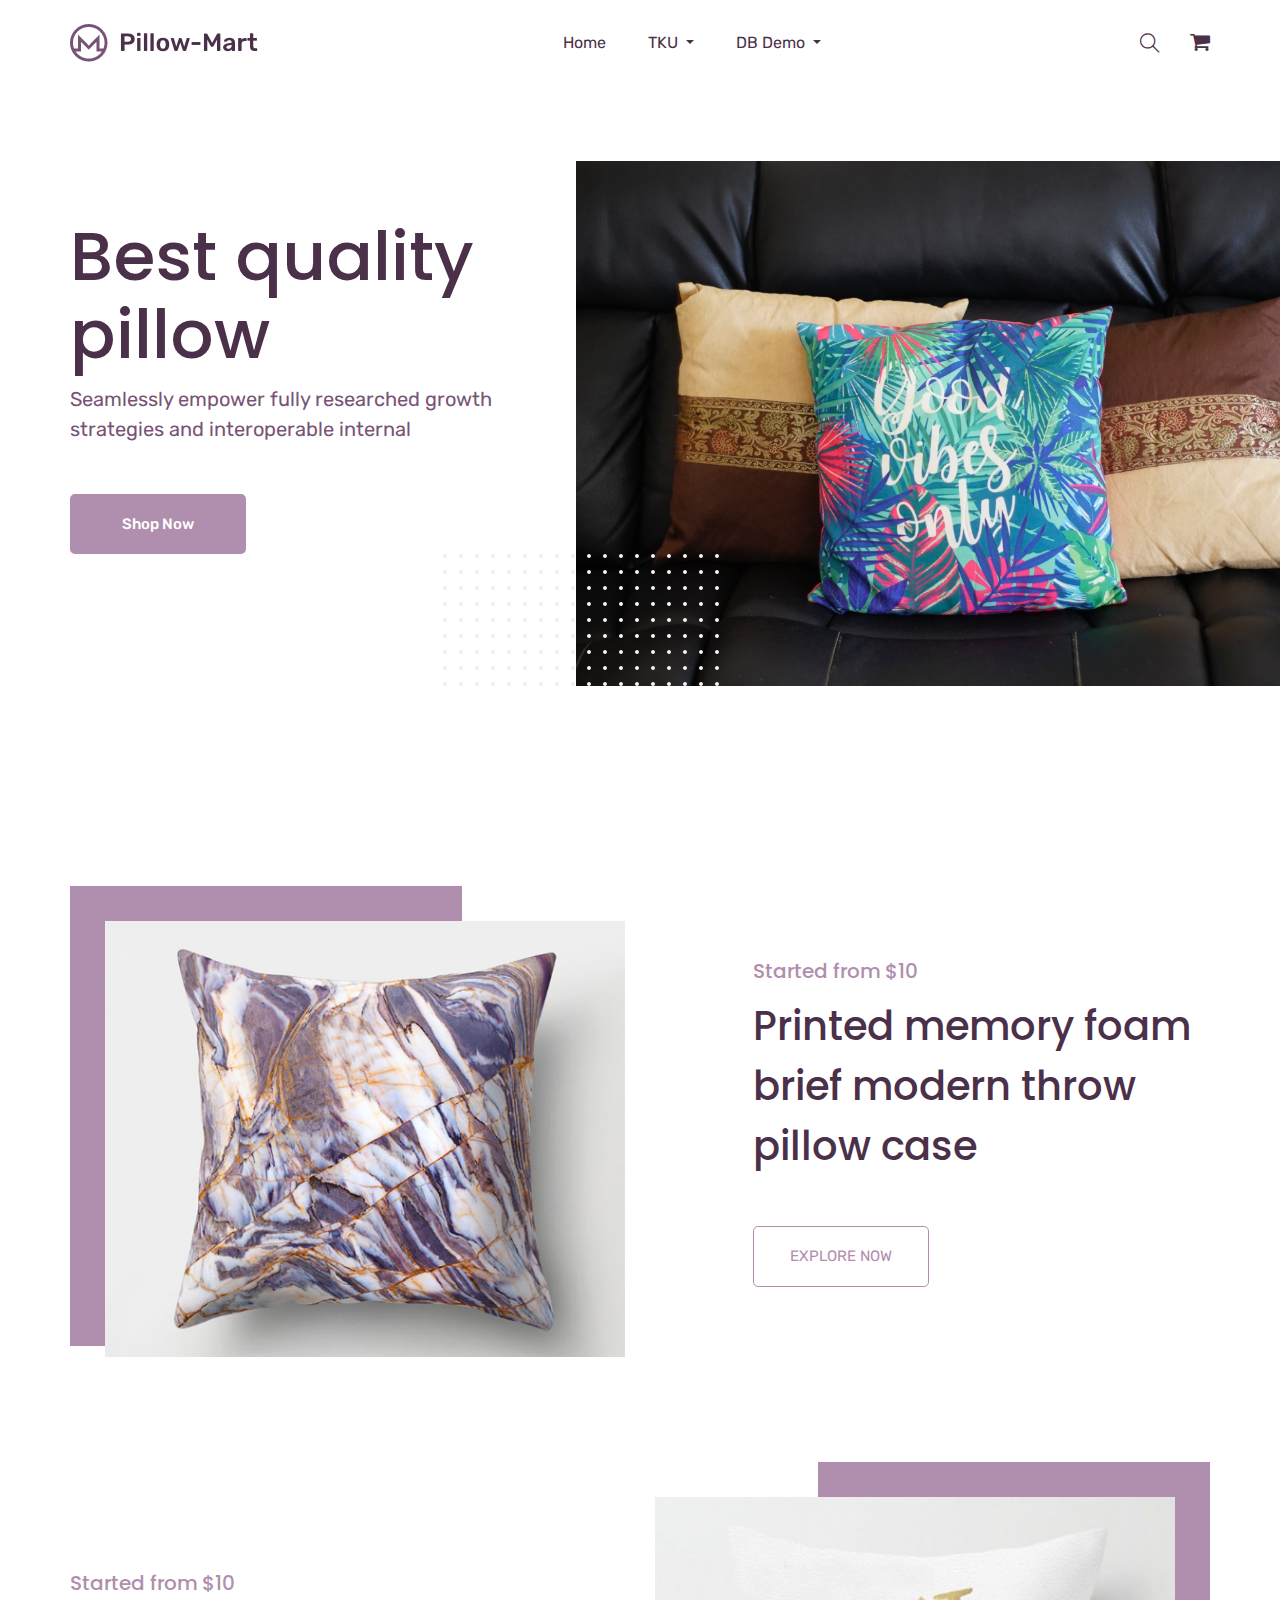
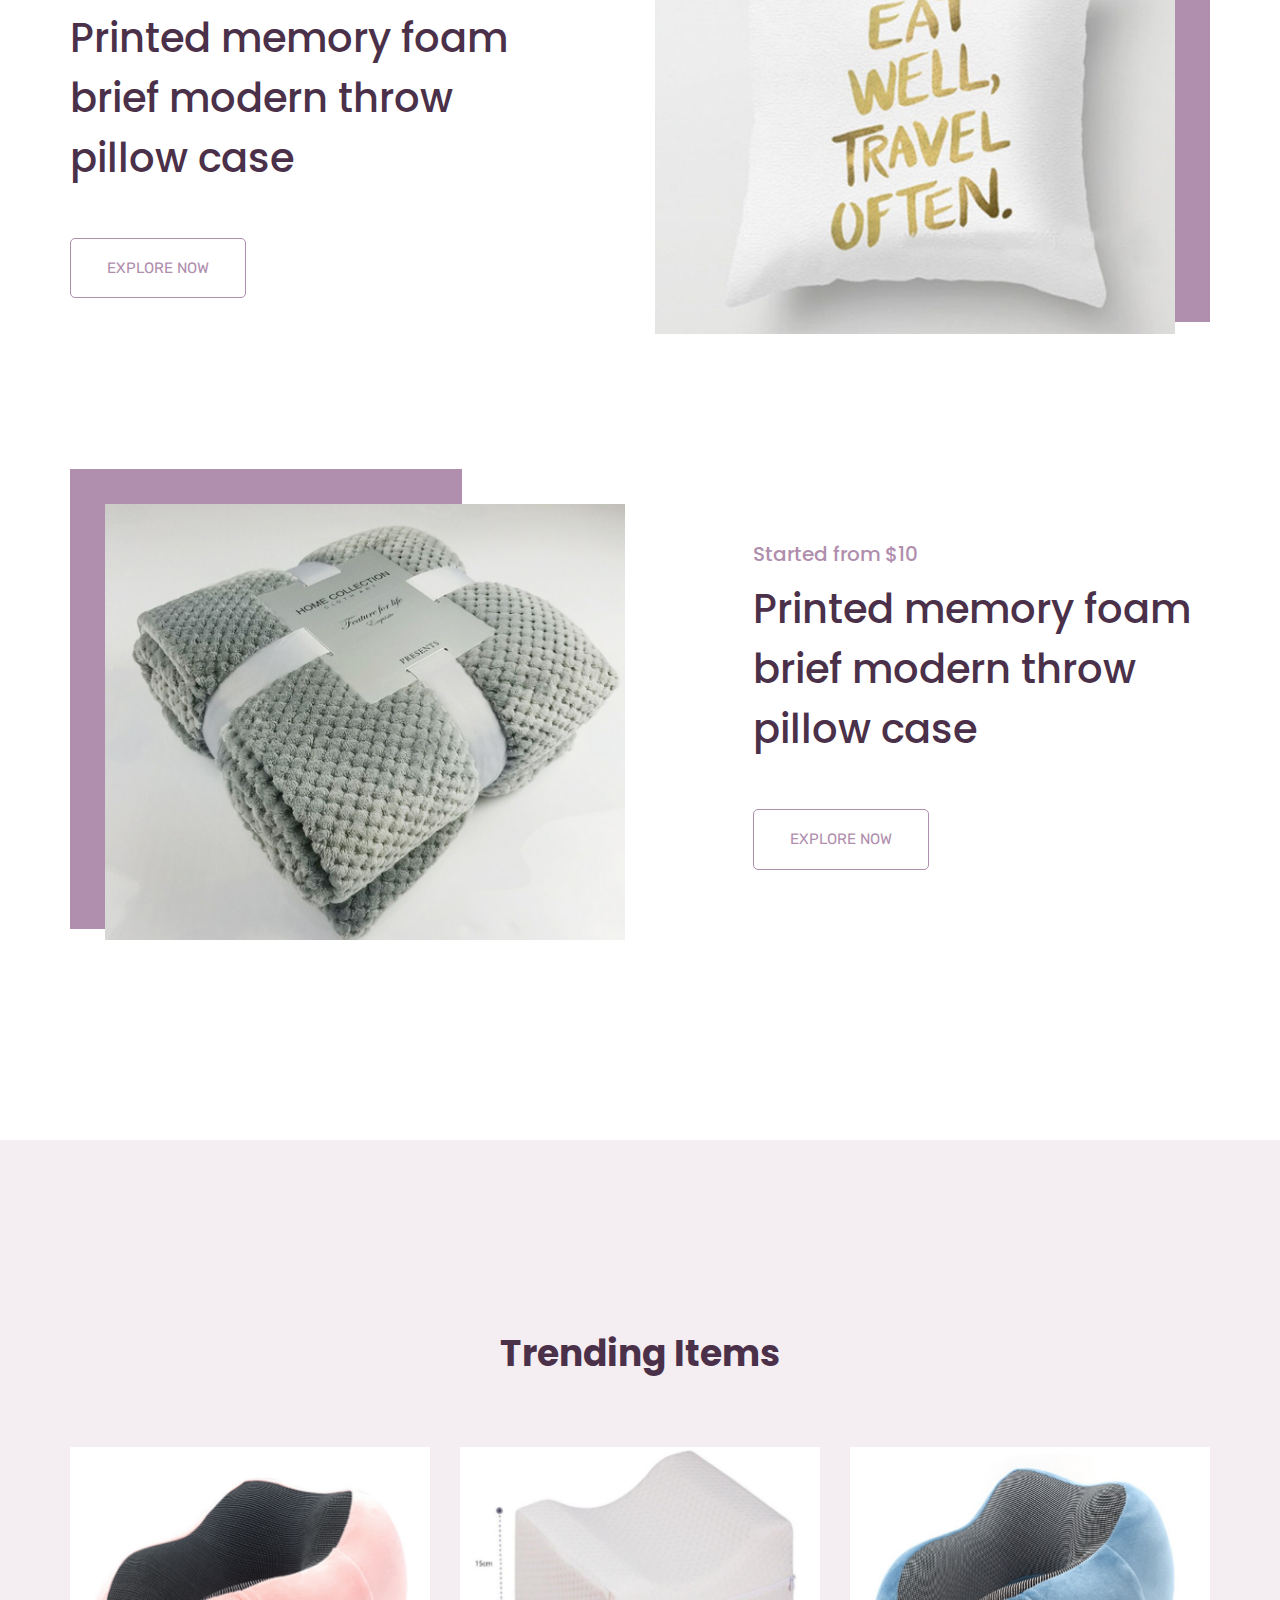
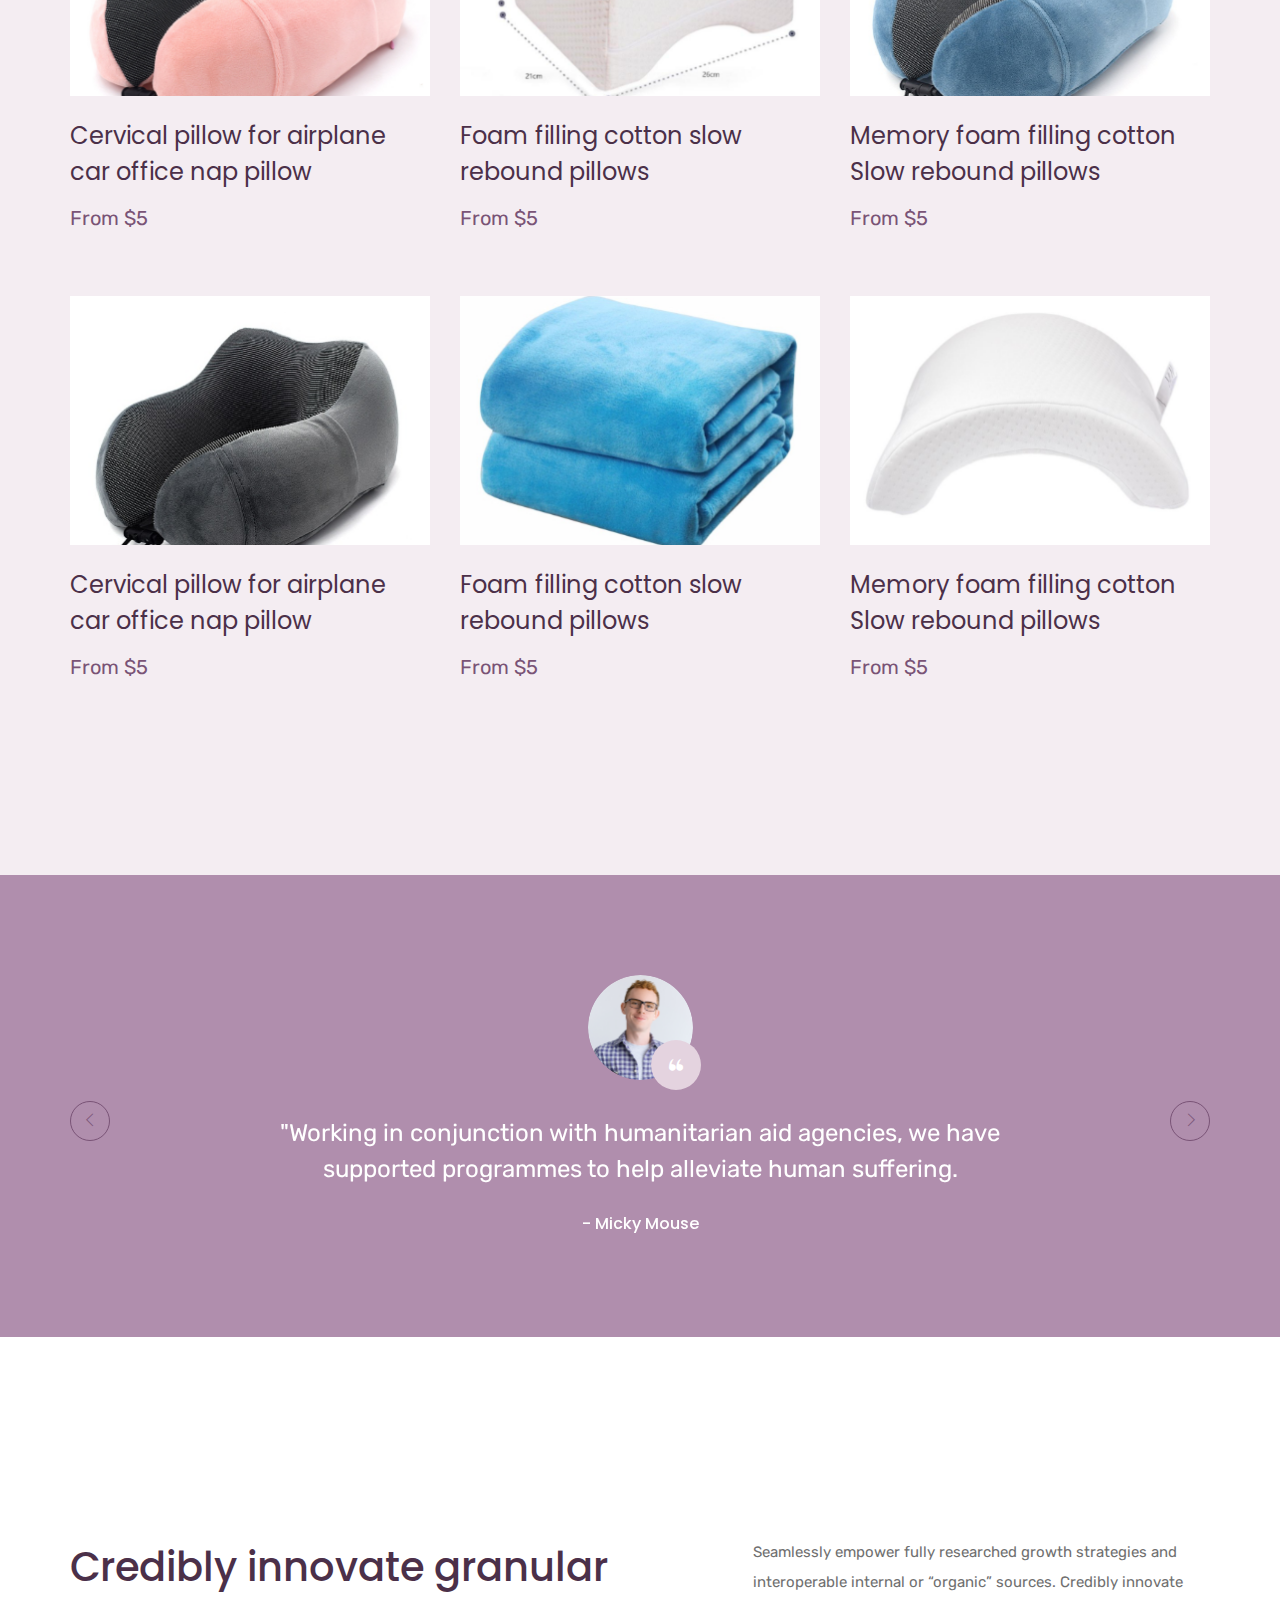
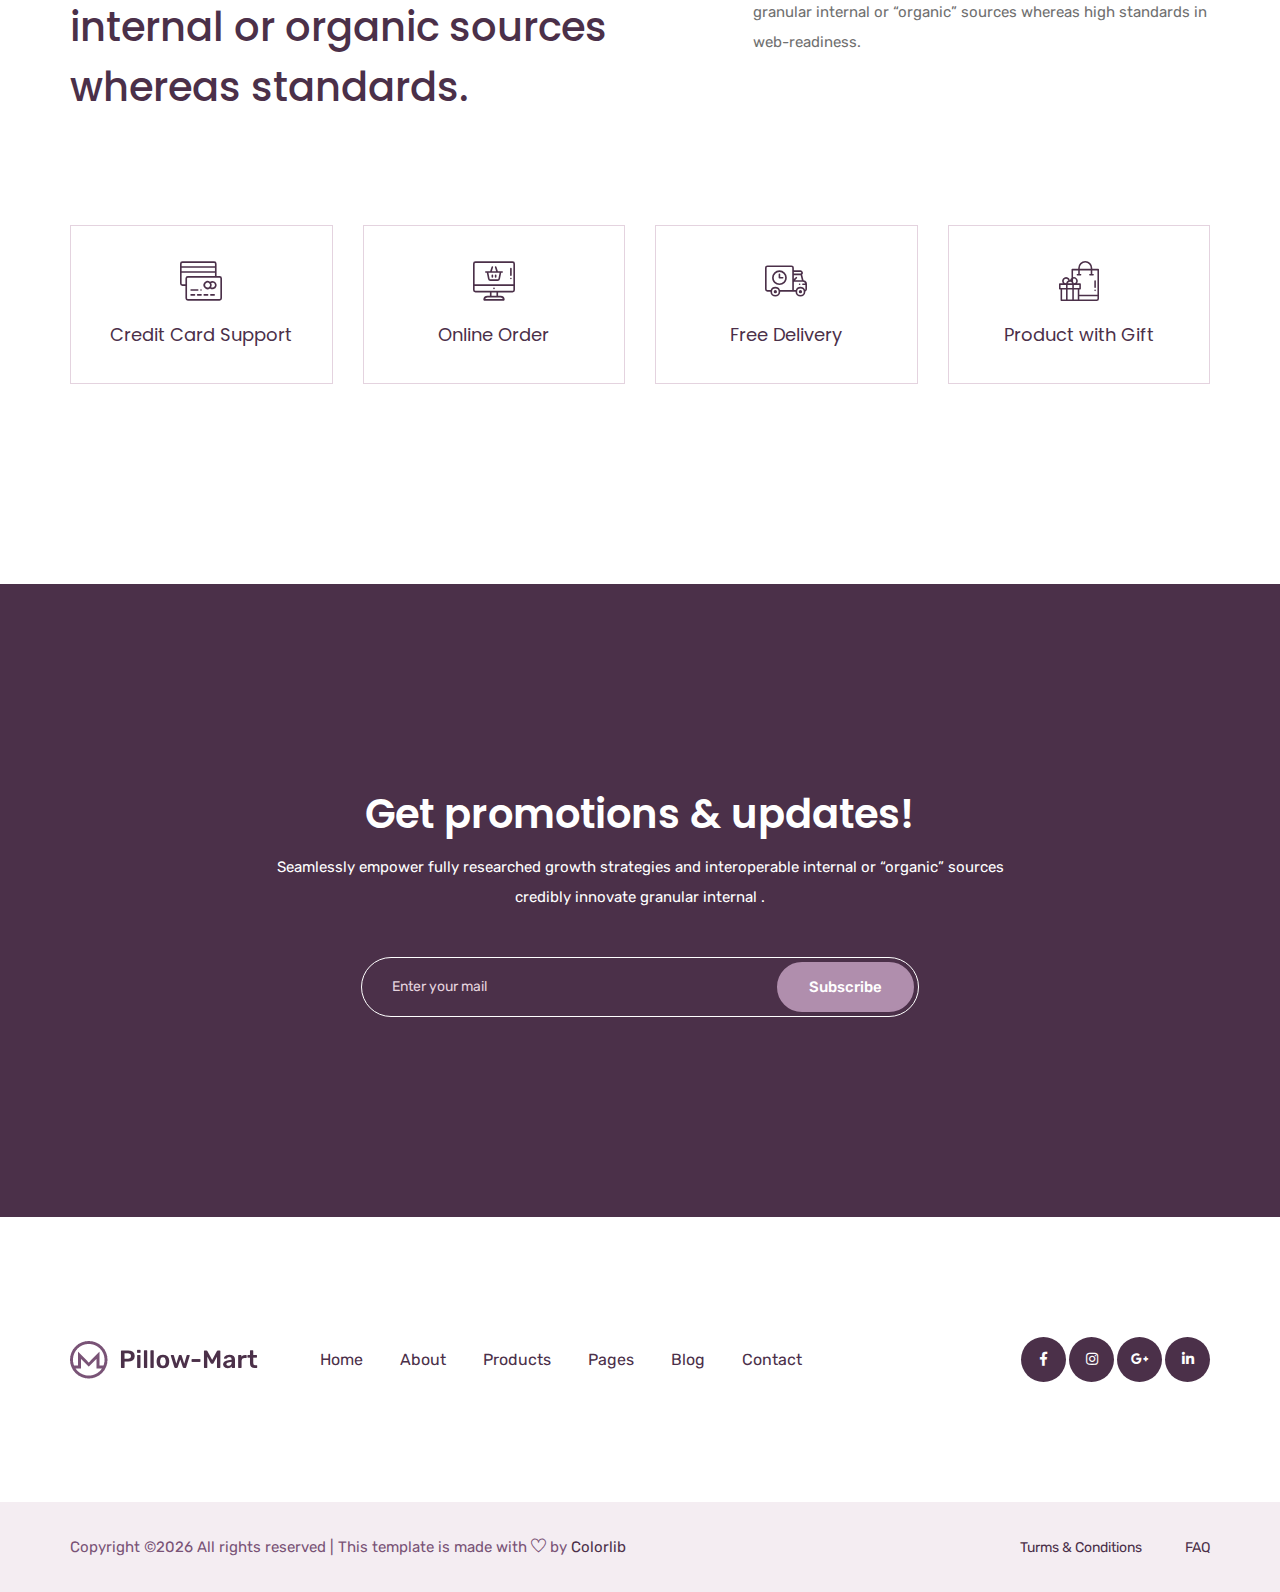
<file: blogen_app/public/index.html>
<!doctype html>
<html lang="zxx">

<head>
    <!-- Required meta tags -->
    <meta charset="utf-8">
    <meta name="viewport" content="width=device-width, initial-scale=1, shrink-to-fit=no">
    <title>pillloMart</title>
    <link rel="icon" href="img/favicon.png">
    <!-- Bootstrap CSS -->
    <link rel="stylesheet" href="css/bootstrap.min.css">
    <!-- animate CSS -->
    <link rel="stylesheet" href="css/animate.css">
    <!-- owl carousel CSS -->
    <link rel="stylesheet" href="css/owl.carousel.min.css">
    <!-- font awesome CSS -->
    <link rel="stylesheet" href="css/all.css">
    <!-- flaticon CSS -->
    <link rel="stylesheet" href="css/flaticon.css">
    <link rel="stylesheet" href="css/themify-icons.css">
    <!-- font awesome CSS -->
    <link rel="stylesheet" href="css/magnific-popup.css">
    <!-- swiper CSS -->
    <link rel="stylesheet" href="css/slick.css">
    <!-- style CSS -->
    <link rel="stylesheet" href="css/style.css">
</head>

<body>
    <!--::header part start::-->
    <header class="main_menu home_menu">
        <div class="container">
            <div class="row align-items-center justify-content-center">
                <div class="col-lg-12">
                    <nav class="navbar navbar-expand-lg navbar-light">
                        <a class="navbar-brand" href="index.html"> <img src="img/logo.png" alt="logo"> </a>
                        <button class="navbar-toggler" type="button" data-toggle="collapse"
                            data-target="#navbarSupportedContent" aria-controls="navbarSupportedContent"
                            aria-expanded="false" aria-label="Toggle navigation">
                            <span class="menu_icon"><i class="fas fa-bars"></i></span>
                        </button>

                        <div class="collapse navbar-collapse main-menu-item" id="navbarSupportedContent">
                            <ul class="navbar-nav">
                                <li class="nav-item">
                                    <a class="nav-link" href="./index.html">Home</a>
                                </li>
                                <li class="nav-item dropdown">
                                    <a class="nav-link dropdown-toggle" href="./blog.html" id="navbarDropdown_1"
                                        role="button" data-toggle="dropdown" aria-haspopup="true" aria-expanded="false">
                                        TKU
                                    </a>
                                    <div class="dropdown-menu" aria-labelledby="navbarDropdown_1">
                                        <a class="dropdown-item" href="./homework/HW1/Pokemon.html">Pokemon</a>
                                        <a class="dropdown-item" href="./homework/HW2/imageGallery.html">ImageGallery</a>
                                        <a class="dropdown-item" href="./homework/HW3/div.html">Div</a>
                                        <a class="dropdown-item" href="./homework/HW4/div+tku60.html">Div + TKU60</a>
                                        <a class="dropdown-item" href="./homework/MyClass/My class.html">My Class</a>
                                        <a class="dropdown-item" href="./homework/MyResume/My Resume.html">My Resume</a>
                                        <a class="dropdown-item" href="./homework/LearnMyself/LearnMyself.html">Learn Myself</a>
                                        <a class="dropdown-item" href="./homework/Gituploadsuccess/Gituploadsuccess.html">Git Upload Success</a>
                                        
                                    </div>
                                </li>
                                <li class="nav-item dropdown">
                                    <a class="nav-link dropdown-toggle" href="#" id="navbarDropdown_3"
                                        role="button" data-toggle="dropdown" aria-haspopup="true" aria-expanded="false">
                                        DB Demo
                                    </a>
                                    <div class="dropdown-menu" aria-labelledby="navbarDropdown_2">
                                        <a class="dropdown-item" href="./homework/learnmyself2/click.html"> Learn Myself </a>
                                        <a class="dropdown-item" href="pillowMart/classdemo"> Class Demo </a>
                                        <a class="dropdown-item" href="pillowMart/table1">Table 1</a>
                                        <a class="dropdown-item" href="pillowMart/table2">Table 2</a>
                                        <a class="dropdown-item" href="pillowMart/table12">Table 1+2</a>
                                    </div>
                                </li>
                            </ul>
                        </div>
                        <div class="hearer_icon d-flex align-items-center">
                            <a id="search_1" href="javascript:void(0)"><i class="ti-search"></i></a>
                            <a href="#">
                                <i class="flaticon-shopping-cart-black-shape"></i>
                            </a>
                        </div>
                    </nav>
                </div>
            </div>
        </div>
        <div class="search_input" id="search_input_box">
            <div class="container ">
                <form class="d-flex justify-content-between search-inner">
                    <input type="text" class="form-control" id="search_input" placeholder="Search Here">
                    <button type="submit" class="btn"></button>
                    <span class="ti-close" id="close_search" title="Close Search"></span>
                </form>
            </div>
        </div>
    </header>
    <!-- Header part end-->

    <!-- banner part start-->
    <section class="banner_part">
        <div class="container">
            <div class="row align-items-center">
                <div class="col-md-5">
                    <div class="banner_text">
                        <div class="banner_text_iner">
                            <h1>Best quality
                                pillow</h1>
                            <p>Seamlessly empower fully researched 
                                growth strategies and interoperable internal</p>
                            <a href="#" class="btn_1">shop now</a>
                        </div>
                    </div>
                </div>
            </div>
        </div>
        <div class="banner_img">
            <img src="img/banner.png" alt="#" class="img-fluid">
            <img src="img/banner_pattern.png " alt="#" class="pattern_img img-fluid">
        </div>
    </section>
    <!-- banner part start-->

    <!-- product list start-->
    <section class="single_product_list">
        <div class="container">
            <div class="row">
                <div class="col-lg-12">
                    <div class="single_product_iner">
                        <div class="row align-items-center justify-content-between">
                            <div class="col-lg-6 col-sm-6">
                                <div class="single_product_img">
                                    <img src="img/single_product_1.png" class="img-fluid" alt="#">
                                    <img src="img/product_overlay.png" alt="#" class="product_overlay img-fluid">
                                </div>
                            </div>
                            <div class="col-lg-5 col-sm-6">
                                <div class="single_product_content">
                                    <h5>Started from $10</h5>
                                    <h2> <a href="#">Printed memory foam 
                                        brief modern throw 
                                        pillow case</a> </h2>
                                    <a href="#" class="btn_3">Explore Now</a>
                                </div>
                            </div>
                        </div>
                    </div>
                    <div class="single_product_iner">
                        <div class="row align-items-center justify-content-between">
                            <div class="col-lg-6 col-sm-6">
                                <div class="single_product_img">
                                    <img src="img/single_product_2.png" class="img-fluid" alt="#">
                                    <img src="img/product_overlay.png" alt="#" class="product_overlay img-fluid">
                                </div>
                            </div>
                            <div class="col-lg-5 col-sm-6">
                                <div class="single_product_content">
                                    <h5>Started from $10</h5>
                                    <h2> <a href="#">Printed memory foam 
                                        brief modern throw 
                                        pillow case</a> </h2>
                                    <a href="#" class="btn_3">Explore Now</a>
                                </div>
                            </div>
                        </div>
                    </div>
                    <div class="single_product_iner">
                        <div class="row align-items-center justify-content-between">
                            <div class="col-lg-6 col-sm-6">
                                <div class="single_product_img">
                                    <img src="img/single_product_3.png" class="img-fluid" alt="#">
                                    <img src="img/product_overlay.png" alt="#" class="product_overlay img-fluid">
                                </div>
                            </div>
                            <div class="col-lg-5 col-sm-6">
                                <div class="single_product_content">
                                    <h5>Started from $10</h5>
                                    <h2> <a href="#">Printed memory foam 
                                            brief modern throw 
                                            pillow case</a> </h2>
                                    <a href="#" class="btn_3">Explore Now</a>
                                </div>
                            </div>
                        </div>
                    </div>
                </div>
            </div>
        </div>
    </section>
    <!-- product list end-->


    <!-- trending item start-->
    <section class="trending_items">
        <div class="container">
            <div class="row">
                <div class="col-lg-12">
                    <div class="section_tittle text-center">
                        <h2>Trending Items</h2>
                    </div>
                </div>
            </div>
            <div class="row">
                <div class="col-lg-4 col-sm-6">
                    <div class="single_product_item">
                        <div class="single_product_item_thumb">
                            <img src="img/tranding_item/tranding_item_1.png" alt="#" class="img-fluid">
                        </div>
                        <h3> <a href="#">Cervical pillow for airplane
                        car office nap pillow</a> </h3>
                        <p>From $5</p>
                    </div>
                </div>
                <div class="col-lg-4 col-sm-6">
                    <div class="single_product_item">
                        <img src="img/tranding_item/tranding_item_2.png" alt="#" class="img-fluid">
                        <h3> <a href="#">Foam filling cotton slow rebound pillows</a> </h3>
                        <p>From $5</p>
                    </div>
                </div>
                <div class="col-lg-4 col-sm-6">
                    <div class="single_product_item">
                        <img src="img/tranding_item/tranding_item_3.png" alt="#" class="img-fluid">
                        <h3> <a href="#">Memory foam filling cotton Slow rebound pillows</a> </h3>
                        <p>From $5</p>
                    </div>
                </div>
                <div class="col-lg-4 col-sm-6">
                    <div class="single_product_item">
                        <img src="img/tranding_item/tranding_item_4.png" alt="#" class="img-fluid">
                        <h3> <a href="#">Cervical pillow for airplane
                        car office nap pillow</a> </h3>
                        <p>From $5</p>
                    </div>
                </div>
                <div class="col-lg-4 col-sm-6">
                    <div class="single_product_item">
                        <img src="img/tranding_item/tranding_item_5.png" alt="#" class="img-fluid">
                        <h3> <a href="#">Foam filling cotton slow rebound pillows</a> </h3>
                        <p>From $5</p>
                    </div>
                </div>
                <div class="col-lg-4 col-sm-6">
                    <div class="single_product_item">
                        <img src="img/tranding_item/tranding_item_6.png" alt="#" class="img-fluid">
                        <h3> <a href="#">Memory foam filling cotton Slow rebound pillows</a> </h3>
                        <p>From $5</p>
                    </div>
                </div>
            </div>
        </div>
    </section>
    <!-- trending item end-->

    <!-- client review part here -->
    <section class="client_review">
        <div class="container">
            <div class="row justify-content-center">
                <div class="col-lg-8">
                    <div class="client_review_slider owl-carousel">
                        <div class="single_client_review">
                            <div class="client_img">
                                <img src="img/client.png" alt="#">
                            </div>
                            <p>"Working in conjunction with humanitarian aid agencies, we have supported programmes to help alleviate human suffering.</p>
                            <h5>- Micky Mouse</h5>
                        </div>
                        <div class="single_client_review">
                            <div class="client_img">
                                <img src="img/client_1.png" alt="#">
                            </div>
                            <p>"Working in conjunction with humanitarian aid agencies, we have supported programmes to help alleviate human suffering.</p>
                            <h5>- Micky Mouse</h5>
                        </div>
                        <div class="single_client_review">
                            <div class="client_img">
                                <img src="img/client_2.png" alt="#">
                            </div>
                            <p>"Working in conjunction with humanitarian aid agencies, we have supported programmes to help alleviate human suffering.</p>
                            <h5>- Micky Mouse</h5>
                        </div>
                    </div>
                </div>
            </div>
        </div>
    </section>
    <!-- client review part end -->


    <!-- feature part here -->
    <section class="feature_part section_padding">
        <div class="container">
            <div class="row justify-content-between">
                <div class="col-lg-6">
                    <div class="feature_part_tittle">
                        <h3>Credibly innovate granular
                        internal or organic sources
                        whereas standards.</h3>
                    </div>
                </div>
                <div class="col-lg-5">
                    <div class="feature_part_content">
                        <p>Seamlessly empower fully researched growth strategies and interoperable internal or “organic” sources. Credibly innovate granular internal or “organic” sources whereas high standards in web-readiness.</p>
                    </div>
                </div>
            </div>
            <div class="row justify-content-center">
                <div class="col-lg-3 col-sm-6">
                    <div class="single_feature_part">
                        <img src="img/icon/feature_icon_1.svg" alt="#">
                        <h4>Credit Card Support</h4>
                    </div>
                </div>
                <div class="col-lg-3 col-sm-6">
                    <div class="single_feature_part">
                        <img src="img/icon/feature_icon_2.svg" alt="#">
                        <h4>Online Order</h4>
                    </div>
                </div>
                <div class="col-lg-3 col-sm-6">
                    <div class="single_feature_part">
                        <img src="img/icon/feature_icon_3.svg" alt="#">
                        <h4>Free Delivery</h4>
                    </div>
                </div>
                <div class="col-lg-3 col-sm-6">
                    <div class="single_feature_part">
                        <img src="img/icon/feature_icon_4.svg" alt="#">
                        <h4>Product with Gift</h4>
                    </div>
                </div>
            </div>
        </div>
    </section>
    <!-- feature part end -->

    <!-- subscribe part here -->
    <section class="subscribe_part section_padding">
        <div class="container">
            <div class="row justify-content-center">
                <div class="col-lg-8">
                    <div class="subscribe_part_content">
                        <h2>Get promotions & updates!</h2>
                        <p>Seamlessly empower fully researched growth strategies and interoperable internal or “organic” sources credibly innovate granular internal .</p>
                        <div class="subscribe_form">
                            <input type="email" placeholder="Enter your mail">
                            <a href="#" class="btn_1">Subscribe</a>
                        </div>
                    </div>
                </div>
            </div>
        </div>
    </section>
    <!-- subscribe part end -->

    <!--::footer_part start::-->
    <footer class="footer_part">
        <div class="footer_iner">
            <div class="container">
                <div class="row justify-content-between align-items-center">
                    <div class="col-lg-8">
                        <div class="footer_menu">
                            <div class="footer_logo">
                                <a href="index.html"><img src="img/logo.png" alt="#"></a>
                            </div>
                            <div class="footer_menu_item">
                                <a href="index.html">Home</a>
                                <a href="#">About</a>
                                <a href="#">Products</a>
                                <a href="#">Pages</a>
                                <a href="#">Blog</a>
                                <a href="#">Contact</a>
                            </div>
                        </div>
                    </div>
                    <div class="col-lg-4">
                        <div class="social_icon">
                            <a href="#"><i class="fab fa-facebook-f"></i></a>
                            <a href="#"><i class="fab fa-instagram"></i></a>
                            <a href="#"><i class="fab fa-google-plus-g"></i></a>
                            <a href="#"><i class="fab fa-linkedin-in"></i></a>
                        </div>
                    </div>
                </div>
            </div>
        </div>
        
        <div class="copyright_part">
            <div class="container">
                <div class="row ">
                    <div class="col-lg-12">
                        <div class="copyright_text">
                            <P><!-- Link back to Colorlib can't be removed. Template is licensed under CC BY 3.0. -->
Copyright &copy;<script>document.write(new Date().getFullYear());</script> All rights reserved | This template is made with <i class="ti-heart" aria-hidden="true"></i> by <a href="https://colorlib.com" target="_blank">Colorlib</a>
<!-- Link back to Colorlib can't be removed. Template is licensed under CC BY 3.0. --></P>
                            <div class="copyright_link">
                                <a href="#">Turms & Conditions</a>
                                <a href="#">FAQ</a>
                            </div>
                        </div>
                    </div>
                </div>
            </div>
        </div>
    </footer>
    <!--::footer_part end::-->

    <!-- jquery plugins here-->
    <script src="js/jquery-1.12.1.min.js"></script>
    <!-- popper js -->
    <script src="js/popper.min.js"></script>
    <!-- bootstrap js -->
    <script src="js/bootstrap.min.js"></script>
    <!-- magnific popup js -->
    <script src="js/jquery.magnific-popup.js"></script>
    <!-- carousel js -->
    <script src="js/owl.carousel.min.js"></script>
    <script src="js/jquery.nice-select.min.js"></script>
    <!-- slick js -->
    <script src="js/slick.min.js"></script>
    <script src="js/jquery.counterup.min.js"></script>
    <script src="js/waypoints.min.js"></script>
    <script src="js/contact.js"></script>
    <script src="js/jquery.ajaxchimp.min.js"></script>
    <script src="js/jquery.form.js"></script>
    <script src="js/jquery.validate.min.js"></script>
    <script src="js/mail-script.js"></script>
    <!-- custom js -->
    <script src="js/custom.js"></script>
</body>

</html>
</file>
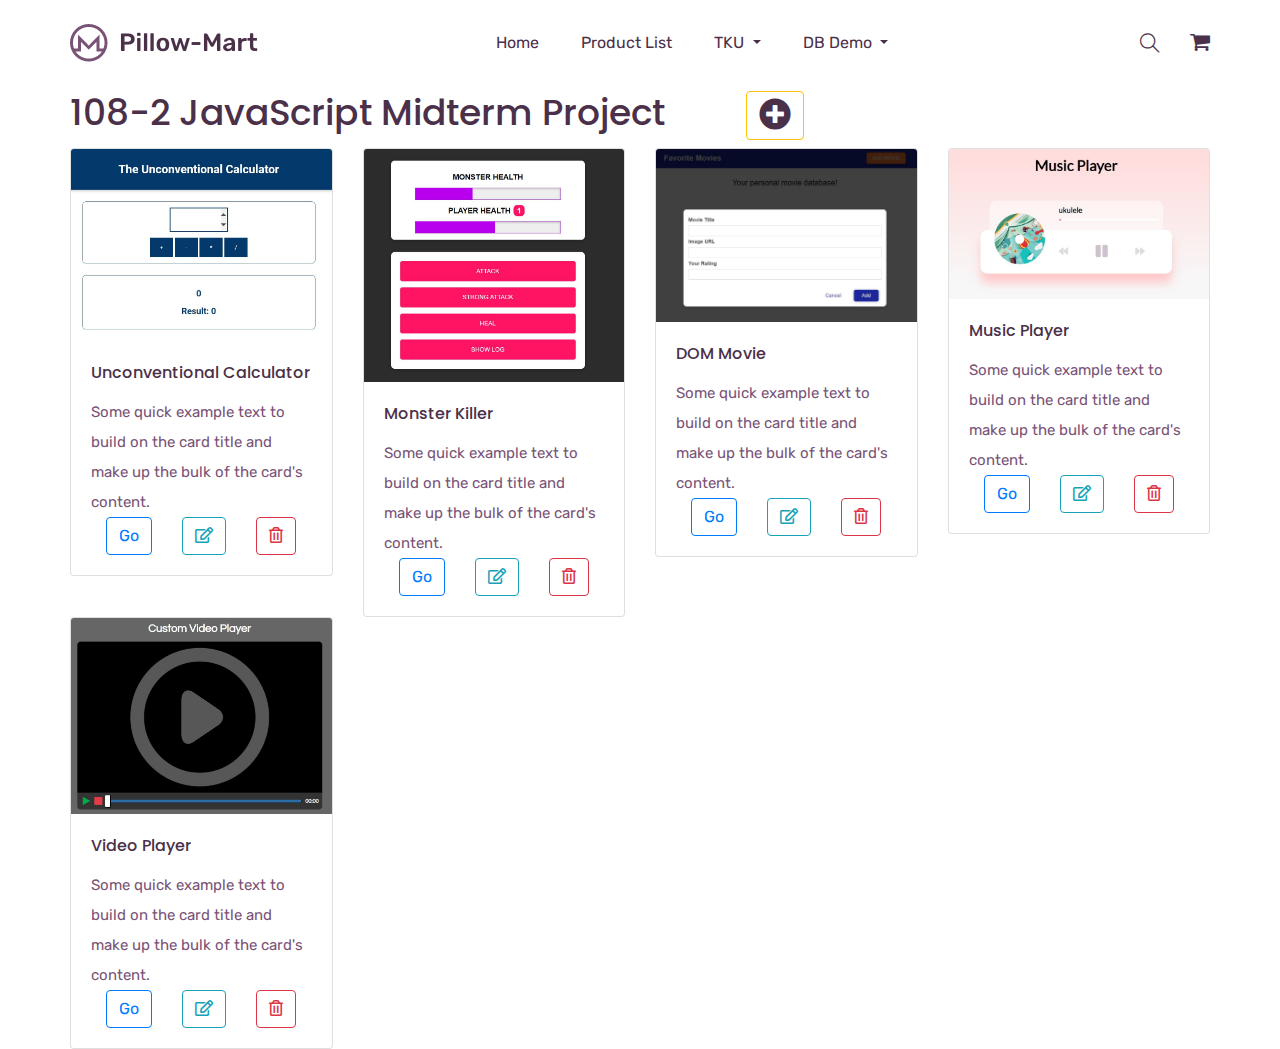
<file: blogen_app/public/midproj/index.html>
<!DOCTYPE html>
<html lang="en">
  <head>
    <meta charset="UTF-8" />
    <meta name="viewport" content="width=device-width, initial-scale=1.0" />
    <title>TKU 108-2 JavaScript Midterm Project</title>
    <link
      rel="stylesheet"
      href="https://cdnjs.cloudflare.com/ajax/libs/font-awesome/5.13.0/css/all.min.css"
    />
    <link
      rel="stylesheet"
      href="https://stackpath.bootstrapcdn.com/bootstrap/4.4.1/css/bootstrap.min.css"
      integrity="sha384-Vkoo8x4CGsO3+Hhxv8T/Q5PaXtkKtu6ug5TOeNV6gBiFeWPGFN9MuhOf23Q9Ifjh"
      crossorigin="anonymous"
    />
    <link rel="icon" href="../img/favicon.png">
    <!-- Bootstrap CSS -->
    <link rel="stylesheet" href="../css/bootstrap.min.css">
    <!-- animate CSS -->
    <link rel="stylesheet" href="../css/animate.css">
    <!-- owl carousel CSS -->
    <link rel="stylesheet" href="../css/owl.carousel.min.css">
    <!-- font awesome CSS -->
    <link rel="stylesheet" href="../css/all.css">
    <!-- flaticon CSS -->
    <link rel="stylesheet" href="../css/flaticon.css">
    <link rel="stylesheet" href="../css/themify-icons.css">
    <!-- font awesome CSS -->
    <link rel="stylesheet" href="../css/magnific-popup.css">
    <!-- swiper CSS -->
    <link rel="stylesheet" href="../css/slick.css">
    <!-- style CSS -->
    <link rel="stylesheet" href="../css/style.css">
  </head>
  <body>
    <header class="main_menu home_menu">
      <div class="container">
          <div class="row align-items-center justify-content-center">
              <div class="col-lg-12">
                  <nav class="navbar navbar-expand-lg navbar-light">
                      <a class="navbar-brand" href="../index.html"> <img src="../img/logo.png" alt="logo"> </a>
                      <button class="navbar-toggler" type="button" data-toggle="collapse"
                          data-target="#navbarSupportedContent" aria-controls="navbarSupportedContent"
                          aria-expanded="false" aria-label="Toggle navigation">
                          <span class="menu_icon"><i class="fas fa-bars"></i></span>
                      </button>

                      <div class="collapse navbar-collapse main-menu-item" id="navbarSupportedContent">
                          <ul class="navbar-nav">
                              <li class="nav-item">
                                  <a class="nav-link" href="./index.html">Home</a>
                              </li>
                              <li class="nav-item">
                                  <a class="nav-link" href="./product_list.html">Product List</a>
                              </li>
                              <li class="nav-item dropdown">
                                  <a class="nav-link dropdown-toggle" href="./blog.html" id="navbarDropdown_1"
                                      role="button" data-toggle="dropdown" aria-haspopup="true" aria-expanded="false">
                                      TKU
                                  </a>
                                  <div class="dropdown-menu" aria-labelledby="navbarDropdown_1">
                                      <a class="dropdown-item" href="./homework/HW1/Pokemon.html">Pokemon</a>
                                      <a class="dropdown-item" href="./homework/HW2/imageGallery.html">ImageGallery</a>
                                      <a class="dropdown-item" href="./homework/HW3/div.html">Div</a>
                                      <a class="dropdown-item" href="./homework/HW4/div+tku60.html">Div + TKU60</a>
                                      <a class="dropdown-item" href="./homework/MyClass/My class.html">My Class</a>
                                      <a class="dropdown-item" href="./homework/MyResume/My Resume.html">My Resume</a>
                                      <a class="dropdown-item" href="./homework/LearnMyself/LearnMyself.html">Learn Myself</a>
                                      <a class="dropdown-item" href="./homework/Gituploadsuccess/Gituploadsuccess.html">Git Upload Success</a>
                                      
                                  </div>
                              </li>
                              <li class="nav-item dropdown">
                                  <a class="nav-link dropdown-toggle" href="blog.html" id="navbarDropdown_3"
                                      role="button" data-toggle="dropdown" aria-haspopup="true" aria-expanded="false">
                                      DB Demo
                                  </a>
                                  <div class="dropdown-menu" aria-labelledby="navbarDropdown_2">
                                      <a class="dropdown-item" href="login.html"> Learn Myself </a>
                                      <a class="dropdown-item" href="./midproj/index.html"> Class Demo </a>
                                      <a class="dropdown-item" href="pillowMart/table1">Table 1</a>
                                      <a class="dropdown-item" href="confirmation.html">Table 2</a>
                                      <a class="dropdown-item" href="elements.html">Table 1+2</a>
                                  </div>
                              </li>
                          </ul>
                      </div>
                      <div class="hearer_icon d-flex align-items-center">
                          <a id="search_1" href="javascript:void(0)"><i class="ti-search"></i></a>
                          <a href="cart.html">
                              <i class="flaticon-shopping-cart-black-shape"></i>
                          </a>
                      </div>
                  </nav>
              </div>
          </div>
      </div>
      <div class="search_input" id="search_input_box">
          <div class="container ">
              <form class="d-flex justify-content-between search-inner">
                  <input type="text" class="form-control" id="search_input" placeholder="Search Here">
                  <button type="submit" class="btn"></button>
                  <span class="ti-close" id="close_search" title="Close Search"></span>
              </form>
          </div>
      </div>
  </header>

    <div class="container">
      <div id="demo-list" class="visible">
        <h1 id="mid-heading">
          108-2 JavaScript Midterm Project &nbsp &nbsp &nbsp &nbsp
          <a class="btn btn-outline-warning"
            ><i class="fas fa-plus-circle fa-2x"></i
          ></a>
        </h1>
        <!-- <div class="btn btn-warning">
          
        </div> -->
        <div class="row" id="mid-card-list">
          <div class="col-sm-6 col-md-4 col-lg-3">
            <div class="card">
              <img
                src="./img/w2-calculator.JPG"
                class="card-img-top"
                alt="..."
              />
              <div class="card-body">
                <h5 class="card-title">Unconventional Calculator</h5>
                <p class="card-text">
                  Some quick example text to build on the card title and make up
                  the bulk of the card's content.
                </p>
                <div class="d-flex justify-content-around align-items-center">
                  <a
                    href="#"
                    onclick="showDemo('calculator')"
                    class="btn btn-outline-primary"
                  >
                    Go
                  </a>
                  <div class="btn btn-outline-info">
                    <i class="far fa-edit"></i>
                  </div>
                  <div class="btn btn-outline-danger">
                    <i class="far fa-trash-alt"></i>
                  </div>
                </div>
              </div>
            </div>
          </div>
          <div class="col-sm-6 col-md-4 col-lg-3">
            <div class="card">
              <img src="./img/w4-monster.JPG" class="card-img-top" alt="..." />
              <div class="card-body">
                <h5 class="card-title">Monster Killer</h5>
                <p class="card-text">
                  Some quick example text to build on the card title and make up
                  the bulk of the card's content.
                </p>
                <div class="d-flex justify-content-around align-items-center">
                  <a
                    href="#"
                    onclick="showDemo('monster')"
                    class="btn btn-outline-primary"
                  >
                    Go
                  </a>
                  <div class="btn btn-outline-info">
                    <i class="far fa-edit"></i>
                  </div>
                  <div class="btn btn-outline-danger">
                    <i class="far fa-trash-alt"></i>
                  </div>
                </div>
              </div>
            </div>
          </div>
          <div class="col-sm-6 col-md-4 col-lg-3">
            <div class="card">
              <img
                src="./img/w6-dom-movie.JPG"
                class="card-img-top"
                alt="..."
              />
              <div class="card-body">
                <h5 class="card-title">DOM Movie</h5>
                <p class="card-text">
                  Some quick example text to build on the card title and make up
                  the bulk of the card's content.
                </p>
                <div class="d-flex justify-content-around align-items-center">
                  <a
                    href="#"
                    onclick="showDemo('dom-movie')"
                    class="btn btn-outline-primary"
                  >
                    Go
                  </a>
                  <div class="btn btn-outline-info">
                    <i class="far fa-edit"></i>
                  </div>
                  <div class="btn btn-outline-danger">
                    <i class="far fa-trash-alt"></i>
                  </div>
                </div>
              </div>
            </div>
          </div>
          <div class="col-sm-6 col-md-4 col-lg-3">
            <div class="card">
              <img
                src="./img/w3-music-player.JPG"
                class="card-img-top"
                alt="..."
              />
              <div class="card-body">
                <h5 class="card-title">Music Player</h5>
                <p class="card-text">
                  Some quick example text to build on the card title and make up
                  the bulk of the card's content.
                </p>
                <div class="d-flex justify-content-around align-items-center">
                  <a
                    href="#"
                    onclick="showDemo('music-player')"
                    class="btn btn-outline-primary"
                  >
                    Go
                  </a>
                  <div class="btn btn-outline-info">
                    <i class="far fa-edit"></i>
                  </div>
                  <div class="btn btn-outline-danger">
                    <i class="far fa-trash-alt"></i>
                  </div>
                </div>
              </div>
            </div>
          </div>
          <div class="col-sm-6 col-md-4 col-lg-3">
            <div class="card">
              <img
                src="./img/w6-video-player.JPG"
                class="card-img-top"
                alt="..."
              />
              <div class="card-body">
                <h5 class="card-title">Video Player</h5>
                <p class="card-text">
                  Some quick example text to build on the card title and make up
                  the bulk of the card's content.
                </p>
                <div class="d-flex justify-content-around align-items-center">
                  <a
                    href="#"
                    onclick="showDemo('music-player')"
                    class="btn btn-outline-primary"
                  >
                    Go
                  </a>
                  <div class="btn btn-outline-info">
                    <i class="far fa-edit"></i>
                  </div>
                  <div class="btn btn-outline-danger">
                    <i class="far fa-trash-alt"></i>
                  </div>
                </div>
              </div>
            </div>
          </div>
        </div>
      </div>
      <div id="demo" class="invisible"></div>
    </div>
    <script
      src="https://code.jquery.com/jquery-3.4.1.slim.min.js"
      integrity="sha384-J6qa4849blE2+poT4WnyKhv5vZF5SrPo0iEjwBvKU7imGFAV0wwj1yYfoRSJoZ+n"
      crossorigin="anonymous"
    ></script>
    <script
      src="https://cdn.jsdelivr.net/npm/popper.js@1.16.0/dist/umd/popper.min.js"
      integrity="sha384-Q6E9RHvbIyZFJoft+2mJbHaEWldlvI9IOYy5n3zV9zzTtmI3UksdQRVvoxMfooAo"
      crossorigin="anonymous"
    ></script>
    <script
      src="https://stackpath.bootstrapcdn.com/bootstrap/4.4.1/js/bootstrap.min.js"
      integrity="sha384-wfSDF2E50Y2D1uUdj0O3uMBJnjuUD4Ih7YwaYd1iqfktj0Uod8GCExl3Og8ifwB6"
      crossorigin="anonymous"
    ></script>
    <script src="./js/script.js"></script>
    <script src="../js/jquery-1.12.1.min.js"></script>
    <script src="../js/popper.min.js"></script>
    <script src="../js/jquery.magnific-popup.js"></script>
    <script src="../js/owl.carousel.min.js"></script>
    <script src="../js/jquery.nice-select.min.js"></script>
    <script src="../js/slick.min.js"></script>
    <script src="../js/jquery.counterup.min.js"></script>
    <script src="../js/waypoints.min.js"></script>
    <script src="../js/contact.js"></script>
    <script src="../js/jquery.ajaxchimp.min.js"></script>
    <script src="../js/jquery.form.js"></script>
    <script src="../js/jquery.validate.min.js"></script>
    <script src="../js/mail-script.js"></script>
    <script src="../js/custom.js"></script>
  </body>
</html>
</file>
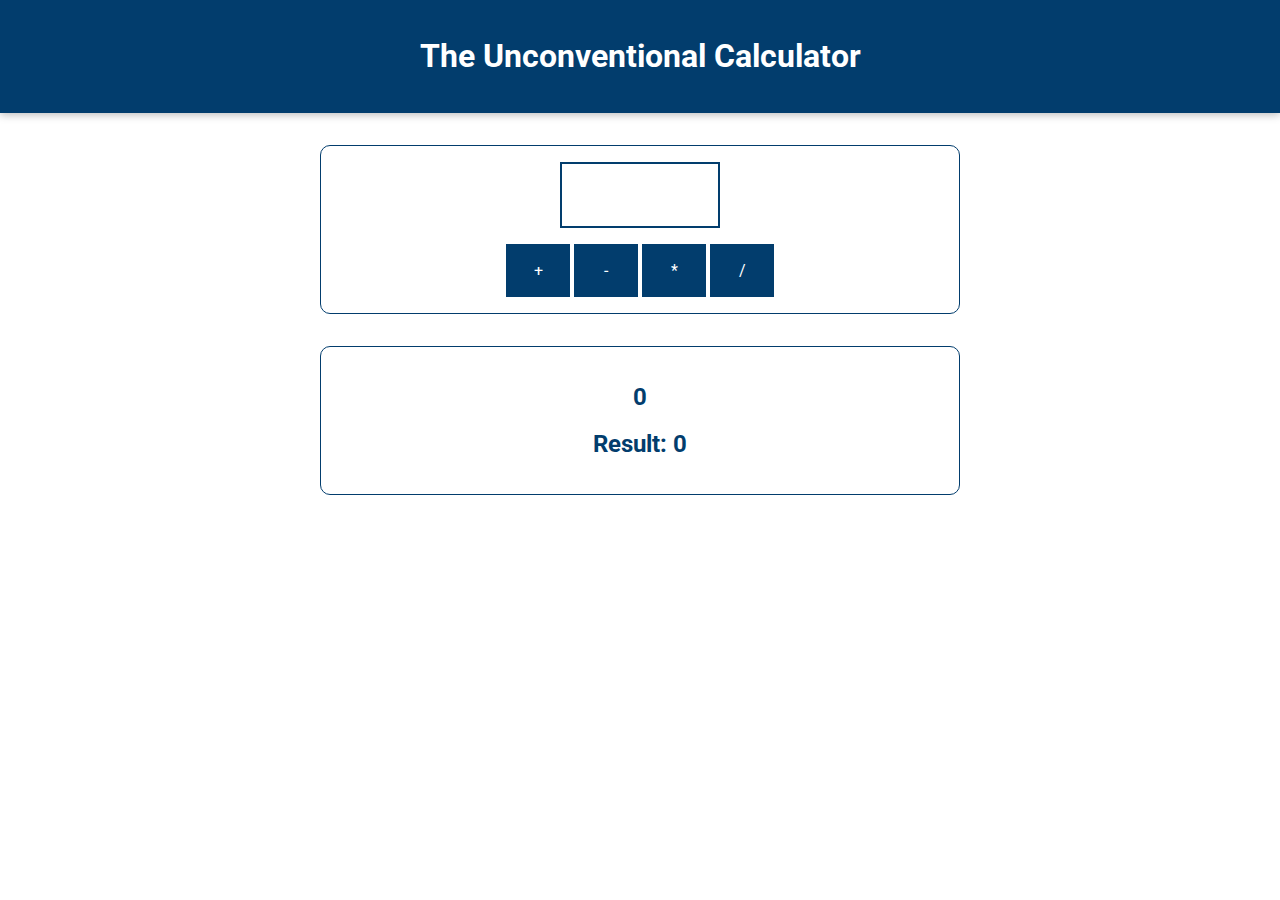
<file: blogen_app/public/midproj/w2-calculator/index.html>
<!DOCTYPE html>
<html lang="en">
  <head>
    <meta charset="UTF-8" />
    <meta name="viewport" content="width=device-width, initial-scale=1.0" />
    <meta http-equiv="X-UA-Compatible" content="ie=edge" />
    <title>Basics</title>
    <link
      href="https://fonts.googleapis.com/css?family=Roboto:400,700&display=swap"
      rel="stylesheet"
    />
    <link rel="stylesheet" href="assets/styles/app.css" />
  </head>
  <body>
    <header>
      <h1>The Unconventional Calculator</h1>
    </header>

    <section id="calculator">
      <input type="number" id="input-number" />
      <div id="calc-actions">
        <button type="button" id="btn-add">+</button>
        <button type="button" id="btn-subtract">-</button>
        <button type="button" id="btn-multiply">*</button>
        <button type="button" id="btn-divide">/</button>
      </div>
    </section>
    <section id="results">
      <h2 id="current-calculation">0</h2>
      <h2>Result: <span id="current-result">0</span></h2>
    </section>
    <script src="assets/scripts/vendor.js"></script>
    <script src="assets/scripts/app.js"></script>
  </body>
</html>
</file>
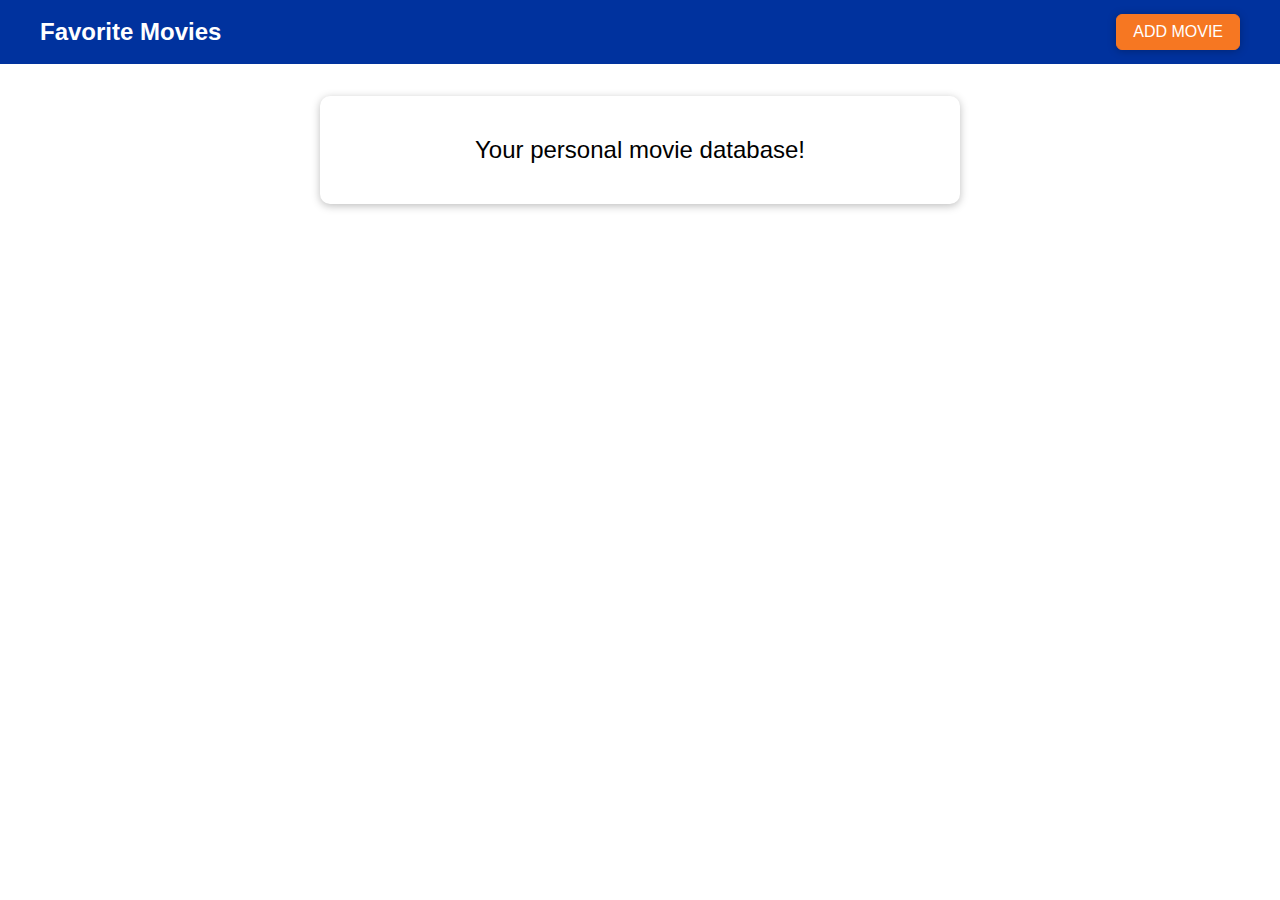
<file: blogen_app/public/midproj/w7-dom-movie/index.html>
<!DOCTYPE html>
<html lang="en">
  <head>
    <meta charset="UTF-8" />
    <meta name="viewport" content="width=device-width, initial-scale=1.0" />
    <meta http-equiv="X-UA-Compatible" content="ie=edge" />
    <title>Favorite Movies</title>
    <link rel="stylesheet" href="assets/styles/app.css" />
    <script src="assets/scripts/app.js" defer></script>
  </head>
  <body>
    <div id="backdrop"></div>
    <div class="modal card" id="add-modal">
      <div class="modal__content">
        <label for="title">Movie Title</label>
        <input type="text" name="title" id="title" />
        <label for="image-url">Image URL</label>
        <input type="text" name="image-url" id="image-url" />
        <label for="rating">Your Rating</label>
        <input
          type="number"
          step="1"
          max="5"
          min="1"
          name="rating"
          id="rating"
        />
      </div>
      <div class="modal__actions">
        <button class="btn btn--passive">Cancel</button>
        <button class="btn btn--success">Add</button>
      </div>
    </div>
    <div class="modal card" id="delete-modal">
      <h2 class="modal__title">Are you sure?</h2>
      <p class="modal__content">
        Are you sure you want to delete this item? This action can't be made
        undone!
      </p>
      <div class="modal__actions">
        <button class="btn btn--passive">No (Cancel)</button>
        <button class="btn btn--danger">Yes</button>
      </div>
    </div>

    <header>
      <h1>Favorite Movies</h1>
      <button>ADD MOVIE</button>
    </header>

    <main>
      <section id="entry-text" class="card">
        <p>Your personal movie database!</p>
      </section>
      <ul id="movie-list">
        
      </ul>
    </main>
  </body>
</html>
</file>
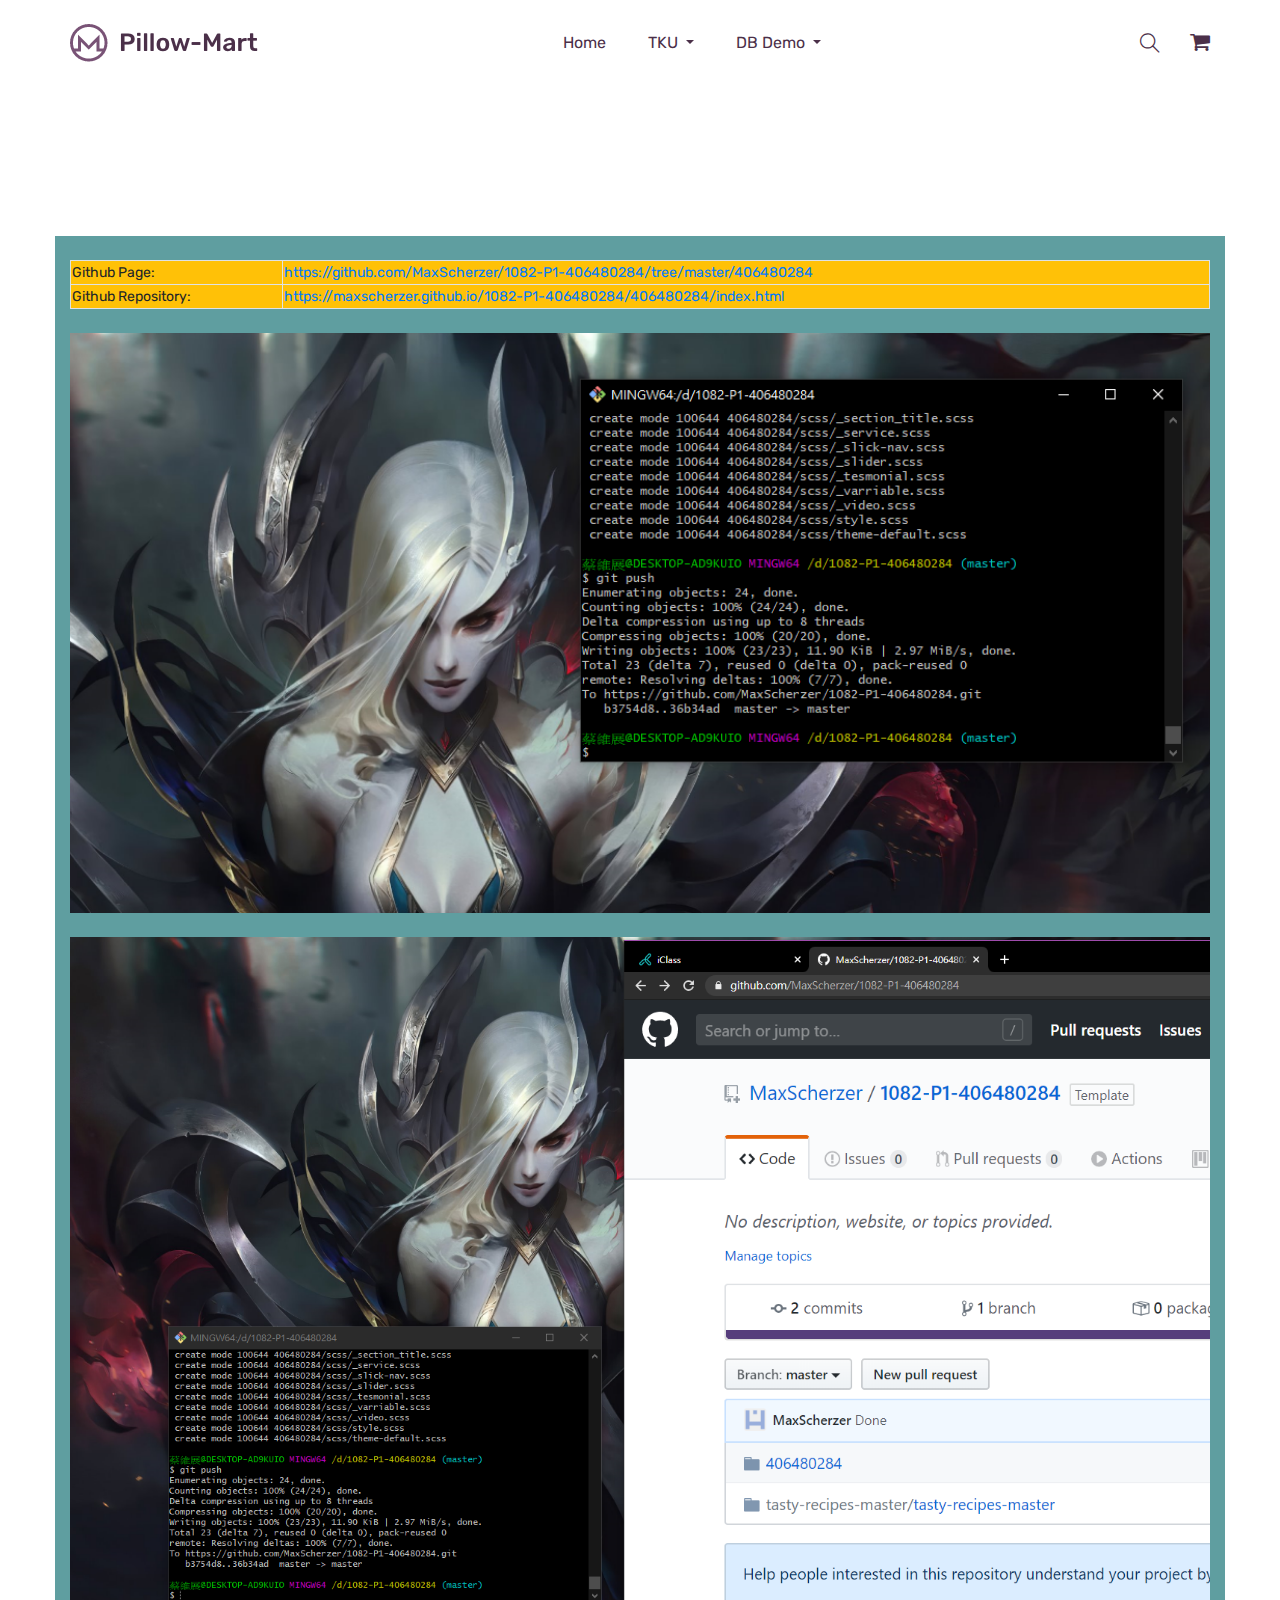
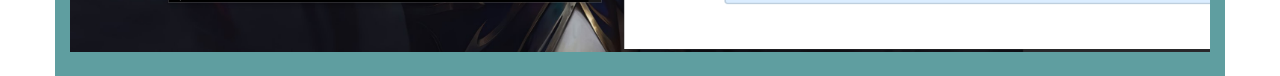
<file: blogen_app/public/homework/Gituploadsuccess/Gituploadsuccess.html>
<!DOCTYPE html>
<html lang="en">
<head>
    <meta charset="UTF-8">
    <meta name="viewport" content="width=device-width, initial-scale=1.0">
    <title>Github</title>
    <link rel="stylesheet" href="../../css/bootstrap.min.css">
    <link rel="stylesheet" href="../../css/animate.css">
    <link rel="stylesheet" href="../../css/owl.carousel.min.css">
    <link rel="stylesheet" href="../../css/all.css">
    <link rel="stylesheet" href="../../css/flaticon.css">
    <link rel="stylesheet" href="../../css/themify-icons.css">
    <link rel="stylesheet" href="../../css/magnific-popup.css">
    <link rel="stylesheet" href="../../css/slick.css">
    <link rel="stylesheet" href="../../css/style.css">
</head>
<body>
  <header class="main_menu home_menu">
    <div class="container">
        <div class="row align-items-center justify-content-center">
            <div class="col-lg-12">
                <nav class="navbar navbar-expand-lg navbar-light">
                    <a class="navbar-brand" href="../../index.html"> <img src="../../img/logo.png" alt="logo"> </a>
                    <button class="navbar-toggler" type="button" data-toggle="collapse"
                        data-target="#navbarSupportedContent" aria-controls="navbarSupportedContent"
                        aria-expanded="false" aria-label="Toggle navigation">
                        <span class="menu_icon"><i class="fas fa-bars"></i></span>
                    </button>

                    <div class="collapse navbar-collapse main-menu-item" id="navbarSupportedContent">
                        <ul class="navbar-nav">
                            <li class="nav-item">
                                <a class="nav-link" href="../../index.html">Home</a>
                            </li>
                            <li class="nav-item dropdown">
                                <a class="nav-link dropdown-toggle" id="navbarDropdown_1"
                                    role="button" data-toggle="dropdown" aria-haspopup="true" aria-expanded="false">
                                    TKU
                                </a>
                                <div class="dropdown-menu" aria-labelledby="navbarDropdown_1">
                                    <a class="dropdown-item" href="../../homework/HW1/Pokemon.html">Pokemon</a>
                                    <a class="dropdown-item" href="../../homework/HW2/imageGallery.html">ImageGallery</a>
                                    <a class="dropdown-item" href="../../homework/HW3/div.html">Div</a>
                                    <a class="dropdown-item" href="../../homework/HW4/div+tku60.html">Div + TKU60</a>
                                    <a class="dropdown-item" href="../../homework/MyClass/My class.html">My Class</a>
                                    <a class="dropdown-item" href="../../homework/MyResume/My Resume.html">My Resume</a>
                                    <a class="dropdown-item" href="../../homework/LearnMyself/LearnMyself.html">Learn Myself</a>
                                    <a class="dropdown-item" href="../../homework/Gituploadsuccess/Gituploadsuccess.html">Git Upload Success</a>
                                    
                                </div>
                            </li>
                            <li class="nav-item dropdown">
                                <a class="nav-link dropdown-toggle" href="blog.html" id="navbarDropdown_3"
                                    role="button" data-toggle="dropdown" aria-haspopup="true" aria-expanded="false">
                                    DB Demo
                                </a>
                                <div class="dropdown-menu" aria-labelledby="navbarDropdown_2">
                                  <a class="dropdown-item" href="../learnmyself2/click.html"> Learn Myself </a>
                                  <a class="dropdown-item" href="../../pillowMart/classdemo"> Class Demo </a>
                                  <a class="dropdown-item" href="../../pillowMart/table1">Table 1</a>
                                  <a class="dropdown-item" href="../../pillowMart/table2">Table 2</a>
                                  <a class="dropdown-item" href="../../pillowMart/table12">Table 1+2</a>
                              </div>
                            </li>
                        </ul>
                    </div>
                    <div class="hearer_icon d-flex align-items-center">
                        <a id="search_1" href="javascript:void(0)"><i class="ti-search"></i></a>
                        <a href="#">
                            <i class="flaticon-shopping-cart-black-shape"></i>
                        </a>
                    </div>
                </nav>
            </div>
        </div>
    </div>
    <div class="search_input" id="search_input_box">
        <div class="container ">
            <form class="d-flex justify-content-between search-inner">
                <input type="text" class="form-control" id="search_input" placeholder="Search Here">
                <button type="submit" class="btn"></button>
                <span class="ti-close" id="close_search" title="Close Search"></span>
            </form>
        </div>
    </div>
</header>
    <div class="container" style="margin-top: 150px;"></div>
    <div class="container" style="background-color: cadetblue; margin-top: 70px;">
      <div class="row">
        <div class="col">
          <table class="table-bordered bg-warning my-4 w-100">
            <tr>
              <td>Github Page:</td>
              <td>
                <a
                  href="https://github.com/MaxScherzer/1082-P1-406480284/tree/master/406480284"
                  >https://github.com/MaxScherzer/1082-P1-406480284/tree/master/406480284</a
                >
              </td>
            </tr>
            <tr>
              <td>Github Repository:</td>
              <td>
                <a
                  href="https://maxscherzer.github.io/1082-P1-406480284/406480284/index.html"
                  >https://maxscherzer.github.io/1082-P1-406480284/406480284/index.html</a
                >
              </td>
            </tr>
          </table>
          <div>
            <img src="g1.png" class="img-fluid mb-4 w-100" alt="" />
          </div>
          <div>
            <img src="g2.png" class="img-fluid mb-4 w-100" alt="" />
          </div>
        </div>
      </div>
    </div>
    <script src="../../js/jquery-1.12.1.min.js"></script>
    <script src="../../js/popper.min.js"></script>
    <script src="../../js/bootstrap.min.js"></script>
    <script src="../../js/jquery.magnific-popup.js"></script>
    <script src="../../js/owl.carousel.min.js"></script>
    <script src="../../js/jquery.nice-select.min.js"></script>
    <script src="../../js/slick.min.js"></script>
    <script src="../../js/jquery.counterup.min.js"></script>
    <script src="../../js/waypoints.min.js"></script>
    <script src="../../js/contact.js"></script>
    <script src="../../js/jquery.ajaxchimp.min.js"></script>
    <script src="../../js/jquery.form.js"></script>
    <script src="../../js/jquery.validate.min.js"></script>
    <script src="../../js/mail-script.js"></script>
    <script src="../../js/custom.js"></script>
</body>
</html>
</file>
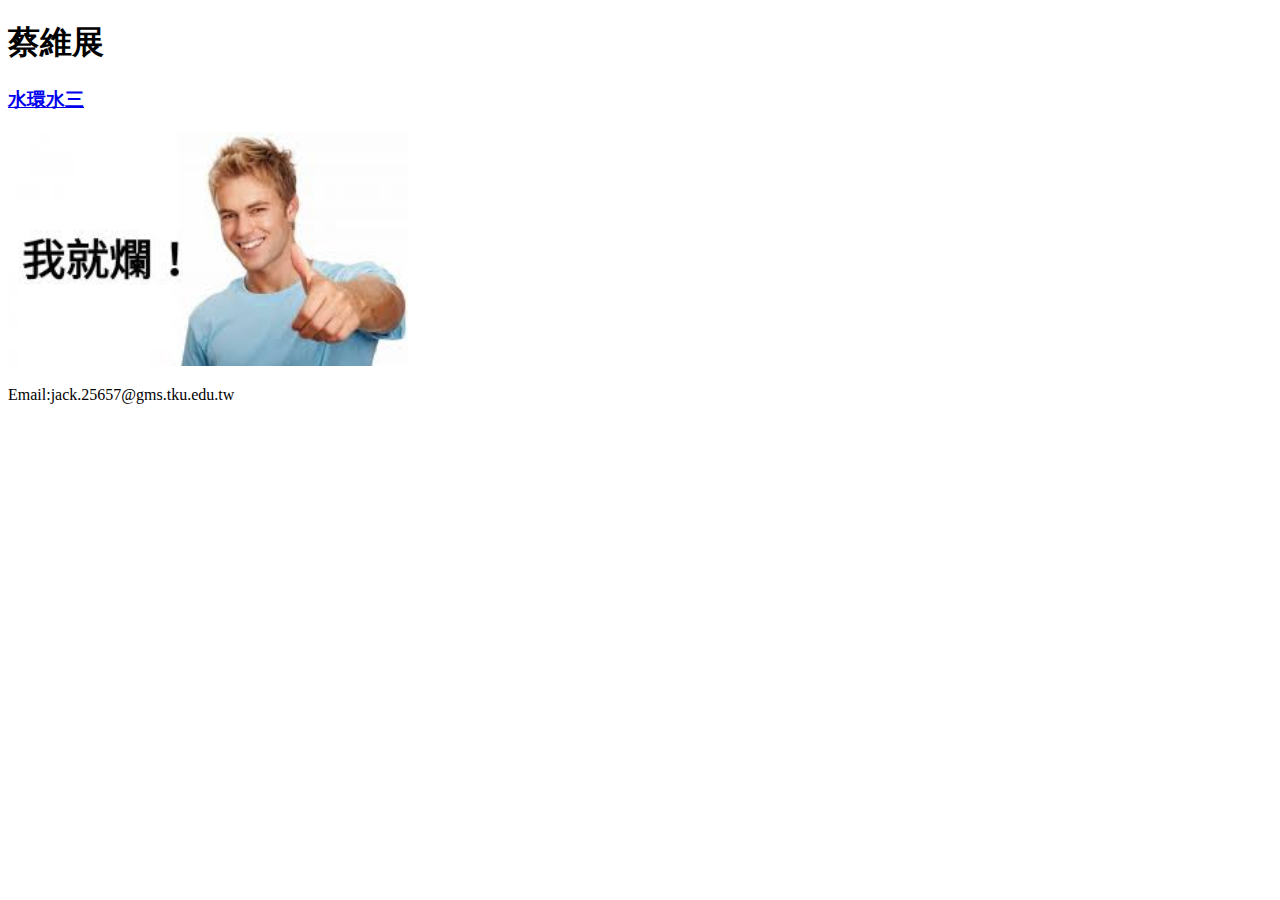
<file: blogen_app/public/homework/HW1/Intro.html>
<!DOCTYPE html>
<html>
  <head>
    <meta charset="UTF-8" />
    <title>My First Intro</title>
  </head>
  <body>
    <h1>
      蔡維展
    </h1>
    <h3><a href="http://www.tku.edu.tw">水環水三</a></h3>
    <img src="下載.jpg" width="400px" />
    <p>Email:jack.25657@gms.tku.edu.tw</p>
  </body>
</html>
</file>
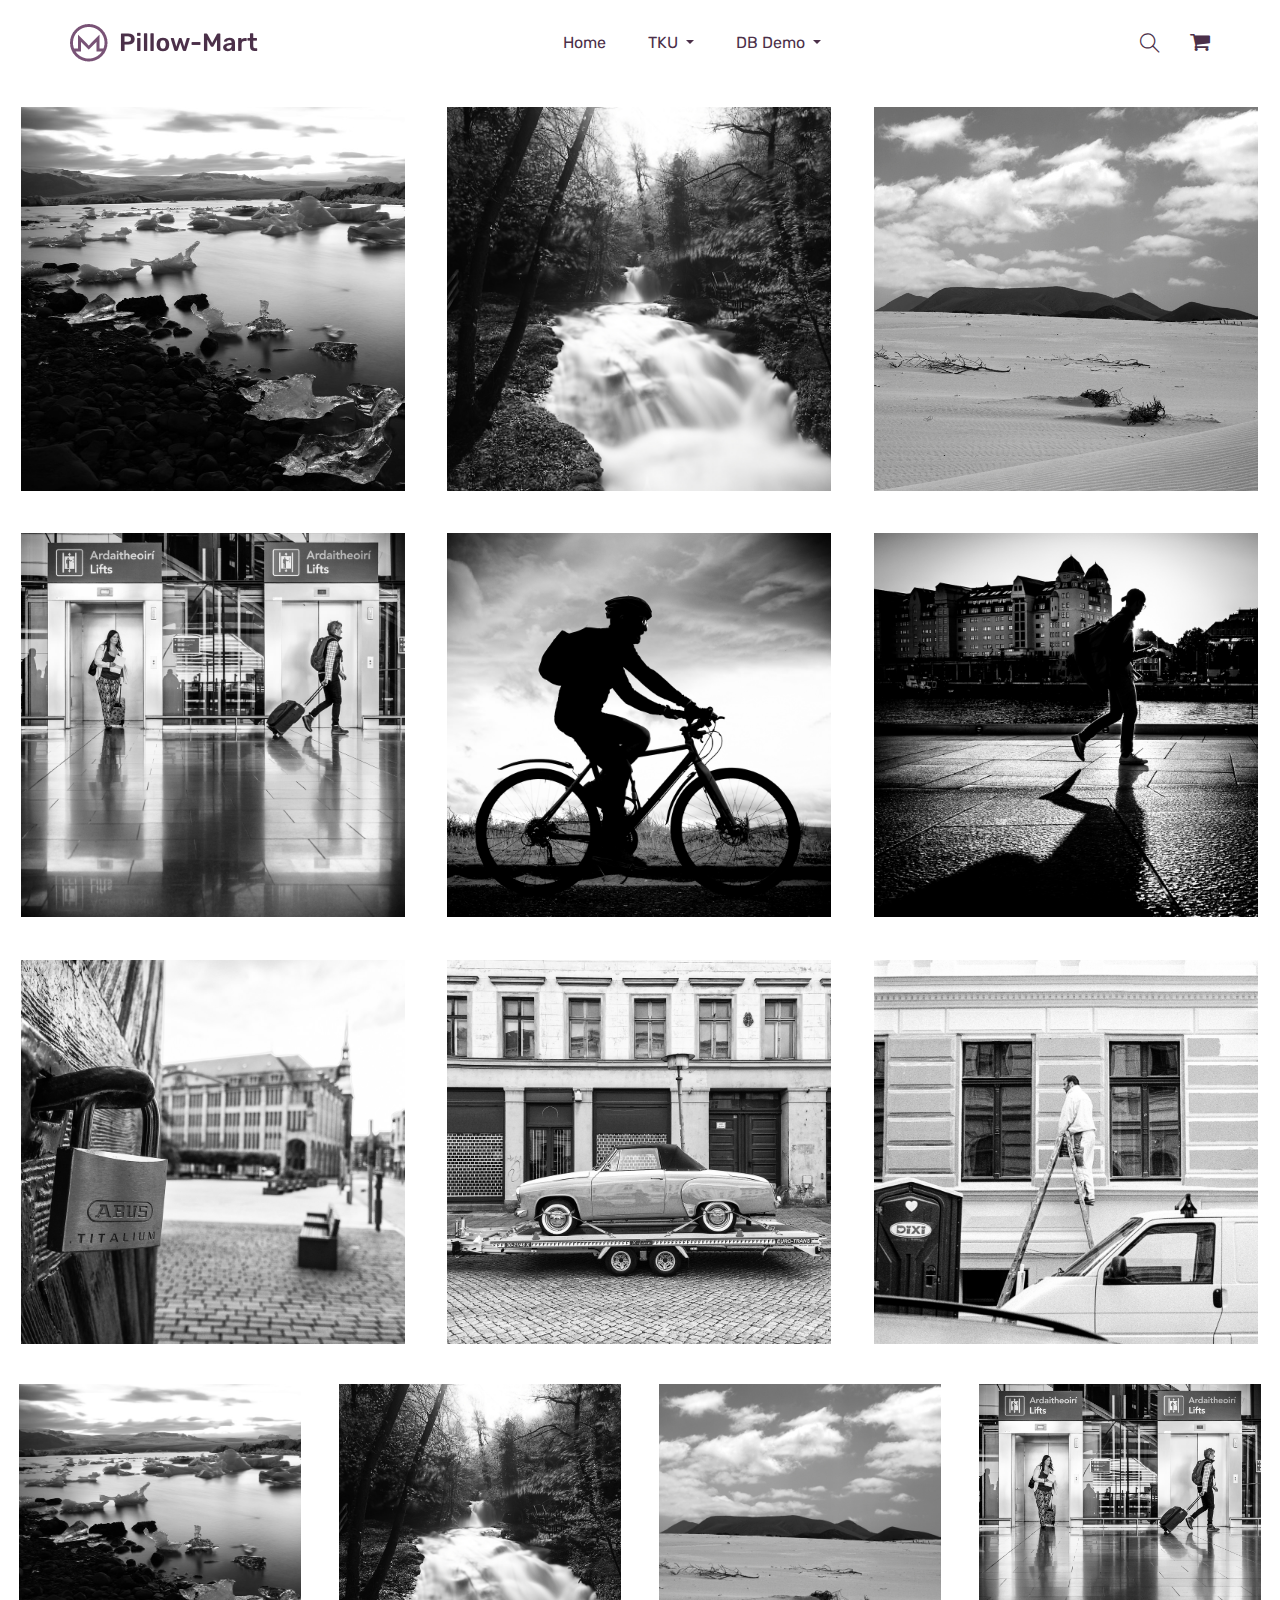
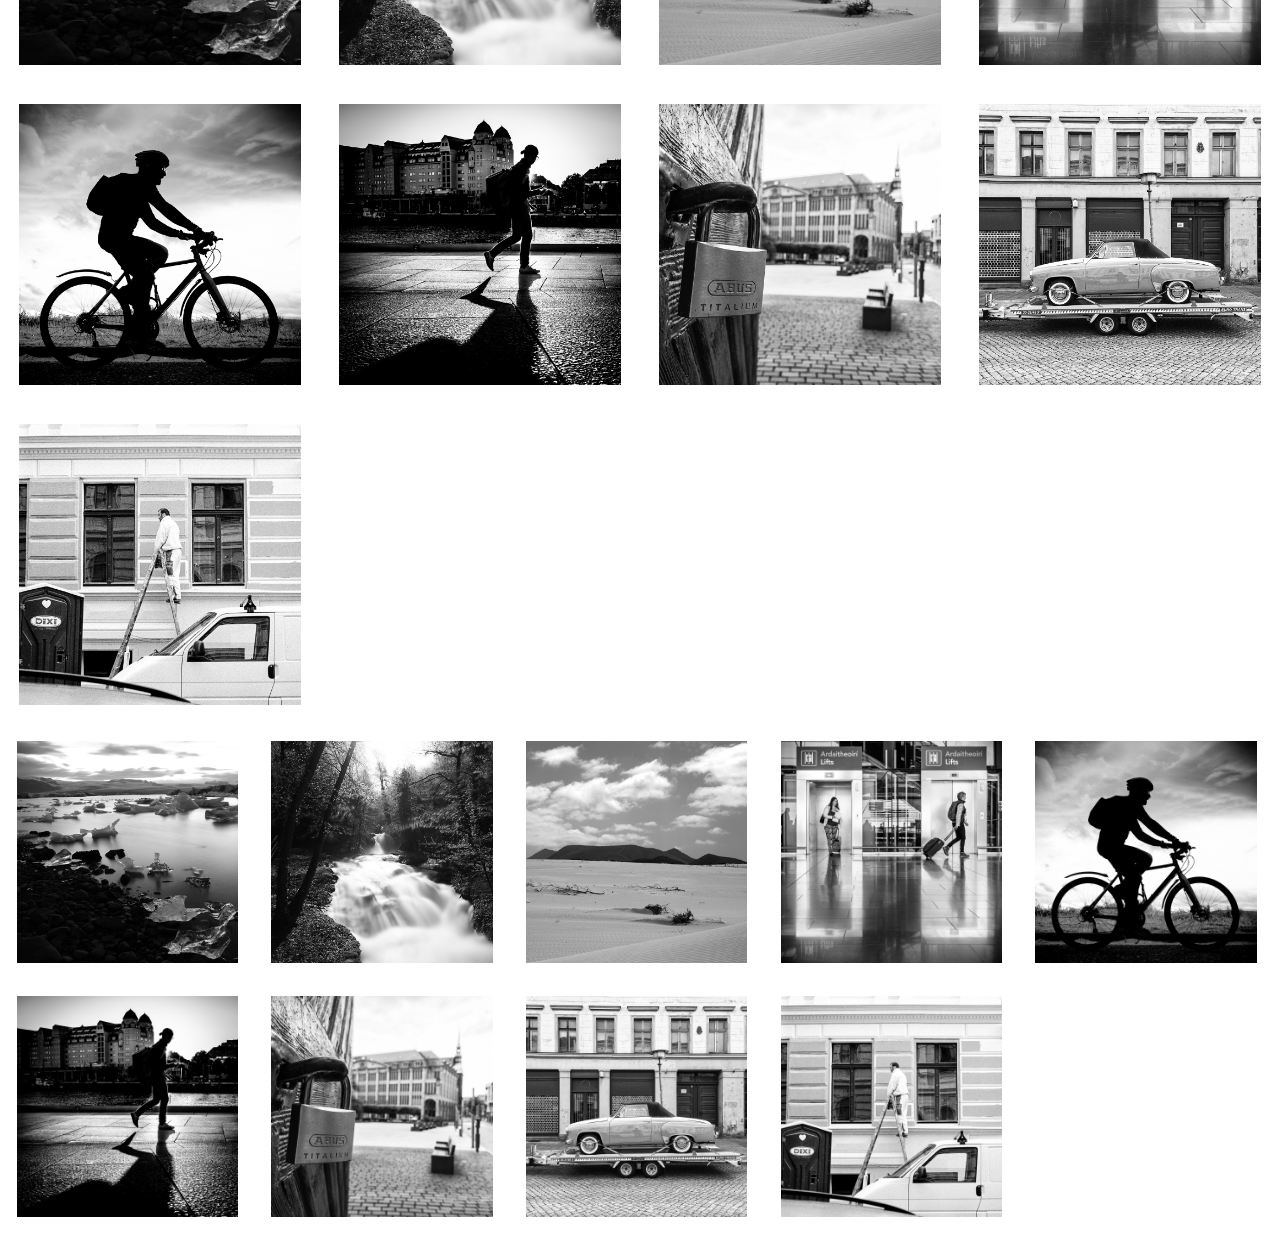
<file: blogen_app/public/homework/HW2/imageGallery.html>
<!DOCTYPE html>
<html lang="en">
  <head>
    <meta charset="UTF-8" />
    <meta name="viewport" content="width=device-width, initial-scale=1.0" />
    <meta http-equiv="X-UA-Compatible" content="ie=edge" />
    <link rel="stylesheet" href="imageGallery.css" />
    <title>imageGallery</title>
    <link rel="icon" href="../../img/favicon.png">
    <link rel="stylesheet" href="../../css/bootstrap.min.css">
    <link rel="stylesheet" href="../../css/animate.css">
    <link rel="stylesheet" href="../../css/owl.carousel.min.css">
    <link rel="stylesheet" href="../../css/all.css">
    <link rel="stylesheet" href="../../css/flaticon.css">
    <link rel="stylesheet" href="../../css/themify-icons.css">
    <link rel="stylesheet" href="../../css/magnific-popup.css">
    <link rel="stylesheet" href="../../css/slick.css">
    <link rel="stylesheet" href="../../css/style.css">
    <style>
        #header.header-scrolled {
        background: rgb(255, 255, 255);
        padding: 20px 0;
        height: 120px;
        transition: all 0.5s;
      }
    </style>
  </head>
  
  <body>
    <header class="main_menu home_menu">
        <div class="container">
            <div class="row align-items-center justify-content-center">
                <div class="col-lg-12">
                    <nav class="navbar navbar-expand-lg navbar-light">
                        <a class="navbar-brand" href="../../index.html"> <img src="../../img/logo.png" alt="logo"> </a>
                        <button class="navbar-toggler" type="button" data-toggle="collapse"
                            data-target="#navbarSupportedContent" aria-controls="navbarSupportedContent"
                            aria-expanded="false" aria-label="Toggle navigation">
                            <span class="menu_icon"><i class="fas fa-bars"></i></span>
                        </button>
  
                        <div class="collapse navbar-collapse main-menu-item" id="navbarSupportedContent">
                            <ul class="navbar-nav">
                                <li class="nav-item">
                                    <a class="nav-link" href="../../index.html">Home</a>
                                </li>
                                <li class="nav-item dropdown">
                                    <a class="nav-link dropdown-toggle" id="navbarDropdown_1"
                                        role="button" data-toggle="dropdown" aria-haspopup="true" aria-expanded="false">
                                        TKU
                                    </a>
                                    <div class="dropdown-menu" aria-labelledby="navbarDropdown_1">
                                        <a class="dropdown-item" href="../../homework/HW1/Pokemon.html">Pokemon</a>
                                        <a class="dropdown-item" href="../../homework/HW2/imageGallery.html">ImageGallery</a>
                                        <a class="dropdown-item" href="../../homework/HW3/div.html">Div</a>
                                        <a class="dropdown-item" href="../../homework/HW4/div+tku60.html">Div + TKU60</a>
                                        <a class="dropdown-item" href="../../homework/MyClass/My class.html">My Class</a>
                                        <a class="dropdown-item" href="../../homework/MyResume/My Resume.html">My Resume</a>
                                        <a class="dropdown-item" href="../../homework/LearnMyself/LearnMyself.html">Learn Myself</a>
                                        <a class="dropdown-item" href="../../homework/Gituploadsuccess/Gituploadsuccess.html">Git Upload Success</a>
                                        
                                    </div>
                                </li>
                                <li class="nav-item dropdown">
                                    <a class="nav-link dropdown-toggle" href="#" id="navbarDropdown_3"
                                        role="button" data-toggle="dropdown" aria-haspopup="true" aria-expanded="false">
                                        DB Demo
                                    </a>
                                    <div class="dropdown-menu" aria-labelledby="navbarDropdown_2">
                                        <a class="dropdown-item" href="../learnmyself2/click.html"> Learn Myself </a>
                                        <a class="dropdown-item" href="../../pillowMart/classdemo"> Class Demo </a>
                                        <a class="dropdown-item" href="../../pillowMart/table1">Table 1</a>
                                        <a class="dropdown-item" href="../../pillowMart/table2">Table 2</a>
                                        <a class="dropdown-item" href="../../pillowMart/table12">Table 1+2</a>
                                    </div>
                                </li>
                            </ul>
                        </div>
                        <div class="hearer_icon d-flex align-items-center">
                            <a id="search_1" href="javascript:void(0)"><i class="ti-search"></i></a>
                            <a href="#">
                                <i class="flaticon-shopping-cart-black-shape"></i>
                            </a>
                        </div>
                    </nav>
                </div>
            </div>
        </div>
        <div class="search_input" id="search_input_box">
            <div class="container ">
                <form class="d-flex justify-content-between search-inner">
                    <input type="text" class="form-control" id="search_input" placeholder="Search Here">
                    <button type="submit" class="btn"></button>
                    <span class="ti-close" id="close_search" title="Close Search"></span>
                </form>
            </div>
        </div>
    </header>
    <div class="middle">
        <div id="line3">
            <img src="./img(1)/img1.jpg" alt="" />
            <img src="./img(1)/img2.jpg" alt="" />
            <img src="./img(1)/img3.jpg" alt="" />
            <img src="./img(1)/img4.jpg" alt="" />
            <img src="./img(1)/img5.jpg" alt="" />
            <img src="./img(1)/img6.jpg" alt="" />
            <img src="./img(1)/img7.jpg" alt="" />
            <img src="./img(1)/img8.jpg" alt="" />
            <img src="./img(1)/img9.jpg" alt="" />
        </div>
        <div class="clearfix"></div>
        <div id="line4">
            <img src="./img(1)/img1.jpg" alt="" />
            <img src="./img(1)/img2.jpg" alt="" />
            <img src="./img(1)/img3.jpg" alt="" />
            <img src="./img(1)/img4.jpg" alt="" />
            <img src="./img(1)/img5.jpg" alt="" />
            <img src="./img(1)/img6.jpg" alt="" />
            <img src="./img(1)/img7.jpg" alt="" />
            <img src="./img(1)/img8.jpg" alt="" />
            <img src="./img(1)/img9.jpg" alt="" />
        </div>
        <div class="clearfix"></div>
        <div id="line5">
            <img src="./img(1)/img1.jpg" alt="" />
            <img src="./img(1)/img2.jpg" alt="" />
            <img src="./img(1)/img3.jpg" alt="" />
            <img src="./img(1)/img4.jpg" alt="" />
            <img src="./img(1)/img5.jpg" alt="" />
            <img src="./img(1)/img6.jpg" alt="" />
            <img src="./img(1)/img7.jpg" alt="" />
            <img src="./img(1)/img8.jpg" alt="" />
            <img src="./img(1)/img9.jpg" alt="" />
        </div>
    </div>
    <script src="../../js/jquery-1.12.1.min.js"></script>
    <script src="../../js/popper.min.js"></script>
    <script src="../../js/bootstrap.min.js"></script>
    <script src="../../js/jquery.magnific-popup.js"></script>
    <script src="../../js/owl.carousel.min.js"></script>
    <script src="../../js/jquery.nice-select.min.js"></script>
    <script src="../../js/slick.min.js"></script>
    <script src="../../js/jquery.counterup.min.js"></script>
    <script src="../../js/waypoints.min.js"></script>
    <script src="../../js/contact.js"></script>
    <script src="../../js/jquery.ajaxchimp.min.js"></script>
    <script src="../../js/jquery.form.js"></script>
    <script src="../../js/jquery.validate.min.js"></script>
    <script src="../../js/mail-script.js"></script>
    <script src="../../js/custom.js"></script>
  </body>
</html>
</file>
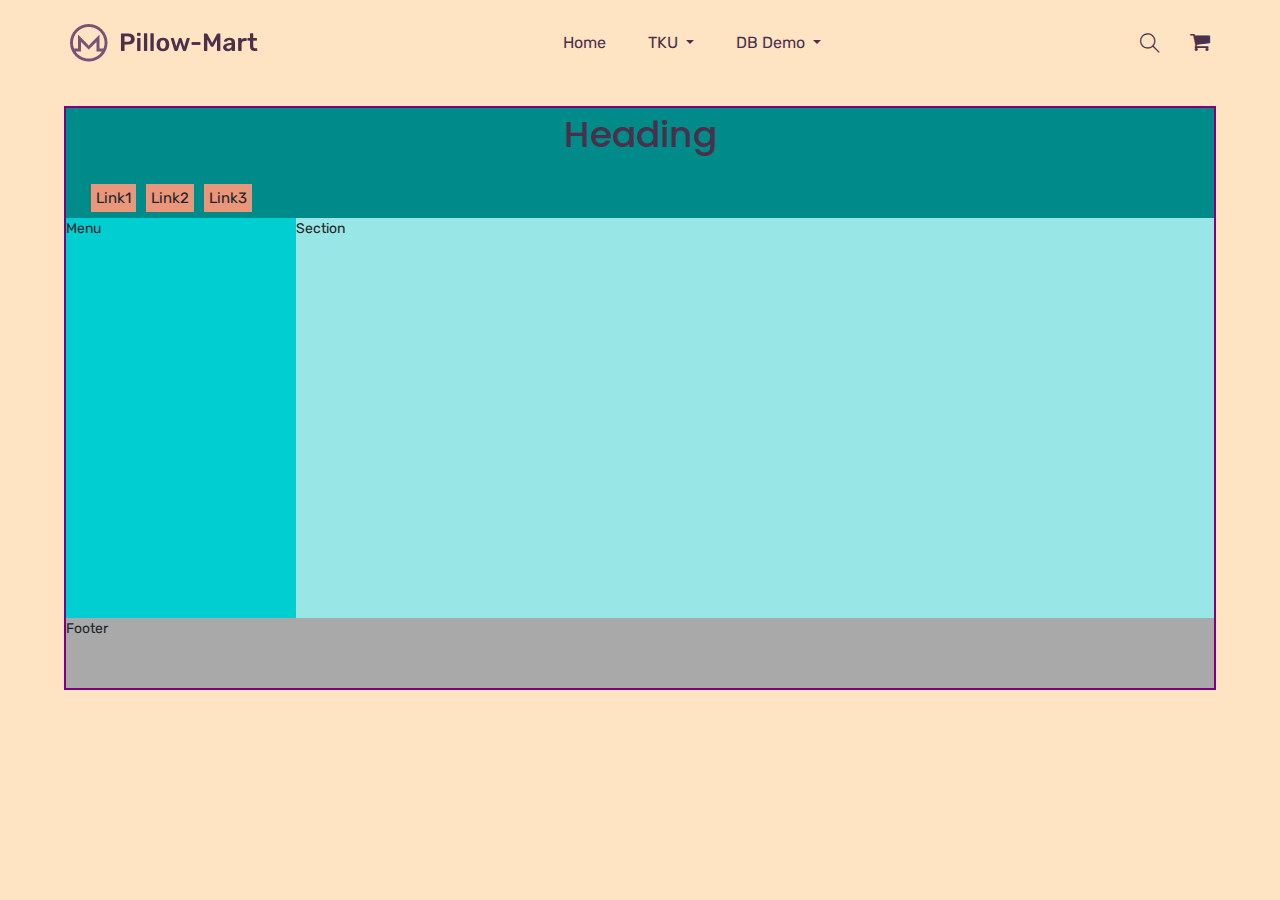
<file: blogen_app/public/homework/HW3/div.html>
<!DOCTYPE html>
<html lang="en">
  <head>
    <meta charset="UTF-8" />
    <meta name="viewport" content="width=device-width, initial-scale=1.0" />
    <meta http-equiv="X-UA-Compatible" content="ie=edge" />
    <title>Div_Demo</title>
    <link rel="icon" href="../../img/favicon.png">
    <link rel="stylesheet" href="../../css/bootstrap.min.css">
    <link rel="stylesheet" href="../../css/animate.css">
    <link rel="stylesheet" href="../../css/owl.carousel.min.css">
    <link rel="stylesheet" href="../../css/all.css">
    <link rel="stylesheet" href="../../css/flaticon.css">
    <link rel="stylesheet" href="../../css/themify-icons.css">
    <link rel="stylesheet" href="../../css/magnific-popup.css">
    <link rel="stylesheet" href="../../css/slick.css">
    <link rel="stylesheet" href="../../css/style.css">
    <link rel="stylesheet" href="div.css"/>
    <script>
      function changeColor(index) {
        const p = document.getElementById('section');
        console.log(p);
        switch (index) {
          case 1:
            p.style.backgroundColor = 'yellow';
            break;
          case 2:
            p.style.backgroundColor = 'azure';
            break;
          case 3:
            p.style.backgroundColor = 'cornflowerblue';
            break;
        }
      }
    </script>
  </head>
  <body>
    <header class="main_menu home_menu">
      <div class="container">
          <div class="row align-items-center justify-content-center">
              <div class="col-lg-12">
                  <nav class="navbar navbar-expand-lg navbar-light">
                      <a class="navbar-brand" href="../../index.html"> <img src="../../img/logo.png" alt="logo"> </a>
                      <button class="navbar-toggler" type="button" data-toggle="collapse"
                          data-target="#navbarSupportedContent" aria-controls="navbarSupportedContent"
                          aria-expanded="false" aria-label="Toggle navigation">
                          <span class="menu_icon"><i class="fas fa-bars"></i></span>
                      </button>

                      <div class="collapse navbar-collapse main-menu-item" id="navbarSupportedContent">
                          <ul class="navbar-nav">
                              <li class="nav-item">
                                  <a class="nav-link" href="../../index.html">Home</a>
                              </li>
                              <li class="nav-item dropdown">
                                  <a class="nav-link dropdown-toggle" id="navbarDropdown_1"
                                      role="button" data-toggle="dropdown" aria-haspopup="true" aria-expanded="false">
                                      TKU
                                  </a>
                                  <div class="dropdown-menu" aria-labelledby="navbarDropdown_1">
                                      <a class="dropdown-item" href="../../homework/HW1/Pokemon.html">Pokemon</a>
                                      <a class="dropdown-item" href="../../homework/HW2/imageGallery.html">ImageGallery</a>
                                      <a class="dropdown-item" href="../../homework/HW3/div.html">Div</a>
                                      <a class="dropdown-item" href="../../homework/HW4/div+tku60.html">Div + TKU60</a>
                                      <a class="dropdown-item" href="../../homework/MyClass/My class.html">My Class</a>
                                      <a class="dropdown-item" href="../../homework/MyResume/My Resume.html">My Resume</a>
                                      <a class="dropdown-item" href="../../homework/LearnMyself/LearnMyself.html">Learn Myself</a>
                                      <a class="dropdown-item" href="../../homework/Gituploadsuccess/Gituploadsuccess.html">Git Upload Success</a>
                                      
                                  </div>
                              </li>
                              <li class="nav-item dropdown">
                                  <a class="nav-link dropdown-toggle" href="#" id="navbarDropdown_3"
                                      role="button" data-toggle="dropdown" aria-haspopup="true" aria-expanded="false">
                                      DB Demo
                                  </a>
                                  <div class="dropdown-menu" aria-labelledby="navbarDropdown_2">
                                    <a class="dropdown-item" href="../learnmyself2/click.html"> Learn Myself </a>
                                    <a class="dropdown-item" href="../../pillowMart/classdemo"> Class Demo </a>
                                    <a class="dropdown-item" href="../../pillowMart/table1">Table 1</a>
                                    <a class="dropdown-item" href="../../pillowMart/table2">Table 2</a>
                                    <a class="dropdown-item" href="../../pillowMart/table12">Table 1+2</a>
                                </div>
                              </li>
                          </ul>
                      </div>
                      <div class="hearer_icon d-flex align-items-center">
                          <a id="search_1" href="javascript:void(0)"><i class="ti-search"></i></a>
                          <a href="cart.html">
                              <i class="flaticon-shopping-cart-black-shape"></i>
                          </a>
                      </div>
                  </nav>
              </div>
          </div>
      </div>
      <div class="search_input" id="search_input_box">
          <div class="container ">
              <form class="d-flex justify-content-between search-inner">
                  <input type="text" class="form-control" id="search_input" placeholder="Search Here">
                  <button type="submit" class="btn"></button>
                  <span class="ti-close" id="close_search" title="Close Search"></span>
              </form>
          </div>
      </div>
  </header>
    <div id="container">
      <div id="heading">
        <h1>Heading</h1>
        <ul>
          <li onclick="changeColor(1)"><a>Link1</a></li>
          <li onclick="changeColor(2)"><a>Link2</a></li>
          <li onclick="changeColor(3)"><a>Link3</a></li>
        </ul>
      </div>
      <div id="main">
        <aside>Menu</aside>
        <div id="section">Section</div>
      </div>
      <div id="footer">Footer</div>
    </div>
    <script src="../../js/jquery-1.12.1.min.js"></script>
    <script src="../../js/popper.min.js"></script>
    <script src="../../js/bootstrap.min.js"></script>
    <script src="../../js/jquery.magnific-popup.js"></script>
    <script src="../../js/owl.carousel.min.js"></script>
    <script src="../../js/jquery.nice-select.min.js"></script>
    <script src="../../js/slick.min.js"></script>
    <script src="../../js/jquery.counterup.min.js"></script>
    <script src="../../js/waypoints.min.js"></script>
    <script src="../../js/contact.js"></script>
    <script src="../../js/jquery.ajaxchimp.min.js"></script>
    <script src="../../js/jquery.form.js"></script>
    <script src="../../js/jquery.validate.min.js"></script>
    <script src="../../js/mail-script.js"></script>
    <script src="../../js/custom.js"></script>
  </body>
</html>
</file>
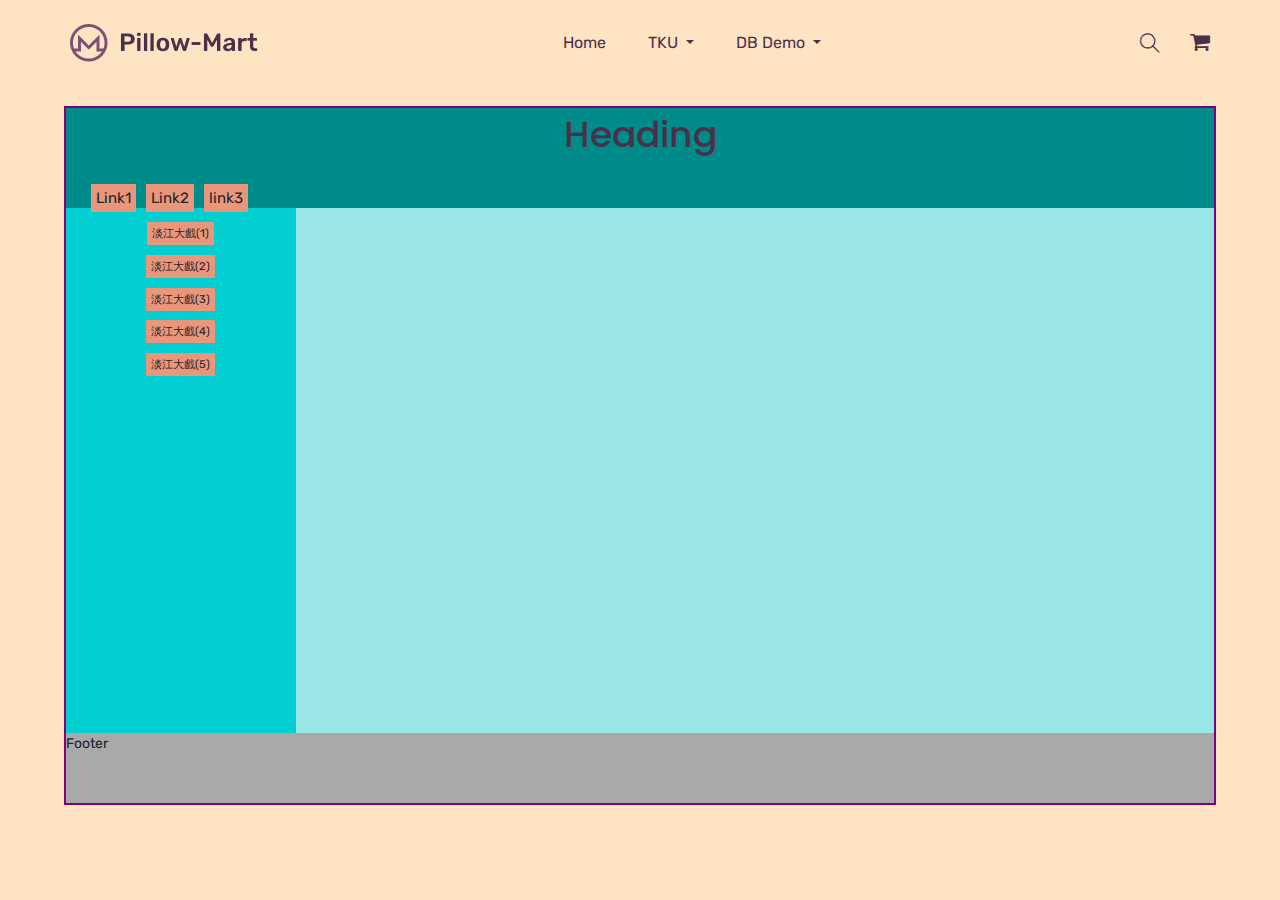
<file: blogen_app/public/homework/HW4/div+tku60.html>
<!DOCTYPE html>
<html lang="en">
  <head>
    <meta charset="UTF-8" />
    <meta name="viewport" content="width=device-width, initial-scale=1.0" />
    <meta http-equiv="X-UA-Compatible" content="ie=edge" />
    <title>Div_Demo</title>
    <link rel="icon" href="../../img/favicon.png">
    <link rel="stylesheet" href="../../css/bootstrap.min.css">
    <link rel="stylesheet" href="../../css/animate.css">
    <link rel="stylesheet" href="../../css/owl.carousel.min.css">
    <link rel="stylesheet" href="../../css/all.css">
    <link rel="stylesheet" href="../../css/flaticon.css">
    <link rel="stylesheet" href="../../css/themify-icons.css">
    <link rel="stylesheet" href="../../css/magnific-popup.css">
    <link rel="stylesheet" href="../../css/slick.css">
    <link rel="stylesheet" href="../../css/style.css">
    <link rel="stylesheet" href="./div.css" />
  </head>
  <body>
    <header class="main_menu home_menu">
      <div class="container">
          <div class="row align-items-center justify-content-center">
              <div class="col-lg-12">
                  <nav class="navbar navbar-expand-lg navbar-light">
                      <a class="navbar-brand" href="../../index.html"> <img src="../../img/logo.png" alt="logo"> </a>
                      <button class="navbar-toggler" type="button" data-toggle="collapse"
                          data-target="#navbarSupportedContent" aria-controls="navbarSupportedContent"
                          aria-expanded="false" aria-label="Toggle navigation">
                          <span class="menu_icon"><i class="fas fa-bars"></i></span>
                      </button>

                      <div class="collapse navbar-collapse main-menu-item" id="navbarSupportedContent">
                          <ul class="navbar-nav">
                              <li class="nav-item">
                                  <a class="nav-link" href="../../index.html">Home</a>
                              </li>
                              <li class="nav-item dropdown">
                                  <a class="nav-link dropdown-toggle" id="navbarDropdown_1"
                                      role="button" data-toggle="dropdown" aria-haspopup="true" aria-expanded="false">
                                      TKU
                                  </a>
                                  <div class="dropdown-menu" aria-labelledby="navbarDropdown_1">
                                      <a class="dropdown-item" href="../../homework/HW1/Pokemon.html">Pokemon</a>
                                      <a class="dropdown-item" href="../../homework/HW2/imageGallery.html">ImageGallery</a>
                                      <a class="dropdown-item" href="../../homework/HW3/div.html">Div</a>
                                      <a class="dropdown-item" href="../../homework/HW4/div+tku60.html">Div + TKU60</a>
                                      <a class="dropdown-item" href="../../homework/MyClass/My class.html">My Class</a>
                                      <a class="dropdown-item" href="../../homework/MyResume/My Resume.html">My Resume</a>
                                      <a class="dropdown-item" href="../../homework/LearnMyself/LearnMyself.html">Learn Myself</a>
                                      <a class="dropdown-item" href="../../homework/Gituploadsuccess/Gituploadsuccess.html">Git Upload Success</a>
                                      
                                  </div>
                              </li>
                              <li class="nav-item dropdown">
                                  <a class="nav-link dropdown-toggle" href="#" id="navbarDropdown_3"
                                      role="button" data-toggle="dropdown" aria-haspopup="true" aria-expanded="false">
                                      DB Demo
                                  </a>
                                  <div class="dropdown-menu" aria-labelledby="navbarDropdown_2">
                                    <a class="dropdown-item" href="../learnmyself2/click.html"> Learn Myself </a>
                                    <a class="dropdown-item" href="../../pillowMart/classdemo"> Class Demo </a>
                                    <a class="dropdown-item" href="../../pillowMart/table1">Table 1</a>
                                    <a class="dropdown-item" href="../../pillowMart/table2">Table 2</a>
                                    <a class="dropdown-item" href="../../pillowMart/table12">Table 1+2</a>
                                </div>
                              </li>
                          </ul>
                      </div>
                      <div class="hearer_icon d-flex align-items-center">
                          <a id="search_1" href="javascript:void(0)"><i class="ti-search"></i></a>
                          <a href="cart.html">
                              <i class="flaticon-shopping-cart-black-shape"></i>
                          </a>
                      </div>
                  </nav>
              </div>
          </div>
      </div>
      <div class="search_input" id="search_input_box">
          <div class="container ">
              <form class="d-flex justify-content-between search-inner">
                  <input type="text" class="form-control" id="search_input" placeholder="Search Here">
                  <button type="submit" class="btn"></button>
                  <span class="ti-close" id="close_search" title="Close Search"></span>
              </form>
          </div>
      </div>
  </header>
    <div id="container">
      <div id="heading">
        <h1>Heading</h1>
        <ul>
          <li onclick="changeColor(1)"><a>Link1</a></li>
          <li onclick="changeColor(2)"><a>Link2</a></li>
          <li onclick="changeColor(3)"><a>link3</a></li>
        </ul>
      </div>
      <div id="main">
        <aside>
          <ul>
            <li onclick="changeVideo(1)"><a>淡江大戲(1)</a></li>
            <li onclick="changeVideo(2)"><a>淡江大戲(2)</a></li>
            <li onclick="changeVideo(3)"><a>淡江大戲(3)</a></li>
            <li onclick="changeVideo(4)"><a>淡江大戲(4)</a></li>
            <li onclick="changeVideo(5)"><a>淡江大戲(5)</a></li>
          </ul>
        </aside>
        <div id="section">
          <div class="iframe-container">
            <div id="player">
              <iframe
                width="560"
                height="315"
                src="https://www.youtube.com/embed/RechrtUxfQc"
                frameborder="0"
                allow="accelerometer; autoplay; encrypted-media; gyroscope; picture-in-picture"
                allowfullscreen
              >
              </iframe>
            </div>
          </div>
        </div>
      </div>
      <div id="footer">Footer</div>
    </div>
    <script src="../../js/jquery-1.12.1.min.js"></script>
    <script src="../../js/popper.min.js"></script>
    <script src="../../js/bootstrap.min.js"></script>
    <script src="../../js/jquery.magnific-popup.js"></script>
    <script src="../../js/owl.carousel.min.js"></script>
    <script src="../../js/jquery.nice-select.min.js"></script>
    <script src="../../js/slick.min.js"></script>
    <script src="../../js/jquery.counterup.min.js"></script>
    <script src="../../js/waypoints.min.js"></script>
    <script src="../../js/contact.js"></script>
    <script src="../../js/jquery.ajaxchimp.min.js"></script>
    <script src="../../js/jquery.form.js"></script>
    <script src="../../js/jquery.validate.min.js"></script>
    <script src="../../js/mail-script.js"></script>
    <script src="../../js/custom.js"></script>
    <script src="./div+tku60.js"></script>
  </body>
</html>
</file>
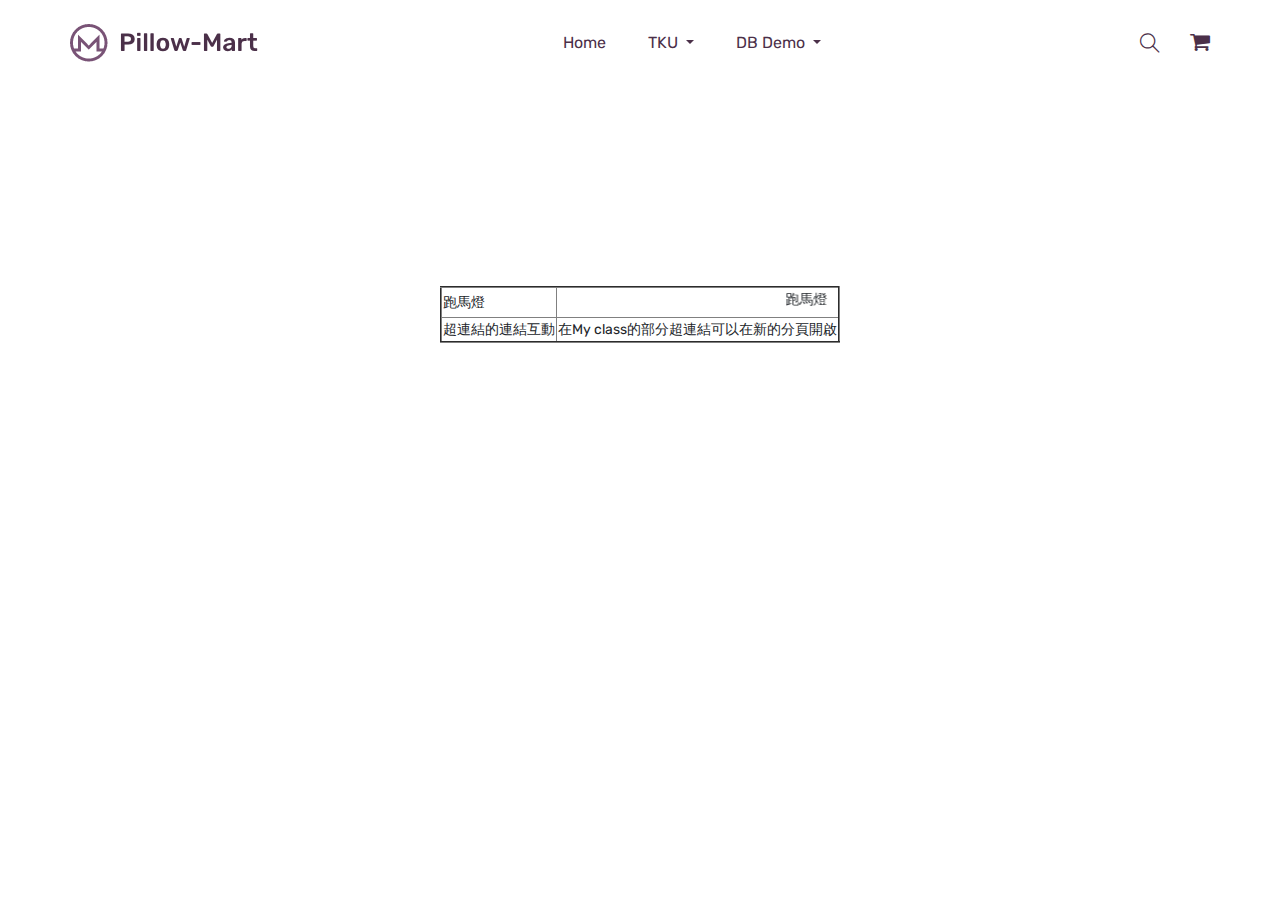
<file: blogen_app/public/homework/LearnMyself/LearnMyself.html>
<!DOCTYPE html>
<html lang="en">
<head>
    <meta charset="UTF-8">
    <meta name="viewport" content="width=device-width, initial-scale=1.0">
    <title>LearnMyself</title>
    <link rel="icon" href="../../img/favicon.png">
    <link rel="stylesheet" href="../../css/bootstrap.min.css">
    <link rel="stylesheet" href="../../css/animate.css">
    <link rel="stylesheet" href="../../css/owl.carousel.min.css">
    <link rel="stylesheet" href="../../css/all.css">
    <link rel="stylesheet" href="../../css/flaticon.css">
    <link rel="stylesheet" href="../../css/themify-icons.css">
    <link rel="stylesheet" href="../../css/magnific-popup.css">
    <link rel="stylesheet" href="../../css/slick.css">
    <link rel="stylesheet" href="../../css/style.css">
</head>
<style>
    #container table{
        margin: 0px auto;
    }
</style>
<body>
    <header class="main_menu home_menu">
        <div class="container">
            <div class="row align-items-center justify-content-center">
                <div class="col-lg-12">
                    <nav class="navbar navbar-expand-lg navbar-light">
                        <a class="navbar-brand" href="../../index.html"> <img src="../../img/logo.png" alt="logo"> </a>
                        <button class="navbar-toggler" type="button" data-toggle="collapse"
                            data-target="#navbarSupportedContent" aria-controls="navbarSupportedContent"
                            aria-expanded="false" aria-label="Toggle navigation">
                            <span class="menu_icon"><i class="fas fa-bars"></i></span>
                        </button>
  
                        <div class="collapse navbar-collapse main-menu-item" id="navbarSupportedContent">
                            <ul class="navbar-nav">
                                <li class="nav-item">
                                    <a class="nav-link" href="../../index.html">Home</a>
                                </li>
                                <li class="nav-item dropdown">
                                    <a class="nav-link dropdown-toggle" id="navbarDropdown_1"
                                        role="button" data-toggle="dropdown" aria-haspopup="true" aria-expanded="false">
                                        TKU
                                    </a>
                                    <div class="dropdown-menu" aria-labelledby="navbarDropdown_1">
                                        <a class="dropdown-item" href="../../homework/HW1/Pokemon.html">Pokemon</a>
                                        <a class="dropdown-item" href="../../homework/HW2/imageGallery.html">ImageGallery</a>
                                        <a class="dropdown-item" href="../../homework/HW3/div.html">Div</a>
                                        <a class="dropdown-item" href="../../homework/HW4/div+tku60.html">Div + TKU60</a>
                                        <a class="dropdown-item" href="../../homework/MyClass/My class.html">My Class</a>
                                        <a class="dropdown-item" href="../../homework/MyResume/My Resume.html">My Resume</a>
                                        <a class="dropdown-item" href="../../homework/LearnMyself/LearnMyself.html">Learn Myself</a>
                                        <a class="dropdown-item" href="../../homework/Gituploadsuccess/Gituploadsuccess.html">Git Upload Success</a>
                                        
                                    </div>
                                </li>
                                <li class="nav-item dropdown">
                                    <a class="nav-link dropdown-toggle" href="blog.html" id="navbarDropdown_3"
                                        role="button" data-toggle="dropdown" aria-haspopup="true" aria-expanded="false">
                                        DB Demo
                                    </a>
                                    <div class="dropdown-menu" aria-labelledby="navbarDropdown_2">
                                        <a class="dropdown-item" href="../learnmyself2/click.html"> Learn Myself </a>
                                        <a class="dropdown-item" href="../../pillowMart/classdemo"> Class Demo </a>
                                        <a class="dropdown-item" href="../../pillowMart/table1">Table 1</a>
                                        <a class="dropdown-item" href="../../pillowMart/table2">Table 2</a>
                                        <a class="dropdown-item" href="../../pillowMart/table12">Table 1+2</a>
                                    </div>
                                </li>
                            </ul>
                        </div>
                        <div class="hearer_icon d-flex align-items-center">
                            <a id="search_1" href="javascript:void(0)"><i class="ti-search"></i></a>
                            <a href="#">
                                <i class="flaticon-shopping-cart-black-shape"></i>
                            </a>
                        </div>
                    </nav>
                </div>
            </div>
        </div>
        <div class="search_input" id="search_input_box">
            <div class="container ">
                <form class="d-flex justify-content-between search-inner">
                    <input type="text" class="form-control" id="search_input" placeholder="Search Here">
                    <button type="submit" class="btn"></button>
                    <span class="ti-close" id="close_search" title="Close Search"></span>
                </form>
            </div>
        </div>
    </header>
    <div class="container" style="margin-top: 200px;"></div>
    <div id="container">
        
        <table border="2">
            <tr>
                <td>跑馬燈</td>
                <td><marquee onMouseOver="this.stop()" onMouseOut="this.start()">跑馬燈</marquee></td>
            </tr>
            <tr>
                <td>超連結的連結互動</td>
                <td>在My class的部分超連結可以在新的分頁開啟</td>
            </tr>
        </table>
    </div>
    <script src="../../js/jquery-1.12.1.min.js"></script>
    <script src="../../js/popper.min.js"></script>
    <script src="../../js/bootstrap.min.js"></script>
    <script src="../../js/jquery.magnific-popup.js"></script>
    <script src="../../js/owl.carousel.min.js"></script>
    <script src="../../js/jquery.nice-select.min.js"></script>
    <script src="../../js/slick.min.js"></script>
    <script src="../../js/jquery.counterup.min.js"></script>
    <script src="../../js/waypoints.min.js"></script>
    <script src="../../js/contact.js"></script>
    <script src="../../js/jquery.ajaxchimp.min.js"></script>
    <script src="../../js/jquery.form.js"></script>
    <script src="../../js/jquery.validate.min.js"></script>
    <script src="../../js/mail-script.js"></script>
    <script src="../../js/custom.js"></script>
</body>
</html>
</file>
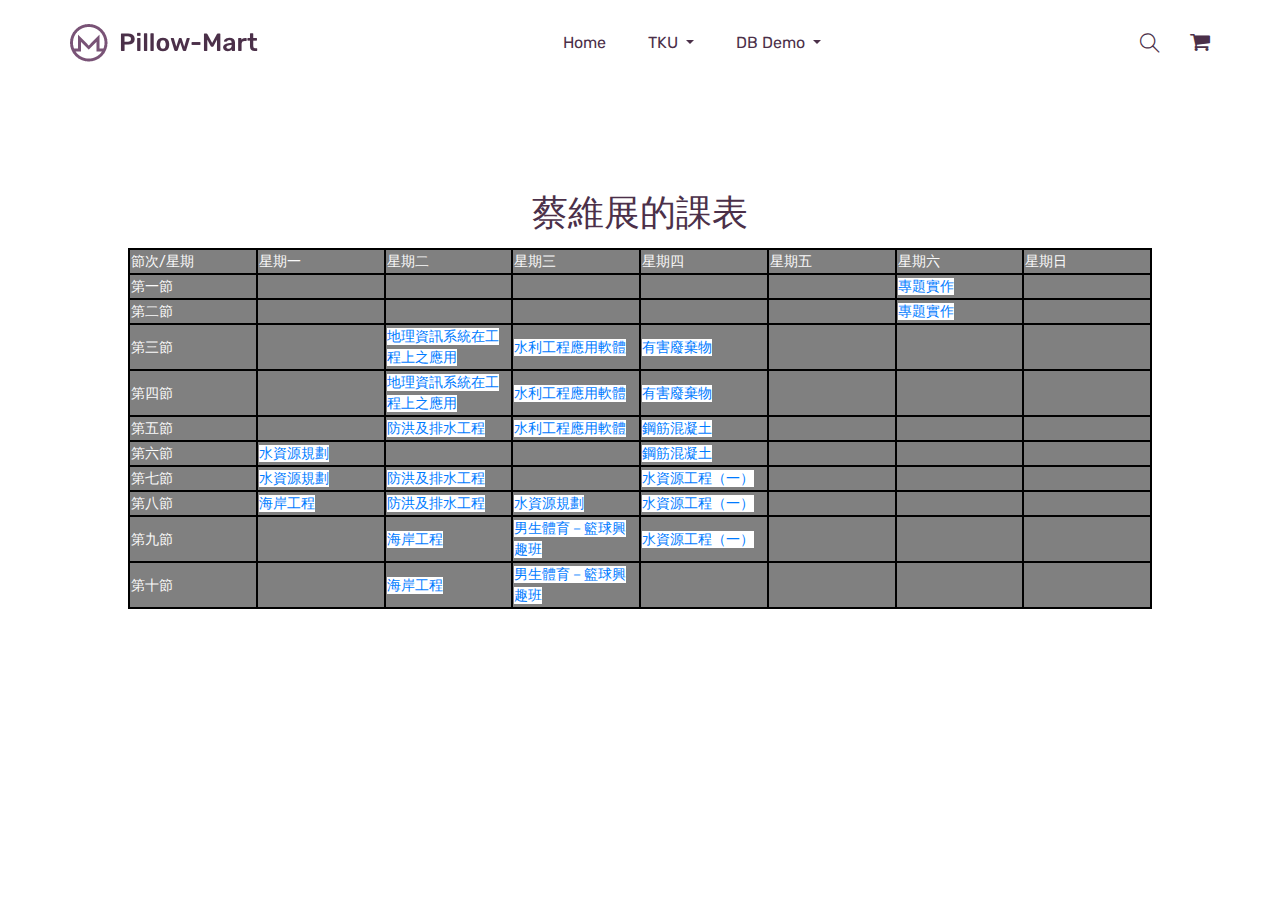
<file: blogen_app/public/homework/MyClass/My class.html>
<!DOCTYPE html>
<html lang="en">
<head>
    <meta charset="UTF-8">
    <meta name="viewport" content="width=device-width, initial-scale=1.0">
    <title>Ｍy Class</title>
    <link rel="icon" href="../../img/favicon.png">
    <link rel="stylesheet" href="../../css/bootstrap.min.css">
    <link rel="stylesheet" href="../../css/animate.css">
    <link rel="stylesheet" href="../../css/owl.carousel.min.css">
    <link rel="stylesheet" href="../../css/all.css">
    <link rel="stylesheet" href="../../css/flaticon.css">
    <link rel="stylesheet" href="../../css/themify-icons.css">
    <link rel="stylesheet" href="../../css/magnific-popup.css">
    <link rel="stylesheet" href="../../css/slick.css">
    <link rel="stylesheet" href="../../css/style.css">
    <style>
        #curriculum table, tr, td{
            width:80% ;
            border:2px solid black ;
            border-collapse: collapse;
            table-layout: fixed;
            margin-left:auto; 
            margin-right:auto;
               
        }
        #curriculum h1 {
        margin-top: 100px;
        text-align: center;
      }
        #header.header-scrolled {
        background: rgb(255, 255, 255);
        padding: 20px 0;
        height: 120px;
        transition: all 0.5s;
        }
        #curriculum table, tr, td a:link{
        text-decoration:none;
        background-color:#ffffff;
        }
        #curriculum table, tr, td a:visited {

        color:#ffffff;
        background-color:darkorange;
        }   
        #curriculum table, tr, td a:hover {

        text-decoration:underline;
        background-color:#fafafa;
        color:gray;
        }
        #curriculum table, tr, td a:active {

        text-decoration:none;
        background-color:gray;
        color:#fafafa;
        }
</style>
    </style>
</head>
<body>
    <header class="main_menu home_menu">
        <div class="container">
            <div class="row align-items-center justify-content-center">
                <div class="col-lg-12">
                    <nav class="navbar navbar-expand-lg navbar-light">
                        <a class="navbar-brand" href="../../index.html"> <img src="../../img/logo.png" alt="logo"> </a>
                        <button class="navbar-toggler" type="button" data-toggle="collapse"
                            data-target="#navbarSupportedContent" aria-controls="navbarSupportedContent"
                            aria-expanded="false" aria-label="Toggle navigation">
                            <span class="menu_icon"><i class="fas fa-bars"></i></span>
                        </button>
  
                        <div class="collapse navbar-collapse main-menu-item" id="navbarSupportedContent">
                            <ul class="navbar-nav">
                                <li class="nav-item">
                                    <a class="nav-link" href="../../index.html">Home</a>
                                </li>
                                <li class="nav-item dropdown">
                                    <a class="nav-link dropdown-toggle" id="navbarDropdown_1"
                                        role="button" data-toggle="dropdown" aria-haspopup="true" aria-expanded="false">
                                        TKU
                                    </a>
                                    <div class="dropdown-menu" aria-labelledby="navbarDropdown_1">
                                        <a class="dropdown-item" href="../../homework/HW1/Pokemon.html">Pokemon</a>
                                        <a class="dropdown-item" href="../../homework/HW2/imageGallery.html">ImageGallery</a>
                                        <a class="dropdown-item" href="../../homework/HW3/div.html">Div</a>
                                        <a class="dropdown-item" href="../../homework/HW4/div+tku60.html">Div + TKU60</a>
                                        <a class="dropdown-item" href="../../homework/MyClass/My class.html">My Class</a>
                                        <a class="dropdown-item" href="../../homework/MyResume/My Resume.html">My Resume</a>
                                        <a class="dropdown-item" href="../../homework/LearnMyself/LearnMyself.html">Learn Myself</a>
                                        <a class="dropdown-item" href="../../homework/Gituploadsuccess/Gituploadsuccess.html">Git Upload Success</a>
                                        
                                    </div>
                                </li>
                                <li class="nav-item dropdown">
                                    <a class="nav-link dropdown-toggle" href="#" id="navbarDropdown_3"
                                        role="button" data-toggle="dropdown" aria-haspopup="true" aria-expanded="false">
                                        DB Demo
                                    </a>
                                    <div class="dropdown-menu" aria-labelledby="navbarDropdown_2">
                                        <a class="dropdown-item" href="../learnmyself2/click.html"> Learn Myself </a>
                                        <a class="dropdown-item" href="../../pillowMart/classdemo"> Class Demo </a>
                                        <a class="dropdown-item" href="../../pillowMart/table1">Table 1</a>
                                        <a class="dropdown-item" href="../../pillowMart/table2">Table 2</a>
                                        <a class="dropdown-item" href="../../pillowMart/table12">Table 1+2</a>
                                    </div>
                                </li>
                            </ul>
                        </div>
                        <div class="hearer_icon d-flex align-items-center">
                            <a id="search_1" href="javascript:void(0)"><i class="ti-search"></i></a>
                            <a href="cart.html">
                                <i class="flaticon-shopping-cart-black-shape"></i>
                            </a>
                        </div>
                    </nav>
                </div>
            </div>
        </div>
        <div class="search_input" id="search_input_box">
            <div class="container ">
                <form class="d-flex justify-content-between search-inner">
                    <input type="text" class="form-control" id="search_input" placeholder="Search Here">
                    <button type="submit" class="btn"></button>
                    <span class="ti-close" id="close_search" title="Close Search"></span>
                </form>
            </div>
        </div>
    </header>
    <!-- 顯示在瀏覽器上的文字 -->
    <div id="curriculum">
      <h1>蔡維展的課表</h1>
      <table>
          <tr>
              <td>節次/星期</td>
              <td>星期一</td>
              <td>星期二</td>
              <td>星期三</td>
              <td>星期四</td>
              <td>星期五</td>
              <td>星期六</td>
              <td>星期日</td>
          </tr>
          <tr>
              <td>第一節</td>
              <td></td>
              <td></td>
              <td></td>
              <td></td>
              <td></td>
              <td><a href="http://ap09.emis.tku.edu.tw/108_2/108_2_1041.PDF", target="_blank">專題實作</a></td>
              <td></td>
          </tr>
          <tr>
              <td>第二節</td>
              <td></td>
              <td></td>
              <td></td>
              <td></td>
              <td></td>
              <td><a href="http://ap09.emis.tku.edu.tw/108_2/108_2_1041.PDF", target="_blank">專題實作</a></td>
              <td></td>
          </tr>
          <tr>
              <td>第三節</td>
              <td></td>
              <td><a href="http://ap09.emis.tku.edu.tw/108_2/108_2_1043.PDF", target="_blank">地理資訊系統在工程上之應用</a></td>
              <td><a href="http://ap09.emis.tku.edu.tw/108_2/108_2_1036.PDF", target="_blank">水利工程應用軟體</a></td>
              <td><a href="http://ap09.emis.tku.edu.tw/108_2/108_2_1069.PDF">有害廢棄物</a></td>
              <td></td>
              <td></td>
              <td></td>
          </tr>
          <tr>
              <td>第四節</td>
              <td></td>
              <td><a href="http://ap09.emis.tku.edu.tw/108_2/108_2_1043.PDF", target="_blank">地理資訊系統在工程上之應用</a></td>
              <td><a href="http://ap09.emis.tku.edu.tw/108_2/108_2_1036.PDF", target="_blank">水利工程應用軟體</a></td>
              <td><a href="http://ap09.emis.tku.edu.tw/108_2/108_2_1069.PDF">有害廢棄物</a></td>
              <td></td>
              <td></td>
              <td></td>
          </tr>
          <tr>
              <td>第五節</td>
              <td></td>
              <td><a href="http://ap09.emis.tku.edu.tw/108_2/108_2_1038.PDF", target="_blank">防洪及排水工程</a></td>
              <td><a href="http://ap09.emis.tku.edu.tw/108_2/108_2_1036.PDF", target="_blank">水利工程應用軟體</a></td>
              <td><a href="http://ap09.emis.tku.edu.tw/108_2/108_2_1035.PDF">鋼筋混凝土</a></td>
              <td></td>
              <td></td>
              <td></td>
          </tr>
          <tr>
              <td>第六節</td>
              <td><a href="http://ap09.emis.tku.edu.tw/108_2/108_2_1033.PDF", target="_blank">水資源規劃</a></td>
              <td></td>
              <td></td>
              <td><a href="http://ap09.emis.tku.edu.tw/108_2/108_2_1035.PDF", target="_blank">鋼筋混凝土</a></td>
              <td></td>
              <td></td>
              <td></td>
          </tr>
          <tr>
              <td>第七節</td>
              <td><a href="http://ap09.emis.tku.edu.tw/108_2/108_2_1033.PDF", target="_blank">水資源規劃</a></td>
              <td><a href="http://ap09.emis.tku.edu.tw/108_2/108_2_1038.PDF", target="_blank">防洪及排水工程</a></td>
              <td></td>
              <td><a href="http://ap09.emis.tku.edu.tw/108_2/108_2_1037.PDF", target="_blank">水資源工程（一）</a></td>
              <td></td>
              <td></td>
              <td></td>
          </tr>
          <tr>
              <td>第八節</td>
              <td><a href="http://ap09.emis.tku.edu.tw/108_2/108_2_1034.PDF", target="_blank">海岸工程</a></td>
              <td><a href="http://ap09.emis.tku.edu.tw/108_2/108_2_1038.PDF", target="_blank">防洪及排水工程</a></td>
              <td><a href="http://ap09.emis.tku.edu.tw/108_2/108_2_1033.PDF", target="_blank">水資源規劃</a></td>
              <td><a href="http://ap09.emis.tku.edu.tw/108_2/108_2_1037.PDF", target="_blank">水資源工程（一）</a></td>
              <td></td>
              <td></td>
              <td></td>
          </tr>
          <tr>
              <td>第九節</td>
              <td></td>
              <td><a href="http://ap09.emis.tku.edu.tw/108_2/108_2_1034.PDF", target="_blank">海岸工程</a></td>
              <td><a href="http://ap09.emis.tku.edu.tw/108_2/108_2_2002.PDF", target="_blank">男生體育－籃球興趣班</a></td>
              <td><a href="http://ap09.emis.tku.edu.tw/108_2/108_2_1037.PDF", target="_blank">水資源工程（一）</a></td>
              <td></td>
              <td></td>
              <td></td>
          </tr>
          <tr>
              <td>第十節</td>
              <td></td>
              <td><a href="http://ap09.emis.tku.edu.tw/108_2/108_2_1034.PDF", target="_blank">海岸工程</a></td>
              <td><a href="http://ap09.emis.tku.edu.tw/108_2/108_2_2002.PDF", target="_blank">男生體育－籃球興趣班</a></td>
              <td></td>
              <td></td>
              <td></td>
              <td></td>
          </tr>
          
      </table>
    </div>
    <script src="../../js/jquery-1.12.1.min.js"></script>
    <script src="../../js/popper.min.js"></script>
    <script src="../../js/bootstrap.min.js"></script>
    <script src="../../js/jquery.magnific-popup.js"></script>
    <script src="../../js/owl.carousel.min.js"></script>
    <script src="../../js/jquery.nice-select.min.js"></script>
    <script src="../../js/slick.min.js"></script>
    <script src="../../js/jquery.counterup.min.js"></script>
    <script src="../../js/waypoints.min.js"></script>
    <script src="../../js/contact.js"></script>
    <script src="../../js/jquery.ajaxchimp.min.js"></script>
    <script src="../../js/jquery.form.js"></script>
    <script src="../../js/jquery.validate.min.js"></script>
    <script src="../../js/mail-script.js"></script>
    <script src="../../js/custom.js"></script>
  
</body>
    
    
</html>
<!--    -->
</file>
<file: blogen_app/public/css/flaticon.css>
/*
  	Flaticon icon font: Flaticon
  	Creation date: 30/12/2019 07:11
  	*/

@font-face {
  font-family: "Flaticon";
  src: url("../fonts/Flaticon.eot");
  src: url("../fonts/Flaticon.eot?#iefix") format("embedded-opentype"),
       url("../fonts/Flaticon.woff2") format("woff2"),
       url("../fonts/Flaticon.woff") format("woff"),
       url("../fonts/Flaticon.ttf") format("truetype"),
       url("../fonts/Flaticon.svg#Flaticon") format("svg");
  font-weight: normal;
  font-style: normal;
}

@media screen and (-webkit-min-device-pixel-ratio:0) {
  @font-face {
    font-family: "Flaticon";
    src: url("./Flaticon.svg#Flaticon") format("svg");
  }
}

[class^="flaticon-"]:before, [class*=" flaticon-"]:before,
[class^="flaticon-"]:after, [class*=" flaticon-"]:after {   
  font-family: Flaticon;
  font-style: normal;
}

.flaticon-quote:before { content: "\f100"; }
.flaticon-shopping-cart-black-shape:before { content: "\f101"; }
</file>
<file: blogen_app/public/css/themify-icons.css>
@font-face {
	font-family: 'themify';
	src:url('../fonts/themify.eot?-fvbane');
	src:url('../fonts/themify.eot?#iefix-fvbane') format('embedded-opentype'),
		url('../fonts/themify.woff?-fvbane') format('woff'),
		url('../fonts/themify.ttf?-fvbane') format('truetype'),
		url('../fonts/themify.svg?-fvbane#themify') format('svg');
	font-weight: normal;
	font-style: normal;
}

[class^="ti-"], [class*=" ti-"] {
	font-family: 'themify';
	speak: none;
	font-style: normal;
	font-weight: normal;
	font-variant: normal;
	text-transform: none;
	line-height: 1;

	/* Better Font Rendering =========== */
	-webkit-font-smoothing: antialiased;
	-moz-osx-font-smoothing: grayscale;
}

.ti-wand:before {
	content: "\e600";
}
.ti-volume:before {
	content: "\e601";
}
.ti-user:before {
	content: "\e602";
}
.ti-unlock:before {
	content: "\e603";
}
.ti-unlink:before {
	content: "\e604";
}
.ti-trash:before {
	content: "\e605";
}
.ti-thought:before {
	content: "\e606";
}
.ti-target:before {
	content: "\e607";
}
.ti-tag:before {
	content: "\e608";
}
.ti-tablet:before {
	content: "\e609";
}
.ti-star:before {
	content: "\e60a";
}
.ti-spray:before {
	content: "\e60b";
}
.ti-signal:before {
	content: "\e60c";
}
.ti-shopping-cart:before {
	content: "\e60d";
}
.ti-shopping-cart-full:before {
	content: "\e60e";
}
.ti-settings:before {
	content: "\e60f";
}
.ti-search:before {
	content: "\e610";
}
.ti-zoom-in:before {
	content: "\e611";
}
.ti-zoom-out:before {
	content: "\e612";
}
.ti-cut:before {
	content: "\e613";
}
.ti-ruler:before {
	content: "\e614";
}
.ti-ruler-pencil:before {
	content: "\e615";
}
.ti-ruler-alt:before {
	content: "\e616";
}
.ti-bookmark:before {
	content: "\e617";
}
.ti-bookmark-alt:before {
	content: "\e618";
}
.ti-reload:before {
	content: "\e619";
}
.ti-plus:before {
	content: "\e61a";
}
.ti-pin:before {
	content: "\e61b";
}
.ti-pencil:before {
	content: "\e61c";
}
.ti-pencil-alt:before {
	content: "\e61d";
}
.ti-paint-roller:before {
	content: "\e61e";
}
.ti-paint-bucket:before {
	content: "\e61f";
}
.ti-na:before {
	content: "\e620";
}
.ti-mobile:before {
	content: "\e621";
}
.ti-minus:before {
	content: "\e622";
}
.ti-medall:before {
	content: "\e623";
}
.ti-medall-alt:before {
	content: "\e624";
}
.ti-marker:before {
	content: "\e625";
}
.ti-marker-alt:before {
	content: "\e626";
}
.ti-arrow-up:before {
	content: "\e627";
}
.ti-arrow-right:before {
	content: "\e628";
}
.ti-arrow-left:before {
	content: "\e629";
}
.ti-arrow-down:before {
	content: "\e62a";
}
.ti-lock:before {
	content: "\e62b";
}
.ti-location-arrow:before {
	content: "\e62c";
}
.ti-link:before {
	content: "\e62d";
}
.ti-layout:before {
	content: "\e62e";
}
.ti-layers:before {
	content: "\e62f";
}
.ti-layers-alt:before {
	content: "\e630";
}
.ti-key:before {
	content: "\e631";
}
.ti-import:before {
	content: "\e632";
}
.ti-image:before {
	content: "\e633";
}
.ti-heart:before {
	content: "\e634";
}
.ti-heart-broken:before {
	content: "\e635";
}
.ti-hand-stop:before {
	content: "\e636";
}
.ti-hand-open:before {
	content: "\e637";
}
.ti-hand-drag:before {
	content: "\e638";
}
.ti-folder:before {
	content: "\e639";
}
.ti-flag:before {
	content: "\e63a";
}
.ti-flag-alt:before {
	content: "\e63b";
}
.ti-flag-alt-2:before {
	content: "\e63c";
}
.ti-eye:before {
	content: "\e63d";
}
.ti-export:before {
	content: "\e63e";
}
.ti-exchange-vertical:before {
	content: "\e63f";
}
.ti-desktop:before {
	content: "\e640";
}
.ti-cup:before {
	content: "\e641";
}
.ti-crown:before {
	content: "\e642";
}
.ti-comments:before {
	content: "\e643";
}
.ti-comment:before {
	content: "\e644";
}
.ti-comment-alt:before {
	content: "\e645";
}
.ti-close:before {
	content: "\e646";
}
.ti-clip:before {
	content: "\e647";
}
.ti-angle-up:before {
	content: "\e648";
}
.ti-angle-right:before {
	content: "\e649";
}
.ti-angle-left:before {
	content: "\e64a";
}
.ti-angle-down:before {
	content: "\e64b";
}
.ti-check:before {
	content: "\e64c";
}
.ti-check-box:before {
	content: "\e64d";
}
.ti-camera:before {
	content: "\e64e";
}
.ti-announcement:before {
	content: "\e64f";
}
.ti-brush:before {
	content: "\e650";
}
.ti-briefcase:before {
	content: "\e651";
}
.ti-bolt:before {
	content: "\e652";
}
.ti-bolt-alt:before {
	content: "\e653";
}
.ti-blackboard:before {
	content: "\e654";
}
.ti-bag:before {
	content: "\e655";
}
.ti-move:before {
	content: "\e656";
}
.ti-arrows-vertical:before {
	content: "\e657";
}
.ti-arrows-horizontal:before {
	content: "\e658";
}
.ti-fullscreen:before {
	content: "\e659";
}
.ti-arrow-top-right:before {
	content: "\e65a";
}
.ti-arrow-top-left:before {
	content: "\e65b";
}
.ti-arrow-circle-up:before {
	content: "\e65c";
}
.ti-arrow-circle-right:before {
	content: "\e65d";
}
.ti-arrow-circle-left:before {
	content: "\e65e";
}
.ti-arrow-circle-down:before {
	content: "\e65f";
}
.ti-angle-double-up:before {
	content: "\e660";
}
.ti-angle-double-right:before {
	content: "\e661";
}
.ti-angle-double-left:before {
	content: "\e662";
}
.ti-angle-double-down:before {
	content: "\e663";
}
.ti-zip:before {
	content: "\e664";
}
.ti-world:before {
	content: "\e665";
}
.ti-wheelchair:before {
	content: "\e666";
}
.ti-view-list:before {
	content: "\e667";
}
.ti-view-list-alt:before {
	content: "\e668";
}
.ti-view-grid:before {
	content: "\e669";
}
.ti-uppercase:before {
	content: "\e66a";
}
.ti-upload:before {
	content: "\e66b";
}
.ti-underline:before {
	content: "\e66c";
}
.ti-truck:before {
	content: "\e66d";
}
.ti-timer:before {
	content: "\e66e";
}
.ti-ticket:before {
	content: "\e66f";
}
.ti-thumb-up:before {
	content: "\e670";
}
.ti-thumb-down:before {
	content: "\e671";
}
.ti-text:before {
	content: "\e672";
}
.ti-stats-up:before {
	content: "\e673";
}
.ti-stats-down:before {
	content: "\e674";
}
.ti-split-v:before {
	content: "\e675";
}
.ti-split-h:before {
	content: "\e676";
}
.ti-smallcap:before {
	content: "\e677";
}
.ti-shine:before {
	content: "\e678";
}
.ti-shift-right:before {
	content: "\e679";
}
.ti-shift-left:before {
	content: "\e67a";
}
.ti-shield:before {
	content: "\e67b";
}
.ti-notepad:before {
	content: "\e67c";
}
.ti-server:before {
	content: "\e67d";
}
.ti-quote-right:before {
	content: "\e67e";
}
.ti-quote-left:before {
	content: "\e67f";
}
.ti-pulse:before {
	content: "\e680";
}
.ti-printer:before {
	content: "\e681";
}
.ti-power-off:before {
	content: "\e682";
}
.ti-plug:before {
	content: "\e683";
}
.ti-pie-chart:before {
	content: "\e684";
}
.ti-paragraph:before {
	content: "\e685";
}
.ti-panel:before {
	content: "\e686";
}
.ti-package:before {
	content: "\e687";
}
.ti-music:before {
	content: "\e688";
}
.ti-music-alt:before {
	content: "\e689";
}
.ti-mouse:before {
	content: "\e68a";
}
.ti-mouse-alt:before {
	content: "\e68b";
}
.ti-money:before {
	content: "\e68c";
}
.ti-microphone:before {
	content: "\e68d";
}
.ti-menu:before {
	content: "\e68e";
}
.ti-menu-alt:before {
	content: "\e68f";
}
.ti-map:before {
	content: "\e690";
}
.ti-map-alt:before {
	content: "\e691";
}
.ti-loop:before {
	content: "\e692";
}
.ti-location-pin:before {
	content: "\e693";
}
.ti-list:before {
	content: "\e694";
}
.ti-light-bulb:before {
	content: "\e695";
}
.ti-Italic:before {
	content: "\e696";
}
.ti-info:before {
	content: "\e697";
}
.ti-infinite:before {
	content: "\e698";
}
.ti-id-badge:before {
	content: "\e699";
}
.ti-hummer:before {
	content: "\e69a";
}
.ti-home:before {
	content: "\e69b";
}
.ti-help:before {
	content: "\e69c";
}
.ti-headphone:before {
	content: "\e69d";
}
.ti-harddrives:before {
	content: "\e69e";
}
.ti-harddrive:before {
	content: "\e69f";
}
.ti-gift:before {
	content: "\e6a0";
}
.ti-game:before {
	content: "\e6a1";
}
.ti-filter:before {
	content: "\e6a2";
}
.ti-files:before {
	content: "\e6a3";
}
.ti-file:before {
	content: "\e6a4";
}
.ti-eraser:before {
	content: "\e6a5";
}
.ti-envelope:before {
	content: "\e6a6";
}
.ti-download:before {
	content: "\e6a7";
}
.ti-direction:before {
	content: "\e6a8";
}
.ti-direction-alt:before {
	content: "\e6a9";
}
.ti-dashboard:before {
	content: "\e6aa";
}
.ti-control-stop:before {
	content: "\e6ab";
}
.ti-control-shuffle:before {
	content: "\e6ac";
}
.ti-control-play:before {
	content: "\e6ad";
}
.ti-control-pause:before {
	content: "\e6ae";
}
.ti-control-forward:before {
	content: "\e6af";
}
.ti-control-backward:before {
	content: "\e6b0";
}
.ti-cloud:before {
	content: "\e6b1";
}
.ti-cloud-up:before {
	content: "\e6b2";
}
.ti-cloud-down:before {
	content: "\e6b3";
}
.ti-clipboard:before {
	content: "\e6b4";
}
.ti-car:before {
	content: "\e6b5";
}
.ti-calendar:before {
	content: "\e6b6";
}
.ti-book:before {
	content: "\e6b7";
}
.ti-bell:before {
	content: "\e6b8";
}
.ti-basketball:before {
	content: "\e6b9";
}
.ti-bar-chart:before {
	content: "\e6ba";
}
.ti-bar-chart-alt:before {
	content: "\e6bb";
}
.ti-back-right:before {
	content: "\e6bc";
}
.ti-back-left:before {
	content: "\e6bd";
}
.ti-arrows-corner:before {
	content: "\e6be";
}
.ti-archive:before {
	content: "\e6bf";
}
.ti-anchor:before {
	content: "\e6c0";
}
.ti-align-right:before {
	content: "\e6c1";
}
.ti-align-left:before {
	content: "\e6c2";
}
.ti-align-justify:before {
	content: "\e6c3";
}
.ti-align-center:before {
	content: "\e6c4";
}
.ti-alert:before {
	content: "\e6c5";
}
.ti-alarm-clock:before {
	content: "\e6c6";
}
.ti-agenda:before {
	content: "\e6c7";
}
.ti-write:before {
	content: "\e6c8";
}
.ti-window:before {
	content: "\e6c9";
}
.ti-widgetized:before {
	content: "\e6ca";
}
.ti-widget:before {
	content: "\e6cb";
}
.ti-widget-alt:before {
	content: "\e6cc";
}
.ti-wallet:before {
	content: "\e6cd";
}
.ti-video-clapper:before {
	content: "\e6ce";
}
.ti-video-camera:before {
	content: "\e6cf";
}
.ti-vector:before {
	content: "\e6d0";
}
.ti-themify-logo:before {
	content: "\e6d1";
}
.ti-themify-favicon:before {
	content: "\e6d2";
}
.ti-themify-favicon-alt:before {
	content: "\e6d3";
}
.ti-support:before {
	content: "\e6d4";
}
.ti-stamp:before {
	content: "\e6d5";
}
.ti-split-v-alt:before {
	content: "\e6d6";
}
.ti-slice:before {
	content: "\e6d7";
}
.ti-shortcode:before {
	content: "\e6d8";
}
.ti-shift-right-alt:before {
	content: "\e6d9";
}
.ti-shift-left-alt:before {
	content: "\e6da";
}
.ti-ruler-alt-2:before {
	content: "\e6db";
}
.ti-receipt:before {
	content: "\e6dc";
}
.ti-pin2:before {
	content: "\e6dd";
}
.ti-pin-alt:before {
	content: "\e6de";
}
.ti-pencil-alt2:before {
	content: "\e6df";
}
.ti-palette:before {
	content: "\e6e0";
}
.ti-more:before {
	content: "\e6e1";
}
.ti-more-alt:before {
	content: "\e6e2";
}
.ti-microphone-alt:before {
	content: "\e6e3";
}
.ti-magnet:before {
	content: "\e6e4";
}
.ti-line-double:before {
	content: "\e6e5";
}
.ti-line-dotted:before {
	content: "\e6e6";
}
.ti-line-dashed:before {
	content: "\e6e7";
}
.ti-layout-width-full:before {
	content: "\e6e8";
}
.ti-layout-width-default:before {
	content: "\e6e9";
}
.ti-layout-width-default-alt:before {
	content: "\e6ea";
}
.ti-layout-tab:before {
	content: "\e6eb";
}
.ti-layout-tab-window:before {
	content: "\e6ec";
}
.ti-layout-tab-v:before {
	content: "\e6ed";
}
.ti-layout-tab-min:before {
	content: "\e6ee";
}
.ti-layout-slider:before {
	content: "\e6ef";
}
.ti-layout-slider-alt:before {
	content: "\e6f0";
}
.ti-layout-sidebar-right:before {
	content: "\e6f1";
}
.ti-layout-sidebar-none:before {
	content: "\e6f2";
}
.ti-layout-sidebar-left:before {
	content: "\e6f3";
}
.ti-layout-placeholder:before {
	content: "\e6f4";
}
.ti-layout-menu:before {
	content: "\e6f5";
}
.ti-layout-menu-v:before {
	content: "\e6f6";
}
.ti-layout-menu-separated:before {
	content: "\e6f7";
}
.ti-layout-menu-full:before {
	content: "\e6f8";
}
.ti-layout-media-right-alt:before {
	content: "\e6f9";
}
.ti-layout-media-right:before {
	content: "\e6fa";
}
.ti-layout-media-overlay:before {
	content: "\e6fb";
}
.ti-layout-media-overlay-alt:before {
	content: "\e6fc";
}
.ti-layout-media-overlay-alt-2:before {
	content: "\e6fd";
}
.ti-layout-media-left-alt:before {
	content: "\e6fe";
}
.ti-layout-media-left:before {
	content: "\e6ff";
}
.ti-layout-media-center-alt:before {
	content: "\e700";
}
.ti-layout-media-center:before {
	content: "\e701";
}
.ti-layout-list-thumb:before {
	content: "\e702";
}
.ti-layout-list-thumb-alt:before {
	content: "\e703";
}
.ti-layout-list-post:before {
	content: "\e704";
}
.ti-layout-list-large-image:before {
	content: "\e705";
}
.ti-layout-line-solid:before {
	content: "\e706";
}
.ti-layout-grid4:before {
	content: "\e707";
}
.ti-layout-grid3:before {
	content: "\e708";
}
.ti-layout-grid2:before {
	content: "\e709";
}
.ti-layout-grid2-thumb:before {
	content: "\e70a";
}
.ti-layout-cta-right:before {
	content: "\e70b";
}
.ti-layout-cta-left:before {
	content: "\e70c";
}
.ti-layout-cta-center:before {
	content: "\e70d";
}
.ti-layout-cta-btn-right:before {
	content: "\e70e";
}
.ti-layout-cta-btn-left:before {
	content: "\e70f";
}
.ti-layout-column4:before {
	content: "\e710";
}
.ti-layout-column3:before {
	content: "\e711";
}
.ti-layout-column2:before {
	content: "\e712";
}
.ti-layout-accordion-separated:before {
	content: "\e713";
}
.ti-layout-accordion-merged:before {
	content: "\e714";
}
.ti-layout-accordion-list:before {
	content: "\e715";
}
.ti-ink-pen:before {
	content: "\e716";
}
.ti-info-alt:before {
	content: "\e717";
}
.ti-help-alt:before {
	content: "\e718";
}
.ti-headphone-alt:before {
	content: "\e719";
}
.ti-hand-point-up:before {
	content: "\e71a";
}
.ti-hand-point-right:before {
	content: "\e71b";
}
.ti-hand-point-left:before {
	content: "\e71c";
}
.ti-hand-point-down:before {
	content: "\e71d";
}
.ti-gallery:before {
	content: "\e71e";
}
.ti-face-smile:before {
	content: "\e71f";
}
.ti-face-sad:before {
	content: "\e720";
}
.ti-credit-card:before {
	content: "\e721";
}
.ti-control-skip-forward:before {
	content: "\e722";
}
.ti-control-skip-backward:before {
	content: "\e723";
}
.ti-control-record:before {
	content: "\e724";
}
.ti-control-eject:before {
	content: "\e725";
}
.ti-comments-smiley:before {
	content: "\e726";
}
.ti-brush-alt:before {
	content: "\e727";
}
.ti-youtube:before {
	content: "\e728";
}
.ti-vimeo:before {
	content: "\e729";
}
.ti-twitter:before {
	content: "\e72a";
}
.ti-time:before {
	content: "\e72b";
}
.ti-tumblr:before {
	content: "\e72c";
}
.ti-skype:before {
	content: "\e72d";
}
.ti-share:before {
	content: "\e72e";
}
.ti-share-alt:before {
	content: "\e72f";
}
.ti-rocket:before {
	content: "\e730";
}
.ti-pinterest:before {
	content: "\e731";
}
.ti-new-window:before {
	content: "\e732";
}
.ti-microsoft:before {
	content: "\e733";
}
.ti-list-ol:before {
	content: "\e734";
}
.ti-linkedin:before {
	content: "\e735";
}
.ti-layout-sidebar-2:before {
	content: "\e736";
}
.ti-layout-grid4-alt:before {
	content: "\e737";
}
.ti-layout-grid3-alt:before {
	content: "\e738";
}
.ti-layout-grid2-alt:before {
	content: "\e739";
}
.ti-layout-column4-alt:before {
	content: "\e73a";
}
.ti-layout-column3-alt:before {
	content: "\e73b";
}
.ti-layout-column2-alt:before {
	content: "\e73c";
}
.ti-instagram:before {
	content: "\e73d";
}
.ti-google:before {
	content: "\e73e";
}
.ti-github:before {
	content: "\e73f";
}
.ti-flickr:before {
	content: "\e740";
}
.ti-facebook:before {
	content: "\e741";
}
.ti-dropbox:before {
	content: "\e742";
}
.ti-dribbble:before {
	content: "\e743";
}
.ti-apple:before {
	content: "\e744";
}
.ti-android:before {
	content: "\e745";
}
.ti-save:before {
	content: "\e746";
}
.ti-save-alt:before {
	content: "\e747";
}
.ti-yahoo:before {
	content: "\e748";
}
.ti-wordpress:before {
	content: "\e749";
}
.ti-vimeo-alt:before {
	content: "\e74a";
}
.ti-twitter-alt:before {
	content: "\e74b";
}
.ti-tumblr-alt:before {
	content: "\e74c";
}
.ti-trello:before {
	content: "\e74d";
}
.ti-stack-overflow:before {
	content: "\e74e";
}
.ti-soundcloud:before {
	content: "\e74f";
}
.ti-sharethis:before {
	content: "\e750";
}
.ti-sharethis-alt:before {
	content: "\e751";
}
.ti-reddit:before {
	content: "\e752";
}
.ti-pinterest-alt:before {
	content: "\e753";
}
.ti-microsoft-alt:before {
	content: "\e754";
}
.ti-linux:before {
	content: "\e755";
}
.ti-jsfiddle:before {
	content: "\e756";
}
.ti-joomla:before {
	content: "\e757";
}
.ti-html5:before {
	content: "\e758";
}
.ti-flickr-alt:before {
	content: "\e759";
}
.ti-email:before {
	content: "\e75a";
}
.ti-drupal:before {
	content: "\e75b";
}
.ti-dropbox-alt:before {
	content: "\e75c";
}
.ti-css3:before {
	content: "\e75d";
}
.ti-rss:before {
	content: "\e75e";
}
.ti-rss-alt:before {
	content: "\e75f";
}
</file>
<file: blogen_app/public/css/style.css>
/*Color Variables*/
/**************** extend css start ****************/
@import url("https://fonts.googleapis.com/css?family=Poppins:300,400,500,600,700|Rubik:300,400,500,700&display=swap");
/* line 2, /Applications/MAMP/htdocs/old/palash/cl/shop_html/sass/_extends.scss */
.form-contact .form-group .btn_1 i {
  background-image: linear-gradient(16deg, #ff005a 0%, #ff5d2d 64%, #ffba00 100%);
}

/* line 10, /Applications/MAMP/htdocs/old/palash/cl/shop_html/sass/_extends.scss */
.form-contact .form-group .btn_1 {
  background-image: linear-gradient(to left, #fff 0%, #fff 51%, #fff 100%);
}

/**************** extend css start ****************/
/**************** common css start ****************/
/* line 4, /Applications/MAMP/htdocs/old/palash/cl/shop_html/sass/_common.scss */
body {
  font-family: "Rubik", sans-serif;
  padding: 0;
  margin: 0;
  font-size: 14px;
}

/* line 10, /Applications/MAMP/htdocs/old/palash/cl/shop_html/sass/_common.scss */
.message_submit_form:focus {
  outline: none;
}

/* line 13, /Applications/MAMP/htdocs/old/palash/cl/shop_html/sass/_common.scss */
input:hover,
input:focus {
  outline: none !important;
}

/* line 17, /Applications/MAMP/htdocs/old/palash/cl/shop_html/sass/_common.scss */
.gray_bg {
  background-color: #f4f4f4;
}

/* line 20, /Applications/MAMP/htdocs/old/palash/cl/shop_html/sass/_common.scss */
.section_padding {
  padding: 200px 0px;
}

@media only screen and (min-width: 992px) and (max-width: 1200px) {
  /* line 20, /Applications/MAMP/htdocs/old/palash/cl/shop_html/sass/_common.scss */
  .section_padding {
    padding: 100px 0px;
  }
}

@media only screen and (min-width: 768px) and (max-width: 991px) {
  /* line 20, /Applications/MAMP/htdocs/old/palash/cl/shop_html/sass/_common.scss */
  .section_padding {
    padding: 70px 0px;
  }
}

@media (max-width: 576px) {
  /* line 20, /Applications/MAMP/htdocs/old/palash/cl/shop_html/sass/_common.scss */
  .section_padding {
    padding: 70px 0px;
  }
}

@media only screen and (min-width: 576px) and (max-width: 767px) {
  /* line 20, /Applications/MAMP/htdocs/old/palash/cl/shop_html/sass/_common.scss */
  .section_padding {
    padding: 70px 0px;
  }
}

/* line 39, /Applications/MAMP/htdocs/old/palash/cl/shop_html/sass/_common.scss */
.single_padding_top {
  padding-top: 200px !important;
}

@media only screen and (min-width: 992px) and (max-width: 1200px) {
  /* line 39, /Applications/MAMP/htdocs/old/palash/cl/shop_html/sass/_common.scss */
  .single_padding_top {
    padding-top: 70px !important;
  }
}

@media only screen and (min-width: 768px) and (max-width: 991px) {
  /* line 39, /Applications/MAMP/htdocs/old/palash/cl/shop_html/sass/_common.scss */
  .single_padding_top {
    padding-top: 70px !important;
  }
}

@media (max-width: 576px) {
  /* line 39, /Applications/MAMP/htdocs/old/palash/cl/shop_html/sass/_common.scss */
  .single_padding_top {
    padding-top: 70px !important;
  }
}

@media only screen and (min-width: 576px) and (max-width: 767px) {
  /* line 39, /Applications/MAMP/htdocs/old/palash/cl/shop_html/sass/_common.scss */
  .single_padding_top {
    padding-top: 100px !important;
  }
}

/* line 58, /Applications/MAMP/htdocs/old/palash/cl/shop_html/sass/_common.scss */
.padding_top {
  padding-top: 200px;
}

@media only screen and (min-width: 992px) and (max-width: 1200px) {
  /* line 58, /Applications/MAMP/htdocs/old/palash/cl/shop_html/sass/_common.scss */
  .padding_top {
    padding-top: 100px;
  }
}

@media only screen and (min-width: 768px) and (max-width: 991px) {
  /* line 58, /Applications/MAMP/htdocs/old/palash/cl/shop_html/sass/_common.scss */
  .padding_top {
    padding-top: 70px;
  }
}

@media (max-width: 576px) {
  /* line 58, /Applications/MAMP/htdocs/old/palash/cl/shop_html/sass/_common.scss */
  .padding_top {
    padding-top: 70px;
  }
}

@media only screen and (min-width: 576px) and (max-width: 767px) {
  /* line 58, /Applications/MAMP/htdocs/old/palash/cl/shop_html/sass/_common.scss */
  .padding_top {
    padding-top: 70px;
  }
}

/* line 77, /Applications/MAMP/htdocs/old/palash/cl/shop_html/sass/_common.scss */
.padding_bottom {
  padding-bottom: 200px;
}

@media only screen and (min-width: 992px) and (max-width: 1200px) {
  /* line 77, /Applications/MAMP/htdocs/old/palash/cl/shop_html/sass/_common.scss */
  .padding_bottom {
    padding-bottom: 100px;
  }
}

@media only screen and (min-width: 768px) and (max-width: 991px) {
  /* line 77, /Applications/MAMP/htdocs/old/palash/cl/shop_html/sass/_common.scss */
  .padding_bottom {
    padding-bottom: 70px;
  }
}

@media (max-width: 576px) {
  /* line 77, /Applications/MAMP/htdocs/old/palash/cl/shop_html/sass/_common.scss */
  .padding_bottom {
    padding-bottom: 70px;
  }
}

@media only screen and (min-width: 576px) and (max-width: 767px) {
  /* line 77, /Applications/MAMP/htdocs/old/palash/cl/shop_html/sass/_common.scss */
  .padding_bottom {
    padding-bottom: 70px;
  }
}

/* line 97, /Applications/MAMP/htdocs/old/palash/cl/shop_html/sass/_common.scss */
a {
  text-decoration: none;
  -webkit-transition: 0.5s;
  transition: 0.5s;
}

/* line 101, /Applications/MAMP/htdocs/old/palash/cl/shop_html/sass/_common.scss */
a:hover {
  outline: none;
  text-decoration: none;
}

/* line 106, /Applications/MAMP/htdocs/old/palash/cl/shop_html/sass/_common.scss */
h1,
h2,
h3,
h4,
h5,
h6 {
  color: #4B3049;
  font-family: "Poppins", sans-serif;
  -webkit-transition: 0.5s;
  transition: 0.5s;
}

/* line 117, /Applications/MAMP/htdocs/old/palash/cl/shop_html/sass/_common.scss */
p {
  font-family: "Rubik", sans-serif;
  line-height: 2;
  font-size: 15px;
  margin-bottom: 0px;
  color: #795376;
  font-weight: 400;
}

/* line 126, /Applications/MAMP/htdocs/old/palash/cl/shop_html/sass/_common.scss */
h2 {
  font-size: 44px;
  line-height: 28px;
  color: #4B3049;
  font-weight: 600;
  line-height: 1.222;
}

@media (max-width: 576px) {
  /* line 126, /Applications/MAMP/htdocs/old/palash/cl/shop_html/sass/_common.scss */
  h2 {
    font-size: 22px;
    line-height: 25px;
  }
}

@media only screen and (min-width: 576px) and (max-width: 767px) {
  /* line 126, /Applications/MAMP/htdocs/old/palash/cl/shop_html/sass/_common.scss */
  h2 {
    font-size: 24px;
    line-height: 25px;
  }
}

/* line 146, /Applications/MAMP/htdocs/old/palash/cl/shop_html/sass/_common.scss */
h3 {
  font-size: 24px;
  line-height: 25px;
}

@media (max-width: 576px) {
  /* line 146, /Applications/MAMP/htdocs/old/palash/cl/shop_html/sass/_common.scss */
  h3 {
    font-size: 20px;
  }
}

/* line 156, /Applications/MAMP/htdocs/old/palash/cl/shop_html/sass/_common.scss */
h5 {
  font-size: 18px;
  line-height: 22px;
}

/* line 161, /Applications/MAMP/htdocs/old/palash/cl/shop_html/sass/_common.scss */
img {
  max-width: 100%;
}

/* line 165, /Applications/MAMP/htdocs/old/palash/cl/shop_html/sass/_common.scss */
a:focus,
.button:focus,
button:focus,
.btn:focus {
  text-decoration: none;
  outline: none;
  box-shadow: none;
  -webkit-transition: 1s;
  transition: 1s;
}

/* line 175, /Applications/MAMP/htdocs/old/palash/cl/shop_html/sass/_common.scss */
.section_tittle {
  margin-bottom: 80px;
}

@media (max-width: 991px) {
  /* line 175, /Applications/MAMP/htdocs/old/palash/cl/shop_html/sass/_common.scss */
  .section_tittle {
    margin-bottom: 20px;
  }
}

@media only screen and (min-width: 992px) and (max-width: 1200px) {
  /* line 175, /Applications/MAMP/htdocs/old/palash/cl/shop_html/sass/_common.scss */
  .section_tittle {
    margin-bottom: 40px;
  }
}

/* line 186, /Applications/MAMP/htdocs/old/palash/cl/shop_html/sass/_common.scss */
.section_tittle h2 {
  font-size: 36px;
  color: #4B3049;
  line-height: 27px;
  font-weight: 700;
  position: relative;
  margin-bottom: 28px;
}

@media (max-width: 576px) {
  /* line 186, /Applications/MAMP/htdocs/old/palash/cl/shop_html/sass/_common.scss */
  .section_tittle h2 {
    font-size: 25px;
    line-height: 35px;
    margin-bottom: 15px;
  }
}

@media only screen and (min-width: 576px) and (max-width: 767px) {
  /* line 186, /Applications/MAMP/htdocs/old/palash/cl/shop_html/sass/_common.scss */
  .section_tittle h2 {
    font-size: 25px;
    line-height: 35px;
    margin-bottom: 15px;
  }
}

@media only screen and (min-width: 768px) and (max-width: 991px) {
  /* line 186, /Applications/MAMP/htdocs/old/palash/cl/shop_html/sass/_common.scss */
  .section_tittle h2 {
    font-size: 30px;
    line-height: 40px;
    margin-bottom: 15px;
  }
}

@media only screen and (min-width: 992px) and (max-width: 1200px) {
  /* line 186, /Applications/MAMP/htdocs/old/palash/cl/shop_html/sass/_common.scss */
  .section_tittle h2 {
    font-size: 35px;
    line-height: 40px;
  }
}

/* line 219, /Applications/MAMP/htdocs/old/palash/cl/shop_html/sass/_common.scss */
.section_tittle p {
  color: #556172;
  text-transform: capitalize;
  line-height: 30px;
  font-family: "Poppins", sans-serif;
}

@media (max-width: 576px) {
  /* line 219, /Applications/MAMP/htdocs/old/palash/cl/shop_html/sass/_common.scss */
  .section_tittle p {
    margin-bottom: 10px;
  }
}

@media only screen and (min-width: 576px) and (max-width: 767px) {
  /* line 219, /Applications/MAMP/htdocs/old/palash/cl/shop_html/sass/_common.scss */
  .section_tittle p {
    margin-bottom: 10px;
  }
}

@media only screen and (min-width: 768px) and (max-width: 991px) {
  /* line 219, /Applications/MAMP/htdocs/old/palash/cl/shop_html/sass/_common.scss */
  .section_tittle p {
    margin-bottom: 10px;
  }
}

@media only screen and (min-width: 992px) and (max-width: 1200px) {
  /* line 219, /Applications/MAMP/htdocs/old/palash/cl/shop_html/sass/_common.scss */
  .section_tittle p {
    margin-bottom: 10px;
  }
}

/* line 243, /Applications/MAMP/htdocs/old/palash/cl/shop_html/sass/_common.scss */
ul {
  list-style: none;
  margin: 0;
  padding: 0;
}

/* line 249, /Applications/MAMP/htdocs/old/palash/cl/shop_html/sass/_common.scss */
.mb_110 {
  margin-bottom: 110px;
}

@media (max-width: 576px) {
  /* line 249, /Applications/MAMP/htdocs/old/palash/cl/shop_html/sass/_common.scss */
  .mb_110 {
    margin-bottom: 220px;
  }
}

/* line 258, /Applications/MAMP/htdocs/old/palash/cl/shop_html/sass/_common.scss */
.mt_130 {
  margin-top: 130px;
}

@media (max-width: 576px) {
  /* line 258, /Applications/MAMP/htdocs/old/palash/cl/shop_html/sass/_common.scss */
  .mt_130 {
    margin-top: 70px;
  }
}

@media only screen and (min-width: 576px) and (max-width: 767px) {
  /* line 258, /Applications/MAMP/htdocs/old/palash/cl/shop_html/sass/_common.scss */
  .mt_130 {
    margin-top: 70px;
  }
}

@media only screen and (min-width: 768px) and (max-width: 991px) {
  /* line 258, /Applications/MAMP/htdocs/old/palash/cl/shop_html/sass/_common.scss */
  .mt_130 {
    margin-top: 70px;
  }
}

@media only screen and (min-width: 992px) and (max-width: 1200px) {
  /* line 258, /Applications/MAMP/htdocs/old/palash/cl/shop_html/sass/_common.scss */
  .mt_130 {
    margin-top: 70px;
  }
}

/* line 278, /Applications/MAMP/htdocs/old/palash/cl/shop_html/sass/_common.scss */
.mb_130 {
  margin-bottom: 140px;
}

@media (max-width: 991px) {
  /* line 278, /Applications/MAMP/htdocs/old/palash/cl/shop_html/sass/_common.scss */
  .mb_130 {
    margin-bottom: 70px;
  }
}

@media only screen and (min-width: 992px) and (max-width: 1200px) {
  /* line 278, /Applications/MAMP/htdocs/old/palash/cl/shop_html/sass/_common.scss */
  .mb_130 {
    margin-bottom: 100px;
  }
}

/* line 290, /Applications/MAMP/htdocs/old/palash/cl/shop_html/sass/_common.scss */
.padding_less_40 {
  margin-bottom: -50px;
}

/* line 294, /Applications/MAMP/htdocs/old/palash/cl/shop_html/sass/_common.scss */
.z_index {
  z-index: 9 !important;
  position: relative;
}

@media only screen and (min-width: 1200px) and (max-width: 3640px) {
  /* line 300, /Applications/MAMP/htdocs/old/palash/cl/shop_html/sass/_common.scss */
  .container {
    max-width: 1170px;
  }
}

@media (max-width: 1200px) {
  /* line 306, /Applications/MAMP/htdocs/old/palash/cl/shop_html/sass/_common.scss */
  [class*="hero-ani-"] {
    display: none !important;
  }
}

/* line 311, /Applications/MAMP/htdocs/old/palash/cl/shop_html/sass/_common.scss */
.form-control:focus {
  color: #495057;
  background-color: #fff;
  border-color: #dddddd;
  outline: 0;
  box-shadow: none;
}

/* line 320, /Applications/MAMP/htdocs/old/palash/cl/shop_html/sass/_common.scss */
.pageination .page-link {
  border: 0px solid transparent;
  font-weight: 500;
  font-size: 18px;
  color: #979797;
  padding: 10px 8px;
}

/* line 326, /Applications/MAMP/htdocs/old/palash/cl/shop_html/sass/_common.scss */
.pageination .page-link:hover {
  background-color: transparent;
  color: #000;
}

/* line 331, /Applications/MAMP/htdocs/old/palash/cl/shop_html/sass/_common.scss */
.pageination i {
  font-size: 12px;
}

/* line 335, /Applications/MAMP/htdocs/old/palash/cl/shop_html/sass/_common.scss */
.sidebar_box_shadow {
  box-shadow: 0px 10px 10px 0px rgba(153, 153, 153, 0.1);
}

/* line 338, /Applications/MAMP/htdocs/old/palash/cl/shop_html/sass/_common.scss */
.border_top {
  border-top: 1px solid #eee;
  max-width: 1110px;
  margin: 0 auto;
}

/* line 343, /Applications/MAMP/htdocs/old/palash/cl/shop_html/sass/_common.scss */
.section_bg {
  background-color: #f4edf278;
}

/**************** common css end ****************/
/* Main Button Area css
============================================================================================ */
/* line 3, /Applications/MAMP/htdocs/old/palash/cl/shop_html/sass/_button.scss */
.submit_btn {
  width: auto;
  display: inline-block;
  background: #fff;
  padding: 0px 50px;
  color: #fff;
  font-size: 13px;
  font-weight: 500;
  line-height: 50px;
  border-radius: 5px;
  outline: none !important;
  box-shadow: none !important;
  text-align: center;
  border: 1px solid #edeff2;
  cursor: pointer;
  -webkit-transition: 0.5s;
  transition: 0.5s;
}

/* line 19, /Applications/MAMP/htdocs/old/palash/cl/shop_html/sass/_button.scss */
.submit_btn:hover {
  background: transparent;
}

/* line 24, /Applications/MAMP/htdocs/old/palash/cl/shop_html/sass/_button.scss */
.btn_1 {
  display: inline-block;
  padding: 17px 50px;
  border-radius: 5px;
  background-color: #B08EAD;
  border: 2px solid #B08EAD;
  font-size: 15px;
  font-weight: 500;
  -webkit-transition: 0.5s;
  transition: 0.5s;
  text-transform: capitalize;
  color: #fff;
}

/* line 36, /Applications/MAMP/htdocs/old/palash/cl/shop_html/sass/_button.scss */
.btn_1:hover {
  background-color: #fff;
  color: #B08EAD;
}

@media (max-width: 991px) {
  /* line 24, /Applications/MAMP/htdocs/old/palash/cl/shop_html/sass/_button.scss */
  .btn_1 {
    padding: 13px 35px;
  }
}

/* line 44, /Applications/MAMP/htdocs/old/palash/cl/shop_html/sass/_button.scss */
.btn_3 {
  display: inline-block;
  padding: 18px 36px;
  border-radius: 5px;
  background-color: transparent;
  border: 1px solid #B08EAD;
  font-size: 15px;
  font-weight: 700;
  color: #B08EAD;
  text-transform: uppercase;
  font-weight: 400;
  -webkit-transition: 0.5s;
  transition: 0.5s;
}

/* line 56, /Applications/MAMP/htdocs/old/palash/cl/shop_html/sass/_button.scss */
.btn_3:hover {
  background-color: #B08EAD;
  color: #fff;
}

@media (max-width: 991px) {
  /* line 44, /Applications/MAMP/htdocs/old/palash/cl/shop_html/sass/_button.scss */
  .btn_3 {
    padding: 13px 35px;
  }
}

/* line 64, /Applications/MAMP/htdocs/old/palash/cl/shop_html/sass/_button.scss */
.btn_2 {
  display: inline-block;
  width: 180px;
  height: 60px;
  line-height: 60px;
  text-align: center;
  background-color: #fff;
  font-size: 15px;
  font-family: "Poppins", sans-serif;
  font-weight: 500;
  color: #1e1e1e;
  -o-transition: all .4s ease-in-out;
  -webkit-transition: all .4s ease-in-out;
  transition: all .4s ease-in-out;
  text-transform: capitalize;
}

/* line 79, /Applications/MAMP/htdocs/old/palash/cl/shop_html/sass/_button.scss */
.btn_2:hover {
  color: #fff !important;
  background-color: #B08EAD;
}

@media (max-width: 991px) {
  /* line 64, /Applications/MAMP/htdocs/old/palash/cl/shop_html/sass/_button.scss */
  .btn_2 {
    height: 50px;
    width: 140px;
    line-height: 50px;
  }
}

/* line 94, /Applications/MAMP/htdocs/old/palash/cl/shop_html/sass/_button.scss */
.btn_4 {
  color: #B08EAD;
  font-size: 15px;
  font-weight: 700;
  margin-top: 53px;
  display: inline-block;
  -webkit-transition: 0.5s;
  transition: 0.5s;
  border-radius: 5px;
}

@media (max-width: 991px) {
  /* line 94, /Applications/MAMP/htdocs/old/palash/cl/shop_html/sass/_button.scss */
  .btn_4 {
    margin-top: 30px;
  }
}

/* line 109, /Applications/MAMP/htdocs/old/palash/cl/shop_html/sass/_button.scss */
.btn_4 img {
  width: 20px;
  margin-left: 15px;
}

/*=================== custom button rule start ====================*/
/* line 117, /Applications/MAMP/htdocs/old/palash/cl/shop_html/sass/_button.scss */
.button {
  display: inline-block;
  border: 1px solid transparent;
  font-size: 15px;
  font-weight: 500;
  padding: 12px 54px;
  border-radius: 4px;
  color: #fff;
  border: 1px solid #edeff2;
  text-transform: uppercase;
  background-color: #B08EAD;
  cursor: pointer;
  -webkit-transition: 0.5s;
  transition: 0.5s;
}

@media (max-width: 767px) {
  /* line 117, /Applications/MAMP/htdocs/old/palash/cl/shop_html/sass/_button.scss */
  .button {
    font-size: 13px;
    padding: 9px 24px;
  }
}

/* line 136, /Applications/MAMP/htdocs/old/palash/cl/shop_html/sass/_button.scss */
.button:hover {
  color: #fff;
}

/* line 141, /Applications/MAMP/htdocs/old/palash/cl/shop_html/sass/_button.scss */
.button-link {
  letter-spacing: 0;
  color: #3b1d82;
  border: 0;
  padding: 0;
}

/* line 147, /Applications/MAMP/htdocs/old/palash/cl/shop_html/sass/_button.scss */
.button-link:hover {
  background: transparent;
  color: #3b1d82;
}

/* line 153, /Applications/MAMP/htdocs/old/palash/cl/shop_html/sass/_button.scss */
.button-header {
  color: #fff;
  border-color: #edeff2;
}

/* line 157, /Applications/MAMP/htdocs/old/palash/cl/shop_html/sass/_button.scss */
.button-header:hover {
  background: #b8024c;
  color: #fff;
}

/* line 163, /Applications/MAMP/htdocs/old/palash/cl/shop_html/sass/_button.scss */
.button-contactForm {
  color: #fff;
  border-color: #edeff2;
  padding: 12px 25px;
}

/* End Main Button Area css
============================================================================================ */
/* Start Blog Area css
============================================================================================ */
/* line 5, /Applications/MAMP/htdocs/old/palash/cl/shop_html/sass/_blog.scss */
.latest-blog-area .area-heading {
  margin-bottom: 70px;
}

/* line 10, /Applications/MAMP/htdocs/old/palash/cl/shop_html/sass/_blog.scss */
.blog_area a {
  color: #666666 !important;
  text-decoration: none;
  -webkit-transition: 0.5s;
  transition: 0.5s;
}

/* line 14, /Applications/MAMP/htdocs/old/palash/cl/shop_html/sass/_blog.scss */
.blog_area a:hover, .blog_area a :hover {
  color: #B08EAD;
}

/* line 20, /Applications/MAMP/htdocs/old/palash/cl/shop_html/sass/_blog.scss */
.single-blog {
  overflow: hidden;
  margin-bottom: 30px;
}

/* line 24, /Applications/MAMP/htdocs/old/palash/cl/shop_html/sass/_blog.scss */
.single-blog:hover {
  box-shadow: 0px 10px 20px 0px rgba(42, 34, 123, 0.1);
}

/* line 28, /Applications/MAMP/htdocs/old/palash/cl/shop_html/sass/_blog.scss */
.single-blog .thumb {
  overflow: hidden;
  position: relative;
}

/* line 32, /Applications/MAMP/htdocs/old/palash/cl/shop_html/sass/_blog.scss */
.single-blog .thumb:after {
  content: '';
  position: absolute;
  left: 0;
  top: 0;
  width: 100%;
  height: 100%;
  background: #000;
  opacity: 0;
  -webkit-transition: 0.5s;
  transition: 0.5s;
}

/* line 45, /Applications/MAMP/htdocs/old/palash/cl/shop_html/sass/_blog.scss */
.single-blog h4 {
  border-bottom: 1px solid #dfdfdf;
  padding-bottom: 34px;
  margin-bottom: 25px;
}

/* line 52, /Applications/MAMP/htdocs/old/palash/cl/shop_html/sass/_blog.scss */
.single-blog a {
  font-size: 20px;
  font-weight: 600;
}

/* line 62, /Applications/MAMP/htdocs/old/palash/cl/shop_html/sass/_blog.scss */
.single-blog .date {
  color: #888;
  text-align: left;
  display: inline-block;
  font-size: 13px;
  font-weight: 300;
}

/* line 70, /Applications/MAMP/htdocs/old/palash/cl/shop_html/sass/_blog.scss */
.single-blog .tag {
  text-align: left;
  display: inline-block;
  float: left;
  font-size: 13px;
  font-weight: 300;
  margin-right: 22px;
  position: relative;
}

/* line 80, /Applications/MAMP/htdocs/old/palash/cl/shop_html/sass/_blog.scss */
.single-blog .tag:after {
  content: '';
  position: absolute;
  width: 1px;
  height: 10px;
  background: #acacac;
  right: -12px;
  top: 7px;
}

@media (max-width: 1199px) {
  /* line 70, /Applications/MAMP/htdocs/old/palash/cl/shop_html/sass/_blog.scss */
  .single-blog .tag {
    margin-right: 8px;
  }
  /* line 94, /Applications/MAMP/htdocs/old/palash/cl/shop_html/sass/_blog.scss */
  .single-blog .tag:after {
    display: none;
  }
}

/* line 100, /Applications/MAMP/htdocs/old/palash/cl/shop_html/sass/_blog.scss */
.single-blog .likes {
  margin-right: 16px;
}

@media (max-width: 800px) {
  /* line 20, /Applications/MAMP/htdocs/old/palash/cl/shop_html/sass/_blog.scss */
  .single-blog {
    margin-bottom: 30px;
  }
}

/* line 108, /Applications/MAMP/htdocs/old/palash/cl/shop_html/sass/_blog.scss */
.single-blog .single-blog-content {
  padding: 30px;
}

/* line 112, /Applications/MAMP/htdocs/old/palash/cl/shop_html/sass/_blog.scss */
.single-blog .single-blog-content .meta-bottom p {
  font-size: 13px;
  font-weight: 300;
}

/* line 117, /Applications/MAMP/htdocs/old/palash/cl/shop_html/sass/_blog.scss */
.single-blog .single-blog-content .meta-bottom i {
  color: #edeff2;
  font-size: 13px;
  margin-right: 7px;
}

@media (max-width: 1199px) {
  /* line 108, /Applications/MAMP/htdocs/old/palash/cl/shop_html/sass/_blog.scss */
  .single-blog .single-blog-content {
    padding: 15px;
  }
}

/* line 131, /Applications/MAMP/htdocs/old/palash/cl/shop_html/sass/_blog.scss */
.single-blog:hover .thumb:after {
  opacity: .7;
  -webkit-transition: 0.5s;
  transition: 0.5s;
}

@media (max-width: 1199px) {
  /* line 139, /Applications/MAMP/htdocs/old/palash/cl/shop_html/sass/_blog.scss */
  .single-blog h4 {
    transition: all 300ms linear 0s;
    border-bottom: 1px solid #dfdfdf;
    padding-bottom: 14px;
    margin-bottom: 12px;
  }
  /* line 145, /Applications/MAMP/htdocs/old/palash/cl/shop_html/sass/_blog.scss */
  .single-blog h4 a {
    font-size: 18px;
  }
}

/* line 153, /Applications/MAMP/htdocs/old/palash/cl/shop_html/sass/_blog.scss */
.full_image.single-blog {
  position: relative;
}

/* line 156, /Applications/MAMP/htdocs/old/palash/cl/shop_html/sass/_blog.scss */
.full_image.single-blog .single-blog-content {
  position: absolute;
  left: 35px;
  bottom: 0;
  opacity: 0;
  visibility: hidden;
  -webkit-transition: 0.5s;
  transition: 0.5s;
}

@media (min-width: 992px) {
  /* line 156, /Applications/MAMP/htdocs/old/palash/cl/shop_html/sass/_blog.scss */
  .full_image.single-blog .single-blog-content {
    bottom: 100px;
  }
}

/* line 175, /Applications/MAMP/htdocs/old/palash/cl/shop_html/sass/_blog.scss */
.full_image.single-blog h4 {
  -webkit-transition: 0.5s;
  transition: 0.5s;
  border-bottom: none;
  padding-bottom: 5px;
}

/* line 181, /Applications/MAMP/htdocs/old/palash/cl/shop_html/sass/_blog.scss */
.full_image.single-blog a {
  font-size: 20px;
  font-weight: 600;
}

/* line 191, /Applications/MAMP/htdocs/old/palash/cl/shop_html/sass/_blog.scss */
.full_image.single-blog .date {
  color: #fff;
}

/* line 196, /Applications/MAMP/htdocs/old/palash/cl/shop_html/sass/_blog.scss */
.full_image.single-blog:hover .single-blog-content {
  opacity: 1;
  visibility: visible;
  -webkit-transition: 0.5s;
  transition: 0.5s;
}

/* End Blog Area css
============================================================================================ */
/* Latest Blog Area css
============================================================================================ */
/* line 220, /Applications/MAMP/htdocs/old/palash/cl/shop_html/sass/_blog.scss */
.l_blog_item .l_blog_text .date {
  margin-top: 24px;
  margin-bottom: 15px;
}

/* line 224, /Applications/MAMP/htdocs/old/palash/cl/shop_html/sass/_blog.scss */
.l_blog_item .l_blog_text .date a {
  font-size: 12px;
}

/* line 230, /Applications/MAMP/htdocs/old/palash/cl/shop_html/sass/_blog.scss */
.l_blog_item .l_blog_text h4 {
  font-size: 18px;
  border-bottom: 1px solid #eeeeee;
  margin-bottom: 0px;
  padding-bottom: 20px;
  -webkit-transition: 0.5s;
  transition: 0.5s;
}

/* line 243, /Applications/MAMP/htdocs/old/palash/cl/shop_html/sass/_blog.scss */
.l_blog_item .l_blog_text p {
  margin-bottom: 0px;
  padding-top: 20px;
}

/* End Latest Blog Area css
============================================================================================ */
/* Causes Area css
============================================================================================ */
/* line 259, /Applications/MAMP/htdocs/old/palash/cl/shop_html/sass/_blog.scss */
.causes_slider .owl-dots {
  text-align: center;
  margin-top: 80px;
}

/* line 263, /Applications/MAMP/htdocs/old/palash/cl/shop_html/sass/_blog.scss */
.causes_slider .owl-dots .owl-dot {
  height: 14px;
  width: 14px;
  background: #eeeeee;
  display: inline-block;
  margin-right: 7px;
}

/* line 270, /Applications/MAMP/htdocs/old/palash/cl/shop_html/sass/_blog.scss */
.causes_slider .owl-dots .owl-dot:last-child {
  margin-right: 0px;
}

/* line 281, /Applications/MAMP/htdocs/old/palash/cl/shop_html/sass/_blog.scss */
.causes_item {
  background: #fff;
}

/* line 284, /Applications/MAMP/htdocs/old/palash/cl/shop_html/sass/_blog.scss */
.causes_item .causes_img {
  position: relative;
}

/* line 287, /Applications/MAMP/htdocs/old/palash/cl/shop_html/sass/_blog.scss */
.causes_item .causes_img .c_parcent {
  position: absolute;
  bottom: 0px;
  width: 100%;
  left: 0px;
  height: 3px;
  background: rgba(255, 255, 255, 0.5);
}

/* line 295, /Applications/MAMP/htdocs/old/palash/cl/shop_html/sass/_blog.scss */
.causes_item .causes_img .c_parcent span {
  width: 70%;
  height: 3px;
  position: absolute;
  left: 0px;
  bottom: 0px;
}

/* line 303, /Applications/MAMP/htdocs/old/palash/cl/shop_html/sass/_blog.scss */
.causes_item .causes_img .c_parcent span:before {
  content: "75%";
  position: absolute;
  right: -10px;
  bottom: 0px;
  color: #fff;
  padding: 0px 5px;
}

/* line 316, /Applications/MAMP/htdocs/old/palash/cl/shop_html/sass/_blog.scss */
.causes_item .causes_text {
  padding: 30px 35px 40px 30px;
}

/* line 319, /Applications/MAMP/htdocs/old/palash/cl/shop_html/sass/_blog.scss */
.causes_item .causes_text h4 {
  font-size: 18px;
  font-weight: 600;
  margin-bottom: 15px;
  cursor: pointer;
}

/* line 332, /Applications/MAMP/htdocs/old/palash/cl/shop_html/sass/_blog.scss */
.causes_item .causes_text p {
  font-size: 14px;
  line-height: 24px;
  font-weight: 300;
  margin-bottom: 0px;
}

/* line 342, /Applications/MAMP/htdocs/old/palash/cl/shop_html/sass/_blog.scss */
.causes_item .causes_bottom a {
  width: 50%;
  border: 1px solid;
  text-align: center;
  float: left;
  line-height: 50px;
  color: #fff;
  font-size: 14px;
  font-weight: 500;
}

/* line 354, /Applications/MAMP/htdocs/old/palash/cl/shop_html/sass/_blog.scss */
.causes_item .causes_bottom a + a {
  border-color: #eeeeee;
  background: #fff;
  font-size: 14px;
}

/* End Causes Area css
============================================================================================ */
/*================= latest_blog_area css =============*/
/* line 370, /Applications/MAMP/htdocs/old/palash/cl/shop_html/sass/_blog.scss */
.latest_blog_area {
  background: #f9f9ff;
}

/* line 374, /Applications/MAMP/htdocs/old/palash/cl/shop_html/sass/_blog.scss */
.single-recent-blog-post {
  margin-bottom: 30px;
}

/* line 377, /Applications/MAMP/htdocs/old/palash/cl/shop_html/sass/_blog.scss */
.single-recent-blog-post .thumb {
  overflow: hidden;
}

/* line 380, /Applications/MAMP/htdocs/old/palash/cl/shop_html/sass/_blog.scss */
.single-recent-blog-post .thumb img {
  transition: all 0.7s linear;
}

/* line 385, /Applications/MAMP/htdocs/old/palash/cl/shop_html/sass/_blog.scss */
.single-recent-blog-post .details {
  padding-top: 30px;
}

/* line 388, /Applications/MAMP/htdocs/old/palash/cl/shop_html/sass/_blog.scss */
.single-recent-blog-post .details .sec_h4 {
  line-height: 24px;
  padding: 10px 0px 13px;
  transition: all 0.3s linear;
}

/* line 399, /Applications/MAMP/htdocs/old/palash/cl/shop_html/sass/_blog.scss */
.single-recent-blog-post .date {
  font-size: 14px;
  line-height: 24px;
  font-weight: 400;
}

/* line 406, /Applications/MAMP/htdocs/old/palash/cl/shop_html/sass/_blog.scss */
.single-recent-blog-post:hover img {
  transform: scale(1.23) rotate(10deg);
}

/* line 413, /Applications/MAMP/htdocs/old/palash/cl/shop_html/sass/_blog.scss */
.tags .tag_btn {
  font-size: 12px;
  font-weight: 500;
  line-height: 20px;
  border: 1px solid #eeeeee;
  display: inline-block;
  padding: 1px 18px;
  text-align: center;
}

/* line 427, /Applications/MAMP/htdocs/old/palash/cl/shop_html/sass/_blog.scss */
.tags .tag_btn + .tag_btn {
  margin-left: 2px;
}

/*========= blog_categorie_area css ===========*/
/* line 434, /Applications/MAMP/htdocs/old/palash/cl/shop_html/sass/_blog.scss */
.blog_categorie_area {
  padding-top: 30px;
  padding-bottom: 30px;
}

@media (min-width: 900px) {
  /* line 434, /Applications/MAMP/htdocs/old/palash/cl/shop_html/sass/_blog.scss */
  .blog_categorie_area {
    padding-top: 80px;
    padding-bottom: 80px;
  }
}

@media (min-width: 1100px) {
  /* line 434, /Applications/MAMP/htdocs/old/palash/cl/shop_html/sass/_blog.scss */
  .blog_categorie_area {
    padding-top: 120px;
    padding-bottom: 120px;
  }
}

/* line 450, /Applications/MAMP/htdocs/old/palash/cl/shop_html/sass/_blog.scss */
.categories_post {
  position: relative;
  text-align: center;
  cursor: pointer;
}

/* line 455, /Applications/MAMP/htdocs/old/palash/cl/shop_html/sass/_blog.scss */
.categories_post img {
  max-width: 100%;
}

/* line 459, /Applications/MAMP/htdocs/old/palash/cl/shop_html/sass/_blog.scss */
.categories_post .categories_details {
  position: absolute;
  top: 20px;
  left: 20px;
  right: 20px;
  bottom: 20px;
  background: rgba(34, 34, 34, 0.75);
  color: #fff;
  transition: all 0.3s linear;
  display: flex;
  align-items: center;
  justify-content: center;
}

/* line 472, /Applications/MAMP/htdocs/old/palash/cl/shop_html/sass/_blog.scss */
.categories_post .categories_details h5 {
  margin-bottom: 0px;
  font-size: 18px;
  line-height: 26px;
  text-transform: uppercase;
  color: #fff;
  position: relative;
}

/* line 490, /Applications/MAMP/htdocs/old/palash/cl/shop_html/sass/_blog.scss */
.categories_post .categories_details p {
  font-weight: 300;
  font-size: 14px;
  line-height: 26px;
  margin-bottom: 0px;
}

/* line 497, /Applications/MAMP/htdocs/old/palash/cl/shop_html/sass/_blog.scss */
.categories_post .categories_details .border_line {
  margin: 10px 0px;
  background: #fff;
  width: 100%;
  height: 1px;
}

/* line 506, /Applications/MAMP/htdocs/old/palash/cl/shop_html/sass/_blog.scss */
.categories_post:hover .categories_details {
  background: rgba(222, 99, 32, 0.85);
}

/*============ blog_left_sidebar css ==============*/
/* line 521, /Applications/MAMP/htdocs/old/palash/cl/shop_html/sass/_blog.scss */
.blog_item {
  margin-bottom: 50px;
}

/* line 525, /Applications/MAMP/htdocs/old/palash/cl/shop_html/sass/_blog.scss */
.blog_details {
  padding: 30px 0 20px 10px;
  box-shadow: 0px 10px 20px 0px rgba(221, 221, 221, 0.3);
}

@media (min-width: 768px) {
  /* line 525, /Applications/MAMP/htdocs/old/palash/cl/shop_html/sass/_blog.scss */
  .blog_details {
    padding: 60px 30px 35px 35px;
  }
}

/* line 533, /Applications/MAMP/htdocs/old/palash/cl/shop_html/sass/_blog.scss */
.blog_details p {
  margin-bottom: 30px;
}

/* line 537, /Applications/MAMP/htdocs/old/palash/cl/shop_html/sass/_blog.scss */
.blog_details a {
  color: #ff8b23;
}

/* line 540, /Applications/MAMP/htdocs/old/palash/cl/shop_html/sass/_blog.scss */
.blog_details a:hover {
  color: #B08EAD !important;
}

/* line 545, /Applications/MAMP/htdocs/old/palash/cl/shop_html/sass/_blog.scss */
.blog_details h2 {
  font-size: 18px;
  font-weight: 600;
  margin-bottom: 8px;
}

@media (min-width: 768px) {
  /* line 545, /Applications/MAMP/htdocs/old/palash/cl/shop_html/sass/_blog.scss */
  .blog_details h2 {
    font-size: 24px;
    margin-bottom: 15px;
  }
}

/* line 559, /Applications/MAMP/htdocs/old/palash/cl/shop_html/sass/_blog.scss */
.blog-info-link li {
  float: left;
  font-size: 14px;
}

/* line 563, /Applications/MAMP/htdocs/old/palash/cl/shop_html/sass/_blog.scss */
.blog-info-link li a {
  color: #999999;
}

/* line 567, /Applications/MAMP/htdocs/old/palash/cl/shop_html/sass/_blog.scss */
.blog-info-link li i,
.blog-info-link li span {
  font-size: 13px;
  margin-right: 5px;
}

/* line 573, /Applications/MAMP/htdocs/old/palash/cl/shop_html/sass/_blog.scss */
.blog-info-link li::after {
  content: "|";
  padding-left: 10px;
  padding-right: 10px;
}

/* line 579, /Applications/MAMP/htdocs/old/palash/cl/shop_html/sass/_blog.scss */
.blog-info-link li:last-child::after {
  display: none;
}

/* line 584, /Applications/MAMP/htdocs/old/palash/cl/shop_html/sass/_blog.scss */
.blog-info-link::after {
  content: "";
  display: block;
  clear: both;
  display: table;
}

/* line 592, /Applications/MAMP/htdocs/old/palash/cl/shop_html/sass/_blog.scss */
.blog_item_img {
  position: relative;
}

/* line 595, /Applications/MAMP/htdocs/old/palash/cl/shop_html/sass/_blog.scss */
.blog_item_img .blog_item_date {
  position: absolute;
  bottom: -10px;
  left: 10px;
  display: block;
  color: #fff;
  background-color: #B08EAD;
  padding: 8px 15px;
  border-radius: 5px;
}

@media (min-width: 768px) {
  /* line 595, /Applications/MAMP/htdocs/old/palash/cl/shop_html/sass/_blog.scss */
  .blog_item_img .blog_item_date {
    bottom: -20px;
    left: 40px;
    padding: 13px 30px;
  }
}

/* line 611, /Applications/MAMP/htdocs/old/palash/cl/shop_html/sass/_blog.scss */
.blog_item_img .blog_item_date h3 {
  font-size: 22px;
  font-weight: 600;
  color: #fff;
  margin-bottom: 0;
  line-height: 1.2;
}

@media (min-width: 768px) {
  /* line 611, /Applications/MAMP/htdocs/old/palash/cl/shop_html/sass/_blog.scss */
  .blog_item_img .blog_item_date h3 {
    font-size: 30px;
  }
}

/* line 623, /Applications/MAMP/htdocs/old/palash/cl/shop_html/sass/_blog.scss */
.blog_item_img .blog_item_date p {
  font-size: 18px;
  margin-bottom: 0;
  color: #fff;
}

@media (min-width: 768px) {
  /* line 623, /Applications/MAMP/htdocs/old/palash/cl/shop_html/sass/_blog.scss */
  .blog_item_img .blog_item_date p {
    font-size: 18px;
  }
}

/* line 643, /Applications/MAMP/htdocs/old/palash/cl/shop_html/sass/_blog.scss */
.blog_right_sidebar .widget_title {
  font-size: 20px;
  margin-bottom: 40px;
}

/* line 648, /Applications/MAMP/htdocs/old/palash/cl/shop_html/sass/_blog.scss */
.blog_right_sidebar .widget_title::after {
  content: "";
  display: block;
  padding-top: 15px;
  border-bottom: 1px solid #f0e9ff;
}

/* line 656, /Applications/MAMP/htdocs/old/palash/cl/shop_html/sass/_blog.scss */
.blog_right_sidebar .single_sidebar_widget {
  background: #fbf9ff;
  padding: 30px;
  margin-bottom: 30px;
}

/* line 665, /Applications/MAMP/htdocs/old/palash/cl/shop_html/sass/_blog.scss */
.blog_right_sidebar .search_widget .form-control {
  height: 50px;
  border-color: #f0e9ff;
  font-size: 13px;
  color: #999999;
  padding-left: 20px;
  border-radius: 0;
  border-right: 0;
}

/* line 674, /Applications/MAMP/htdocs/old/palash/cl/shop_html/sass/_blog.scss */
.blog_right_sidebar .search_widget .form-control::placeholder {
  color: #999999;
}

/* line 678, /Applications/MAMP/htdocs/old/palash/cl/shop_html/sass/_blog.scss */
.blog_right_sidebar .search_widget .form-control:focus {
  border-color: #f0e9ff;
  outline: 0;
  box-shadow: none;
}

/* line 687, /Applications/MAMP/htdocs/old/palash/cl/shop_html/sass/_blog.scss */
.blog_right_sidebar .search_widget .input-group button {
  background: #fff;
  border-left: 0;
  border: 1px solid #f0e9ff;
  padding: 4px 15px;
  border-left: 0;
}

/* line 694, /Applications/MAMP/htdocs/old/palash/cl/shop_html/sass/_blog.scss */
.blog_right_sidebar .search_widget .input-group button i,
.blog_right_sidebar .search_widget .input-group button span {
  font-size: 14px;
  color: #999999;
}

/* line 706, /Applications/MAMP/htdocs/old/palash/cl/shop_html/sass/_blog.scss */
.blog_right_sidebar .newsletter_widget .form-control {
  height: 50px;
  border-color: #f0e9ff;
  font-size: 13px;
  color: #999999;
  padding-left: 20px;
  border-radius: 0;
}

/* line 715, /Applications/MAMP/htdocs/old/palash/cl/shop_html/sass/_blog.scss */
.blog_right_sidebar .newsletter_widget .form-control::placeholder {
  color: #999999;
}

/* line 719, /Applications/MAMP/htdocs/old/palash/cl/shop_html/sass/_blog.scss */
.blog_right_sidebar .newsletter_widget .form-control:focus {
  border-color: #f0e9ff;
  outline: 0;
  box-shadow: none;
}

/* line 728, /Applications/MAMP/htdocs/old/palash/cl/shop_html/sass/_blog.scss */
.blog_right_sidebar .newsletter_widget .input-group button {
  background: #fff;
  border-left: 0;
  border: 1px solid #f0e9ff;
  padding: 4px 15px;
  border-left: 0;
}

/* line 735, /Applications/MAMP/htdocs/old/palash/cl/shop_html/sass/_blog.scss */
.blog_right_sidebar .newsletter_widget .input-group button i,
.blog_right_sidebar .newsletter_widget .input-group button span {
  font-size: 14px;
  color: #999999;
}

/* line 748, /Applications/MAMP/htdocs/old/palash/cl/shop_html/sass/_blog.scss */
.blog_right_sidebar .post_category_widget .cat-list li {
  border-bottom: 1px solid #f0e9ff;
  transition: all 0.3s ease 0s;
  padding-bottom: 12px;
}

/* line 753, /Applications/MAMP/htdocs/old/palash/cl/shop_html/sass/_blog.scss */
.blog_right_sidebar .post_category_widget .cat-list li:last-child {
  border-bottom: 0;
}

/* line 757, /Applications/MAMP/htdocs/old/palash/cl/shop_html/sass/_blog.scss */
.blog_right_sidebar .post_category_widget .cat-list li a {
  font-size: 14px;
  line-height: 20px;
  color: #888888;
}

/* line 762, /Applications/MAMP/htdocs/old/palash/cl/shop_html/sass/_blog.scss */
.blog_right_sidebar .post_category_widget .cat-list li a p {
  margin-bottom: 0px;
}

/* line 767, /Applications/MAMP/htdocs/old/palash/cl/shop_html/sass/_blog.scss */
.blog_right_sidebar .post_category_widget .cat-list li + li {
  padding-top: 15px;
}

/* line 784, /Applications/MAMP/htdocs/old/palash/cl/shop_html/sass/_blog.scss */
.blog_right_sidebar .popular_post_widget .post_item .media-body {
  justify-content: center;
  align-self: center;
  padding-left: 20px;
}

/* line 789, /Applications/MAMP/htdocs/old/palash/cl/shop_html/sass/_blog.scss */
.blog_right_sidebar .popular_post_widget .post_item .media-body h3 {
  font-size: 16px;
  line-height: 20px;
  margin-bottom: 6px;
  transition: all 0.3s linear;
}

/* line 800, /Applications/MAMP/htdocs/old/palash/cl/shop_html/sass/_blog.scss */
.blog_right_sidebar .popular_post_widget .post_item .media-body a:hover {
  color: #fff;
}

/* line 806, /Applications/MAMP/htdocs/old/palash/cl/shop_html/sass/_blog.scss */
.blog_right_sidebar .popular_post_widget .post_item .media-body p {
  font-size: 14px;
  line-height: 21px;
  margin-bottom: 0px;
}

/* line 813, /Applications/MAMP/htdocs/old/palash/cl/shop_html/sass/_blog.scss */
.blog_right_sidebar .popular_post_widget .post_item + .post_item {
  margin-top: 20px;
}

/* line 821, /Applications/MAMP/htdocs/old/palash/cl/shop_html/sass/_blog.scss */
.blog_right_sidebar .tag_cloud_widget ul li {
  display: inline-block;
}

/* line 824, /Applications/MAMP/htdocs/old/palash/cl/shop_html/sass/_blog.scss */
.blog_right_sidebar .tag_cloud_widget ul li a {
  display: inline-block;
  border: 1px solid #eeeeee;
  background: #fff;
  padding: 4px 20px;
  margin-bottom: 8px;
  margin-right: 3px;
  transition: all 0.3s ease 0s;
  color: #888888;
  font-size: 13px;
}

/* line 835, /Applications/MAMP/htdocs/old/palash/cl/shop_html/sass/_blog.scss */
.blog_right_sidebar .tag_cloud_widget ul li a:hover {
  background: #B08EAD;
  color: #fff !important;
  -webkit-text-fill-color: #fff;
  text-decoration: none;
  -webkit-transition: 0.5s;
  transition: 0.5s;
}

/* line 850, /Applications/MAMP/htdocs/old/palash/cl/shop_html/sass/_blog.scss */
.blog_right_sidebar .instagram_feeds .instagram_row {
  display: flex;
  margin-right: -6px;
  margin-left: -6px;
}

/* line 856, /Applications/MAMP/htdocs/old/palash/cl/shop_html/sass/_blog.scss */
.blog_right_sidebar .instagram_feeds .instagram_row li {
  width: 33.33%;
  float: left;
  padding-right: 6px;
  padding-left: 6px;
  margin-bottom: 15px;
}

/* line 956, /Applications/MAMP/htdocs/old/palash/cl/shop_html/sass/_blog.scss */
.blog_right_sidebar .br {
  width: 100%;
  height: 1px;
  background: #eeeeee;
  margin: 30px 0px;
}

/* line 977, /Applications/MAMP/htdocs/old/palash/cl/shop_html/sass/_blog.scss */
.blog-pagination {
  margin-top: 80px;
}

/* line 981, /Applications/MAMP/htdocs/old/palash/cl/shop_html/sass/_blog.scss */
.blog-pagination .page-link {
  font-size: 14px;
  position: relative;
  display: block;
  padding: 0;
  text-align: center;
  margin-left: -1px;
  line-height: 45px;
  width: 45px;
  height: 45px;
  border-radius: 0 !important;
  color: #8a8a8a;
  border: 1px solid #f0e9ff;
  margin-right: 10px;
}

/* line 998, /Applications/MAMP/htdocs/old/palash/cl/shop_html/sass/_blog.scss */
.blog-pagination .page-link i,
.blog-pagination .page-link span {
  font-size: 13px;
}

/* line 1010, /Applications/MAMP/htdocs/old/palash/cl/shop_html/sass/_blog.scss */
.blog-pagination .page-item.active .page-link {
  background-color: #fbf9ff;
  border-color: #f0e9ff;
  color: #888888;
}

/* line 1017, /Applications/MAMP/htdocs/old/palash/cl/shop_html/sass/_blog.scss */
.blog-pagination .page-item:last-child .page-link {
  margin-right: 0;
}

/*============ Start Blog Single Styles  =============*/
/* line 1042, /Applications/MAMP/htdocs/old/palash/cl/shop_html/sass/_blog.scss */
.single-post-area .blog_details {
  box-shadow: none;
  padding: 0;
}

/* line 1047, /Applications/MAMP/htdocs/old/palash/cl/shop_html/sass/_blog.scss */
.single-post-area .social-links {
  padding-top: 10px;
}

/* line 1050, /Applications/MAMP/htdocs/old/palash/cl/shop_html/sass/_blog.scss */
.single-post-area .social-links li {
  display: inline-block;
  margin-bottom: 10px;
}

/* line 1054, /Applications/MAMP/htdocs/old/palash/cl/shop_html/sass/_blog.scss */
.single-post-area .social-links li a {
  color: #cccccc;
  padding: 7px;
  font-size: 14px;
  transition: all 0.2s linear;
}

/* line 1067, /Applications/MAMP/htdocs/old/palash/cl/shop_html/sass/_blog.scss */
.single-post-area .blog_details {
  padding-top: 26px;
}

/* line 1070, /Applications/MAMP/htdocs/old/palash/cl/shop_html/sass/_blog.scss */
.single-post-area .blog_details p {
  margin-bottom: 20px;
  font-size: 15px;
}

/* line 1080, /Applications/MAMP/htdocs/old/palash/cl/shop_html/sass/_blog.scss */
.single-post-area .quote-wrapper {
  background: rgba(130, 139, 178, 0.1);
  padding: 15px;
  line-height: 1.733;
  color: #888888;
  font-style: italic;
  margin-top: 25px;
  margin-bottom: 25px;
}

@media (min-width: 768px) {
  /* line 1080, /Applications/MAMP/htdocs/old/palash/cl/shop_html/sass/_blog.scss */
  .single-post-area .quote-wrapper {
    padding: 30px;
  }
}

/* line 1094, /Applications/MAMP/htdocs/old/palash/cl/shop_html/sass/_blog.scss */
.single-post-area .quotes {
  background: #fff;
  padding: 15px 15px 15px 20px;
  border-left: 2px solid;
}

@media (min-width: 768px) {
  /* line 1094, /Applications/MAMP/htdocs/old/palash/cl/shop_html/sass/_blog.scss */
  .single-post-area .quotes {
    padding: 25px 25px 25px 30px;
  }
}

/* line 1104, /Applications/MAMP/htdocs/old/palash/cl/shop_html/sass/_blog.scss */
.single-post-area .arrow {
  position: absolute;
}

/* line 1107, /Applications/MAMP/htdocs/old/palash/cl/shop_html/sass/_blog.scss */
.single-post-area .arrow .lnr {
  font-size: 20px;
  font-weight: 600;
}

/* line 1114, /Applications/MAMP/htdocs/old/palash/cl/shop_html/sass/_blog.scss */
.single-post-area .thumb .overlay-bg {
  background: rgba(0, 0, 0, 0.8);
}

/* line 1119, /Applications/MAMP/htdocs/old/palash/cl/shop_html/sass/_blog.scss */
.single-post-area .navigation-top {
  padding-top: 15px;
  border-top: 1px solid #f0e9ff;
}

/* line 1123, /Applications/MAMP/htdocs/old/palash/cl/shop_html/sass/_blog.scss */
.single-post-area .navigation-top p {
  margin-bottom: 0;
}

/* line 1127, /Applications/MAMP/htdocs/old/palash/cl/shop_html/sass/_blog.scss */
.single-post-area .navigation-top .like-info {
  font-size: 14px;
}

/* line 1130, /Applications/MAMP/htdocs/old/palash/cl/shop_html/sass/_blog.scss */
.single-post-area .navigation-top .like-info i,
.single-post-area .navigation-top .like-info span {
  font-size: 16px;
  margin-right: 5px;
}

/* line 1137, /Applications/MAMP/htdocs/old/palash/cl/shop_html/sass/_blog.scss */
.single-post-area .navigation-top .comment-count {
  font-size: 14px;
}

/* line 1140, /Applications/MAMP/htdocs/old/palash/cl/shop_html/sass/_blog.scss */
.single-post-area .navigation-top .comment-count i,
.single-post-area .navigation-top .comment-count span {
  font-size: 16px;
  margin-right: 5px;
}

/* line 1149, /Applications/MAMP/htdocs/old/palash/cl/shop_html/sass/_blog.scss */
.single-post-area .navigation-top .social-icons li {
  display: inline-block;
  margin-right: 15px;
}

/* line 1153, /Applications/MAMP/htdocs/old/palash/cl/shop_html/sass/_blog.scss */
.single-post-area .navigation-top .social-icons li:last-child {
  margin: 0;
}

/* line 1157, /Applications/MAMP/htdocs/old/palash/cl/shop_html/sass/_blog.scss */
.single-post-area .navigation-top .social-icons li i,
.single-post-area .navigation-top .social-icons li span {
  font-size: 14px;
  color: #999999;
}

/* line 1175, /Applications/MAMP/htdocs/old/palash/cl/shop_html/sass/_blog.scss */
.single-post-area .blog-author {
  padding: 40px 30px;
  background: #fbf9ff;
  margin-top: 50px;
}

@media (max-width: 600px) {
  /* line 1175, /Applications/MAMP/htdocs/old/palash/cl/shop_html/sass/_blog.scss */
  .single-post-area .blog-author {
    padding: 20px 8px;
  }
}

/* line 1184, /Applications/MAMP/htdocs/old/palash/cl/shop_html/sass/_blog.scss */
.single-post-area .blog-author img {
  width: 90px;
  height: 90px;
  border-radius: 50%;
  margin-right: 30px;
}

@media (max-width: 600px) {
  /* line 1184, /Applications/MAMP/htdocs/old/palash/cl/shop_html/sass/_blog.scss */
  .single-post-area .blog-author img {
    margin-right: 15px;
    width: 45px;
    height: 45px;
  }
}

/* line 1197, /Applications/MAMP/htdocs/old/palash/cl/shop_html/sass/_blog.scss */
.single-post-area .blog-author a {
  display: inline-block;
}

/* line 1201, /Applications/MAMP/htdocs/old/palash/cl/shop_html/sass/_blog.scss */
.single-post-area .blog-author a:hover {
  color: #B08EAD;
}

/* line 1206, /Applications/MAMP/htdocs/old/palash/cl/shop_html/sass/_blog.scss */
.single-post-area .blog-author p {
  margin-bottom: 0;
  font-size: 15px;
}

/* line 1211, /Applications/MAMP/htdocs/old/palash/cl/shop_html/sass/_blog.scss */
.single-post-area .blog-author h4 {
  font-size: 16px;
}

/* line 1218, /Applications/MAMP/htdocs/old/palash/cl/shop_html/sass/_blog.scss */
.single-post-area .navigation-area {
  border-bottom: 1px solid #eee;
  padding-bottom: 30px;
  margin-top: 55px;
}

/* line 1223, /Applications/MAMP/htdocs/old/palash/cl/shop_html/sass/_blog.scss */
.single-post-area .navigation-area p {
  margin-bottom: 0px;
}

/* line 1227, /Applications/MAMP/htdocs/old/palash/cl/shop_html/sass/_blog.scss */
.single-post-area .navigation-area h4 {
  font-size: 18px;
  line-height: 25px;
}

/* line 1233, /Applications/MAMP/htdocs/old/palash/cl/shop_html/sass/_blog.scss */
.single-post-area .navigation-area .nav-left {
  text-align: left;
}

/* line 1236, /Applications/MAMP/htdocs/old/palash/cl/shop_html/sass/_blog.scss */
.single-post-area .navigation-area .nav-left .thumb {
  margin-right: 20px;
  background: #000;
}

/* line 1240, /Applications/MAMP/htdocs/old/palash/cl/shop_html/sass/_blog.scss */
.single-post-area .navigation-area .nav-left .thumb img {
  -webkit-transition: 0.5s;
  transition: 0.5s;
}

/* line 1245, /Applications/MAMP/htdocs/old/palash/cl/shop_html/sass/_blog.scss */
.single-post-area .navigation-area .nav-left .lnr {
  margin-left: 20px;
  opacity: 0;
  -webkit-transition: 0.5s;
  transition: 0.5s;
}

/* line 1252, /Applications/MAMP/htdocs/old/palash/cl/shop_html/sass/_blog.scss */
.single-post-area .navigation-area .nav-left:hover .lnr {
  opacity: 1;
}

/* line 1257, /Applications/MAMP/htdocs/old/palash/cl/shop_html/sass/_blog.scss */
.single-post-area .navigation-area .nav-left:hover .thumb img {
  opacity: .5;
}

@media (max-width: 767px) {
  /* line 1233, /Applications/MAMP/htdocs/old/palash/cl/shop_html/sass/_blog.scss */
  .single-post-area .navigation-area .nav-left {
    margin-bottom: 30px;
  }
}

/* line 1268, /Applications/MAMP/htdocs/old/palash/cl/shop_html/sass/_blog.scss */
.single-post-area .navigation-area .nav-right {
  text-align: right;
}

/* line 1271, /Applications/MAMP/htdocs/old/palash/cl/shop_html/sass/_blog.scss */
.single-post-area .navigation-area .nav-right .thumb {
  margin-left: 20px;
  background: #000;
}

/* line 1275, /Applications/MAMP/htdocs/old/palash/cl/shop_html/sass/_blog.scss */
.single-post-area .navigation-area .nav-right .thumb img {
  -webkit-transition: 0.5s;
  transition: 0.5s;
}

/* line 1280, /Applications/MAMP/htdocs/old/palash/cl/shop_html/sass/_blog.scss */
.single-post-area .navigation-area .nav-right .lnr {
  margin-right: 20px;
  opacity: 0;
  -webkit-transition: 0.5s;
  transition: 0.5s;
}

/* line 1287, /Applications/MAMP/htdocs/old/palash/cl/shop_html/sass/_blog.scss */
.single-post-area .navigation-area .nav-right:hover .lnr {
  opacity: 1;
}

/* line 1292, /Applications/MAMP/htdocs/old/palash/cl/shop_html/sass/_blog.scss */
.single-post-area .navigation-area .nav-right:hover .thumb img {
  opacity: .5;
}

@media (max-width: 991px) {
  /* line 1300, /Applications/MAMP/htdocs/old/palash/cl/shop_html/sass/_blog.scss */
  .single-post-area .sidebar-widgets {
    padding-bottom: 0px;
  }
}

/* line 1307, /Applications/MAMP/htdocs/old/palash/cl/shop_html/sass/_blog.scss */
.comments-area {
  background: transparent;
  border-top: 1px solid #eee;
  padding: 45px 0;
  margin-top: 50px;
}

@media (max-width: 414px) {
  /* line 1307, /Applications/MAMP/htdocs/old/palash/cl/shop_html/sass/_blog.scss */
  .comments-area {
    padding: 50px 8px;
  }
}

/* line 1318, /Applications/MAMP/htdocs/old/palash/cl/shop_html/sass/_blog.scss */
.comments-area h4 {
  margin-bottom: 35px;
  font-size: 18px;
}

/* line 1325, /Applications/MAMP/htdocs/old/palash/cl/shop_html/sass/_blog.scss */
.comments-area h5 {
  font-size: 16px;
  margin-bottom: 0px;
}

/* line 1334, /Applications/MAMP/htdocs/old/palash/cl/shop_html/sass/_blog.scss */
.comments-area .comment-list {
  padding-bottom: 48px;
}

/* line 1337, /Applications/MAMP/htdocs/old/palash/cl/shop_html/sass/_blog.scss */
.comments-area .comment-list:last-child {
  padding-bottom: 0px;
}

/* line 1341, /Applications/MAMP/htdocs/old/palash/cl/shop_html/sass/_blog.scss */
.comments-area .comment-list.left-padding {
  padding-left: 25px;
}

@media (max-width: 413px) {
  /* line 1347, /Applications/MAMP/htdocs/old/palash/cl/shop_html/sass/_blog.scss */
  .comments-area .comment-list .single-comment h5 {
    font-size: 12px;
  }
  /* line 1351, /Applications/MAMP/htdocs/old/palash/cl/shop_html/sass/_blog.scss */
  .comments-area .comment-list .single-comment .date {
    font-size: 11px;
  }
  /* line 1355, /Applications/MAMP/htdocs/old/palash/cl/shop_html/sass/_blog.scss */
  .comments-area .comment-list .single-comment .comment {
    font-size: 10px;
  }
}

/* line 1362, /Applications/MAMP/htdocs/old/palash/cl/shop_html/sass/_blog.scss */
.comments-area .thumb {
  margin-right: 20px;
}

/* line 1365, /Applications/MAMP/htdocs/old/palash/cl/shop_html/sass/_blog.scss */
.comments-area .thumb img {
  width: 70px;
  border-radius: 50%;
}

/* line 1371, /Applications/MAMP/htdocs/old/palash/cl/shop_html/sass/_blog.scss */
.comments-area .date {
  font-size: 14px;
  color: #999999;
  margin-bottom: 0;
  margin-left: 20px;
}

/* line 1378, /Applications/MAMP/htdocs/old/palash/cl/shop_html/sass/_blog.scss */
.comments-area .comment {
  margin-bottom: 10px;
  color: #777777;
  font-size: 15px;
}

/* line 1384, /Applications/MAMP/htdocs/old/palash/cl/shop_html/sass/_blog.scss */
.comments-area .btn-reply {
  background-color: transparent;
  color: #888888;
  padding: 5px 18px;
  font-size: 14px;
  display: block;
  font-weight: 400;
}

/* line 1401, /Applications/MAMP/htdocs/old/palash/cl/shop_html/sass/_blog.scss */
.comment-form {
  border-top: 1px solid #eee;
  padding-top: 45px;
  margin-top: 50px;
  margin-bottom: 20px;
}

/* line 1409, /Applications/MAMP/htdocs/old/palash/cl/shop_html/sass/_blog.scss */
.comment-form .form-group {
  margin-bottom: 30px;
}

/* line 1413, /Applications/MAMP/htdocs/old/palash/cl/shop_html/sass/_blog.scss */
.comment-form h4 {
  margin-bottom: 40px;
  font-size: 18px;
  line-height: 22px;
}

/* line 1421, /Applications/MAMP/htdocs/old/palash/cl/shop_html/sass/_blog.scss */
.comment-form .name {
  padding-left: 0px;
}

@media (max-width: 767px) {
  /* line 1421, /Applications/MAMP/htdocs/old/palash/cl/shop_html/sass/_blog.scss */
  .comment-form .name {
    padding-right: 0px;
    margin-bottom: 1rem;
  }
}

/* line 1430, /Applications/MAMP/htdocs/old/palash/cl/shop_html/sass/_blog.scss */
.comment-form .email {
  padding-right: 0px;
}

@media (max-width: 991px) {
  /* line 1430, /Applications/MAMP/htdocs/old/palash/cl/shop_html/sass/_blog.scss */
  .comment-form .email {
    padding-left: 0px;
  }
}

/* line 1438, /Applications/MAMP/htdocs/old/palash/cl/shop_html/sass/_blog.scss */
.comment-form .form-control {
  border: 1px solid #f0e9ff;
  border-radius: 5px;
  height: 48px;
  padding-left: 18px;
  font-size: 13px;
  background: transparent;
}

/* line 1446, /Applications/MAMP/htdocs/old/palash/cl/shop_html/sass/_blog.scss */
.comment-form .form-control:focus {
  outline: 0;
  box-shadow: none;
}

/* line 1451, /Applications/MAMP/htdocs/old/palash/cl/shop_html/sass/_blog.scss */
.comment-form .form-control::placeholder {
  font-weight: 300;
  color: #999999;
}

/* line 1456, /Applications/MAMP/htdocs/old/palash/cl/shop_html/sass/_blog.scss */
.comment-form .form-control::placeholder {
  color: #777777;
}

/* line 1461, /Applications/MAMP/htdocs/old/palash/cl/shop_html/sass/_blog.scss */
.comment-form textarea {
  padding-top: 18px;
  border-radius: 12px;
  height: 100% !important;
}

/* line 1467, /Applications/MAMP/htdocs/old/palash/cl/shop_html/sass/_blog.scss */
.comment-form ::-webkit-input-placeholder {
  /* Chrome/Opera/Safari */
  font-size: 13px;
  color: #777;
}

/* line 1473, /Applications/MAMP/htdocs/old/palash/cl/shop_html/sass/_blog.scss */
.comment-form ::-moz-placeholder {
  /* Firefox 19+ */
  font-size: 13px;
  color: #777;
}

/* line 1479, /Applications/MAMP/htdocs/old/palash/cl/shop_html/sass/_blog.scss */
.comment-form :-ms-input-placeholder {
  /* IE 10+ */
  font-size: 13px;
  color: #777;
}

/* line 1485, /Applications/MAMP/htdocs/old/palash/cl/shop_html/sass/_blog.scss */
.comment-form :-moz-placeholder {
  /* Firefox 18- */
  font-size: 13px;
  color: #777;
}

/* line 1493, /Applications/MAMP/htdocs/old/palash/cl/shop_html/sass/_blog.scss */
.single_sidebar_widget .btn_1 {
  margin-top: 0px;
  padding: 15px 24px;
}

/* line 1496, /Applications/MAMP/htdocs/old/palash/cl/shop_html/sass/_blog.scss */
.single_sidebar_widget .btn_1:hover {
  color: #B08EAD !important;
  border: 1px solid #B08EAD;
}

/*============ End Blog Single Styles  =============*/
/* line 4, /Applications/MAMP/htdocs/old/palash/cl/shop_html/sass/_single_blog.scss */
.single_blog_post .desc a {
  font-size: 16px;
  color: #232b2b !important;
}

/* line 10, /Applications/MAMP/htdocs/old/palash/cl/shop_html/sass/_single_blog.scss */
.single_blog_post .single_blog .single_appartment_content {
  padding: 38px 38px 23px;
  border: 0px solid #edeff2;
  box-shadow: 0px 10px 20px 0px rgba(221, 221, 221, 0.3);
}

/* line 14, /Applications/MAMP/htdocs/old/palash/cl/shop_html/sass/_single_blog.scss */
.single_blog_post .single_blog .single_appartment_content p {
  font-size: 12px;
  text-transform: uppercase;
  margin-bottom: 20px;
}

/* line 18, /Applications/MAMP/htdocs/old/palash/cl/shop_html/sass/_single_blog.scss */
.single_blog_post .single_blog .single_appartment_content p a {
  color: #B08EAD;
}

/* line 22, /Applications/MAMP/htdocs/old/palash/cl/shop_html/sass/_single_blog.scss */
.single_blog_post .single_blog .single_appartment_content h4 {
  font-size: 24px;
  font-weight: 600;
  line-height: 1.481;
  margin-bottom: 16px;
}

/* line 28, /Applications/MAMP/htdocs/old/palash/cl/shop_html/sass/_single_blog.scss */
.single_blog_post .single_blog .single_appartment_content h5 {
  font-size: 15px;
  color: #8a8a8a;
  font-weight: 400;
}

/* line 33, /Applications/MAMP/htdocs/old/palash/cl/shop_html/sass/_single_blog.scss */
.single_blog_post .single_blog .single_appartment_content .list-unstyled {
  margin-top: 33px;
}

/* line 35, /Applications/MAMP/htdocs/old/palash/cl/shop_html/sass/_single_blog.scss */
.single_blog_post .single_blog .single_appartment_content .list-unstyled li {
  display: inline;
  margin-right: 17px;
  color: #999999;
}

/* line 39, /Applications/MAMP/htdocs/old/palash/cl/shop_html/sass/_single_blog.scss */
.single_blog_post .single_blog .single_appartment_content .list-unstyled li a {
  margin-right: 8px;
  color: #999999;
}

/**************menu part start*****************/
/* line 3, /Applications/MAMP/htdocs/old/palash/cl/shop_html/sass/_menu.scss */
.main_menu .navbar-brand {
  padding-top: 0rem;
  padding-bottom: 0px;
}

/* line 7, /Applications/MAMP/htdocs/old/palash/cl/shop_html/sass/_menu.scss */
.main_menu .navbar {
  padding: 0px;
}

/* line 12, /Applications/MAMP/htdocs/old/palash/cl/shop_html/sass/_menu.scss */
.main_menu .main-menu-item ul li .nav-link {
  color: #4B3049;
  font-size: 16px;
  padding: 35px 21px;
  font-family: "Rubik", sans-serif;
  text-transform: capitalize;
  line-height: 16px;
  font-weight: 400;
}

/* line 20, /Applications/MAMP/htdocs/old/palash/cl/shop_html/sass/_menu.scss */
.main_menu .main-menu-item ul li .nav-link:hover {
  color: #795376 !important;
}

@media only screen and (min-width: 992px) and (max-width: 1200px) {
  /* line 12, /Applications/MAMP/htdocs/old/palash/cl/shop_html/sass/_menu.scss */
  .main_menu .main-menu-item ul li .nav-link {
    padding: 35px 20px;
  }
}

/* line 29, /Applications/MAMP/htdocs/old/palash/cl/shop_html/sass/_menu.scss */
.main_menu #search_1 {
  padding-top: 4px;
}

/* line 31, /Applications/MAMP/htdocs/old/palash/cl/shop_html/sass/_menu.scss */
.main_menu #search_1 i {
  color: #000;
}

/* line 35, /Applications/MAMP/htdocs/old/palash/cl/shop_html/sass/_menu.scss */
.main_menu #search_input_box {
  position: fixed;
  left: 50%;
  -webkit-transform: translateX(-50%);
  -moz-transform: translateX(-50%);
  -ms-transform: translateX(-50%);
  -o-transform: translateX(-50%);
  transform: translateX(-50%);
  width: 100%;
  max-width: 1140px;
  z-index: 999;
  text-align: center;
  background: #B08EAD;
  box-shadow: 0 10px 15px rgba(0, 0, 0, 0.2);
}

/* line 49, /Applications/MAMP/htdocs/old/palash/cl/shop_html/sass/_menu.scss */
.main_menu #search_input_box ::placeholder {
  color: #fff;
}

@media (max-width: 991px) {
  /* line 35, /Applications/MAMP/htdocs/old/palash/cl/shop_html/sass/_menu.scss */
  .main_menu #search_input_box {
    margin-top: 15px;
  }
}

/* line 58, /Applications/MAMP/htdocs/old/palash/cl/shop_html/sass/_menu.scss */
.main_menu #search_input_box .form-control {
  background: transparent;
  border: 0;
  color: #ffffff;
  font-weight: 400;
  font-size: 15px;
  padding: 0;
}

/* line 66, /Applications/MAMP/htdocs/old/palash/cl/shop_html/sass/_menu.scss */
.main_menu #search_input_box .btn {
  width: 0;
  height: 0;
  padding: 0;
  border: 0;
}

/* line 72, /Applications/MAMP/htdocs/old/palash/cl/shop_html/sass/_menu.scss */
.main_menu #search_input_box .ti-close {
  color: #fff;
  font-weight: 600;
  cursor: pointer;
  padding: 10px;
  padding-right: 0;
}

/* line 79, /Applications/MAMP/htdocs/old/palash/cl/shop_html/sass/_menu.scss */
.main_menu .search-inner {
  padding: 5px 5px;
}

/* line 82, /Applications/MAMP/htdocs/old/palash/cl/shop_html/sass/_menu.scss */
.main_menu .form-control:focus {
  box-shadow: none;
}

/* line 85, /Applications/MAMP/htdocs/old/palash/cl/shop_html/sass/_menu.scss */
.main_menu .active_color {
  color: #f5790b !important;
}

/* line 89, /Applications/MAMP/htdocs/old/palash/cl/shop_html/sass/_menu.scss */
.main_menu a i {
  color: #4B3049 !important;
  position: relative;
  z-index: 1;
  font-size: 20px;
  margin-left: 30px;
}

/* line 98, /Applications/MAMP/htdocs/old/palash/cl/shop_html/sass/_menu.scss */
.main_menu .cart .dropdown-toggle::after {
  display: inline-block;
  margin-left: .255em;
  vertical-align: .255em;
  content: "";
  border: 0px solid transparent;
}

/* line 106, /Applications/MAMP/htdocs/old/palash/cl/shop_html/sass/_menu.scss */
.main_menu .cart i {
  position: relative;
  z-index: 1;
}

/* line 113, /Applications/MAMP/htdocs/old/palash/cl/shop_html/sass/_menu.scss */
.menu_fixed {
  position: fixed;
  z-index: 9999 !important;
  width: 100%;
  box-shadow: 0px 10px 15px rgba(0, 0, 0, 0.05);
  top: 0;
  background-color: #fff;
}

/* line 121, /Applications/MAMP/htdocs/old/palash/cl/shop_html/sass/_menu.scss */
.menu_fixed .active_color {
  color: #B08EAD !important;
}

/* line 127, /Applications/MAMP/htdocs/old/palash/cl/shop_html/sass/_menu.scss */
.dropdown .dropdown-menu {
  transition: all 0.5s;
  overflow: hidden;
  transform-origin: top center;
  transform: scale(1, 0);
  display: block;
  border: 0px solid transparent;
  background-color: #B08EAD;
}

/* line 135, /Applications/MAMP/htdocs/old/palash/cl/shop_html/sass/_menu.scss */
.dropdown .dropdown-menu .dropdown-item {
  font-size: 14px;
  padding: 8px 20px !important;
  color: #fff !important;
  background-color: #B08EAD;
  text-transform: capitalize;
}

@media (min-width: 991px) {
  /* line 147, /Applications/MAMP/htdocs/old/palash/cl/shop_html/sass/_menu.scss */
  .dropdown:hover .dropdown-menu {
    transform: scale(1);
    box-shadow: 0 10px 20px rgba(0, 0, 0, 0.1);
  }
  /* line 154, /Applications/MAMP/htdocs/old/palash/cl/shop_html/sass/_menu.scss */
  .dropdown:hover .dropdown-menu {
    display: block;
  }
}

@media (max-width: 991px) {
  /* line 161, /Applications/MAMP/htdocs/old/palash/cl/shop_html/sass/_menu.scss */
  .main_menu {
    padding: 26px 0px;
  }
  /* line 165, /Applications/MAMP/htdocs/old/palash/cl/shop_html/sass/_menu.scss */
  .home_menu .main-menu-item {
    padding-left: 0px;
  }
  /* line 169, /Applications/MAMP/htdocs/old/palash/cl/shop_html/sass/_menu.scss */
  .main_menu .main-menu-item {
    text-align: left !important;
    max-height: 300px;
    overflow: scroll;
  }
  /* line 173, /Applications/MAMP/htdocs/old/palash/cl/shop_html/sass/_menu.scss */
  .main_menu .main-menu-item .nav-item {
    padding: 10px 15px !important;
  }
  /* line 176, /Applications/MAMP/htdocs/old/palash/cl/shop_html/sass/_menu.scss */
  .main_menu .main-menu-item .nav-item .nav-link {
    padding: 5px 15px !important;
    color: #000;
  }
  /* line 183, /Applications/MAMP/htdocs/old/palash/cl/shop_html/sass/_menu.scss */
  .navbar-collapse {
    z-index: 9999 !important;
    position: absolute;
    left: 0;
    top: 50px;
    width: 100%;
    background-color: #fff;
    text-align: center !important;
  }
  /* line 194, /Applications/MAMP/htdocs/old/palash/cl/shop_html/sass/_menu.scss */
  .dropdown .dropdown-menu {
    transform: scale(1, 0);
    display: none;
    margin-top: 10px;
  }
  /* line 201, /Applications/MAMP/htdocs/old/palash/cl/shop_html/sass/_menu.scss */
  .dropdown:hover .show {
    transform: scale(1);
    display: block;
    color: #B08EAD;
  }
  /* line 208, /Applications/MAMP/htdocs/old/palash/cl/shop_html/sass/_menu.scss */
  .dropdown .dropdown-item:hover {
    color: #B08EAD !important;
  }
  /* line 213, /Applications/MAMP/htdocs/old/palash/cl/shop_html/sass/_menu.scss */
  .navbar-brand img {
    max-width: 120px;
    margin: 0 auto;
    position: absolute;
    left: 0;
    right: 0;
    display: inline-block;
    top: 3px;
  }
  /* line 223, /Applications/MAMP/htdocs/old/palash/cl/shop_html/sass/_menu.scss */
  .navbar-light .navbar-toggler {
    border-color: transparent;
    position: absolute;
    left: 0;
  }
  /* line 230, /Applications/MAMP/htdocs/old/palash/cl/shop_html/sass/_menu.scss */
  .menu_icon i {
    color: #000;
  }
  /* line 235, /Applications/MAMP/htdocs/old/palash/cl/shop_html/sass/_menu.scss */
  .main_menu a i {
    margin-left: 13px;
  }
}

@media (max-width: 576px) {
  /* line 241, /Applications/MAMP/htdocs/old/palash/cl/shop_html/sass/_menu.scss */
  .main_menu {
    padding: 20px 0px;
  }
}

@media only screen and (min-width: 576px) and (max-width: 767px) {
  /* line 247, /Applications/MAMP/htdocs/old/palash/cl/shop_html/sass/_menu.scss */
  .main_menu {
    padding: 20px 0px;
  }
}

/* line 252, /Applications/MAMP/htdocs/old/palash/cl/shop_html/sass/_menu.scss */
.dropdown-menu {
  border: 0px solid rgba(0, 0, 0, 0.15) !important;
  background-color: #fafafa;
}

/* line 259, /Applications/MAMP/htdocs/old/palash/cl/shop_html/sass/_menu.scss */
.main-menu-item {
  justify-content: center !important;
}

/**************** banner part css start ****************/
/* line 2, /Applications/MAMP/htdocs/old/palash/cl/shop_html/sass/_banner.scss */
.banner_part {
  position: relative;
  height: 782px;
  display: flex;
  align-items: center;
}

@media (max-width: 991px) {
  /* line 2, /Applications/MAMP/htdocs/old/palash/cl/shop_html/sass/_banner.scss */
  .banner_part {
    height: 550px;
  }
}

@media only screen and (min-width: 768px) and (max-width: 991px) {
  /* line 2, /Applications/MAMP/htdocs/old/palash/cl/shop_html/sass/_banner.scss */
  .banner_part {
    height: 420px;
  }
}

@media only screen and (min-width: 992px) and (max-width: 1200px) {
  /* line 2, /Applications/MAMP/htdocs/old/palash/cl/shop_html/sass/_banner.scss */
  .banner_part {
    height: 420px;
  }
}

@media only screen and (min-width: 1200px) and (max-width: 1440px) {
  /* line 2, /Applications/MAMP/htdocs/old/palash/cl/shop_html/sass/_banner.scss */
  .banner_part {
    height: 600px;
  }
}

/* line 19, /Applications/MAMP/htdocs/old/palash/cl/shop_html/sass/_banner.scss */
.banner_part:after {
  position: absolute;
  content: "";
  left: 0;
  bottom: 0;
  background-color: #B08EAD;
  width: 196px;
  height: 618px;
}

@media (max-width: 991px) {
  /* line 19, /Applications/MAMP/htdocs/old/palash/cl/shop_html/sass/_banner.scss */
  .banner_part:after {
    display: none;
  }
}

@media only screen and (min-width: 992px) and (max-width: 1200px) {
  /* line 19, /Applications/MAMP/htdocs/old/palash/cl/shop_html/sass/_banner.scss */
  .banner_part:after {
    display: none;
  }
}

@media only screen and (min-width: 1200px) and (max-width: 1440px) {
  /* line 19, /Applications/MAMP/htdocs/old/palash/cl/shop_html/sass/_banner.scss */
  .banner_part:after {
    display: none;
  }
}

@media (max-width: 991px) {
  /* line 37, /Applications/MAMP/htdocs/old/palash/cl/shop_html/sass/_banner.scss */
  .banner_part .banner_text {
    margin-top: -150px;
  }
}

@media only screen and (min-width: 768px) and (max-width: 991px) {
  /* line 37, /Applications/MAMP/htdocs/old/palash/cl/shop_html/sass/_banner.scss */
  .banner_part .banner_text {
    margin-top: 0;
  }
}

/* line 45, /Applications/MAMP/htdocs/old/palash/cl/shop_html/sass/_banner.scss */
.banner_part .banner_text h1 {
  font-size: 68px;
  font-weight: 500;
  line-height: 78px;
  margin-bottom: 10px;
}

@media (max-width: 576px) {
  /* line 45, /Applications/MAMP/htdocs/old/palash/cl/shop_html/sass/_banner.scss */
  .banner_part .banner_text h1 {
    font-size: 30px;
    margin-bottom: 15px;
    line-height: 1.3;
  }
}

@media only screen and (min-width: 576px) and (max-width: 767px) {
  /* line 45, /Applications/MAMP/htdocs/old/palash/cl/shop_html/sass/_banner.scss */
  .banner_part .banner_text h1 {
    font-size: 30px;
    margin-bottom: 15px;
    line-height: 1.3;
  }
}

@media only screen and (min-width: 768px) and (max-width: 991px) {
  /* line 45, /Applications/MAMP/htdocs/old/palash/cl/shop_html/sass/_banner.scss */
  .banner_part .banner_text h1 {
    font-size: 40px;
    margin-bottom: 15px;
    line-height: 1.3;
  }
}

@media only screen and (min-width: 992px) and (max-width: 1200px) {
  /* line 45, /Applications/MAMP/htdocs/old/palash/cl/shop_html/sass/_banner.scss */
  .banner_part .banner_text h1 {
    font-size: 40px;
    margin-bottom: 15px;
    line-height: 1.4;
  }
}

/* line 70, /Applications/MAMP/htdocs/old/palash/cl/shop_html/sass/_banner.scss */
.banner_part .banner_text h1 span {
  color: #B08EAD;
}

/* line 74, /Applications/MAMP/htdocs/old/palash/cl/shop_html/sass/_banner.scss */
.banner_part .banner_text p {
  font-size: 20px;
  line-height: 1.5;
}

/* line 79, /Applications/MAMP/htdocs/old/palash/cl/shop_html/sass/_banner.scss */
.banner_part .banner_img {
  position: absolute;
  right: 0;
  top: 0;
  max-width: 55%;
}

@media only screen and (min-width: 1200px) and (max-width: 1440px) {
  /* line 79, /Applications/MAMP/htdocs/old/palash/cl/shop_html/sass/_banner.scss */
  .banner_part .banner_img {
    max-width: 55%;
    top: auto;
    bottom: 0;
  }
}

@media only screen and (min-width: 992px) and (max-width: 1200px) {
  /* line 79, /Applications/MAMP/htdocs/old/palash/cl/shop_html/sass/_banner.scss */
  .banner_part .banner_img {
    max-width: 55%;
    top: auto;
    bottom: 0;
  }
}

@media (max-width: 576px) {
  /* line 79, /Applications/MAMP/htdocs/old/palash/cl/shop_html/sass/_banner.scss */
  .banner_part .banner_img {
    max-width: 75%;
    top: auto;
    bottom: 0;
  }
}

@media only screen and (min-width: 576px) and (max-width: 767px) {
  /* line 79, /Applications/MAMP/htdocs/old/palash/cl/shop_html/sass/_banner.scss */
  .banner_part .banner_img {
    max-width: 55%;
    top: auto;
    bottom: 0;
  }
}

@media only screen and (min-width: 768px) and (max-width: 991px) {
  /* line 79, /Applications/MAMP/htdocs/old/palash/cl/shop_html/sass/_banner.scss */
  .banner_part .banner_img {
    max-width: 55%;
    top: auto;
    bottom: 0;
  }
}

/* line 109, /Applications/MAMP/htdocs/old/palash/cl/shop_html/sass/_banner.scss */
.banner_part .banner_img .pattern_img {
  position: absolute;
  left: -133px;
  bottom: 0;
}

@media only screen and (min-width: 992px) and (max-width: 1200px) {
  /* line 109, /Applications/MAMP/htdocs/old/palash/cl/shop_html/sass/_banner.scss */
  .banner_part .banner_img .pattern_img {
    max-width: 75%;
  }
}

@media (max-width: 576px) {
  /* line 109, /Applications/MAMP/htdocs/old/palash/cl/shop_html/sass/_banner.scss */
  .banner_part .banner_img .pattern_img {
    max-width: 60%;
  }
}

@media only screen and (min-width: 576px) and (max-width: 767px) {
  /* line 109, /Applications/MAMP/htdocs/old/palash/cl/shop_html/sass/_banner.scss */
  .banner_part .banner_img .pattern_img {
    max-width: 55%;
  }
}

@media only screen and (min-width: 768px) and (max-width: 991px) {
  /* line 109, /Applications/MAMP/htdocs/old/palash/cl/shop_html/sass/_banner.scss */
  .banner_part .banner_img .pattern_img {
    max-width: 55%;
  }
}

/* line 127, /Applications/MAMP/htdocs/old/palash/cl/shop_html/sass/_banner.scss */
.banner_part .btn_1 {
  margin-top: 50px;
}

@media (max-width: 991px) {
  /* line 127, /Applications/MAMP/htdocs/old/palash/cl/shop_html/sass/_banner.scss */
  .banner_part .btn_1 {
    margin-top: 20px;
    padding: 12px 25px;
  }
}

@media only screen and (min-width: 992px) and (max-width: 1200px) {
  /* line 127, /Applications/MAMP/htdocs/old/palash/cl/shop_html/sass/_banner.scss */
  .banner_part .btn_1 {
    margin-top: 20px;
  }
}

/**************** hero part css end ****************/
/* line 1, /Applications/MAMP/htdocs/old/palash/cl/shop_html/sass/_single_product.scss */
.single_product_list {
  padding: 200px 0 100px;
}

@media (max-width: 991px) {
  /* line 1, /Applications/MAMP/htdocs/old/palash/cl/shop_html/sass/_single_product.scss */
  .single_product_list {
    padding: 100px 0 0;
  }
}

@media only screen and (min-width: 992px) and (max-width: 1200px) {
  /* line 1, /Applications/MAMP/htdocs/old/palash/cl/shop_html/sass/_single_product.scss */
  .single_product_list {
    padding: 100px 0 100px;
  }
}

/* line 9, /Applications/MAMP/htdocs/old/palash/cl/shop_html/sass/_single_product.scss */
.single_product_list .single_product_img {
  position: relative;
  margin: 35px 0 0 35px;
}

@media (max-width: 991px) {
  /* line 9, /Applications/MAMP/htdocs/old/palash/cl/shop_html/sass/_single_product.scss */
  .single_product_list .single_product_img {
    max-width: 204px;
  }
}

/* line 15, /Applications/MAMP/htdocs/old/palash/cl/shop_html/sass/_single_product.scss */
.single_product_list .single_product_img .product_overlay {
  position: absolute;
  left: -35px;
  top: -35px;
  z-index: -1;
}

/* line 23, /Applications/MAMP/htdocs/old/palash/cl/shop_html/sass/_single_product.scss */
.single_product_list .single_product_content h5 {
  font-weight: 500;
  font-size: 20px;
  color: #B08EAD;
}

@media (max-width: 991px) {
  /* line 23, /Applications/MAMP/htdocs/old/palash/cl/shop_html/sass/_single_product.scss */
  .single_product_list .single_product_content h5 {
    font-size: 16px;
  }
}

/* line 31, /Applications/MAMP/htdocs/old/palash/cl/shop_html/sass/_single_product.scss */
.single_product_list .single_product_content h2 {
  font-size: 40px;
  line-height: 1.5;
  font-weight: 500;
  margin: 10px 0 50px;
}

/* line 36, /Applications/MAMP/htdocs/old/palash/cl/shop_html/sass/_single_product.scss */
.single_product_list .single_product_content h2 a {
  color: #4B3049;
}

/* line 38, /Applications/MAMP/htdocs/old/palash/cl/shop_html/sass/_single_product.scss */
.single_product_list .single_product_content h2 a:hover {
  color: #795376;
}

@media (max-width: 991px) {
  /* line 31, /Applications/MAMP/htdocs/old/palash/cl/shop_html/sass/_single_product.scss */
  .single_product_list .single_product_content h2 {
    font-size: 25px;
    margin: 10px 0 30px;
  }
}

@media only screen and (min-width: 992px) and (max-width: 1200px) {
  /* line 31, /Applications/MAMP/htdocs/old/palash/cl/shop_html/sass/_single_product.scss */
  .single_product_list .single_product_content h2 {
    font-size: 30px;
    margin: 10px 0 30px;
  }
}

@media (max-width: 991px) {
  /* line 22, /Applications/MAMP/htdocs/old/palash/cl/shop_html/sass/_single_product.scss */
  .single_product_list .single_product_content {
    margin-top: 80px;
  }
  /* line 53, /Applications/MAMP/htdocs/old/palash/cl/shop_html/sass/_single_product.scss */
  .single_product_list .single_product_content .btn_3 {
    padding: 13px 29px;
  }
}

/* line 59, /Applications/MAMP/htdocs/old/palash/cl/shop_html/sass/_single_product.scss */
.single_product_list .single_product_iner {
  margin-bottom: 100px;
}

@media (max-width: 991px) {
  /* line 59, /Applications/MAMP/htdocs/old/palash/cl/shop_html/sass/_single_product.scss */
  .single_product_list .single_product_iner {
    margin-bottom: 60px;
  }
}

/* line 65, /Applications/MAMP/htdocs/old/palash/cl/shop_html/sass/_single_product.scss */
.single_product_list .single_product_iner:nth-child(2n-2) .row {
  flex-direction: row-reverse;
  margin-top: 140px;
}

@media (max-width: 991px) {
  /* line 65, /Applications/MAMP/htdocs/old/palash/cl/shop_html/sass/_single_product.scss */
  .single_product_list .single_product_iner:nth-child(2n-2) .row {
    margin-bottom: 70px;
    margin-top: 100px;
  }
}

@media (max-width: 991px) {
  /* line 73, /Applications/MAMP/htdocs/old/palash/cl/shop_html/sass/_single_product.scss */
  .single_product_list .single_product_iner:nth-child(2n-2) .row .single_product_content {
    margin-top: 40px;
  }
  /* line 76, /Applications/MAMP/htdocs/old/palash/cl/shop_html/sass/_single_product.scss */
  .single_product_list .single_product_iner:nth-child(2n-2) .row .single_product_content .btn_3 {
    padding: 13px 29px;
  }
}

/* line 82, /Applications/MAMP/htdocs/old/palash/cl/shop_html/sass/_single_product.scss */
.single_product_list .single_product_iner:nth-child(2n-2) .row .single_product_img {
  position: relative;
  margin: 0 35px 35px 0;
}

/* line 85, /Applications/MAMP/htdocs/old/palash/cl/shop_html/sass/_single_product.scss */
.single_product_list .single_product_iner:nth-child(2n-2) .row .single_product_img .product_overlay {
  position: absolute;
  left: auto;
  right: -35px;
  top: -35px;
  z-index: -1;
}

/* line 97, /Applications/MAMP/htdocs/old/palash/cl/shop_html/sass/_single_product.scss */
.single_product_breadcrumb {
  height: 460px !important;
}

@media (max-width: 991px) {
  /* line 97, /Applications/MAMP/htdocs/old/palash/cl/shop_html/sass/_single_product.scss */
  .single_product_breadcrumb {
    height: 250px !important;
  }
}

/* line 103, /Applications/MAMP/htdocs/old/palash/cl/shop_html/sass/_single_product.scss */
.product_image_area {
  margin-top: -360px;
}

@media (max-width: 991px) {
  /* line 103, /Applications/MAMP/htdocs/old/palash/cl/shop_html/sass/_single_product.scss */
  .product_image_area {
    margin-top: -150px !important;
  }
}

/* line 109, /Applications/MAMP/htdocs/old/palash/cl/shop_html/sass/_single_product.scss */
.product_image_area .owl-nav button.owl-prev, .product_image_area .owl-nav button.owl-next {
  width: 40px;
  height: 40px;
  font-size: 14px;
  line-height: 40px;
  border-radius: 50%;
  border: 1px solid #E4D3DF;
  color: #fff;
  background-color: #E4D3DF;
  position: absolute;
  left: 30px;
  top: 54%;
  -webkit-transition: 0.5s;
  transition: 0.5s;
}

/* line 122, /Applications/MAMP/htdocs/old/palash/cl/shop_html/sass/_single_product.scss */
.product_image_area .owl-nav button.owl-prev:hover, .product_image_area .owl-nav button.owl-next:hover {
  background-color: #795376;
  color: #fff;
}

/* line 127, /Applications/MAMP/htdocs/old/palash/cl/shop_html/sass/_single_product.scss */
.product_image_area .owl-nav button.owl-next {
  text-indent: 2px;
  left: auto;
  right: 30px;
}

/* line 133, /Applications/MAMP/htdocs/old/palash/cl/shop_html/sass/_single_product.scss */
.product_image_area .single_product_text {
  margin: 100px 0 200px;
}

@media (max-width: 991px) {
  /* line 133, /Applications/MAMP/htdocs/old/palash/cl/shop_html/sass/_single_product.scss */
  .product_image_area .single_product_text {
    margin: 40px 0 70px;
  }
}

@media only screen and (min-width: 992px) and (max-width: 1200px) {
  /* line 133, /Applications/MAMP/htdocs/old/palash/cl/shop_html/sass/_single_product.scss */
  .product_image_area .single_product_text {
    margin: 50px 0 80px;
  }
}

/* line 141, /Applications/MAMP/htdocs/old/palash/cl/shop_html/sass/_single_product.scss */
.product_image_area .single_product_text h3 {
  font-size: 40px;
}

@media (max-width: 991px) {
  /* line 141, /Applications/MAMP/htdocs/old/palash/cl/shop_html/sass/_single_product.scss */
  .product_image_area .single_product_text h3 {
    font-size: 25px;
  }
  /* line 145, /Applications/MAMP/htdocs/old/palash/cl/shop_html/sass/_single_product.scss */
  .product_image_area .single_product_text h3 br {
    display: none;
  }
}

/* line 150, /Applications/MAMP/htdocs/old/palash/cl/shop_html/sass/_single_product.scss */
.product_image_area .single_product_text p {
  margin-top: 50px;
  color: #707070;
}

@media (max-width: 991px) {
  /* line 150, /Applications/MAMP/htdocs/old/palash/cl/shop_html/sass/_single_product.scss */
  .product_image_area .single_product_text p {
    margin-top: 20px;
  }
}

@media only screen and (min-width: 992px) and (max-width: 1200px) {
  /* line 150, /Applications/MAMP/htdocs/old/palash/cl/shop_html/sass/_single_product.scss */
  .product_image_area .single_product_text p {
    margin-top: 20px;
  }
}

/* line 162, /Applications/MAMP/htdocs/old/palash/cl/shop_html/sass/_single_product.scss */
.card_area {
  margin-top: 60px;
}

/* line 164, /Applications/MAMP/htdocs/old/palash/cl/shop_html/sass/_single_product.scss */
.card_area .product_count_area {
  display: flex;
  align-items: center;
  justify-content: center;
}

/* line 168, /Applications/MAMP/htdocs/old/palash/cl/shop_html/sass/_single_product.scss */
.card_area .product_count_area p {
  margin-top: 0 !important;
  color: #795376;
}

/* line 173, /Applications/MAMP/htdocs/old/palash/cl/shop_html/sass/_single_product.scss */
.card_area .product_count {
  border: 1px solid #795376;
  margin: 0 35px;
}

@media (max-width: 991px) {
  /* line 173, /Applications/MAMP/htdocs/old/palash/cl/shop_html/sass/_single_product.scss */
  .card_area .product_count {
    margin: 0 15px;
  }
}

/* line 179, /Applications/MAMP/htdocs/old/palash/cl/shop_html/sass/_single_product.scss */
.card_area .product_count .product_count_item {
  width: 50px;
  height: 50px;
  line-height: 50px;
  text-align: center;
  display: inline-block;
}

@media (max-width: 991px) {
  /* line 179, /Applications/MAMP/htdocs/old/palash/cl/shop_html/sass/_single_product.scss */
  .card_area .product_count .product_count_item {
    width: 45px;
  }
}

/* line 189, /Applications/MAMP/htdocs/old/palash/cl/shop_html/sass/_single_product.scss */
.card_area .product_count input {
  background-color: #795376;
  color: #fff;
  border: 1px solid #795376;
  color: #fff;
}

/* line 196, /Applications/MAMP/htdocs/old/palash/cl/shop_html/sass/_single_product.scss */
.card_area .add_to_cart {
  margin-top: 60px;
}

/* line 200, /Applications/MAMP/htdocs/old/palash/cl/shop_html/sass/_single_product.scss */
input:focus {
  outline-offset: 0;
}

/* line 1, /Applications/MAMP/htdocs/old/palash/cl/shop_html/sass/_trending_items.scss */
.trending_items {
  background-color: #F4EDF2;
  padding: 200px 0 130px;
}

@media (max-width: 991px) {
  /* line 1, /Applications/MAMP/htdocs/old/palash/cl/shop_html/sass/_trending_items.scss */
  .trending_items {
    padding: 70px 0 40px;
  }
}

@media only screen and (min-width: 992px) and (max-width: 1200px) {
  /* line 1, /Applications/MAMP/htdocs/old/palash/cl/shop_html/sass/_trending_items.scss */
  .trending_items {
    padding: 100px 0 70px;
  }
}

/* line 12, /Applications/MAMP/htdocs/old/palash/cl/shop_html/sass/_trending_items.scss */
.single_product_item {
  margin-bottom: 58px;
}

@media (max-width: 991px) {
  /* line 12, /Applications/MAMP/htdocs/old/palash/cl/shop_html/sass/_trending_items.scss */
  .single_product_item {
    margin-bottom: 30px;
  }
}

@media only screen and (min-width: 992px) and (max-width: 1200px) {
  /* line 12, /Applications/MAMP/htdocs/old/palash/cl/shop_html/sass/_trending_items.scss */
  .single_product_item {
    margin-bottom: 30px;
  }
}

/* line 20, /Applications/MAMP/htdocs/old/palash/cl/shop_html/sass/_trending_items.scss */
.single_product_item .single_product_item_thumb {
  background-color: #fff;
  margin: 0 auto;
  text-align: center;
}

/* line 25, /Applications/MAMP/htdocs/old/palash/cl/shop_html/sass/_trending_items.scss */
.single_product_item h3 {
  font-size: 24px;
  font-weight: 400;
  margin-top: 22px;
  line-height: 1.5;
  margin-bottom: 8px;
}

@media (max-width: 991px) {
  /* line 25, /Applications/MAMP/htdocs/old/palash/cl/shop_html/sass/_trending_items.scss */
  .single_product_item h3 {
    font-size: 18px;
  }
}

@media only screen and (min-width: 992px) and (max-width: 1200px) {
  /* line 25, /Applications/MAMP/htdocs/old/palash/cl/shop_html/sass/_trending_items.scss */
  .single_product_item h3 {
    font-size: 18px;
  }
}

/* line 37, /Applications/MAMP/htdocs/old/palash/cl/shop_html/sass/_trending_items.scss */
.single_product_item h3 a {
  color: #4B3049;
}

/* line 39, /Applications/MAMP/htdocs/old/palash/cl/shop_html/sass/_trending_items.scss */
.single_product_item h3 a:hover {
  color: #B08EAD;
}

/* line 44, /Applications/MAMP/htdocs/old/palash/cl/shop_html/sass/_trending_items.scss */
.single_product_item p {
  font-size: 20px;
}

@media (max-width: 991px) {
  /* line 44, /Applications/MAMP/htdocs/old/palash/cl/shop_html/sass/_trending_items.scss */
  .single_product_item p {
    font-size: 16px;
  }
}

@media only screen and (min-width: 992px) and (max-width: 1200px) {
  /* line 44, /Applications/MAMP/htdocs/old/palash/cl/shop_html/sass/_trending_items.scss */
  .single_product_item p {
    font-size: 16px;
  }
}

/* line 1, /Applications/MAMP/htdocs/old/palash/cl/shop_html/sass/_client_review.scss */
.client_review {
  padding: 100px 0;
  text-align: center;
  background-color: #B08EAD;
  position: relative;
}

@media (max-width: 991px) {
  /* line 1, /Applications/MAMP/htdocs/old/palash/cl/shop_html/sass/_client_review.scss */
  .client_review {
    padding: 70px 0;
  }
}

@media only screen and (min-width: 992px) and (max-width: 1200px) {
  /* line 1, /Applications/MAMP/htdocs/old/palash/cl/shop_html/sass/_client_review.scss */
  .client_review {
    padding: 80px 0;
  }
}

/* line 12, /Applications/MAMP/htdocs/old/palash/cl/shop_html/sass/_client_review.scss */
.client_review img {
  width: 100%;
  border-radius: 50%;
}

/* line 16, /Applications/MAMP/htdocs/old/palash/cl/shop_html/sass/_client_review.scss */
.client_review p {
  font-size: 24px;
  line-height: 1.5;
  color: #fff;
}

@media (max-width: 991px) {
  /* line 16, /Applications/MAMP/htdocs/old/palash/cl/shop_html/sass/_client_review.scss */
  .client_review p {
    font-size: 18px;
  }
}

@media only screen and (min-width: 992px) and (max-width: 1200px) {
  /* line 16, /Applications/MAMP/htdocs/old/palash/cl/shop_html/sass/_client_review.scss */
  .client_review p {
    font-size: 20px;
  }
}

/* line 27, /Applications/MAMP/htdocs/old/palash/cl/shop_html/sass/_client_review.scss */
.client_review h5 {
  font-size: 16px;
  margin-top: 25px;
  color: #fff;
  margin-bottom: 0;
}

/* line 34, /Applications/MAMP/htdocs/old/palash/cl/shop_html/sass/_client_review.scss */
.client_review .client_img {
  max-width: 105px;
  margin: 0 auto;
  margin-bottom: 35px;
  position: relative;
}

/* line 39, /Applications/MAMP/htdocs/old/palash/cl/shop_html/sass/_client_review.scss */
.client_review .client_img:after {
  position: absolute;
  content: "";
  right: -8px;
  bottom: -10px;
  content: '\f100';
  font-family: 'Flaticon';
  height: 50px;
  width: 50px;
  background-color: #E4D3DF;
  font-size: 14px;
  border-radius: 50%;
  line-height: 50px;
  color: #fff;
}

/* line 56, /Applications/MAMP/htdocs/old/palash/cl/shop_html/sass/_client_review.scss */
.client_review .owl-nav button.owl-prev, .client_review .owl-nav button.owl-next {
  width: 40px;
  height: 40px;
  font-size: 14px;
  line-height: 40px;
  border-radius: 50%;
  border: 1px solid #795376;
  color: #795376;
  position: absolute;
  left: -26%;
  top: 48%;
  -webkit-transition: 0.5s;
  transition: 0.5s;
}

/* line 68, /Applications/MAMP/htdocs/old/palash/cl/shop_html/sass/_client_review.scss */
.client_review .owl-nav button.owl-prev:hover, .client_review .owl-nav button.owl-next:hover {
  background-color: #795376;
  color: #fff;
}

/* line 73, /Applications/MAMP/htdocs/old/palash/cl/shop_html/sass/_client_review.scss */
.client_review .owl-nav button.owl-next {
  text-indent: 2px;
  left: auto;
  right: -26%;
}

/**************** service_part css start ****************/
/* line 4, /Applications/MAMP/htdocs/old/palash/cl/shop_html/sass/_feature_part.scss */
.feature_part .feature_part_tittle h3 {
  font-size: 40px;
  line-height: 1.5;
  font-weight: 500;
}

@media (max-width: 991px) {
  /* line 4, /Applications/MAMP/htdocs/old/palash/cl/shop_html/sass/_feature_part.scss */
  .feature_part .feature_part_tittle h3 {
    font-size: 25px;
  }
}

@media only screen and (min-width: 992px) and (max-width: 1200px) {
  /* line 4, /Applications/MAMP/htdocs/old/palash/cl/shop_html/sass/_feature_part.scss */
  .feature_part .feature_part_tittle h3 {
    font-size: 30px;
  }
}

/* line 17, /Applications/MAMP/htdocs/old/palash/cl/shop_html/sass/_feature_part.scss */
.feature_part .feature_part_content p {
  color: #707070;
}

/* line 21, /Applications/MAMP/htdocs/old/palash/cl/shop_html/sass/_feature_part.scss */
.feature_part .single_feature_part {
  text-align: center;
  border: 1px solid #E4D3DF;
  padding: 35px;
  margin-top: 100px;
}

@media (max-width: 991px) {
  /* line 21, /Applications/MAMP/htdocs/old/palash/cl/shop_html/sass/_feature_part.scss */
  .feature_part .single_feature_part {
    margin-top: 30px;
    padding: 25px;
  }
}

@media only screen and (min-width: 992px) and (max-width: 1200px) {
  /* line 21, /Applications/MAMP/htdocs/old/palash/cl/shop_html/sass/_feature_part.scss */
  .feature_part .single_feature_part {
    padding: 25px 14px;
  }
}

@media only screen and (min-width: 992px) and (max-width: 1200px) {
  /* line 21, /Applications/MAMP/htdocs/old/palash/cl/shop_html/sass/_feature_part.scss */
  .feature_part .single_feature_part {
    margin-top: 30px;
  }
}

/* line 36, /Applications/MAMP/htdocs/old/palash/cl/shop_html/sass/_feature_part.scss */
.feature_part .single_feature_part img {
  max-width: 42px;
  min-height: 40px;
  margin-bottom: 20px;
}

/* line 41, /Applications/MAMP/htdocs/old/palash/cl/shop_html/sass/_feature_part.scss */
.feature_part .single_feature_part h4 {
  font-size: 18px;
  font-weight: 400;
  line-height: 1.5;
  margin-bottom: 0;
}

/* line 1, /Applications/MAMP/htdocs/old/palash/cl/shop_html/sass/_subscribe_part.scss */
.subscribe_part {
  background-color: #4B3049;
}

/* line 3, /Applications/MAMP/htdocs/old/palash/cl/shop_html/sass/_subscribe_part.scss */
.subscribe_part .subscribe_part_content {
  text-align: center;
}

/* line 5, /Applications/MAMP/htdocs/old/palash/cl/shop_html/sass/_subscribe_part.scss */
.subscribe_part .subscribe_part_content h2 {
  color: #fff;
}

@media (max-width: 991px) {
  /* line 5, /Applications/MAMP/htdocs/old/palash/cl/shop_html/sass/_subscribe_part.scss */
  .subscribe_part .subscribe_part_content h2 {
    font-size: 25px;
  }
}

@media only screen and (min-width: 992px) and (max-width: 1200px) {
  /* line 5, /Applications/MAMP/htdocs/old/palash/cl/shop_html/sass/_subscribe_part.scss */
  .subscribe_part .subscribe_part_content h2 {
    font-size: 30px;
  }
}

/* line 14, /Applications/MAMP/htdocs/old/palash/cl/shop_html/sass/_subscribe_part.scss */
.subscribe_part .subscribe_part_content p {
  color: #fff;
}

/* line 18, /Applications/MAMP/htdocs/old/palash/cl/shop_html/sass/_subscribe_part.scss */
.subscribe_part .subscribe_form {
  margin: 0 auto;
  margin-top: 45px;
  position: relative;
  max-width: 558px;
}

/* line 23, /Applications/MAMP/htdocs/old/palash/cl/shop_html/sass/_subscribe_part.scss */
.subscribe_part .subscribe_form input {
  border: 1px solid #fff;
  width: 100%;
  background-color: transparent;
  color: #fff;
  border-radius: 50px;
  padding: 19px 30px;
  line-height: 20px;
}

/* line 32, /Applications/MAMP/htdocs/old/palash/cl/shop_html/sass/_subscribe_part.scss */
.subscribe_part .subscribe_form .btn_1 {
  padding: 15px 30px;
  line-height: 16px;
  border-radius: 50px;
  position: absolute;
  right: 5px;
  top: 5px;
}

@media (max-width: 991px) {
  /* line 32, /Applications/MAMP/htdocs/old/palash/cl/shop_html/sass/_subscribe_part.scss */
  .subscribe_part .subscribe_form .btn_1 {
    padding: 15px 15px;
  }
}

/* line 43, /Applications/MAMP/htdocs/old/palash/cl/shop_html/sass/_subscribe_part.scss */
.subscribe_part .subscribe_form ::placeholder {
  color: #E4D3DF;
}

/***************** product list css *******************/
/* line 3, /Applications/MAMP/htdocs/old/palash/cl/shop_html/sass/_product_list.scss */
.product_sidebar .single_sedebar {
  position: relative;
  margin-bottom: 20px;
}

/* line 6, /Applications/MAMP/htdocs/old/palash/cl/shop_html/sass/_product_list.scss */
.product_sidebar .single_sedebar input {
  background-color: #F4EDF2;
  border-radius: 50px;
  border: 1px solid #F4EDF2;
  padding: 13px 25px;
  width: 100%;
  line-height: 22px;
}

/* line 14, /Applications/MAMP/htdocs/old/palash/cl/shop_html/sass/_product_list.scss */
.product_sidebar .single_sedebar ::placeholder {
  color: #795376;
}

/* line 17, /Applications/MAMP/htdocs/old/palash/cl/shop_html/sass/_product_list.scss */
.product_sidebar .single_sedebar i {
  position: absolute;
  right: 30px;
  top: 17px;
}

/* line 25, /Applications/MAMP/htdocs/old/palash/cl/shop_html/sass/_product_list.scss */
.select_option .select_option_list {
  background-color: #F4EDF2;
  border-radius: 50px;
  border: 1px solid #F4EDF2;
  padding: 13px 25px;
  width: 100%;
  line-height: 22px;
  color: #795376;
}

/* line 34, /Applications/MAMP/htdocs/old/palash/cl/shop_html/sass/_product_list.scss */
.select_option .select_option_dropdown {
  background-color: #F4EDF2;
  border-radius: 10px;
  border: 1px solid #F4EDF2;
  padding: 13px 25px;
  width: 100%;
  margin-top: 10px;
}

/* line 41, /Applications/MAMP/htdocs/old/palash/cl/shop_html/sass/_product_list.scss */
.select_option .select_option_dropdown a {
  color: #795376;
}

/************* our offer *****************/
/* line 2, /Applications/MAMP/htdocs/old/palash/cl/shop_html/sass/_our_offer.scss */
.our_offer {
  background-color: #f4f4f4;
}

/* line 5, /Applications/MAMP/htdocs/old/palash/cl/shop_html/sass/_our_offer.scss */
.our_offer .date_countdown {
  margin: 37px 0 55px;
}

/* line 7, /Applications/MAMP/htdocs/old/palash/cl/shop_html/sass/_our_offer.scss */
.our_offer .date_countdown #timer {
  display: flex;
  justify-content: space-between;
}

/* line 12, /Applications/MAMP/htdocs/old/palash/cl/shop_html/sass/_our_offer.scss */
.our_offer h2 {
  font-size: 50px;
  line-height: 70px;
  font-weight: 700;
}

@media (max-width: 991px) {
  /* line 12, /Applications/MAMP/htdocs/old/palash/cl/shop_html/sass/_our_offer.scss */
  .our_offer h2 {
    font-size: 30px;
    line-height: 35px;
    margin-top: 30px;
  }
}

/* line 25, /Applications/MAMP/htdocs/old/palash/cl/shop_html/sass/_our_offer.scss */
.our_offer .date {
  font-size: 36px;
  color: #000;
  font-weight: 700;
  border-right: 1px solid #edeff2;
  padding-right: 9%;
}

@media (max-width: 991px) {
  /* line 25, /Applications/MAMP/htdocs/old/palash/cl/shop_html/sass/_our_offer.scss */
  .our_offer .date {
    padding-right: 4%;
  }
}

/* line 37, /Applications/MAMP/htdocs/old/palash/cl/shop_html/sass/_our_offer.scss */
.our_offer .date:last-child {
  border-right: 0px solid transparent;
}

/* line 41, /Applications/MAMP/htdocs/old/palash/cl/shop_html/sass/_our_offer.scss */
.our_offer span {
  display: block;
  font-size: 13px;
  color: #666666;
  text-transform: uppercase;
}

/* line 48, /Applications/MAMP/htdocs/old/palash/cl/shop_html/sass/_our_offer.scss */
.our_offer .input-group input {
  height: 60px;
  padding-left: 25px;
  border: 0px solid transparent;
  background-color: #fff;
}

/* line 53, /Applications/MAMP/htdocs/old/palash/cl/shop_html/sass/_our_offer.scss */
.our_offer .input-group input::placeholder {
  text-transform: capitalize;
}

/* line 57, /Applications/MAMP/htdocs/old/palash/cl/shop_html/sass/_our_offer.scss */
.our_offer .input-group .input-group-text {
  height: 60px;
  line-height: 60px;
  padding: 0px 45px;
  border: 0px solid transparent;
  background-color: #B08EAD;
  color: #fff;
  font-size: 14px;
  font-weight: 500;
  text-transform: uppercase;
}

@media (max-width: 991px) {
  /* line 57, /Applications/MAMP/htdocs/old/palash/cl/shop_html/sass/_our_offer.scss */
  .our_offer .input-group .input-group-text {
    padding: 0px 15px;
  }
}

/***************** product list css *******************/
/* line 3, /Applications/MAMP/htdocs/old/palash/cl/shop_html/sass/_best_seller.scss */
.best_seller .single_product_item {
  border-radius: 5px;
  margin-bottom: 20px;
  -webkit-transition: 0.5s;
  transition: 0.5s;
}

/* line 7, /Applications/MAMP/htdocs/old/palash/cl/shop_html/sass/_best_seller.scss */
.best_seller .single_product_item .single_product_text {
  padding: 35px 0 0;
  background-color: #fff;
  -webkit-transition: 0.5s;
  transition: 0.5s;
}

/* line 11, /Applications/MAMP/htdocs/old/palash/cl/shop_html/sass/_best_seller.scss */
.best_seller .single_product_item .single_product_text h4 {
  font-weight: 700;
  font-size: 18px;
  margin-bottom: 14px;
}

/* line 16, /Applications/MAMP/htdocs/old/palash/cl/shop_html/sass/_best_seller.scss */
.best_seller .single_product_item .single_product_text h3 {
  font-weight: 300;
  font-size: 18px;
}

/* line 20, /Applications/MAMP/htdocs/old/palash/cl/shop_html/sass/_best_seller.scss */
.best_seller .single_product_item .single_product_text a {
  color: #B08EAD;
  text-transform: uppercase;
  font-size: 18px;
  font-weight: 500;
  display: block;
  margin-top: 10px;
  opacity: 0;
  visibility: hidden;
  -webkit-transition: 0.5s;
  transition: 0.5s;
}

/* line 30, /Applications/MAMP/htdocs/old/palash/cl/shop_html/sass/_best_seller.scss */
.best_seller .single_product_item .single_product_text a i {
  float: right;
  font-size: 18px;
  line-height: 26px;
  color: #000;
}

/* line 38, /Applications/MAMP/htdocs/old/palash/cl/shop_html/sass/_best_seller.scss */
.best_seller .single_product_item:hover {
  box-shadow: none;
}

/* line 40, /Applications/MAMP/htdocs/old/palash/cl/shop_html/sass/_best_seller.scss */
.best_seller .single_product_item:hover .single_product_text {
  padding: 32px 0 0;
}

/* line 44, /Applications/MAMP/htdocs/old/palash/cl/shop_html/sass/_best_seller.scss */
.best_seller .single_product_item:hover a {
  opacity: 1;
  visibility: visible;
}

/******************* client_logo *****************/
/* line 3, /Applications/MAMP/htdocs/old/palash/cl/shop_html/sass/_client_logo.scss */
.client_logo .single_client_logo {
  height: 125px;
  text-align: center;
  display: flex;
  align-items: center;
  justify-content: center;
  border-left: 1px solid #edeff2;
  width: 20%;
  float: left;
  border-bottom: 1px solid #edeff2;
}

@media (max-width: 576px) {
  /* line 3, /Applications/MAMP/htdocs/old/palash/cl/shop_html/sass/_client_logo.scss */
  .client_logo .single_client_logo {
    height: 70px;
    width: 25%;
    padding: 6px;
    border-bottom: 0px solid transparent;
    border-left: 0px solid transparent;
  }
}

@media only screen and (min-width: 576px) and (max-width: 767px) {
  /* line 3, /Applications/MAMP/htdocs/old/palash/cl/shop_html/sass/_client_logo.scss */
  .client_logo .single_client_logo {
    height: 100px;
    padding: 8px;
  }
}

@media only screen and (min-width: 768px) and (max-width: 991px) {
  /* line 3, /Applications/MAMP/htdocs/old/palash/cl/shop_html/sass/_client_logo.scss */
  .client_logo .single_client_logo {
    height: 100px;
    padding: 10px;
  }
}

/* line 33, /Applications/MAMP/htdocs/old/palash/cl/shop_html/sass/_client_logo.scss */
.client_logo .single_client_logo:nth-child(5n+1) {
  border-left: 0px solid transparent;
}

/* line 36, /Applications/MAMP/htdocs/old/palash/cl/shop_html/sass/_client_logo.scss */
.client_logo .single_client_logo:nth-child(n+6) {
  border-bottom: 0px solid transparent;
}

/* line 51, /Applications/MAMP/htdocs/old/palash/cl/shop_html/sass/_client_logo.scss */
.client_logo .single_client_logo img {
  filter: grayscale(1);
  -webkit-transition: 0.5s;
  transition: 0.5s;
}

/* line 54, /Applications/MAMP/htdocs/old/palash/cl/shop_html/sass/_client_logo.scss */
.client_logo .single_client_logo img:hover {
  filter: grayscale(0);
}

/* Feature Product Area css
============================================================================================ */
/* line 4, /Applications/MAMP/htdocs/old/palash/cl/shop_html/sass/_product.scss */
.single-product {
  text-align: center;
  margin-bottom: 50px;
}

/* line 8, /Applications/MAMP/htdocs/old/palash/cl/shop_html/sass/_product.scss */
.single-product .product-img {
  position: relative;
  overflow: hidden;
}

/* line 12, /Applications/MAMP/htdocs/old/palash/cl/shop_html/sass/_product.scss */
.single-product .product-img .p_icon {
  width: 90%;
  padding: 7px 30px;
  position: absolute;
  bottom: -100px;
  left: 50%;
  -webkit-transform: translateX(-50%);
  -moz-transform: translateX(-50%);
  -o-transform: translateX(-50%);
  -ms-transform: translateX(-50%);
  transform: translateX(-50%);
  background: rgba(176, 142, 173, 0.4);
  transition: all 400ms ease;
}

/* line 22, /Applications/MAMP/htdocs/old/palash/cl/shop_html/sass/_product.scss */
.single-product .product-img .p_icon a {
  display: inline-block;
  height: 36px;
  line-height: 40px;
  width: 36px;
  text-align: center;
  background: #fff;
  border-radius: 30px;
  color: #2a2a2a;
  margin-right: 25px;
}

/* line 33, /Applications/MAMP/htdocs/old/palash/cl/shop_html/sass/_product.scss */
.single-product .product-img .p_icon a:last-child {
  margin-right: 0px;
}

/* line 37, /Applications/MAMP/htdocs/old/palash/cl/shop_html/sass/_product.scss */
.single-product .product-img .p_icon a:hover {
  color: #fff;
  background: #B08EAD;
}

/* line 45, /Applications/MAMP/htdocs/old/palash/cl/shop_html/sass/_product.scss */
.single-product .product-btm {
  padding: 22px 25px 18px;
  border: 1px solid #f0f2f1;
  text-align: left;
}

/* line 50, /Applications/MAMP/htdocs/old/palash/cl/shop_html/sass/_product.scss */
.single-product .product-btm h4 {
  color: #4a4a4a;
  font-size: 14px;
  font-weight: 400;
  text-transform: uppercase;
  margin-bottom: 0px;
  transition: all 300ms linear 0s;
}

/* line 59, /Applications/MAMP/htdocs/old/palash/cl/shop_html/sass/_product.scss */
.single-product .product-btm h5 {
  margin-bottom: 0px;
  font-size: 18px;
  color: #795376;
}

/* line 65, /Applications/MAMP/htdocs/old/palash/cl/shop_html/sass/_product.scss */
.single-product .product-btm span {
  font-family: "Poppins", sans-serif;
  font-size: 20px;
  font-weight: 500;
  line-height: 16px;
  color: #2a2a2a;
}

/* line 76, /Applications/MAMP/htdocs/old/palash/cl/shop_html/sass/_product.scss */
.single-product:hover .product-img .p_icon {
  bottom: 0px;
}

/* line 82, /Applications/MAMP/htdocs/old/palash/cl/shop_html/sass/_product.scss */
.single-product:hover .product-btm h4 {
  color: #B08EAD;
}

/* End Feature Product Area css
============================================================================================ */
/* Start New Product Area css
============================================================================================ */
/* line 95, /Applications/MAMP/htdocs/old/palash/cl/shop_html/sass/_product.scss */
.new_product {
  background: #f6f6f6;
  padding: 90px 15px;
  text-align: center;
}

/* line 100, /Applications/MAMP/htdocs/old/palash/cl/shop_html/sass/_product.scss */
.new_product .product-img {
  padding: 90px 0px;
}

/* line 104, /Applications/MAMP/htdocs/old/palash/cl/shop_html/sass/_product.scss */
.new_product h5 {
  font-size: 20px;
  color: #4a4a4a;
  margin-bottom: 20px;
}

/* line 110, /Applications/MAMP/htdocs/old/palash/cl/shop_html/sass/_product.scss */
.new_product h3 {
  font-size: 32px;
  font-weight: 700;
}

/* line 115, /Applications/MAMP/htdocs/old/palash/cl/shop_html/sass/_product.scss */
.new_product h4 {
  font-size: 30px;
  font-weight: 400;
  margin-bottom: 25px;
}

/* End New Product Area css
============================================================================================ */
/* Start Product Area css
============================================================================================ */
/* line 128, /Applications/MAMP/htdocs/old/palash/cl/shop_html/sass/_product.scss */
.most_product_inner {
  margin-bottom: -30px;
}

/* line 133, /Applications/MAMP/htdocs/old/palash/cl/shop_html/sass/_product.scss */
.most_p_list .media {
  margin-bottom: 30px;
}

/* line 136, /Applications/MAMP/htdocs/old/palash/cl/shop_html/sass/_product.scss */
.most_p_list .media .d-flex {
  padding-right: 20px;
}

/* line 140, /Applications/MAMP/htdocs/old/palash/cl/shop_html/sass/_product.scss */
.most_p_list .media .media-body {
  vertical-align: middle;
  align-self: center;
}

/* line 144, /Applications/MAMP/htdocs/old/palash/cl/shop_html/sass/_product.scss */
.most_p_list .media .media-body h4 {
  margin-bottom: 8px;
  font-size: 14px;
  font-weight: normal;
  color: #2a2a2a;
}

/* line 151, /Applications/MAMP/htdocs/old/palash/cl/shop_html/sass/_product.scss */
.most_p_list .media .media-body h3 {
  font-size: 16px;
  font-weight: 500;
  color: #795376;
  margin-bottom: 0px;
}

/* End Feature Product Area css
============================================================================================ */
/* Product Sidebar Area css
============================================================================================ */
/* line 168, /Applications/MAMP/htdocs/old/palash/cl/shop_html/sass/_product.scss */
.cat_product_area .btn_2 {
  border: 1px solid #606060;
  color: #606060;
  margin-top: 80px;
}

/* line 173, /Applications/MAMP/htdocs/old/palash/cl/shop_html/sass/_product.scss */
.cat_product_area .latest_product_inner {
  padding-top: 30px;
}

/* line 176, /Applications/MAMP/htdocs/old/palash/cl/shop_html/sass/_product.scss */
.cat_product_area .latest_product_inner .single-product {
  margin-bottom: 50px;
}

/* line 182, /Applications/MAMP/htdocs/old/palash/cl/shop_html/sass/_product.scss */
.sub-menu ul {
  margin-top: 15px;
  padding-top: 15px;
  padding-left: 25px;
  border-top: 1px solid #795376;
}

/* line 189, /Applications/MAMP/htdocs/old/palash/cl/shop_html/sass/_product.scss */
.left_widgets {
  margin-bottom: 30px;
}

/* line 192, /Applications/MAMP/htdocs/old/palash/cl/shop_html/sass/_product.scss */
.left_widgets:last-child {
  margin-bottom: 0px;
}

/* line 197, /Applications/MAMP/htdocs/old/palash/cl/shop_html/sass/_product.scss */
.widgets_inner p {
  font-size: 14px;
  text-transform: capitalize;
  color: #000;
  font-weight: 400;
  margin-bottom: 20px;
}

/* line 204, /Applications/MAMP/htdocs/old/palash/cl/shop_html/sass/_product.scss */
.widgets_inner input[type=checkbox], .widgets_inner input[type=radio] {
  margin-right: 15px;
}

/* line 208, /Applications/MAMP/htdocs/old/palash/cl/shop_html/sass/_product.scss */
.widgets_inner {
  padding-left: 30px;
  padding-right: 30px;
  padding-top: 0px;
  padding-bottom: 15px;
}

@media (max-width: 991px) {
  /* line 208, /Applications/MAMP/htdocs/old/palash/cl/shop_html/sass/_product.scss */
  .widgets_inner {
    padding-left: 15px;
    padding-right: 15px;
  }
}

@media (max-width: 991px) {
  /* line 222, /Applications/MAMP/htdocs/old/palash/cl/shop_html/sass/_product.scss */
  .l_w_title {
    padding-left: 0;
    padding-right: 0;
  }
}

/* line 230, /Applications/MAMP/htdocs/old/palash/cl/shop_html/sass/_product.scss */
.l_w_title h3 {
  margin-bottom: 20px;
  font-size: 14px;
  font-family: "Rubik", sans-serif;
  color: #2a2a2a;
  font-weight: 500;
  line-height: 40px;
  position: relative;
  background-color: #e8f0f2;
  padding: 10px 15px 10px 30px;
  text-transform: uppercase;
}

/* line 243, /Applications/MAMP/htdocs/old/palash/cl/shop_html/sass/_product.scss */
.product_top_bar {
  flex-wrap: wrap;
}

/* line 246, /Applications/MAMP/htdocs/old/palash/cl/shop_html/sass/_product.scss */
.product_bar_single {
  margin-left: 20px;
  border-radius: 0;
}

/* line 249, /Applications/MAMP/htdocs/old/palash/cl/shop_html/sass/_product.scss */
.product_bar_single .nice-select {
  background-color: #fff;
  text-transform: capitalize;
  border: 1px solid #eee;
  color: #606060;
  border-radius: 0;
  padding-left: 30px;
  padding-right: 70px;
  border-radius: 0;
}

/* line 258, /Applications/MAMP/htdocs/old/palash/cl/shop_html/sass/_product.scss */
.product_bar_single .nice-select:after {
  height: 8px;
  margin-top: -6px;
  right: 16px;
  width: 8px;
}

/* line 268, /Applications/MAMP/htdocs/old/palash/cl/shop_html/sass/_product.scss */
.p_filter_widgets .widgets_inner {
  border-bottom: 1px solid #eeeeee;
}

/* line 271, /Applications/MAMP/htdocs/old/palash/cl/shop_html/sass/_product.scss */
.p_filter_widgets .widgets_inner:last-child {
  border-bottom: 0px;
}

/* line 276, /Applications/MAMP/htdocs/old/palash/cl/shop_html/sass/_product.scss */
.p_filter_widgets .list {
  border-top: 1px solid #ddd;
  padding-top: 25px;
  margin-top: 25px;
}

/* line 281, /Applications/MAMP/htdocs/old/palash/cl/shop_html/sass/_product.scss */
.p_filter_widgets .list:first-child {
  padding-top: 0;
  margin-top: 0;
  border-top: 0px solid transparent;
}

/* line 287, /Applications/MAMP/htdocs/old/palash/cl/shop_html/sass/_product.scss */
.p_filter_widgets .list li {
  margin-bottom: 18px;
  -webkit-transition: 0.5s;
  transition: 0.5s;
}

/* line 290, /Applications/MAMP/htdocs/old/palash/cl/shop_html/sass/_product.scss */
.p_filter_widgets .list li a {
  font-size: 14px;
  font-weight: normal;
  color: #606060;
  position: relative;
}

/* line 300, /Applications/MAMP/htdocs/old/palash/cl/shop_html/sass/_product.scss */
.p_filter_widgets .list li.active a:before, .p_filter_widgets .list li:hover a:before {
  background: #B08EAD;
  border-color: #B08EAD;
}

/* line 307, /Applications/MAMP/htdocs/old/palash/cl/shop_html/sass/_product.scss */
.p_filter_widgets .list li:last-child {
  margin-bottom: 0px;
}

/* line 314, /Applications/MAMP/htdocs/old/palash/cl/shop_html/sass/_product.scss */
.product_top_bar {
  clear: both;
  display: flex;
  padding: 10px 0;
  margin-bottom: 40px;
}

@media (max-width: 576px) {
  /* line 314, /Applications/MAMP/htdocs/old/palash/cl/shop_html/sass/_product.scss */
  .product_top_bar {
    display: block !important;
  }
}

/* line 332, /Applications/MAMP/htdocs/old/palash/cl/shop_html/sass/_product.scss */
.product_top_bar h2 {
  margin-bottom: 0;
}

@media (max-width: 991px) {
  /* line 332, /Applications/MAMP/htdocs/old/palash/cl/shop_html/sass/_product.scss */
  .product_top_bar h2 {
    margin-bottom: 20px;
  }
}

/* line 340, /Applications/MAMP/htdocs/old/palash/cl/shop_html/sass/_product.scss */
.product_top_bar .left_dorp .sorting {
  display: inline-block;
  clear: none;
  border: 1px solid #eeeeee;
  border-radius: 0px;
  height: 40px;
  width: 210px;
  padding-left: 20px;
}

/* line 349, /Applications/MAMP/htdocs/old/palash/cl/shop_html/sass/_product.scss */
.product_top_bar .left_dorp .sorting span {
  font-size: 14px;
  font-family: "Rubik", sans-serif;
  color: #555555;
}

/* line 355, /Applications/MAMP/htdocs/old/palash/cl/shop_html/sass/_product.scss */
.product_top_bar .left_dorp .sorting .list {
  width: 100%;
  border-radius: 0px;
}

/* line 359, /Applications/MAMP/htdocs/old/palash/cl/shop_html/sass/_product.scss */
.product_top_bar .left_dorp .sorting .list li {
  font-size: 14px;
  font-family: "Rubik", sans-serif;
  color: #555555;
}

/* line 366, /Applications/MAMP/htdocs/old/palash/cl/shop_html/sass/_product.scss */
.product_top_bar .left_dorp .sorting:after {
  content: "\f0d7";
  font: normal normal normal 14px/1 FontAwesome;
  transform: rotate(0);
  border: none;
  color: #555555;
  margin-top: -6px;
  right: 20px;
}

/* line 377, /Applications/MAMP/htdocs/old/palash/cl/shop_html/sass/_product.scss */
.product_top_bar .left_dorp .show {
  clear: none;
  display: inline-block;
  clear: none;
  border: 1px solid #eeeeee;
  border-radius: 0px;
  height: 40px;
  width: 120px;
  padding-left: 20px;
  margin-left: 10px;
}

/* line 388, /Applications/MAMP/htdocs/old/palash/cl/shop_html/sass/_product.scss */
.product_top_bar .left_dorp .show span {
  font-size: 14px;
  font-family: "Rubik", sans-serif;
  color: #555555;
}

/* line 394, /Applications/MAMP/htdocs/old/palash/cl/shop_html/sass/_product.scss */
.product_top_bar .left_dorp .show .list {
  width: 100%;
  border-radius: 0px;
}

/* line 398, /Applications/MAMP/htdocs/old/palash/cl/shop_html/sass/_product.scss */
.product_top_bar .left_dorp .show .list li {
  font-size: 14px;
  font-family: "Rubik", sans-serif;
  color: #555555;
}

/* line 405, /Applications/MAMP/htdocs/old/palash/cl/shop_html/sass/_product.scss */
.product_top_bar .left_dorp .show:after {
  content: "\f0d7";
  font: normal normal normal 14px/1 FontAwesome;
  transform: rotate(0);
  border: none;
  color: #555555;
  margin-top: -6px;
  right: 20px;
}

@media (max-width: 576px) {
  /* line 417, /Applications/MAMP/htdocs/old/palash/cl/shop_html/sass/_product.scss */
  .product_top_bar .single_product_menu {
    width: 50%;
    float: left;
    margin-bottom: 20px;
  }
}

/* line 432, /Applications/MAMP/htdocs/old/palash/cl/shop_html/sass/_product.scss */
.product_top_bar .single_product_menu p {
  color: #020202;
  font-weight: 500;
}

@media (max-width: 576px) {
  /* line 432, /Applications/MAMP/htdocs/old/palash/cl/shop_html/sass/_product.scss */
  .product_top_bar .single_product_menu p {
    font-size: 13px;
    line-height: 13px;
  }
}

/* line 448, /Applications/MAMP/htdocs/old/palash/cl/shop_html/sass/_product.scss */
.product_top_bar .single_product_menu p span {
  color: #B08EAD;
}

/* line 453, /Applications/MAMP/htdocs/old/palash/cl/shop_html/sass/_product.scss */
.product_top_bar .single_product_menu h5 {
  font-size: 13px;
  font-weight: 500;
  text-transform: capitalize;
  margin-bottom: 0;
}

/* line 460, /Applications/MAMP/htdocs/old/palash/cl/shop_html/sass/_product.scss */
.product_top_bar .single_product_menu .nice-select {
  height: 0;
  border: 0px;
  line-height: 15px;
  font-weight: 300;
  text-transform: capitalize;
}

/* line 467, /Applications/MAMP/htdocs/old/palash/cl/shop_html/sass/_product.scss */
.product_top_bar .single_product_menu .nice-select:after {
  margin-top: 0;
  border-bottom: 1px solid #999;
  border-right: 1px solid #999;
  right: 0px;
}

/* line 475, /Applications/MAMP/htdocs/old/palash/cl/shop_html/sass/_product.scss */
.product_top_bar .single_product_menu .top_pageniation {
  line-height: 15px;
}

/* line 478, /Applications/MAMP/htdocs/old/palash/cl/shop_html/sass/_product.scss */
.product_top_bar .single_product_menu .top_pageniation ul {
  margin-left: 20px;
}

/* line 481, /Applications/MAMP/htdocs/old/palash/cl/shop_html/sass/_product.scss */
.product_top_bar .single_product_menu .top_pageniation ul li {
  display: inline-block;
  margin-left: 10px;
}

/* line 489, /Applications/MAMP/htdocs/old/palash/cl/shop_html/sass/_product.scss */
.product_top_bar .single_product_menu .input-group {
  width: 150px;
}

/* line 492, /Applications/MAMP/htdocs/old/palash/cl/shop_html/sass/_product.scss */
.product_top_bar .single_product_menu .input-group .form-control {
  border: 0px solid transparent;
  border-bottom: 1px solid #ddd;
  border-radius: 0;
  text-align: center;
  text-transform: capitalize;
}

/* line 500, /Applications/MAMP/htdocs/old/palash/cl/shop_html/sass/_product.scss */
.product_top_bar .single_product_menu .input-group .input-group-text {
  background-color: transparent;
  border: 0px solid transparent;
  border-bottom: 1px solid #ddd;
}

/* line 509, /Applications/MAMP/htdocs/old/palash/cl/shop_html/sass/_product.scss */
.most_p_withoutbox {
  padding-bottom: 120px;
}

/* line 513, /Applications/MAMP/htdocs/old/palash/cl/shop_html/sass/_product.scss */
.range_item p {
  margin-bottom: 0;
}

/* line 517, /Applications/MAMP/htdocs/old/palash/cl/shop_html/sass/_product.scss */
.price_value input {
  border: 0px;
  text-align: center;
  max-width: 30px;
  background-color: transparent;
}

/* line 524, /Applications/MAMP/htdocs/old/palash/cl/shop_html/sass/_product.scss */
.price_value {
  align-items: center;
}

/* line 528, /Applications/MAMP/htdocs/old/palash/cl/shop_html/sass/_product.scss */
.irs-to,
.irs-from,
.irs-max,
.irs-min {
  display: none;
}

/* line 537, /Applications/MAMP/htdocs/old/palash/cl/shop_html/sass/_product.scss */
.price_rangs_aside .l_w_title h3 {
  line-height: 20px;
  margin-bottom: 0px;
}

/* line 544, /Applications/MAMP/htdocs/old/palash/cl/shop_html/sass/_product.scss */
.irs-bar {
  height: 6px;
  top: 33px;
  border-top: 1px solid #ff3368;
  border-bottom: 1px solid #ff3368;
  background: #ff3368;
  background: linear-gradient(to top, #ff3368 0%, #ff3368 100%);
}

/* line 553, /Applications/MAMP/htdocs/old/palash/cl/shop_html/sass/_product.scss */
.irs-line {
  height: 6px;
  top: 33px;
  background: #e8eff1;
  background: linear-gradient(to bottom, #e8eff1 -50%, #e8eff1 150%);
  border: 1px solid #e8eff1;
  border-radius: 16px;
  -moz-border-radius: 16px;
}

/* line 563, /Applications/MAMP/htdocs/old/palash/cl/shop_html/sass/_product.scss */
.irs-slider {
  height: 15px;
  width: 15px;
  border: 1px solid #ff3368;
  background-color: #ff3368;
  background: linear-gradient(to bottom, #ff3368 0%, #ff3368 20%, #ff3368 100%);
  top: 28px;
  box-shadow: none;
}

@media (max-width: 991px) {
  /* line 572, /Applications/MAMP/htdocs/old/palash/cl/shop_html/sass/_product.scss */
  .product_bar_item {
    width: 100% !important;
  }
}

@media (max-width: 991px) {
  /* line 578, /Applications/MAMP/htdocs/old/palash/cl/shop_html/sass/_product.scss */
  .product_top_bar {
    margin-top: 70px;
  }
  /* line 580, /Applications/MAMP/htdocs/old/palash/cl/shop_html/sass/_product.scss */
  .product_top_bar h2 {
    font-size: 25px;
  }
  /* line 584, /Applications/MAMP/htdocs/old/palash/cl/shop_html/sass/_product.scss */
  .product_bar_single {
    margin-left: 0;
    margin-right: 5px;
  }
  /* line 588, /Applications/MAMP/htdocs/old/palash/cl/shop_html/sass/_product.scss */
  .product_bar_single .nice-select {
    padding-left: 15px;
    padding-right: 35px;
  }
}

/* End Product Sidebar Area css
============================================================================================ */
/* Single Product Area css
============================================================================================ */
/* line 603, /Applications/MAMP/htdocs/old/palash/cl/shop_html/sass/_product.scss */
.s_product_img .carousel {
  position: relative;
}

/* line 606, /Applications/MAMP/htdocs/old/palash/cl/shop_html/sass/_product.scss */
.s_product_img .carousel .carousel-indicators {
  margin: 0px;
  right: 20px;
  width: auto;
  left: auto;
  bottom: 30px;
}

/* line 613, /Applications/MAMP/htdocs/old/palash/cl/shop_html/sass/_product.scss */
.s_product_img .carousel .carousel-indicators li {
  height: 60px;
  width: 60px;
  background: transparent;
  text-indent: 0;
  margin-right: 10px;
  position: relative;
}

/* line 621, /Applications/MAMP/htdocs/old/palash/cl/shop_html/sass/_product.scss */
.s_product_img .carousel .carousel-indicators li:after {
  display: none;
}

/* line 625, /Applications/MAMP/htdocs/old/palash/cl/shop_html/sass/_product.scss */
.s_product_img .carousel .carousel-indicators li:before {
  content: "";
  background: rgba(197, 50, 45, 0.8);
  position: absolute;
  left: 0px;
  top: 0px;
  width: 100%;
  height: 100%;
  opacity: 0;
}

/* line 637, /Applications/MAMP/htdocs/old/palash/cl/shop_html/sass/_product.scss */
.s_product_img .carousel .carousel-indicators li.active:before {
  opacity: 1;
}

@media (max-width: 576px) {
  /* line 646, /Applications/MAMP/htdocs/old/palash/cl/shop_html/sass/_product.scss */
  .s_product_text {
    margin-top: 30px;
  }
}

/* line 660, /Applications/MAMP/htdocs/old/palash/cl/shop_html/sass/_product.scss */
.s_product_text h5 {
  font-weight: 700;
  font-size: 15px;
  text-transform: capitalize;
  margin-bottom: 40px;
}

@media (max-width: 576px) {
  /* line 660, /Applications/MAMP/htdocs/old/palash/cl/shop_html/sass/_product.scss */
  .s_product_text h5 {
    margin-bottom: 15px;
  }
}

/* line 678, /Applications/MAMP/htdocs/old/palash/cl/shop_html/sass/_product.scss */
.s_product_text h5 span {
  margin: 0 10px;
}

/* line 683, /Applications/MAMP/htdocs/old/palash/cl/shop_html/sass/_product.scss */
.s_product_text h3 {
  font-size: 24px;
  font-weight: 700;
  color: #2a2a2a;
  margin-bottom: 10px;
}

/* line 690, /Applications/MAMP/htdocs/old/palash/cl/shop_html/sass/_product.scss */
.s_product_text h2 {
  font-size: 24px;
  font-weight: bold;
  color: #B08EAD;
  margin-bottom: 15px;
}

/* line 698, /Applications/MAMP/htdocs/old/palash/cl/shop_html/sass/_product.scss */
.s_product_text .list li {
  margin-bottom: 5px;
}

/* line 701, /Applications/MAMP/htdocs/old/palash/cl/shop_html/sass/_product.scss */
.s_product_text .list li a {
  font-size: 14px;
  font-family: "Rubik", sans-serif;
  font-weight: normal;
  color: #555555;
}

/* line 707, /Applications/MAMP/htdocs/old/palash/cl/shop_html/sass/_product.scss */
.s_product_text .list li a span {
  width: 90px;
  display: inline-block;
}

/* line 711, /Applications/MAMP/htdocs/old/palash/cl/shop_html/sass/_product.scss */
.s_product_text .list li a span:hover {
  color: #555;
}

/* line 716, /Applications/MAMP/htdocs/old/palash/cl/shop_html/sass/_product.scss */
.s_product_text .list li a.active {
  color: #B08EAD;
}

/* line 719, /Applications/MAMP/htdocs/old/palash/cl/shop_html/sass/_product.scss */
.s_product_text .list li a.active span {
  color: #555;
}

/* line 725, /Applications/MAMP/htdocs/old/palash/cl/shop_html/sass/_product.scss */
.s_product_text .list li:last-child {
  margin-bottom: 0px;
}

/* line 731, /Applications/MAMP/htdocs/old/palash/cl/shop_html/sass/_product.scss */
.s_product_text p {
  padding-top: 20px;
  border-top: 1px dotted #d5d5d5;
  margin: 20px 0;
}

/* line 738, /Applications/MAMP/htdocs/old/palash/cl/shop_html/sass/_product.scss */
.s_product_text .card_area .main_btn {
  line-height: 38px;
  padding: 0px 38px;
  text-transform: uppercase;
  margin-right: 10px;
}

/* line 745, /Applications/MAMP/htdocs/old/palash/cl/shop_html/sass/_product.scss */
.s_product_text .card_area .icon_btn {
  margin-right: 10px;
  background: #f6f6f6;
  border-radius: 3px;
  color: #2a2a2a;
  display: inline-block;
  line-height: 40px;
  text-align: center;
  padding: 0px 13px;
  font-size: 14px;
}

/* line 756, /Applications/MAMP/htdocs/old/palash/cl/shop_html/sass/_product.scss */
.s_product_text .card_area .icon_btn:hover {
  background: #fff;
  box-shadow: -14.142px 14.142px 20px 0px rgba(0, 0, 0, 0.1);
}

/* line 765, /Applications/MAMP/htdocs/old/palash/cl/shop_html/sass/_product.scss */
.cart_area .product_count {
  display: inline-block;
  position: relative;
  margin-bottom: 24px;
  overflow: hidden;
}

/* line 771, /Applications/MAMP/htdocs/old/palash/cl/shop_html/sass/_product.scss */
.cart_area .product_count input {
  width: 76px;
  border: 1px solid #eeeeee;
  border-radius: 3px;
  padding-left: 10px;
}

/* line 778, /Applications/MAMP/htdocs/old/palash/cl/shop_html/sass/_product.scss */
.cart_area .product_count .input-number-increment {
  position: absolute;
  right: 0;
  top: -7px;
  padding: 10px;
  border-left: 1px solid #dddddd;
  display: inline-block;
}

/* line 786, /Applications/MAMP/htdocs/old/palash/cl/shop_html/sass/_product.scss */
.cart_area .product_count .input-number-increment:after {
  position: absolute;
  content: "";
  left: 0;
  bottom: 7px;
  width: 100%;
  height: 1px;
  background-color: #dddddd;
}

/* line 798, /Applications/MAMP/htdocs/old/palash/cl/shop_html/sass/_product.scss */
.cart_area .product_count .input-number-decrement {
  position: absolute;
  right: 0;
  bottom: -9px;
  padding: 10px;
  border-left: 1px solid #dddddd;
  display: inline-block;
}

@media (max-width: 576px) {
  /* line 808, /Applications/MAMP/htdocs/old/palash/cl/shop_html/sass/_product.scss */
  .cart_area .media {
    display: block;
  }
}

@media only screen and (min-width: 576px) and (max-width: 767px) {
  /* line 813, /Applications/MAMP/htdocs/old/palash/cl/shop_html/sass/_product.scss */
  .cart_area .media {
    display: block;
  }
}

/* line 820, /Applications/MAMP/htdocs/old/palash/cl/shop_html/sass/_product.scss */
.product_description_area {
  padding-bottom: 120px;
  margin-top: 60px;
}

@media (max-width: 991px) {
  /* line 820, /Applications/MAMP/htdocs/old/palash/cl/shop_html/sass/_product.scss */
  .product_description_area {
    margin-top: 0px;
    padding-bottom: 70px;
  }
}

/* line 830, /Applications/MAMP/htdocs/old/palash/cl/shop_html/sass/_product.scss */
.product_description_area .nav.nav-tabs {
  display: block;
  border: none;
  padding: 10px 0px;
}

/* line 835, /Applications/MAMP/htdocs/old/palash/cl/shop_html/sass/_product.scss */
.product_description_area .nav.nav-tabs li {
  display: inline-block;
  margin-right: 7px;
}

/* line 839, /Applications/MAMP/htdocs/old/palash/cl/shop_html/sass/_product.scss */
.product_description_area .nav.nav-tabs li:last-child {
  margin-right: 0px;
}

/* line 843, /Applications/MAMP/htdocs/old/palash/cl/shop_html/sass/_product.scss */
.product_description_area .nav.nav-tabs li a {
  padding: 0px;
  border: none;
  line-height: 38px;
  background: #fff;
  border: 1px solid #eeeeee;
  border-radius: 0px;
  padding: 0px 30px;
  color: #2a2a2a;
  font-size: 13px;
  font-weight: normal;
  border-radius: 50px;
}

@media (max-width: 991px) {
  /* line 843, /Applications/MAMP/htdocs/old/palash/cl/shop_html/sass/_product.scss */
  .product_description_area .nav.nav-tabs li a {
    padding: 0px 20px;
    margin-bottom: 10px;
  }
}

/* line 862, /Applications/MAMP/htdocs/old/palash/cl/shop_html/sass/_product.scss */
.product_description_area .nav.nav-tabs li a.active {
  background: #B08EAD;
  color: #fff;
  border-color: #B08EAD;
}

/* line 871, /Applications/MAMP/htdocs/old/palash/cl/shop_html/sass/_product.scss */
.product_description_area .tab-content {
  padding-top: 30px;
}

/* line 876, /Applications/MAMP/htdocs/old/palash/cl/shop_html/sass/_product.scss */
.product_description_area .tab-content .total_rate .box_total {
  background: #f4f4f4;
  text-align: center;
  padding-top: 20px;
  padding-bottom: 20px;
  border: 1px solid #dddddd;
}

/* line 882, /Applications/MAMP/htdocs/old/palash/cl/shop_html/sass/_product.scss */
.product_description_area .tab-content .total_rate .box_total h4 {
  color: #B08EAD;
  font-size: 48px;
  font-weight: bold;
}

/* line 888, /Applications/MAMP/htdocs/old/palash/cl/shop_html/sass/_product.scss */
.product_description_area .tab-content .total_rate .box_total h5 {
  color: #2a2a2a;
  margin-bottom: 0px;
  font-size: 24px;
}

/* line 894, /Applications/MAMP/htdocs/old/palash/cl/shop_html/sass/_product.scss */
.product_description_area .tab-content .total_rate .box_total h6 {
  color: #2a2a2a;
  margin-bottom: 0px;
  font-size: 14px;
  color: #795376;
  font-weight: normal;
}

/* line 903, /Applications/MAMP/htdocs/old/palash/cl/shop_html/sass/_product.scss */
.product_description_area .tab-content .total_rate .rating_list {
  margin-bottom: 30px;
}

/* line 906, /Applications/MAMP/htdocs/old/palash/cl/shop_html/sass/_product.scss */
.product_description_area .tab-content .total_rate .rating_list h3 {
  font-size: 18px;
  color: #2a2a2a;
  font-family: "Rubik", sans-serif;
  font-weight: 700;
  margin-bottom: 10px;
}

/* line 916, /Applications/MAMP/htdocs/old/palash/cl/shop_html/sass/_product.scss */
.product_description_area .tab-content .total_rate .rating_list .list li a {
  font-size: 14px;
  color: #795376;
}

/* line 920, /Applications/MAMP/htdocs/old/palash/cl/shop_html/sass/_product.scss */
.product_description_area .tab-content .total_rate .rating_list .list li a i {
  color: #fbd600;
}

/* line 928, /Applications/MAMP/htdocs/old/palash/cl/shop_html/sass/_product.scss */
.product_description_area .tab-content .total_rate .rating_list .list li:nth-child a i:last-child {
  color: #eeeeee;
}

/* line 939, /Applications/MAMP/htdocs/old/palash/cl/shop_html/sass/_product.scss */
.product_description_area .tab-content .table {
  margin-bottom: 0px;
}

/* line 944, /Applications/MAMP/htdocs/old/palash/cl/shop_html/sass/_product.scss */
.product_description_area .tab-content .table tbody tr td {
  padding-left: 65px;
  padding-right: 65px;
  padding-top: 14px;
  padding-bottom: 14px;
}

/* line 950, /Applications/MAMP/htdocs/old/palash/cl/shop_html/sass/_product.scss */
.product_description_area .tab-content .table tbody tr td h5 {
  font-size: 14px;
  font-family: "Rubik", sans-serif;
  font-weight: normal;
  color: #795376;
  margin-bottom: 0px;
  white-space: nowrap;
}

/* line 961, /Applications/MAMP/htdocs/old/palash/cl/shop_html/sass/_product.scss */
.product_description_area .tab-content .table tbody tr:first-child td {
  border-top: 0px;
}

/* line 973, /Applications/MAMP/htdocs/old/palash/cl/shop_html/sass/_product.scss */
.review_item {
  margin-bottom: 35px;
}

/* line 976, /Applications/MAMP/htdocs/old/palash/cl/shop_html/sass/_product.scss */
.review_item:last-child {
  margin-bottom: 0px;
}

/* line 980, /Applications/MAMP/htdocs/old/palash/cl/shop_html/sass/_product.scss */
.review_item p {
  color: #795376;
}

/* line 984, /Applications/MAMP/htdocs/old/palash/cl/shop_html/sass/_product.scss */
.review_item .media {
  position: relative;
}

/* line 987, /Applications/MAMP/htdocs/old/palash/cl/shop_html/sass/_product.scss */
.review_item .media .d-flex {
  padding-right: 15px;
}

/* line 991, /Applications/MAMP/htdocs/old/palash/cl/shop_html/sass/_product.scss */
.review_item .media .media-body {
  vertical-align: middle;
  align-self: center;
}

/* line 995, /Applications/MAMP/htdocs/old/palash/cl/shop_html/sass/_product.scss */
.review_item .media .media-body h4 {
  margin-bottom: 0px;
  font-size: 14px;
  color: #2a2a2a;
  font-family: "Rubik", sans-serif;
  margin-bottom: 8px;
}

/* line 1003, /Applications/MAMP/htdocs/old/palash/cl/shop_html/sass/_product.scss */
.review_item .media .media-body i {
  color: #fbd600;
}

/* line 1007, /Applications/MAMP/htdocs/old/palash/cl/shop_html/sass/_product.scss */
.review_item .media .media-body h5 {
  font-size: 13px;
  font-weight: normal;
  color: #795376;
}

/* line 1013, /Applications/MAMP/htdocs/old/palash/cl/shop_html/sass/_product.scss */
.review_item .media .media-body .reply_btn {
  border: 1px solid #e0e0e0;
  padding: 0px 28px;
  display: inline-block;
  line-height: 32px;
  border-radius: 16px;
  font-size: 14px;
  font-family: "Rubik", sans-serif;
  color: #2a2a2a;
  position: absolute;
  right: 0px;
  top: 14px;
}

/* line 1026, /Applications/MAMP/htdocs/old/palash/cl/shop_html/sass/_product.scss */
.review_item .media .media-body .reply_btn:hover {
  background: #B08EAD;
  border-color: #B08EAD;
  color: #fff;
}

/* line 1035, /Applications/MAMP/htdocs/old/palash/cl/shop_html/sass/_product.scss */
.review_item p {
  padding-top: 10px;
  margin-bottom: 0px;
}

/* line 1040, /Applications/MAMP/htdocs/old/palash/cl/shop_html/sass/_product.scss */
.review_item.reply {
  padding-left: 28px;
}

/* line 1046, /Applications/MAMP/htdocs/old/palash/cl/shop_html/sass/_product.scss */
.review_box h4 {
  font-size: 24px;
  color: #2a2a2a;
  margin-bottom: 20px;
  font-weight: 700;
}

/* line 1053, /Applications/MAMP/htdocs/old/palash/cl/shop_html/sass/_product.scss */
.review_box p {
  margin-bottom: 0px;
  display: inline-block;
  font-weight: 500;
}

/* line 1059, /Applications/MAMP/htdocs/old/palash/cl/shop_html/sass/_product.scss */
.review_box .list {
  display: inline-block;
  padding-left: 10px;
  padding-right: 10px;
}

/* line 1064, /Applications/MAMP/htdocs/old/palash/cl/shop_html/sass/_product.scss */
.review_box .list li {
  display: inline-block;
}

/* line 1067, /Applications/MAMP/htdocs/old/palash/cl/shop_html/sass/_product.scss */
.review_box .list li a {
  display: inline-block;
  color: #fbd600;
}

/* line 1074, /Applications/MAMP/htdocs/old/palash/cl/shop_html/sass/_product.scss */
.review_box .form-control {
  height: 50px;
  border-radius: 0;
}

/* line 1078, /Applications/MAMP/htdocs/old/palash/cl/shop_html/sass/_product.scss */
.review_box ::placeholder {
  font-size: 14px;
}

/* line 1081, /Applications/MAMP/htdocs/old/palash/cl/shop_html/sass/_product.scss */
.review_box .btn_3 {
  padding: 13px 39px;
}

/* line 1084, /Applications/MAMP/htdocs/old/palash/cl/shop_html/sass/_product.scss */
.review_box .contact_form {
  margin-top: 15px;
}

/* End Single Product Area css
============================================================================================ */
/* Cart Area css
============================================================================================ */
/* line 1100, /Applications/MAMP/htdocs/old/palash/cl/shop_html/sass/_product.scss */
.cart_inner .table {
  margin-bottom: 30px;
  border-bottom: 1px solid #dddddd;
}

/* line 1106, /Applications/MAMP/htdocs/old/palash/cl/shop_html/sass/_product.scss */
.cart_inner .table thead tr th {
  border-top: 0px;
  font-size: 14px;
  font-weight: 500;
  font-family: "Rubik", sans-serif;
  color: #795376;
  border-bottom: 0px !important;
}

/* line 1119, /Applications/MAMP/htdocs/old/palash/cl/shop_html/sass/_product.scss */
.cart_inner .table tbody tr td {
  padding-top: 30px;
  padding-bottom: 30px;
  vertical-align: middle;
  align-self: center;
}

/* line 1126, /Applications/MAMP/htdocs/old/palash/cl/shop_html/sass/_product.scss */
.cart_inner .table tbody tr td .media .d-flex {
  padding-right: 30px;
}

/* line 1129, /Applications/MAMP/htdocs/old/palash/cl/shop_html/sass/_product.scss */
.cart_inner .table tbody tr td .media .d-flex img {
  border: 1px solid #eeeeee;
  border-radius: 3px;
  max-width: 150px;
}

/* line 1136, /Applications/MAMP/htdocs/old/palash/cl/shop_html/sass/_product.scss */
.cart_inner .table tbody tr td .media .media-body {
  vertical-align: middle;
  align-self: center;
}

/* line 1140, /Applications/MAMP/htdocs/old/palash/cl/shop_html/sass/_product.scss */
.cart_inner .table tbody tr td .media .media-body p {
  margin-bottom: 0px;
}

/* line 1146, /Applications/MAMP/htdocs/old/palash/cl/shop_html/sass/_product.scss */
.cart_inner .table tbody tr td h5 {
  font-size: 14px;
  color: #2a2a2a;
  font-family: "Rubik", sans-serif;
  margin-bottom: 0px;
}

/* line 1153, /Applications/MAMP/htdocs/old/palash/cl/shop_html/sass/_product.scss */
.cart_inner .table tbody tr td .product_count {
  margin-bottom: 0px;
}

/* line 1156, /Applications/MAMP/htdocs/old/palash/cl/shop_html/sass/_product.scss */
.cart_inner .table tbody tr td .product_count input {
  width: 100px;
  padding-left: 30px;
  height: 50px;
  outline: none;
  box-shadow: none;
}

/* line 1164, /Applications/MAMP/htdocs/old/palash/cl/shop_html/sass/_product.scss */
.cart_inner .table tbody tr td .product_count .increase {
  top: -2px;
}

/* line 1167, /Applications/MAMP/htdocs/old/palash/cl/shop_html/sass/_product.scss */
.cart_inner .table tbody tr td .product_count .increase:before {
  content: "";
  height: 40px;
  width: 1px;
  position: absolute;
  left: -3px;
  top: 0px;
  background: #eeeeee;
}

/* line 1177, /Applications/MAMP/htdocs/old/palash/cl/shop_html/sass/_product.scss */
.cart_inner .table tbody tr td .product_count .increase:after {
  content: "";
  height: 1px;
  width: 30px;
  position: absolute;
  left: -3px;
  top: 22px;
  background: #eeeeee;
}

/* line 1188, /Applications/MAMP/htdocs/old/palash/cl/shop_html/sass/_product.scss */
.cart_inner .table tbody tr td .product_count .reduced {
  bottom: -6px;
}

/* line 1195, /Applications/MAMP/htdocs/old/palash/cl/shop_html/sass/_product.scss */
.cart_inner .table tbody tr.bottom_button .gray_btn {
  line-height: 38px;
  background: #f6f6f6;
  border: 1px solid #eeeeee;
  border-radius: 3px;
  padding: 0px 40px;
  display: inline-block;
  color: #2a2a2a;
  text-transform: uppercase;
  font-weight: 500;
}

/* line 1208, /Applications/MAMP/htdocs/old/palash/cl/shop_html/sass/_product.scss */
.cart_inner .table tbody tr.bottom_button td:last-child {
  width: 60px;
}

/* line 1212, /Applications/MAMP/htdocs/old/palash/cl/shop_html/sass/_product.scss */
.cart_inner .table tbody tr.bottom_button td .cupon_text {
  margin-left: -446px;
}

/* line 1215, /Applications/MAMP/htdocs/old/palash/cl/shop_html/sass/_product.scss */
.cart_inner .table tbody tr.bottom_button td .cupon_text input {
  width: 200px;
  padding: 0px 15px;
  border-radius: 3px;
  border: 1px solid #eeeeee;
  height: 40px;
  font-size: 14px;
  color: #cccccc;
  font-family: "Rubik", sans-serif;
  font-weight: normal;
  margin-right: -3px;
  outline: none;
  box-shadow: none;
}

/* line 65, /Applications/MAMP/htdocs/old/palash/cl/shop_html/sass/_mixins.scss */
.cart_inner .table tbody tr.bottom_button td .cupon_text input.placeholder {
  font-size: 14px;
  color: #cccccc;
  font-family: "Rubik", sans-serif;
  font-weight: normal;
}

/* line 68, /Applications/MAMP/htdocs/old/palash/cl/shop_html/sass/_mixins.scss */
.cart_inner .table tbody tr.bottom_button td .cupon_text input:-moz-placeholder {
  font-size: 14px;
  color: #cccccc;
  font-family: "Rubik", sans-serif;
  font-weight: normal;
}

/* line 71, /Applications/MAMP/htdocs/old/palash/cl/shop_html/sass/_mixins.scss */
.cart_inner .table tbody tr.bottom_button td .cupon_text input::-moz-placeholder {
  font-size: 14px;
  color: #cccccc;
  font-family: "Rubik", sans-serif;
  font-weight: normal;
}

/* line 74, /Applications/MAMP/htdocs/old/palash/cl/shop_html/sass/_mixins.scss */
.cart_inner .table tbody tr.bottom_button td .cupon_text input::-webkit-input-placeholder {
  font-size: 14px;
  color: #cccccc;
  font-family: "Rubik", sans-serif;
  font-weight: normal;
}

/* line 1237, /Applications/MAMP/htdocs/old/palash/cl/shop_html/sass/_product.scss */
.cart_inner .table tbody tr.bottom_button td .cupon_text .main_btn {
  height: 40px;
  line-height: 38px;
  text-transform: uppercase;
  padding: 0px 38px;
  margin-right: -3px;
}

/* line 1245, /Applications/MAMP/htdocs/old/palash/cl/shop_html/sass/_product.scss */
.cart_inner .table tbody tr.bottom_button td .cupon_text .gray_btn {
  padding: 0px 40px;
}

/* line 1254, /Applications/MAMP/htdocs/old/palash/cl/shop_html/sass/_product.scss */
.cart_inner .table tbody tr.shipping_area td:nth-child(3) {
  vertical-align: top;
}

/* line 1259, /Applications/MAMP/htdocs/old/palash/cl/shop_html/sass/_product.scss */
.cart_inner .table tbody tr.shipping_area .shipping_box {
  margin-left: -250px;
  text-align: right;
}

/* line 1264, /Applications/MAMP/htdocs/old/palash/cl/shop_html/sass/_product.scss */
.cart_inner .table tbody tr.shipping_area .shipping_box .list li {
  margin-bottom: 12px;
  color: #795376;
}

/* line 1267, /Applications/MAMP/htdocs/old/palash/cl/shop_html/sass/_product.scss */
.cart_inner .table tbody tr.shipping_area .shipping_box .list li input {
  margin-left: 10px;
}

/* line 1270, /Applications/MAMP/htdocs/old/palash/cl/shop_html/sass/_product.scss */
.cart_inner .table tbody tr.shipping_area .shipping_box .list li:last-child {
  margin-bottom: 0px;
}

/* line 1274, /Applications/MAMP/htdocs/old/palash/cl/shop_html/sass/_product.scss */
.cart_inner .table tbody tr.shipping_area .shipping_box .list li a {
  padding-right: 30px;
  font-size: 14px;
  color: #795376;
  position: relative;
}

/* line 1280, /Applications/MAMP/htdocs/old/palash/cl/shop_html/sass/_product.scss */
.cart_inner .table tbody tr.shipping_area .shipping_box .list li a:before {
  content: "";
  height: 16px;
  width: 16px;
  border: 1px solid #cdcdcd;
  display: inline-block;
  border-radius: 50%;
  position: absolute;
  right: 0px;
  top: 50%;
  transform: translateY(-50%);
}

/* line 1293, /Applications/MAMP/htdocs/old/palash/cl/shop_html/sass/_product.scss */
.cart_inner .table tbody tr.shipping_area .shipping_box .list li a:after {
  content: "";
  height: 10px;
  width: 10px;
  border-radius: 50%;
  background: #B08EAD;
  display: inline-block;
  position: absolute;
  right: 3px;
  top: 50%;
  transform: translateY(-50%);
  opacity: 0;
}

/* line 1310, /Applications/MAMP/htdocs/old/palash/cl/shop_html/sass/_product.scss */
.cart_inner .table tbody tr.shipping_area .shipping_box .list li.active a:after {
  opacity: 1;
}

/* line 1318, /Applications/MAMP/htdocs/old/palash/cl/shop_html/sass/_product.scss */
.cart_inner .table tbody tr.shipping_area .shipping_box h6 {
  font-size: 14px;
  font-weight: normal;
  color: #2a2a2a;
  font-family: "Rubik", sans-serif;
  margin-top: 20px;
  margin-bottom: 20px;
}

/* line 1326, /Applications/MAMP/htdocs/old/palash/cl/shop_html/sass/_product.scss */
.cart_inner .table tbody tr.shipping_area .shipping_box h6 i {
  color: #795376;
  padding-left: 5px;
}

/* line 1332, /Applications/MAMP/htdocs/old/palash/cl/shop_html/sass/_product.scss */
.cart_inner .table tbody tr.shipping_area .shipping_box .shipping_select {
  display: block;
  width: 100%;
  background: #f4f4f4;
  border: 1px solid #f4f4f4;
  height: 40px;
  margin-bottom: 20px;
}

/* line 1341, /Applications/MAMP/htdocs/old/palash/cl/shop_html/sass/_product.scss */
.cart_inner .table tbody tr.shipping_area .shipping_box .shipping_select .list {
  width: 100%;
  border-radius: 0px;
}

/* line 1345, /Applications/MAMP/htdocs/old/palash/cl/shop_html/sass/_product.scss */
.cart_inner .table tbody tr.shipping_area .shipping_box .shipping_select .list li {
  font-size: 14px;
  font-weight: normal;
  color: #795376;
}

/* line 1356, /Applications/MAMP/htdocs/old/palash/cl/shop_html/sass/_product.scss */
.cart_inner .table tbody tr.out_button_area .checkout_btn_inner {
  margin-left: -388px;
}

/* line 1359, /Applications/MAMP/htdocs/old/palash/cl/shop_html/sass/_product.scss */
.cart_inner .table tbody tr.out_button_area .checkout_btn_inner .main_btn {
  height: 40px;
  padding: 0px 30px;
  line-height: 38px;
  text-transform: uppercase;
}

/* line 1372, /Applications/MAMP/htdocs/old/palash/cl/shop_html/sass/_product.scss */
.gray_btn {
  line-height: 38px;
  background: #f6f6f6;
  border: 1px solid #eeeeee;
  border-radius: 3px;
  padding: 0px 40px;
  display: inline-block;
  color: #2a2a2a;
  text-transform: uppercase;
  font-weight: 500;
}

/* End Cart Area css
============================================================================================ */
/* End Cart Area css
============================================================================================ */
/* line 1391, /Applications/MAMP/htdocs/old/palash/cl/shop_html/sass/_product.scss */
.checkout_area p {
  font-size: 14px;
}

/* line 1395, /Applications/MAMP/htdocs/old/palash/cl/shop_html/sass/_product.scss */
.checkout_area .form-control {
  font-size: 14px;
  height: 40px;
}

/* line 1400, /Applications/MAMP/htdocs/old/palash/cl/shop_html/sass/_product.scss */
.checkout_area .form-control {
  border: 1px solid #eee;
}

/* line 1403, /Applications/MAMP/htdocs/old/palash/cl/shop_html/sass/_product.scss */
.checkout_area .form-control :focus {
  color: #495057;
  background-color: #fff;
  border: 1px solid #ced4da;
  outline: 0;
  box-shadow: none;
}

/* line 1412, /Applications/MAMP/htdocs/old/palash/cl/shop_html/sass/_product.scss */
.checkout_area .form-control .form-control input {
  height: 50px;
}

/* line 1420, /Applications/MAMP/htdocs/old/palash/cl/shop_html/sass/_product.scss */
.post_code {
  display: block;
  width: 100%;
  background: #f4f4f4;
  border: 1px solid #f4f4f4;
  height: 40px;
  margin-bottom: 20px;
  padding: 8px 15px;
}

/* line 1430, /Applications/MAMP/htdocs/old/palash/cl/shop_html/sass/_product.scss */
.check_title h2 {
  font-size: 14px;
  font-weight: normal;
  font-family: "Rubik", sans-serif;
  background: #f4f4f4;
  line-height: 40px;
  padding-left: 30px;
  margin-bottom: 0px;
}

@media (max-width: 991px) {
  /* line 1430, /Applications/MAMP/htdocs/old/palash/cl/shop_html/sass/_product.scss */
  .check_title h2 {
    line-height: 17px;
    padding: 12px;
  }
}

/* line 1443, /Applications/MAMP/htdocs/old/palash/cl/shop_html/sass/_product.scss */
.check_title h2 a {
  color: #B08EAD;
  text-decoration: underline;
}

/* line 1451, /Applications/MAMP/htdocs/old/palash/cl/shop_html/sass/_product.scss */
.returning_customer p {
  margin-top: 15px;
  padding-left: 30px;
  margin-bottom: 25px;
}

@media (max-width: 991px) {
  /* line 1451, /Applications/MAMP/htdocs/old/palash/cl/shop_html/sass/_product.scss */
  .returning_customer p {
    padding-left: 0;
  }
}

/* line 1461, /Applications/MAMP/htdocs/old/palash/cl/shop_html/sass/_product.scss */
.returning_customer .contact_form {
  max-width: 710px;
  margin-left: 15px;
}

@media (max-width: 991px) {
  /* line 1461, /Applications/MAMP/htdocs/old/palash/cl/shop_html/sass/_product.scss */
  .returning_customer .contact_form {
    margin-left: -15px;
  }
}

/* line 1467, /Applications/MAMP/htdocs/old/palash/cl/shop_html/sass/_product.scss */
.returning_customer .contact_form .form-group {
  margin-bottom: 20px;
}

/* line 1470, /Applications/MAMP/htdocs/old/palash/cl/shop_html/sass/_product.scss */
.returning_customer .contact_form .form-group input {
  border: 1px solid #eeeeee;
  height: 40px;
  border-radius: 3px;
  font-size: 14px;
  font-family: "Rubik", sans-serif;
  color: #795376;
  font-weight: normal;
}

/* line 65, /Applications/MAMP/htdocs/old/palash/cl/shop_html/sass/_mixins.scss */
.returning_customer .contact_form .form-group input.placeholder {
  font-size: 14px;
  font-family: "Rubik", sans-serif;
  color: #795376;
  font-weight: normal;
}

/* line 68, /Applications/MAMP/htdocs/old/palash/cl/shop_html/sass/_mixins.scss */
.returning_customer .contact_form .form-group input:-moz-placeholder {
  font-size: 14px;
  font-family: "Rubik", sans-serif;
  color: #795376;
  font-weight: normal;
}

/* line 71, /Applications/MAMP/htdocs/old/palash/cl/shop_html/sass/_mixins.scss */
.returning_customer .contact_form .form-group input::-moz-placeholder {
  font-size: 14px;
  font-family: "Rubik", sans-serif;
  color: #795376;
  font-weight: normal;
}

/* line 74, /Applications/MAMP/htdocs/old/palash/cl/shop_html/sass/_mixins.scss */
.returning_customer .contact_form .form-group input::-webkit-input-placeholder {
  font-size: 14px;
  font-family: "Rubik", sans-serif;
  color: #795376;
  font-weight: normal;
}

/* line 1487, /Applications/MAMP/htdocs/old/palash/cl/shop_html/sass/_product.scss */
.returning_customer .contact_form .form-group .submit_btn {
  margin-top: 0px;
}

/* line 1491, /Applications/MAMP/htdocs/old/palash/cl/shop_html/sass/_product.scss */
.returning_customer .contact_form .form-group .creat_account {
  display: inline-block;
  margin-left: 15px;
}

/* line 1495, /Applications/MAMP/htdocs/old/palash/cl/shop_html/sass/_product.scss */
.returning_customer .contact_form .form-group .creat_account input {
  height: auto;
  margin-right: 10px;
}

/* line 1501, /Applications/MAMP/htdocs/old/palash/cl/shop_html/sass/_product.scss */
.returning_customer .contact_form .form-group .lost_pass {
  display: block;
  margin-top: 20px;
  font-size: 14px;
  font-family: "Rubik", sans-serif;
  color: #795376;
  font-weight: normal;
}

/* line 1513, /Applications/MAMP/htdocs/old/palash/cl/shop_html/sass/_product.scss */
.p_star {
  display: inline-block;
  position: relative;
}

/* line 1518, /Applications/MAMP/htdocs/old/palash/cl/shop_html/sass/_product.scss */
.p_star input {
  background: #fff;
}

/* line 1525, /Applications/MAMP/htdocs/old/palash/cl/shop_html/sass/_product.scss */
.p_star input:focus + .placeholder {
  display: none;
}

/* line 1529, /Applications/MAMP/htdocs/old/palash/cl/shop_html/sass/_product.scss */
.p_star .placeholder {
  position: absolute;
  top: 50%;
  transform: translateY(-50%);
  left: 30px;
  z-index: 1;
}

/* line 1537, /Applications/MAMP/htdocs/old/palash/cl/shop_html/sass/_product.scss */
.p_star .placeholder::before {
  content: attr(data-placeholder);
  color: #777;
}

/* line 1542, /Applications/MAMP/htdocs/old/palash/cl/shop_html/sass/_product.scss */
.p_star .placeholder::after {
  content: " *";
  color: tomato;
}

/* line 1547, /Applications/MAMP/htdocs/old/palash/cl/shop_html/sass/_product.scss */
.cupon_area {
  margin-bottom: 40px;
}

/* line 1550, /Applications/MAMP/htdocs/old/palash/cl/shop_html/sass/_product.scss */
.cupon_area input {
  margin-left: 30px;
  max-width: 730px;
  width: 100%;
  display: block;
  height: 40px;
  border-radius: 3px;
  padding: 0px 15px;
  border: 1px solid #eeeeee;
  outline: none;
  box-shadow: none;
  margin-top: 20px;
  margin-bottom: 20px;
}

@media (max-width: 991px) {
  /* line 1550, /Applications/MAMP/htdocs/old/palash/cl/shop_html/sass/_product.scss */
  .cupon_area input {
    margin-left: 0;
  }
}

/* line 1569, /Applications/MAMP/htdocs/old/palash/cl/shop_html/sass/_product.scss */
.cupon_area .tp_btn {
  margin-left: 30px;
}

@media (max-width: 991px) {
  /* line 1569, /Applications/MAMP/htdocs/old/palash/cl/shop_html/sass/_product.scss */
  .cupon_area .tp_btn {
    margin-left: 0;
  }
}

/* line 1577, /Applications/MAMP/htdocs/old/palash/cl/shop_html/sass/_product.scss */
.tp_btn {
  border: 1px solid #eeeeee;
  display: inline-block;
  line-height: 38px;
  padding: 0px 40px;
  color: #2a2a2a;
  text-transform: capitalize;
  font-family: "Rubik", sans-serif;
  font-weight: 500;
  border-radius: 50px;
}

/* line 1588, /Applications/MAMP/htdocs/old/palash/cl/shop_html/sass/_product.scss */
.tp_btn:hover {
  background: #B08EAD;
  color: #fff;
  border-color: #B08EAD;
}

/* line 1596, /Applications/MAMP/htdocs/old/palash/cl/shop_html/sass/_product.scss */
.billing_details h3 {
  font-size: 18px;
  color: #2a2a2a;
  padding-bottom: 10px;
  margin-bottom: 30px;
}

/* line 1604, /Applications/MAMP/htdocs/old/palash/cl/shop_html/sass/_product.scss */
.billing_details .contact_form .form-group {
  margin-bottom: 20px;
}

/* line 1607, /Applications/MAMP/htdocs/old/palash/cl/shop_html/sass/_product.scss */
.billing_details .contact_form .form-group input {
  border-radius: 3px;
  color: #795376;
}

/* line 65, /Applications/MAMP/htdocs/old/palash/cl/shop_html/sass/_mixins.scss */
.billing_details .contact_form .form-group input.placeholder {
  color: #795376;
}

/* line 68, /Applications/MAMP/htdocs/old/palash/cl/shop_html/sass/_mixins.scss */
.billing_details .contact_form .form-group input:-moz-placeholder {
  color: #795376;
}

/* line 71, /Applications/MAMP/htdocs/old/palash/cl/shop_html/sass/_mixins.scss */
.billing_details .contact_form .form-group input::-moz-placeholder {
  color: #795376;
}

/* line 74, /Applications/MAMP/htdocs/old/palash/cl/shop_html/sass/_mixins.scss */
.billing_details .contact_form .form-group input::-webkit-input-placeholder {
  color: #795376;
}

/* line 1616, /Applications/MAMP/htdocs/old/palash/cl/shop_html/sass/_product.scss */
.billing_details .contact_form .form-group textarea {
  height: 150px;
  border-radius: 3px;
  margin-top: 15px;
}

/* line 1622, /Applications/MAMP/htdocs/old/palash/cl/shop_html/sass/_product.scss */
.billing_details .contact_form .form-group .country_select {
  width: 100%;
}

/* line 1625, /Applications/MAMP/htdocs/old/palash/cl/shop_html/sass/_product.scss */
.billing_details .contact_form .form-group .country_select span {
  color: #795376;
}

/* line 1629, /Applications/MAMP/htdocs/old/palash/cl/shop_html/sass/_product.scss */
.billing_details .contact_form .form-group .country_select .list {
  width: 100%;
  border-radius: 0px;
}

/* line 1633, /Applications/MAMP/htdocs/old/palash/cl/shop_html/sass/_product.scss */
.billing_details .contact_form .form-group .country_select .list li {
  font-size: 14px;
  font-family: "Rubik", sans-serif;
  font-weight: normal;
}

/* line 1642, /Applications/MAMP/htdocs/old/palash/cl/shop_html/sass/_product.scss */
.billing_details .contact_form .form-group .creat_account #f-option2 {
  margin-right: 5px;
}

/* line 1646, /Applications/MAMP/htdocs/old/palash/cl/shop_html/sass/_product.scss */
.billing_details .contact_form .form-group .creat_account #f-option3 {
  margin-right: 5px;
}

/* line 1650, /Applications/MAMP/htdocs/old/palash/cl/shop_html/sass/_product.scss */
.billing_details .contact_form .form-group .creat_account a {
  color: #B08EAD;
}

/* line 1658, /Applications/MAMP/htdocs/old/palash/cl/shop_html/sass/_product.scss */
.order_box {
  background: #f4f4f4;
  padding: 30px;
}

/* line 1662, /Applications/MAMP/htdocs/old/palash/cl/shop_html/sass/_product.scss */
.order_box h2 {
  border-bottom: 1px solid #dddddd;
  font-size: 18px;
  font-weight: 500;
  color: #2a2a2a;
  padding-bottom: 15px;
}

/* line 1672, /Applications/MAMP/htdocs/old/palash/cl/shop_html/sass/_product.scss */
.order_box .list li a {
  font-size: 14px;
  color: #795376;
  font-weight: normal;
  border-bottom: 1px solid #eeeeee;
  display: block;
  line-height: 42px;
}

/* line 1680, /Applications/MAMP/htdocs/old/palash/cl/shop_html/sass/_product.scss */
.order_box .list li a span {
  float: right;
}

/* line 1684, /Applications/MAMP/htdocs/old/palash/cl/shop_html/sass/_product.scss */
.order_box .list li a .middle {
  float: none;
  width: 50px;
  text-align: right;
  display: inline-block;
  margin-left: 30px;
  color: #2a2a2a;
}

/* line 1696, /Applications/MAMP/htdocs/old/palash/cl/shop_html/sass/_product.scss */
.order_box .list li:nth-child(4) a .middle {
  margin-left: 48px;
}

/* line 1706, /Applications/MAMP/htdocs/old/palash/cl/shop_html/sass/_product.scss */
.order_box .list_2 li a {
  text-transform: uppercase;
  color: #2a2a2a;
  font-weight: 500;
}

/* line 1711, /Applications/MAMP/htdocs/old/palash/cl/shop_html/sass/_product.scss */
.order_box .list_2 li a span {
  color: #795376;
  text-transform: capitalize;
}

/* line 1719, /Applications/MAMP/htdocs/old/palash/cl/shop_html/sass/_product.scss */
.order_box .list_2 li:last-child a span {
  color: #2a2a2a;
}

/* line 1728, /Applications/MAMP/htdocs/old/palash/cl/shop_html/sass/_product.scss */
.order_box .payment_item h4 {
  font-size: 14px;
  text-transform: uppercase;
  color: #2a2a2a;
  font-weight: 500;
  padding-left: 22px;
  position: relative;
  margin-bottom: 15px;
  margin-top: 15px;
}

/* line 1738, /Applications/MAMP/htdocs/old/palash/cl/shop_html/sass/_product.scss */
.order_box .payment_item h4:before {
  content: "";
  width: 14px;
  height: 14px;
  border-radius: 50%;
  border: 1px solid #cdcdcd;
  background: #fff;
  display: block;
  position: absolute;
  left: 0px;
  top: 50%;
  transform: translateY(-50%);
}

/* line 1752, /Applications/MAMP/htdocs/old/palash/cl/shop_html/sass/_product.scss */
.order_box .payment_item h4:after {
  content: "";
  height: 4px;
  width: 4px;
  background: #fff;
  border-radius: 50%;
  display: block;
  position: absolute;
  left: 5px;
  top: 8px;
}

/* line 1764, /Applications/MAMP/htdocs/old/palash/cl/shop_html/sass/_product.scss */
.order_box .payment_item h4 img {
  padding-left: 60px;
}

/* line 1769, /Applications/MAMP/htdocs/old/palash/cl/shop_html/sass/_product.scss */
.order_box .payment_item p {
  background: #fff;
  padding: 20px;
}

/* line 1776, /Applications/MAMP/htdocs/old/palash/cl/shop_html/sass/_product.scss */
.order_box .payment_item.active h4:before {
  background: #B08EAD;
  border-color: #B08EAD;
}

/* line 1784, /Applications/MAMP/htdocs/old/palash/cl/shop_html/sass/_product.scss */
.order_box .creat_account {
  margin: 15px 0;
}

/* line 1787, /Applications/MAMP/htdocs/old/palash/cl/shop_html/sass/_product.scss */
.order_box .creat_account label {
  padding-left: 10px;
  font-size: 12px;
  color: #2a2a2a;
}

/* line 1793, /Applications/MAMP/htdocs/old/palash/cl/shop_html/sass/_product.scss */
.order_box .creat_account a {
  color: #B08EAD;
}

/* line 1798, /Applications/MAMP/htdocs/old/palash/cl/shop_html/sass/_product.scss */
.order_box .btn_3 {
  display: block;
  line-height: 38px;
  text-transform: uppercase;
  text-align: center;
}

@media (max-width: 991px) {
  /* line 1798, /Applications/MAMP/htdocs/old/palash/cl/shop_html/sass/_product.scss */
  .order_box .btn_3 {
    padding: 9px 34px;
  }
}

@media only screen and (min-width: 992px) and (max-width: 1200px) {
  /* line 1798, /Applications/MAMP/htdocs/old/palash/cl/shop_html/sass/_product.scss */
  .order_box .btn_3 {
    padding: 9px 34px;
  }
}

/* End Cart Area css
============================================================================================ */
/* Tracking Form Area css
============================================================================================ */
/* line 1820, /Applications/MAMP/htdocs/old/palash/cl/shop_html/sass/_product.scss */
.tracking_box_area .tracking_box_inner p {
  max-width: 870px;
  color: #2a2a2a;
  margin-bottom: 25px;
}

/* line 1826, /Applications/MAMP/htdocs/old/palash/cl/shop_html/sass/_product.scss */
.tracking_box_area .tracking_box_inner .tracking_form {
  max-width: 645px;
}

/* line 1829, /Applications/MAMP/htdocs/old/palash/cl/shop_html/sass/_product.scss */
.tracking_box_area .tracking_box_inner .tracking_form .form-group {
  margin-bottom: 30px;
}

/* line 1831, /Applications/MAMP/htdocs/old/palash/cl/shop_html/sass/_product.scss */
.tracking_box_area .tracking_box_inner .tracking_form .form-group input {
  height: 40px;
  border: 1px solid #eee;
  padding: 0px 15px;
  outline: none;
  box-shadow: none;
  border-radius: 0px;
  font-size: 14px;
  color: #795376;
  font-family: "Rubik", sans-serif;
  font-weight: normal;
}

/* line 65, /Applications/MAMP/htdocs/old/palash/cl/shop_html/sass/_mixins.scss */
.tracking_box_area .tracking_box_inner .tracking_form .form-group input.placeholder {
  font-size: 14px;
  color: #795376;
  font-family: "Rubik", sans-serif;
  font-weight: normal;
}

/* line 68, /Applications/MAMP/htdocs/old/palash/cl/shop_html/sass/_mixins.scss */
.tracking_box_area .tracking_box_inner .tracking_form .form-group input:-moz-placeholder {
  font-size: 14px;
  color: #795376;
  font-family: "Rubik", sans-serif;
  font-weight: normal;
}

/* line 71, /Applications/MAMP/htdocs/old/palash/cl/shop_html/sass/_mixins.scss */
.tracking_box_area .tracking_box_inner .tracking_form .form-group input::-moz-placeholder {
  font-size: 14px;
  color: #795376;
  font-family: "Rubik", sans-serif;
  font-weight: normal;
}

/* line 74, /Applications/MAMP/htdocs/old/palash/cl/shop_html/sass/_mixins.scss */
.tracking_box_area .tracking_box_inner .tracking_form .form-group input::-webkit-input-placeholder {
  font-size: 14px;
  color: #795376;
  font-family: "Rubik", sans-serif;
  font-weight: normal;
}

/* line 1851, /Applications/MAMP/htdocs/old/palash/cl/shop_html/sass/_product.scss */
.tracking_box_area .tracking_box_inner .tracking_form .form-group:last-child {
  margin-bottom: 0px;
}

/* line 1855, /Applications/MAMP/htdocs/old/palash/cl/shop_html/sass/_product.scss */
.tracking_box_area .tracking_box_inner .tracking_form .form-group .btn_3 {
  box-shadow: -1.717px 8.835px 29.76px 2.24px rgba(255, 51, 104, 0.18);
}

/* End Tracking Form Area css
============================================================================================ */
/* line 1866, /Applications/MAMP/htdocs/old/palash/cl/shop_html/sass/_product.scss */
.radion_btn input[type="radio"] {
  position: absolute;
  visibility: hidden;
}

/* line 1871, /Applications/MAMP/htdocs/old/palash/cl/shop_html/sass/_product.scss */
.radion_btn {
  position: relative;
  margin-top: 10px;
  margin-bottom: 15px;
}

/* line 1876, /Applications/MAMP/htdocs/old/palash/cl/shop_html/sass/_product.scss */
.radion_btn img {
  position: absolute;
  right: 40px;
  top: 0px;
}

/* line 1883, /Applications/MAMP/htdocs/old/palash/cl/shop_html/sass/_product.scss */
.radion_btn label {
  display: block;
  position: relative;
  font-weight: 300;
  font-size: 1.35em;
  padding: 0px 25px 21px 25px;
  height: 14px;
  z-index: 9;
  cursor: pointer;
  -webkit-transition: all 0.25s linear;
  font-family: "Rubik", sans-serif;
  font-weight: 500;
  color: #2a2a2a;
  font-size: 13px;
  letter-spacing: 0.25px;
  text-transform: uppercase;
}

/* line 1901, /Applications/MAMP/htdocs/old/palash/cl/shop_html/sass/_product.scss */
.radion_btn .check {
  display: block;
  position: absolute;
  border: 1px solid #cdcdcd;
  border-radius: 100%;
  height: 14px;
  width: 14px;
  top: 5px;
  left: 0px;
  background: #fff;
  z-index: 5;
  transition: border 0.25s linear;
  -webkit-transition: border 0.25s linear;
}

/* line 1916, /Applications/MAMP/htdocs/old/palash/cl/shop_html/sass/_product.scss */
.radion_btn .check::before {
  display: block;
  position: absolute;
  content: "";
  border-radius: 100%;
  height: 4px;
  width: 4px;
  top: 4px;
  left: 4px;
  margin: auto;
  transition: background 0.25s linear;
  -webkit-transition: background 0.25s linear;
}

/* line 1930, /Applications/MAMP/htdocs/old/palash/cl/shop_html/sass/_product.scss */
.radion_btn input[type="radio"]:checked ~ .check {
  border: 1px solid #B08EAD;
  background: #B08EAD;
}

/* line 1935, /Applications/MAMP/htdocs/old/palash/cl/shop_html/sass/_product.scss */
.radion_btn input[type="radio"]:checked ~ .check::before {
  background: #fff;
}

/* line 1939, /Applications/MAMP/htdocs/old/palash/cl/shop_html/sass/_product.scss */
.radion_btn input[type="radio"]:checked ~ label {
  color: #000;
}

/* line 1943, /Applications/MAMP/htdocs/old/palash/cl/shop_html/sass/_product.scss */
.login_part .login_part_text, .login_part .login_part_form {
  padding: 80px 70px;
  height: 600px;
  display: table;
}

@media (max-width: 991px) {
  /* line 1943, /Applications/MAMP/htdocs/old/palash/cl/shop_html/sass/_product.scss */
  .login_part .login_part_text, .login_part .login_part_form {
    padding: 30px;
    height: 400px;
  }
}

@media only screen and (min-width: 992px) and (max-width: 1200px) {
  /* line 1943, /Applications/MAMP/htdocs/old/palash/cl/shop_html/sass/_product.scss */
  .login_part .login_part_text, .login_part .login_part_form {
    padding: 20px;
    height: 400px;
  }
}

/* line 1955, /Applications/MAMP/htdocs/old/palash/cl/shop_html/sass/_product.scss */
.login_part .login_part_text .login_part_text_iner, .login_part .login_part_text .login_part_form_iner, .login_part .login_part_form .login_part_text_iner, .login_part .login_part_form .login_part_form_iner {
  display: table-cell;
  vertical-align: middle;
}

/* line 1960, /Applications/MAMP/htdocs/old/palash/cl/shop_html/sass/_product.scss */
.login_part .login_part_text {
  background-image: -moz-linear-gradient(90deg, #B08EAD 0%, #4B3049 64%, #B08EAD 100%);
  background-image: -webkit-linear-gradient(90deg, #B08EAD 0%, #4B3049 64%, #B08EAD 100%);
  background-image: linear-gradient(90deg, #B08EAD 0%, #4B3049 64%, #B08EAD 100%);
  background-size: 200% auto;
}

/* line 1965, /Applications/MAMP/htdocs/old/palash/cl/shop_html/sass/_product.scss */
.login_part .login_part_text h2 {
  font-size: 24px;
  font-weight: 700;
  line-height: 35px;
  color: #fff;
  margin-bottom: 17px;
}

/* line 1972, /Applications/MAMP/htdocs/old/palash/cl/shop_html/sass/_product.scss */
.login_part .login_part_text p {
  color: #fff;
  line-height: 25px;
}

/* line 1976, /Applications/MAMP/htdocs/old/palash/cl/shop_html/sass/_product.scss */
.login_part .login_part_text .btn_3 {
  border: 1px solid #fff;
  background-color: transparent;
  font-size: 14px;
  margin-top: 28px;
  color: #fff !important;
}

/* line 1982, /Applications/MAMP/htdocs/old/palash/cl/shop_html/sass/_product.scss */
.login_part .login_part_text .btn_3:hover {
  background-color: #fff;
  color: #B08EAD !important;
}

@media (max-width: 991px) {
  /* line 1988, /Applications/MAMP/htdocs/old/palash/cl/shop_html/sass/_product.scss */
  .login_part .login_part_form {
    padding: 0;
  }
}

/* line 1992, /Applications/MAMP/htdocs/old/palash/cl/shop_html/sass/_product.scss */
.login_part .login_part_form h3 {
  font-size: 26px;
  line-height: 36px;
  font-weight: 700;
  margin-bottom: 80px;
}

@media (max-width: 991px) {
  /* line 1992, /Applications/MAMP/htdocs/old/palash/cl/shop_html/sass/_product.scss */
  .login_part .login_part_form h3 {
    margin-bottom: 20px;
  }
}

@media only screen and (min-width: 992px) and (max-width: 1200px) {
  /* line 1992, /Applications/MAMP/htdocs/old/palash/cl/shop_html/sass/_product.scss */
  .login_part .login_part_form h3 {
    margin-bottom: 20px;
  }
}

/* line 2004, /Applications/MAMP/htdocs/old/palash/cl/shop_html/sass/_product.scss */
.login_part .login_part_form .form-control {
  border: 0px solid transparent;
  border-bottom: 1px solid #dddddd;
  border-radius: 0;
}

/* line 2008, /Applications/MAMP/htdocs/old/palash/cl/shop_html/sass/_product.scss */
.login_part .login_part_form .form-control ::placeholder {
  color: #c3c3c3;
}

/* line 2014, /Applications/MAMP/htdocs/old/palash/cl/shop_html/sass/_product.scss */
.login_part .creat_account {
  margin-top: 11px;
}

/* line 2016, /Applications/MAMP/htdocs/old/palash/cl/shop_html/sass/_product.scss */
.login_part .creat_account label {
  color: #777777;
  font-size: 14px;
  margin-bottom: 0;
  margin-left: 10px;
}

/* line 2024, /Applications/MAMP/htdocs/old/palash/cl/shop_html/sass/_product.scss */
.login_part .form-group .btn_3 {
  display: block;
  width: 100%;
  margin: 30px 0 17px;
}

/* line 2030, /Applications/MAMP/htdocs/old/palash/cl/shop_html/sass/_product.scss */
.login_part .lost_pass {
  color: #777777;
  text-align: right;
  float: right;
  text-transform: capitalize;
}

/* line 2038, /Applications/MAMP/htdocs/old/palash/cl/shop_html/sass/_product.scss */
.lSSlideOuter .lSPager.lSGallery img {
  display: block;
  height: auto;
  max-width: 100%;
  padding: 5px;
}

/* line 2045, /Applications/MAMP/htdocs/old/palash/cl/shop_html/sass/_product.scss */
.s_product_text .card_area {
  padding: 20px 0;
}

/* line 2048, /Applications/MAMP/htdocs/old/palash/cl/shop_html/sass/_product.scss */
.s_product_text .card_area .product_count input {
  border: 0px solid transparent;
  text-align: center;
}

/* line 2054, /Applications/MAMP/htdocs/old/palash/cl/shop_html/sass/_product.scss */
.s_product_text .product_count {
  border: 1px solid #ddd;
  border-radius: 50px;
  display: flex;
  align-items: center;
  padding: 12px 15px;
}

/* line 2062, /Applications/MAMP/htdocs/old/palash/cl/shop_html/sass/_product.scss */
.s_product_text .product_count .input-number {
  display: inline-block;
  width: 60px;
}

@media (max-width: 576px) {
  /* line 2062, /Applications/MAMP/htdocs/old/palash/cl/shop_html/sass/_product.scss */
  .s_product_text .product_count .input-number {
    width: 30px;
  }
}

/* line 2079, /Applications/MAMP/htdocs/old/palash/cl/shop_html/sass/_product.scss */
.s_product_text .Wishlist {
  position: absolute;
  left: 0px;
  top: 0px;
  width: 1920px;
  height: 3162px;
  z-index: 365;
}

/* line 2087, /Applications/MAMP/htdocs/old/palash/cl/shop_html/sass/_product.scss */
.s_product_text .add_to_cart {
  margin: 25px 0;
}

/* line 2091, /Applications/MAMP/htdocs/old/palash/cl/shop_html/sass/_product.scss */
.s_product_text .like_us {
  border-radius: 50%;
  background-color: white;
  width: 50px;
  height: 50px;
  line-height: 50px;
  color: #7f7f7f;
  text-align: center;
  display: inline-block;
  margin-left: 20px;
  box-shadow: -14.142px 14.142px 20px 0px rgba(0, 0, 0, 0.1);
}

/* line 2102, /Applications/MAMP/htdocs/old/palash/cl/shop_html/sass/_product.scss */
.s_product_text .like_us:hover {
  background-color: #B08EAD;
  color: #fff;
}

/* line 2107, /Applications/MAMP/htdocs/old/palash/cl/shop_html/sass/_product.scss */
.s_product_text .btn_3 {
  padding: 13px 36px;
}

/* line 2109, /Applications/MAMP/htdocs/old/palash/cl/shop_html/sass/_product.scss */
.s_product_text .btn_3:hover {
  color: #B08EAD;
  background-color: #fff;
  box-shadow: -14.142px 14.142px 20px 0px rgba(0, 0, 0, 0.1);
  border: 1px solid #fff;
}

@media (max-width: 576px) {
  /* line 2107, /Applications/MAMP/htdocs/old/palash/cl/shop_html/sass/_product.scss */
  .s_product_text .btn_3 {
    padding: 13px 20px;
  }
}

/* line 2130, /Applications/MAMP/htdocs/old/palash/cl/shop_html/sass/_product.scss */
.lslide {
  background-color: #fff;
  margin: 0 auto;
  text-align: center;
}

/* line 2135, /Applications/MAMP/htdocs/old/palash/cl/shop_html/sass/_product.scss */
.lSPager .lSGallery {
  margin-top: 20px;
}

/* line 2139, /Applications/MAMP/htdocs/old/palash/cl/shop_html/sass/_product.scss */
.card_area .social_icon {
  margin-top: 40px;
}

/* line 2141, /Applications/MAMP/htdocs/old/palash/cl/shop_html/sass/_product.scss */
.card_area .social_icon a {
  display: inline-block;
  border-radius: 50%;
  background-color: #3b5998;
  width: 45px;
  height: 45px;
  line-height: 45px;
  text-align: center;
  color: #fff;
  margin-right: 15px;
}

/* line 2151, /Applications/MAMP/htdocs/old/palash/cl/shop_html/sass/_product.scss */
.card_area .social_icon a:hover {
  background-color: #B08EAD;
}

/* line 2156, /Applications/MAMP/htdocs/old/palash/cl/shop_html/sass/_product.scss */
.card_area .social_icon .tw {
  background-color: #55acee;
}

/* line 2159, /Applications/MAMP/htdocs/old/palash/cl/shop_html/sass/_product.scss */
.card_area .social_icon .li {
  background-color: #0077b5;
}

/* line 2165, /Applications/MAMP/htdocs/old/palash/cl/shop_html/sass/_product.scss */
.cart_area .btn_1 {
  border: 1px solid transparent;
  margin-bottom: 20px;
}

/* line 2168, /Applications/MAMP/htdocs/old/palash/cl/shop_html/sass/_product.scss */
.cart_area .btn_1:hover {
  border: 1px solid #B08EAD !important;
}

/************ new arrival css here ****************/
/* line 2, /Applications/MAMP/htdocs/old/palash/cl/shop_html/sass/_new_arrival.scss */
.arrival_tittle, .arrival_filter_item {
  margin-bottom: 80px;
}

@media (max-width: 991px) {
  /* line 2, /Applications/MAMP/htdocs/old/palash/cl/shop_html/sass/_new_arrival.scss */
  .arrival_tittle, .arrival_filter_item {
    margin-bottom: 30px;
  }
}

/* line 7, /Applications/MAMP/htdocs/old/palash/cl/shop_html/sass/_new_arrival.scss */
.arrival_tittle h2, .arrival_filter_item h2 {
  font-size: 50px;
  font-weight: 700;
  text-transform: capitalize;
}

@media (max-width: 991px) {
  /* line 7, /Applications/MAMP/htdocs/old/palash/cl/shop_html/sass/_new_arrival.scss */
  .arrival_tittle h2, .arrival_filter_item h2 {
    font-size: 30px;
  }
}

/* line 15, /Applications/MAMP/htdocs/old/palash/cl/shop_html/sass/_new_arrival.scss */
.arrival_tittle ul li, .arrival_filter_item ul li {
  font-size: 16px;
  color: #000;
  text-transform: capitalize;
  font-family: "Poppins", sans-serif;
  margin-left: 35px;
  display: inline-block;
  cursor: pointer;
}

@media (max-width: 991px) {
  /* line 15, /Applications/MAMP/htdocs/old/palash/cl/shop_html/sass/_new_arrival.scss */
  .arrival_tittle ul li, .arrival_filter_item ul li {
    margin-left: 0;
    margin-right: 30px;
  }
}

/* line 30, /Applications/MAMP/htdocs/old/palash/cl/shop_html/sass/_new_arrival.scss */
.new_arrival .col-lg-12 {
  padding-right: 0 !important;
  padding-left: 0 !important;
  overflow: hidden;
}

@media (max-width: 991px) {
  /* line 30, /Applications/MAMP/htdocs/old/palash/cl/shop_html/sass/_new_arrival.scss */
  .new_arrival .col-lg-12 {
    padding-right: 15px !important;
    padding-left: 15px !important;
  }
}

/* line 39, /Applications/MAMP/htdocs/old/palash/cl/shop_html/sass/_new_arrival.scss */
.new_arrival .new_arrival_iner {
  display: flex;
  flex-wrap: wrap;
  justify-content: space-between;
}

/* line 43, /Applications/MAMP/htdocs/old/palash/cl/shop_html/sass/_new_arrival.scss */
.new_arrival .new_arrival_iner .weidth_1 {
  flex: 39% 0 0;
  max-width: 39%;
}

@media (max-width: 576px) {
  /* line 43, /Applications/MAMP/htdocs/old/palash/cl/shop_html/sass/_new_arrival.scss */
  .new_arrival .new_arrival_iner .weidth_1 {
    flex: 100% 0 0;
    max-width: 100%;
  }
}

/* line 51, /Applications/MAMP/htdocs/old/palash/cl/shop_html/sass/_new_arrival.scss */
.new_arrival .new_arrival_iner .weidth_2 {
  flex: 28% 0 0;
  max-width: 28%;
}

@media (max-width: 576px) {
  /* line 51, /Applications/MAMP/htdocs/old/palash/cl/shop_html/sass/_new_arrival.scss */
  .new_arrival .new_arrival_iner .weidth_2 {
    flex: 100% 0 0;
    max-width: 100%;
  }
}

/* line 59, /Applications/MAMP/htdocs/old/palash/cl/shop_html/sass/_new_arrival.scss */
.new_arrival .new_arrival_iner .weidth_3 {
  flex: 29.25% 0 0;
  max-width: 29.25%;
}

@media (max-width: 576px) {
  /* line 59, /Applications/MAMP/htdocs/old/palash/cl/shop_html/sass/_new_arrival.scss */
  .new_arrival .new_arrival_iner .weidth_3 {
    flex: 100% 0 0;
    max-width: 100%;
  }
}

/* line 68, /Applications/MAMP/htdocs/old/palash/cl/shop_html/sass/_new_arrival.scss */
.new_arrival .single_arrivel_item {
  margin-bottom: 30px;
  text-align: center;
  position: relative;
  z-index: 1;
  overflow: hidden;
}

@media (max-width: 991px) {
  /* line 68, /Applications/MAMP/htdocs/old/palash/cl/shop_html/sass/_new_arrival.scss */
  .new_arrival .single_arrivel_item {
    margin-bottom: 15px;
  }
}

/* line 77, /Applications/MAMP/htdocs/old/palash/cl/shop_html/sass/_new_arrival.scss */
.new_arrival .single_arrivel_item:after {
  position: absolute;
  content: "";
  left: 0;
  top: 0;
  width: 100%;
  height: 100%;
  background-color: #B08EAD;
  opacity: 0;
  -webkit-transition: 0.5s;
  transition: 0.5s;
  visibility: hidden;
}

/* line 89, /Applications/MAMP/htdocs/old/palash/cl/shop_html/sass/_new_arrival.scss */
.new_arrival .single_arrivel_item img {
  width: 100%;
  max-height: 550px;
  -webkit-transition: 0.5s;
  transition: 0.5s;
}

/* line 94, /Applications/MAMP/htdocs/old/palash/cl/shop_html/sass/_new_arrival.scss */
.new_arrival .single_arrivel_item .hover_text {
  position: absolute;
  top: 28%;
  z-index: 2;
  left: 0;
  right: 0;
  margin: 0 auto;
  color: #fff;
  -webkit-transition: 0.5s;
  transition: 0.5s;
  opacity: 0;
  visibility: hidden;
}

/* line 105, /Applications/MAMP/htdocs/old/palash/cl/shop_html/sass/_new_arrival.scss */
.new_arrival .single_arrivel_item .hover_text p {
  font-size: 16px;
  color: #fff;
  letter-spacing: 2;
}

/* line 110, /Applications/MAMP/htdocs/old/palash/cl/shop_html/sass/_new_arrival.scss */
.new_arrival .single_arrivel_item .hover_text h3 {
  font-size: 30px;
  color: #fff;
  margin: 2px 0 14px;
}

@media (max-width: 991px) {
  /* line 110, /Applications/MAMP/htdocs/old/palash/cl/shop_html/sass/_new_arrival.scss */
  .new_arrival .single_arrivel_item .hover_text h3 {
    font-size: 20px;
    margin: 2px 0 8px;
  }
}

/* line 120, /Applications/MAMP/htdocs/old/palash/cl/shop_html/sass/_new_arrival.scss */
.new_arrival .single_arrivel_item .hover_text .rate_icon i {
  color: #ffe400 !important;
}

/* line 125, /Applications/MAMP/htdocs/old/palash/cl/shop_html/sass/_new_arrival.scss */
.new_arrival .single_arrivel_item .hover_text h5 {
  font-size: 24px;
  color: #fff;
  margin: 18px 0 26px;
}

@media (max-width: 991px) {
  /* line 125, /Applications/MAMP/htdocs/old/palash/cl/shop_html/sass/_new_arrival.scss */
  .new_arrival .single_arrivel_item .hover_text h5 {
    font-size: 20px;
    margin: 2px 0 8px;
  }
}

/* line 135, /Applications/MAMP/htdocs/old/palash/cl/shop_html/sass/_new_arrival.scss */
.new_arrival .single_arrivel_item .hover_text .social_icon a {
  display: inline-block;
  width: 50px;
  height: 50px;
  line-height: 50px;
  color: #000;
  background-color: #fff;
  border-radius: 50%;
  margin: 0 7px;
}

/* line 144, /Applications/MAMP/htdocs/old/palash/cl/shop_html/sass/_new_arrival.scss */
.new_arrival .single_arrivel_item .hover_text .social_icon a:hover {
  background-color: #B08EAD;
  color: #fff;
}

/* line 152, /Applications/MAMP/htdocs/old/palash/cl/shop_html/sass/_new_arrival.scss */
.new_arrival .single_arrivel_item:hover:after {
  opacity: .7;
  visibility: visible;
}

/* line 156, /Applications/MAMP/htdocs/old/palash/cl/shop_html/sass/_new_arrival.scss */
.new_arrival .single_arrivel_item:hover .hover_text {
  top: 31%;
  opacity: 1;
  visibility: visible;
}

@media (max-width: 991px) {
  /* line 156, /Applications/MAMP/htdocs/old/palash/cl/shop_html/sass/_new_arrival.scss */
  .new_arrival .single_arrivel_item:hover .hover_text {
    top: 20%;
  }
}

/* line 164, /Applications/MAMP/htdocs/old/palash/cl/shop_html/sass/_new_arrival.scss */
.new_arrival .single_arrivel_item:hover img {
  transform: scale(1.1);
}

/* line 169, /Applications/MAMP/htdocs/old/palash/cl/shop_html/sass/_new_arrival.scss */
.new_arrival .active {
  position: relative;
  z-index: 1;
  color: #B08EAD;
}

/* line 173, /Applications/MAMP/htdocs/old/palash/cl/shop_html/sass/_new_arrival.scss */
.new_arrival .active:after {
  position: absolute;
  content: "";
  left: 0;
  bottom: 0;
  width: 100%;
  height: 2px;
  background-color: #B08EAD;
}

/************ shipping details css here **************/
/* line 2, /Applications/MAMP/htdocs/old/palash/cl/shop_html/sass/_shipping_details.scss */
.shipping_details {
  background-color: #fff;
}

@media (max-width: 991px) {
  /* line 4, /Applications/MAMP/htdocs/old/palash/cl/shop_html/sass/_shipping_details.scss */
  .shipping_details .single_shopping_details {
    margin-bottom: 30px;
  }
}

/* line 8, /Applications/MAMP/htdocs/old/palash/cl/shop_html/sass/_shipping_details.scss */
.shipping_details .single_shopping_details i, .shipping_details .single_shopping_details span {
  font-size: 45px;
}

/* line 11, /Applications/MAMP/htdocs/old/palash/cl/shop_html/sass/_shipping_details.scss */
.shipping_details .single_shopping_details img {
  max-width: 48px;
}

/* line 14, /Applications/MAMP/htdocs/old/palash/cl/shop_html/sass/_shipping_details.scss */
.shipping_details .single_shopping_details h4 {
  font-size: 20px;
  font-weight: 700;
  margin: 34px 0 10px;
}

@media (max-width: 991px) {
  /* line 14, /Applications/MAMP/htdocs/old/palash/cl/shop_html/sass/_shipping_details.scss */
  .shipping_details .single_shopping_details h4 {
    margin: 15px 0 5px;
  }
}

/************* instagram photo css *************/
/* line 2, /Applications/MAMP/htdocs/old/palash/cl/shop_html/sass/_instagram_photo.scss */
.instagram_photo {
  background-color: #fff;
}

/* line 4, /Applications/MAMP/htdocs/old/palash/cl/shop_html/sass/_instagram_photo.scss */
.instagram_photo .col-lg-12 {
  padding: 0;
}

/* line 7, /Applications/MAMP/htdocs/old/palash/cl/shop_html/sass/_instagram_photo.scss */
.instagram_photo .instagram_photo_iner {
  display: flex;
  flex-wrap: wrap;
  justify-content: space-between;
}

@media (max-width: 576px) {
  /* line 7, /Applications/MAMP/htdocs/old/palash/cl/shop_html/sass/_instagram_photo.scss */
  .instagram_photo .instagram_photo_iner {
    justify-content: space-around;
  }
}

/* line 14, /Applications/MAMP/htdocs/old/palash/cl/shop_html/sass/_instagram_photo.scss */
.instagram_photo .instagram_photo_iner .single_instgram_photo {
  flex: 19.5% 0 0;
  position: relative;
  z-index: 1;
}

@media (max-width: 576px) {
  /* line 14, /Applications/MAMP/htdocs/old/palash/cl/shop_html/sass/_instagram_photo.scss */
  .instagram_photo .instagram_photo_iner .single_instgram_photo {
    flex: 33% 0 0;
    margin-bottom: 15px;
  }
}

/* line 22, /Applications/MAMP/htdocs/old/palash/cl/shop_html/sass/_instagram_photo.scss */
.instagram_photo .instagram_photo_iner .single_instgram_photo:after {
  position: absolute;
  content: "";
  left: 0;
  top: 0;
  width: 100%;
  height: 100%;
  left: 0;
  top: 0;
  background-color: #B08EAD;
  opacity: 0;
  visibility: hidden;
  z-index: 1;
  -webkit-transition: 0.5s;
  transition: 0.5s;
}

/* line 37, /Applications/MAMP/htdocs/old/palash/cl/shop_html/sass/_instagram_photo.scss */
.instagram_photo .instagram_photo_iner .single_instgram_photo i {
  position: absolute;
  left: 0;
  right: 0;
  margin: 0 auto;
  text-align: center;
  top: 45%;
  color: #fff;
  font-size: 30px;
  z-index: 2;
  opacity: 0;
  visibility: hidden;
  -webkit-transition: 0.5s;
  transition: 0.5s;
}

/* line 52, /Applications/MAMP/htdocs/old/palash/cl/shop_html/sass/_instagram_photo.scss */
.instagram_photo .instagram_photo_iner .single_instgram_photo:hover:after {
  visibility: visible;
  opacity: .7;
}

/* line 56, /Applications/MAMP/htdocs/old/palash/cl/shop_html/sass/_instagram_photo.scss */
.instagram_photo .instagram_photo_iner .single_instgram_photo:hover i {
  top: 48%;
  opacity: 1;
  visibility: visible;
}

@media (max-width: 991px) {
  /* line 56, /Applications/MAMP/htdocs/old/palash/cl/shop_html/sass/_instagram_photo.scss */
  .instagram_photo .instagram_photo_iner .single_instgram_photo:hover i {
    top: 40%;
  }
}

/************** confirmation part css **********************/
/* line 3, /Applications/MAMP/htdocs/old/palash/cl/shop_html/sass/_confirmation_part.scss */
.confirmation_part .confirmation_tittle {
  text-align: center;
  margin-bottom: 35px;
}

/* line 6, /Applications/MAMP/htdocs/old/palash/cl/shop_html/sass/_confirmation_part.scss */
.confirmation_part .confirmation_tittle span {
  color: #B08EAD;
}

/* line 11, /Applications/MAMP/htdocs/old/palash/cl/shop_html/sass/_confirmation_part.scss */
.confirmation_part .single_confirmation_details {
  background-color: #f4f4f4;
  padding: 35px 40px;
}

@media (max-width: 991px) {
  /* line 11, /Applications/MAMP/htdocs/old/palash/cl/shop_html/sass/_confirmation_part.scss */
  .confirmation_part .single_confirmation_details {
    margin-bottom: 15px;
  }
}

@media only screen and (min-width: 992px) and (max-width: 1200px) {
  /* line 11, /Applications/MAMP/htdocs/old/palash/cl/shop_html/sass/_confirmation_part.scss */
  .confirmation_part .single_confirmation_details {
    margin-bottom: 30px;
  }
}

/* line 20, /Applications/MAMP/htdocs/old/palash/cl/shop_html/sass/_confirmation_part.scss */
.confirmation_part .single_confirmation_details h4 {
  font-size: 18px;
  font-weight: 500;
  color: #222222;
  text-transform: capitalize;
  margin-bottom: 16px;
}

/* line 28, /Applications/MAMP/htdocs/old/palash/cl/shop_html/sass/_confirmation_part.scss */
.confirmation_part .single_confirmation_details ul li {
  position: relative;
  text-transform: capitalize;
  padding-left: 55%;
  margin-bottom: 3px;
}

/* line 34, /Applications/MAMP/htdocs/old/palash/cl/shop_html/sass/_confirmation_part.scss */
.confirmation_part .single_confirmation_details ul li p {
  position: absolute;
  left: 0;
  top: 0;
  line-height: 21px;
  color: #777777;
}

/* line 41, /Applications/MAMP/htdocs/old/palash/cl/shop_html/sass/_confirmation_part.scss */
.confirmation_part .single_confirmation_details ul li span {
  color: #222222;
}

/* line 47, /Applications/MAMP/htdocs/old/palash/cl/shop_html/sass/_confirmation_part.scss */
.confirmation_part .order_details_iner {
  margin-top: 50px;
  background-color: #f4f4f4;
  padding: 30px 30px 15px;
  text-transform: capitalize;
}

/* line 52, /Applications/MAMP/htdocs/old/palash/cl/shop_html/sass/_confirmation_part.scss */
.confirmation_part .order_details_iner h3 {
  font-size: 18px;
}

/* line 55, /Applications/MAMP/htdocs/old/palash/cl/shop_html/sass/_confirmation_part.scss */
.confirmation_part .order_details_iner .table thead th {
  color: #222222;
  font-size: 16px;
}

/* line 59, /Applications/MAMP/htdocs/old/palash/cl/shop_html/sass/_confirmation_part.scss */
.confirmation_part .order_details_iner span {
  color: #777777;
}

/* line 62, /Applications/MAMP/htdocs/old/palash/cl/shop_html/sass/_confirmation_part.scss */
.confirmation_part .order_details_iner thead {
  border-top: 1px solid #dddddd;
  border-bottom: 1px solid #dddddd;
}

/* line 66, /Applications/MAMP/htdocs/old/palash/cl/shop_html/sass/_confirmation_part.scss */
.confirmation_part .order_details_iner tfoot {
  border-top: 1px solid #dddddd;
}

/* line 69, /Applications/MAMP/htdocs/old/palash/cl/shop_html/sass/_confirmation_part.scss */
.confirmation_part .order_details_iner th {
  font-weight: 500;
}

/* line 75, /Applications/MAMP/htdocs/old/palash/cl/shop_html/sass/_elements.scss */
.sample-text-area {
  background: #fff;
  padding: 100px 0 70px 0;
}

/* line 80, /Applications/MAMP/htdocs/old/palash/cl/shop_html/sass/_elements.scss */
.text-heading {
  margin-bottom: 30px;
  font-size: 24px;
}

/* line 85, /Applications/MAMP/htdocs/old/palash/cl/shop_html/sass/_elements.scss */
b,
sup,
sub,
u,
del {
  color: #B08EAD;
}

/* line 93, /Applications/MAMP/htdocs/old/palash/cl/shop_html/sass/_elements.scss */
h1 {
  font-size: 36px;
}

/* line 97, /Applications/MAMP/htdocs/old/palash/cl/shop_html/sass/_elements.scss */
h2 {
  font-size: 40px;
  line-height: 1.5;
}

/* line 102, /Applications/MAMP/htdocs/old/palash/cl/shop_html/sass/_elements.scss */
h3 {
  font-size: 24px;
}

/* line 106, /Applications/MAMP/htdocs/old/palash/cl/shop_html/sass/_elements.scss */
h4 {
  font-size: 18px;
}

/* line 110, /Applications/MAMP/htdocs/old/palash/cl/shop_html/sass/_elements.scss */
h5 {
  font-size: 16px;
}

/* line 114, /Applications/MAMP/htdocs/old/palash/cl/shop_html/sass/_elements.scss */
h6 {
  font-size: 14px;
}

/* line 118, /Applications/MAMP/htdocs/old/palash/cl/shop_html/sass/_elements.scss */
h1,
h2,
h3,
h4,
h5,
h6 {
  line-height: 1.5;
}

/* line 128, /Applications/MAMP/htdocs/old/palash/cl/shop_html/sass/_elements.scss */
.typography h1,
.typography h2,
.typography h3,
.typography h4,
.typography h5,
.typography h6 {
  color: #828bb2;
}

/* line 138, /Applications/MAMP/htdocs/old/palash/cl/shop_html/sass/_elements.scss */
.button-area {
  background: #fff;
}

/* line 139, /Applications/MAMP/htdocs/old/palash/cl/shop_html/sass/_elements.scss */
.button-area .border-top-generic {
  padding: 70px 15px;
  border-top: 1px dotted #eee;
}

/* line 147, /Applications/MAMP/htdocs/old/palash/cl/shop_html/sass/_elements.scss */
.button-group-area .genric-btn {
  margin-right: 10px;
  margin-top: 10px;
}

/* line 150, /Applications/MAMP/htdocs/old/palash/cl/shop_html/sass/_elements.scss */
.button-group-area .genric-btn:last-child {
  margin-right: 0;
}

/* line 156, /Applications/MAMP/htdocs/old/palash/cl/shop_html/sass/_elements.scss */
.genric-btn {
  display: inline-block;
  outline: none;
  line-height: 40px;
  padding: 0 30px;
  font-size: .8em;
  text-align: center;
  text-decoration: none;
  font-weight: 500;
  cursor: pointer;
  -webkit-transition: all 0.3s ease 0s;
  -moz-transition: all 0.3s ease 0s;
  -o-transition: all 0.3s ease 0s;
  transition: all 0.3s ease 0s;
}

/* line 167, /Applications/MAMP/htdocs/old/palash/cl/shop_html/sass/_elements.scss */
.genric-btn:focus {
  outline: none;
}

/* line 170, /Applications/MAMP/htdocs/old/palash/cl/shop_html/sass/_elements.scss */
.genric-btn.e-large {
  padding: 0 40px;
  line-height: 50px;
}

/* line 174, /Applications/MAMP/htdocs/old/palash/cl/shop_html/sass/_elements.scss */
.genric-btn.large {
  line-height: 45px;
}

/* line 177, /Applications/MAMP/htdocs/old/palash/cl/shop_html/sass/_elements.scss */
.genric-btn.medium {
  line-height: 30px;
}

/* line 180, /Applications/MAMP/htdocs/old/palash/cl/shop_html/sass/_elements.scss */
.genric-btn.small {
  line-height: 25px;
}

/* line 183, /Applications/MAMP/htdocs/old/palash/cl/shop_html/sass/_elements.scss */
.genric-btn.radius {
  border-radius: 3px;
}

/* line 186, /Applications/MAMP/htdocs/old/palash/cl/shop_html/sass/_elements.scss */
.genric-btn.circle {
  border-radius: 20px;
}

/* line 189, /Applications/MAMP/htdocs/old/palash/cl/shop_html/sass/_elements.scss */
.genric-btn.arrow {
  display: -webkit-inline-box;
  display: -ms-inline-flexbox;
  display: inline-flex;
  -webkit-box-align: center;
  -ms-flex-align: center;
  align-items: center;
}

/* line 196, /Applications/MAMP/htdocs/old/palash/cl/shop_html/sass/_elements.scss */
.genric-btn.arrow span {
  margin-left: 10px;
}

/* line 200, /Applications/MAMP/htdocs/old/palash/cl/shop_html/sass/_elements.scss */
.genric-btn.default {
  color: #415094;
  background: #f9f9ff;
  border: 1px solid transparent;
}

/* line 204, /Applications/MAMP/htdocs/old/palash/cl/shop_html/sass/_elements.scss */
.genric-btn.default:hover {
  border: 1px solid #f9f9ff;
  background: #fff;
}

/* line 209, /Applications/MAMP/htdocs/old/palash/cl/shop_html/sass/_elements.scss */
.genric-btn.default-border {
  border: 1px solid #f9f9ff;
  background: #fff;
}

/* line 212, /Applications/MAMP/htdocs/old/palash/cl/shop_html/sass/_elements.scss */
.genric-btn.default-border:hover {
  color: #415094;
  background: #f9f9ff;
  border: 1px solid transparent;
}

/* line 218, /Applications/MAMP/htdocs/old/palash/cl/shop_html/sass/_elements.scss */
.genric-btn.primary {
  color: #fff;
  background: #B08EAD;
  border: 1px solid transparent;
}

/* line 222, /Applications/MAMP/htdocs/old/palash/cl/shop_html/sass/_elements.scss */
.genric-btn.primary:hover {
  color: #B08EAD;
  border: 1px solid #B08EAD;
  background: #fff;
}

/* line 228, /Applications/MAMP/htdocs/old/palash/cl/shop_html/sass/_elements.scss */
.genric-btn.primary-border {
  color: #B08EAD;
  border: 1px solid #B08EAD;
  background: #fff;
}

/* line 232, /Applications/MAMP/htdocs/old/palash/cl/shop_html/sass/_elements.scss */
.genric-btn.primary-border:hover {
  color: #fff;
  background: #B08EAD;
  border: 1px solid transparent;
}

/* line 238, /Applications/MAMP/htdocs/old/palash/cl/shop_html/sass/_elements.scss */
.genric-btn.success {
  color: #fff;
  background: #4cd3e3;
  border: 1px solid transparent;
}

/* line 242, /Applications/MAMP/htdocs/old/palash/cl/shop_html/sass/_elements.scss */
.genric-btn.success:hover {
  color: #4cd3e3;
  border: 1px solid #4cd3e3;
  background: #fff;
}

/* line 248, /Applications/MAMP/htdocs/old/palash/cl/shop_html/sass/_elements.scss */
.genric-btn.success-border {
  color: #4cd3e3;
  border: 1px solid #4cd3e3;
  background: #fff;
}

/* line 252, /Applications/MAMP/htdocs/old/palash/cl/shop_html/sass/_elements.scss */
.genric-btn.success-border:hover {
  color: #fff;
  background: #4cd3e3;
  border: 1px solid transparent;
}

/* line 258, /Applications/MAMP/htdocs/old/palash/cl/shop_html/sass/_elements.scss */
.genric-btn.info {
  color: #fff;
  background: #38a4ff;
  border: 1px solid transparent;
}

/* line 262, /Applications/MAMP/htdocs/old/palash/cl/shop_html/sass/_elements.scss */
.genric-btn.info:hover {
  color: #38a4ff;
  border: 1px solid #38a4ff;
  background: #fff;
}

/* line 268, /Applications/MAMP/htdocs/old/palash/cl/shop_html/sass/_elements.scss */
.genric-btn.info-border {
  color: #38a4ff;
  border: 1px solid #38a4ff;
  background: #fff;
}

/* line 272, /Applications/MAMP/htdocs/old/palash/cl/shop_html/sass/_elements.scss */
.genric-btn.info-border:hover {
  color: #fff;
  background: #38a4ff;
  border: 1px solid transparent;
}

/* line 278, /Applications/MAMP/htdocs/old/palash/cl/shop_html/sass/_elements.scss */
.genric-btn.warning {
  color: #fff;
  background: #f4e700;
  border: 1px solid transparent;
}

/* line 282, /Applications/MAMP/htdocs/old/palash/cl/shop_html/sass/_elements.scss */
.genric-btn.warning:hover {
  color: #f4e700;
  border: 1px solid #f4e700;
  background: #fff;
}

/* line 288, /Applications/MAMP/htdocs/old/palash/cl/shop_html/sass/_elements.scss */
.genric-btn.warning-border {
  color: #f4e700;
  border: 1px solid #f4e700;
  background: #fff;
}

/* line 292, /Applications/MAMP/htdocs/old/palash/cl/shop_html/sass/_elements.scss */
.genric-btn.warning-border:hover {
  color: #fff;
  background: #f4e700;
  border: 1px solid transparent;
}

/* line 298, /Applications/MAMP/htdocs/old/palash/cl/shop_html/sass/_elements.scss */
.genric-btn.danger {
  color: #fff;
  background: #f44a40;
  border: 1px solid transparent;
}

/* line 302, /Applications/MAMP/htdocs/old/palash/cl/shop_html/sass/_elements.scss */
.genric-btn.danger:hover {
  color: #f44a40;
  border: 1px solid #f44a40;
  background: #fff;
}

/* line 308, /Applications/MAMP/htdocs/old/palash/cl/shop_html/sass/_elements.scss */
.genric-btn.danger-border {
  color: #f44a40;
  border: 1px solid #f44a40;
  background: #fff;
}

/* line 312, /Applications/MAMP/htdocs/old/palash/cl/shop_html/sass/_elements.scss */
.genric-btn.danger-border:hover {
  color: #fff;
  background: #f44a40;
  border: 1px solid transparent;
}

/* line 318, /Applications/MAMP/htdocs/old/palash/cl/shop_html/sass/_elements.scss */
.genric-btn.link {
  color: #415094;
  background: #f9f9ff;
  text-decoration: underline;
  border: 1px solid transparent;
}

/* line 323, /Applications/MAMP/htdocs/old/palash/cl/shop_html/sass/_elements.scss */
.genric-btn.link:hover {
  color: #415094;
  border: 1px solid #f9f9ff;
  background: #fff;
}

/* line 329, /Applications/MAMP/htdocs/old/palash/cl/shop_html/sass/_elements.scss */
.genric-btn.link-border {
  color: #415094;
  border: 1px solid #f9f9ff;
  background: #fff;
  text-decoration: underline;
}

/* line 334, /Applications/MAMP/htdocs/old/palash/cl/shop_html/sass/_elements.scss */
.genric-btn.link-border:hover {
  color: #415094;
  background: #f9f9ff;
  border: 1px solid transparent;
}

/* line 340, /Applications/MAMP/htdocs/old/palash/cl/shop_html/sass/_elements.scss */
.genric-btn.disable {
  color: #222222, 0.3;
  background: #f9f9ff;
  border: 1px solid transparent;
  cursor: not-allowed;
}

/* line 348, /Applications/MAMP/htdocs/old/palash/cl/shop_html/sass/_elements.scss */
.generic-blockquote {
  padding: 30px 50px 30px 30px;
  background: #f9f9ff;
  border-left: 2px solid #B08EAD;
}

/* line 354, /Applications/MAMP/htdocs/old/palash/cl/shop_html/sass/_elements.scss */
.progress-table-wrap {
  overflow-x: scroll;
}

/* line 358, /Applications/MAMP/htdocs/old/palash/cl/shop_html/sass/_elements.scss */
.progress-table {
  background: #f9f9ff;
  padding: 15px 0px 30px 0px;
  min-width: 800px;
}

/* line 362, /Applications/MAMP/htdocs/old/palash/cl/shop_html/sass/_elements.scss */
.progress-table .serial {
  width: 11.83%;
  padding-left: 30px;
}

/* line 366, /Applications/MAMP/htdocs/old/palash/cl/shop_html/sass/_elements.scss */
.progress-table .country {
  width: 28.07%;
}

/* line 369, /Applications/MAMP/htdocs/old/palash/cl/shop_html/sass/_elements.scss */
.progress-table .visit {
  width: 19.74%;
}

/* line 372, /Applications/MAMP/htdocs/old/palash/cl/shop_html/sass/_elements.scss */
.progress-table .percentage {
  width: 40.36%;
  padding-right: 50px;
}

/* line 376, /Applications/MAMP/htdocs/old/palash/cl/shop_html/sass/_elements.scss */
.progress-table .table-head {
  display: flex;
}

/* line 378, /Applications/MAMP/htdocs/old/palash/cl/shop_html/sass/_elements.scss */
.progress-table .table-head .serial,
.progress-table .table-head .country,
.progress-table .table-head .visit,
.progress-table .table-head .percentage {
  color: #415094;
  line-height: 40px;
  text-transform: uppercase;
  font-weight: 500;
}

/* line 388, /Applications/MAMP/htdocs/old/palash/cl/shop_html/sass/_elements.scss */
.progress-table .table-row {
  padding: 15px 0;
  border-top: 1px solid #edf3fd;
  display: flex;
}

/* line 392, /Applications/MAMP/htdocs/old/palash/cl/shop_html/sass/_elements.scss */
.progress-table .table-row .serial,
.progress-table .table-row .country,
.progress-table .table-row .visit,
.progress-table .table-row .percentage {
  display: flex;
  align-items: center;
}

/* line 400, /Applications/MAMP/htdocs/old/palash/cl/shop_html/sass/_elements.scss */
.progress-table .table-row .country img {
  margin-right: 15px;
}

/* line 405, /Applications/MAMP/htdocs/old/palash/cl/shop_html/sass/_elements.scss */
.progress-table .table-row .percentage .progress {
  width: 80%;
  border-radius: 0px;
  background: transparent;
}

/* line 409, /Applications/MAMP/htdocs/old/palash/cl/shop_html/sass/_elements.scss */
.progress-table .table-row .percentage .progress .progress-bar {
  height: 5px;
  line-height: 5px;
}

/* line 412, /Applications/MAMP/htdocs/old/palash/cl/shop_html/sass/_elements.scss */
.progress-table .table-row .percentage .progress .progress-bar.color-1 {
  background-color: #6382e6;
}

/* line 415, /Applications/MAMP/htdocs/old/palash/cl/shop_html/sass/_elements.scss */
.progress-table .table-row .percentage .progress .progress-bar.color-2 {
  background-color: #e66686;
}

/* line 418, /Applications/MAMP/htdocs/old/palash/cl/shop_html/sass/_elements.scss */
.progress-table .table-row .percentage .progress .progress-bar.color-3 {
  background-color: #f09359;
}

/* line 421, /Applications/MAMP/htdocs/old/palash/cl/shop_html/sass/_elements.scss */
.progress-table .table-row .percentage .progress .progress-bar.color-4 {
  background-color: #73fbaf;
}

/* line 424, /Applications/MAMP/htdocs/old/palash/cl/shop_html/sass/_elements.scss */
.progress-table .table-row .percentage .progress .progress-bar.color-5 {
  background-color: #73fbaf;
}

/* line 427, /Applications/MAMP/htdocs/old/palash/cl/shop_html/sass/_elements.scss */
.progress-table .table-row .percentage .progress .progress-bar.color-6 {
  background-color: #6382e6;
}

/* line 430, /Applications/MAMP/htdocs/old/palash/cl/shop_html/sass/_elements.scss */
.progress-table .table-row .percentage .progress .progress-bar.color-7 {
  background-color: #a367e7;
}

/* line 433, /Applications/MAMP/htdocs/old/palash/cl/shop_html/sass/_elements.scss */
.progress-table .table-row .percentage .progress .progress-bar.color-8 {
  background-color: #e66686;
}

/* line 442, /Applications/MAMP/htdocs/old/palash/cl/shop_html/sass/_elements.scss */
.single-gallery-image {
  margin-top: 30px;
  background-repeat: no-repeat !important;
  background-position: center center !important;
  background-size: cover !important;
  height: 200px;
}

/* line 450, /Applications/MAMP/htdocs/old/palash/cl/shop_html/sass/_elements.scss */
.list-style {
  width: 14px;
  height: 14px;
}

/* line 456, /Applications/MAMP/htdocs/old/palash/cl/shop_html/sass/_elements.scss */
.unordered-list li {
  position: relative;
  padding-left: 30px;
  line-height: 1.82em !important;
}

/* line 460, /Applications/MAMP/htdocs/old/palash/cl/shop_html/sass/_elements.scss */
.unordered-list li:before {
  content: "";
  position: absolute;
  width: 14px;
  height: 14px;
  border: 3px solid #B08EAD;
  background: #fff;
  top: 4px;
  left: 0;
  border-radius: 50%;
}

/* line 474, /Applications/MAMP/htdocs/old/palash/cl/shop_html/sass/_elements.scss */
.ordered-list {
  margin-left: 30px;
}

/* line 476, /Applications/MAMP/htdocs/old/palash/cl/shop_html/sass/_elements.scss */
.ordered-list li {
  list-style-type: decimal-leading-zero;
  color: #B08EAD;
  font-weight: 500;
  line-height: 1.82em !important;
}

/* line 481, /Applications/MAMP/htdocs/old/palash/cl/shop_html/sass/_elements.scss */
.ordered-list li span {
  font-weight: 300;
  color: #828bb2;
}

/* line 489, /Applications/MAMP/htdocs/old/palash/cl/shop_html/sass/_elements.scss */
.ordered-list-alpha li {
  margin-left: 30px;
  list-style-type: lower-alpha;
  color: #B08EAD;
  font-weight: 500;
  line-height: 1.82em !important;
}

/* line 495, /Applications/MAMP/htdocs/old/palash/cl/shop_html/sass/_elements.scss */
.ordered-list-alpha li span {
  font-weight: 300;
  color: #828bb2;
}

/* line 503, /Applications/MAMP/htdocs/old/palash/cl/shop_html/sass/_elements.scss */
.ordered-list-roman li {
  margin-left: 30px;
  list-style-type: lower-roman;
  color: #B08EAD;
  font-weight: 500;
  line-height: 1.82em !important;
}

/* line 509, /Applications/MAMP/htdocs/old/palash/cl/shop_html/sass/_elements.scss */
.ordered-list-roman li span {
  font-weight: 300;
  color: #828bb2;
}

/* line 516, /Applications/MAMP/htdocs/old/palash/cl/shop_html/sass/_elements.scss */
.single-input {
  display: block;
  width: 100%;
  line-height: 40px;
  border: none;
  outline: none;
  background: #f9f9ff;
  padding: 0 20px;
}

/* line 524, /Applications/MAMP/htdocs/old/palash/cl/shop_html/sass/_elements.scss */
.single-input:focus {
  outline: none;
}

/* line 529, /Applications/MAMP/htdocs/old/palash/cl/shop_html/sass/_elements.scss */
.input-group-icon {
  position: relative;
}

/* line 531, /Applications/MAMP/htdocs/old/palash/cl/shop_html/sass/_elements.scss */
.input-group-icon .icon {
  position: absolute;
  left: 20px;
  top: 0;
  line-height: 40px;
  z-index: 3;
}

/* line 536, /Applications/MAMP/htdocs/old/palash/cl/shop_html/sass/_elements.scss */
.input-group-icon .icon i {
  color: #797979;
}

/* line 541, /Applications/MAMP/htdocs/old/palash/cl/shop_html/sass/_elements.scss */
.input-group-icon .single-input {
  padding-left: 45px;
}

/* line 546, /Applications/MAMP/htdocs/old/palash/cl/shop_html/sass/_elements.scss */
.single-textarea {
  display: block;
  width: 100%;
  line-height: 40px;
  border: none;
  outline: none;
  background: #f9f9ff;
  padding: 0 20px;
  height: 100px;
  resize: none;
}

/* line 556, /Applications/MAMP/htdocs/old/palash/cl/shop_html/sass/_elements.scss */
.single-textarea:focus {
  outline: none;
}

/* line 561, /Applications/MAMP/htdocs/old/palash/cl/shop_html/sass/_elements.scss */
.single-input-primary {
  display: block;
  width: 100%;
  line-height: 40px;
  border: 1px solid transparent;
  outline: none;
  background: #f9f9ff;
  padding: 0 20px;
}

/* line 569, /Applications/MAMP/htdocs/old/palash/cl/shop_html/sass/_elements.scss */
.single-input-primary:focus {
  outline: none;
  border: 1px solid #B08EAD;
}

/* line 575, /Applications/MAMP/htdocs/old/palash/cl/shop_html/sass/_elements.scss */
.single-input-accent {
  display: block;
  width: 100%;
  line-height: 40px;
  border: 1px solid transparent;
  outline: none;
  background: #f9f9ff;
  padding: 0 20px;
}

/* line 583, /Applications/MAMP/htdocs/old/palash/cl/shop_html/sass/_elements.scss */
.single-input-accent:focus {
  outline: none;
  border: 1px solid #eb6b55;
}

/* line 589, /Applications/MAMP/htdocs/old/palash/cl/shop_html/sass/_elements.scss */
.single-input-secondary {
  display: block;
  width: 100%;
  line-height: 40px;
  border: 1px solid transparent;
  outline: none;
  background: #f9f9ff;
  padding: 0 20px;
}

/* line 597, /Applications/MAMP/htdocs/old/palash/cl/shop_html/sass/_elements.scss */
.single-input-secondary:focus {
  outline: none;
  border: 1px solid #f09359;
}

/* line 603, /Applications/MAMP/htdocs/old/palash/cl/shop_html/sass/_elements.scss */
.default-switch {
  width: 35px;
  height: 17px;
  border-radius: 8.5px;
  background: #f9f9ff;
  position: relative;
  cursor: pointer;
}

/* line 610, /Applications/MAMP/htdocs/old/palash/cl/shop_html/sass/_elements.scss */
.default-switch input {
  position: absolute;
  left: 0;
  top: 0;
  right: 0;
  bottom: 0;
  width: 100%;
  height: 100%;
  opacity: 0;
  cursor: pointer;
}

/* line 620, /Applications/MAMP/htdocs/old/palash/cl/shop_html/sass/_elements.scss */
.default-switch input + label {
  position: absolute;
  top: 1px;
  left: 1px;
  width: 15px;
  height: 15px;
  border-radius: 50%;
  background: #B08EAD;
  -webkit-transition: all 0.2s;
  -moz-transition: all 0.2s;
  -o-transition: all 0.2s;
  transition: all 0.2s;
  box-shadow: 0px 4px 5px 0px rgba(0, 0, 0, 0.2);
  cursor: pointer;
}

/* line 633, /Applications/MAMP/htdocs/old/palash/cl/shop_html/sass/_elements.scss */
.default-switch input:checked + label {
  left: 19px;
}

/* line 640, /Applications/MAMP/htdocs/old/palash/cl/shop_html/sass/_elements.scss */
.primary-switch {
  width: 35px;
  height: 17px;
  border-radius: 8.5px;
  background: #f9f9ff;
  position: relative;
  cursor: pointer;
}

/* line 647, /Applications/MAMP/htdocs/old/palash/cl/shop_html/sass/_elements.scss */
.primary-switch input {
  position: absolute;
  left: 0;
  top: 0;
  right: 0;
  bottom: 0;
  width: 100%;
  height: 100%;
  opacity: 0;
}

/* line 656, /Applications/MAMP/htdocs/old/palash/cl/shop_html/sass/_elements.scss */
.primary-switch input + label {
  position: absolute;
  left: 0;
  top: 0;
  right: 0;
  bottom: 0;
  width: 100%;
  height: 100%;
}

/* line 664, /Applications/MAMP/htdocs/old/palash/cl/shop_html/sass/_elements.scss */
.primary-switch input + label:before {
  content: "";
  position: absolute;
  left: 0;
  top: 0;
  right: 0;
  bottom: 0;
  width: 100%;
  height: 100%;
  background: transparent;
  border-radius: 8.5px;
  cursor: pointer;
  -webkit-transition: all 0.2s;
  -moz-transition: all 0.2s;
  -o-transition: all 0.2s;
  transition: all 0.2s;
}

/* line 678, /Applications/MAMP/htdocs/old/palash/cl/shop_html/sass/_elements.scss */
.primary-switch input + label:after {
  content: "";
  position: absolute;
  top: 1px;
  left: 1px;
  width: 15px;
  height: 15px;
  border-radius: 50%;
  background: #fff;
  -webkit-transition: all 0.2s;
  -moz-transition: all 0.2s;
  -o-transition: all 0.2s;
  transition: all 0.2s;
  box-shadow: 0px 4px 5px 0px rgba(0, 0, 0, 0.2);
  cursor: pointer;
}

/* line 694, /Applications/MAMP/htdocs/old/palash/cl/shop_html/sass/_elements.scss */
.primary-switch input:checked + label:after {
  left: 19px;
}

/* line 697, /Applications/MAMP/htdocs/old/palash/cl/shop_html/sass/_elements.scss */
.primary-switch input:checked + label:before {
  background: #B08EAD;
}

/* line 705, /Applications/MAMP/htdocs/old/palash/cl/shop_html/sass/_elements.scss */
.confirm-switch {
  width: 35px;
  height: 17px;
  border-radius: 8.5px;
  background: #f9f9ff;
  position: relative;
  cursor: pointer;
}

/* line 712, /Applications/MAMP/htdocs/old/palash/cl/shop_html/sass/_elements.scss */
.confirm-switch input {
  position: absolute;
  left: 0;
  top: 0;
  right: 0;
  bottom: 0;
  width: 100%;
  height: 100%;
  opacity: 0;
}

/* line 721, /Applications/MAMP/htdocs/old/palash/cl/shop_html/sass/_elements.scss */
.confirm-switch input + label {
  position: absolute;
  left: 0;
  top: 0;
  right: 0;
  bottom: 0;
  width: 100%;
  height: 100%;
}

/* line 729, /Applications/MAMP/htdocs/old/palash/cl/shop_html/sass/_elements.scss */
.confirm-switch input + label:before {
  content: "";
  position: absolute;
  left: 0;
  top: 0;
  right: 0;
  bottom: 0;
  width: 100%;
  height: 100%;
  background: transparent;
  border-radius: 8.5px;
  -webkit-transition: all 0.2s;
  -moz-transition: all 0.2s;
  -o-transition: all 0.2s;
  transition: all 0.2s;
  cursor: pointer;
}

/* line 743, /Applications/MAMP/htdocs/old/palash/cl/shop_html/sass/_elements.scss */
.confirm-switch input + label:after {
  content: "";
  position: absolute;
  top: 1px;
  left: 1px;
  width: 15px;
  height: 15px;
  border-radius: 50%;
  background: #fff;
  -webkit-transition: all 0.2s;
  -moz-transition: all 0.2s;
  -o-transition: all 0.2s;
  transition: all 0.2s;
  box-shadow: 0px 4px 5px 0px rgba(0, 0, 0, 0.2);
  cursor: pointer;
}

/* line 759, /Applications/MAMP/htdocs/old/palash/cl/shop_html/sass/_elements.scss */
.confirm-switch input:checked + label:after {
  left: 19px;
}

/* line 762, /Applications/MAMP/htdocs/old/palash/cl/shop_html/sass/_elements.scss */
.confirm-switch input:checked + label:before {
  background: #4cd3e3;
}

/* line 770, /Applications/MAMP/htdocs/old/palash/cl/shop_html/sass/_elements.scss */
.primary-checkbox {
  width: 16px;
  height: 16px;
  border-radius: 3px;
  background: #f9f9ff;
  position: relative;
  cursor: pointer;
}

/* line 777, /Applications/MAMP/htdocs/old/palash/cl/shop_html/sass/_elements.scss */
.primary-checkbox input {
  position: absolute;
  left: 0;
  top: 0;
  right: 0;
  bottom: 0;
  width: 100%;
  height: 100%;
  opacity: 0;
}

/* line 786, /Applications/MAMP/htdocs/old/palash/cl/shop_html/sass/_elements.scss */
.primary-checkbox input + label {
  position: absolute;
  left: 0;
  top: 0;
  right: 0;
  bottom: 0;
  width: 100%;
  height: 100%;
  border-radius: 3px;
  cursor: pointer;
  border: 1px solid #f1f1f1;
}

/* line 799, /Applications/MAMP/htdocs/old/palash/cl/shop_html/sass/_elements.scss */
.primary-checkbox input:checked + label {
  background: url(../img/elements/primary-check.png) no-repeat center center/cover;
  border: none;
}

/* line 807, /Applications/MAMP/htdocs/old/palash/cl/shop_html/sass/_elements.scss */
.confirm-checkbox {
  width: 16px;
  height: 16px;
  border-radius: 3px;
  background: #f9f9ff;
  position: relative;
  cursor: pointer;
}

/* line 814, /Applications/MAMP/htdocs/old/palash/cl/shop_html/sass/_elements.scss */
.confirm-checkbox input {
  position: absolute;
  left: 0;
  top: 0;
  right: 0;
  bottom: 0;
  width: 100%;
  height: 100%;
  opacity: 0;
}

/* line 823, /Applications/MAMP/htdocs/old/palash/cl/shop_html/sass/_elements.scss */
.confirm-checkbox input + label {
  position: absolute;
  left: 0;
  top: 0;
  right: 0;
  bottom: 0;
  width: 100%;
  height: 100%;
  border-radius: 3px;
  cursor: pointer;
  border: 1px solid #f1f1f1;
}

/* line 836, /Applications/MAMP/htdocs/old/palash/cl/shop_html/sass/_elements.scss */
.confirm-checkbox input:checked + label {
  background: url(../img/elements/success-check.png) no-repeat center center/cover;
  border: none;
}

/* line 844, /Applications/MAMP/htdocs/old/palash/cl/shop_html/sass/_elements.scss */
.disabled-checkbox {
  width: 16px;
  height: 16px;
  border-radius: 3px;
  background: #f9f9ff;
  position: relative;
  cursor: pointer;
}

/* line 851, /Applications/MAMP/htdocs/old/palash/cl/shop_html/sass/_elements.scss */
.disabled-checkbox input {
  position: absolute;
  left: 0;
  top: 0;
  right: 0;
  bottom: 0;
  width: 100%;
  height: 100%;
  opacity: 0;
}

/* line 860, /Applications/MAMP/htdocs/old/palash/cl/shop_html/sass/_elements.scss */
.disabled-checkbox input + label {
  position: absolute;
  left: 0;
  top: 0;
  right: 0;
  bottom: 0;
  width: 100%;
  height: 100%;
  border-radius: 3px;
  cursor: pointer;
  border: 1px solid #f1f1f1;
}

/* line 872, /Applications/MAMP/htdocs/old/palash/cl/shop_html/sass/_elements.scss */
.disabled-checkbox input:disabled {
  cursor: not-allowed;
  z-index: 3;
}

/* line 877, /Applications/MAMP/htdocs/old/palash/cl/shop_html/sass/_elements.scss */
.disabled-checkbox input:checked + label {
  background: url(../img/elements/disabled-check.png) no-repeat center center/cover;
  border: none;
}

/* line 885, /Applications/MAMP/htdocs/old/palash/cl/shop_html/sass/_elements.scss */
.primary-radio {
  width: 16px;
  height: 16px;
  border-radius: 8px;
  background: #f9f9ff;
  position: relative;
  cursor: pointer;
}

/* line 892, /Applications/MAMP/htdocs/old/palash/cl/shop_html/sass/_elements.scss */
.primary-radio input {
  position: absolute;
  left: 0;
  top: 0;
  right: 0;
  bottom: 0;
  width: 100%;
  height: 100%;
  opacity: 0;
}

/* line 901, /Applications/MAMP/htdocs/old/palash/cl/shop_html/sass/_elements.scss */
.primary-radio input + label {
  position: absolute;
  left: 0;
  top: 0;
  right: 0;
  bottom: 0;
  width: 100%;
  height: 100%;
  border-radius: 8px;
  cursor: pointer;
  border: 1px solid #f1f1f1;
}

/* line 914, /Applications/MAMP/htdocs/old/palash/cl/shop_html/sass/_elements.scss */
.primary-radio input:checked + label {
  background: url(../img/elements/primary-radio.png) no-repeat center center/cover;
  border: none;
}

/* line 922, /Applications/MAMP/htdocs/old/palash/cl/shop_html/sass/_elements.scss */
.confirm-radio {
  width: 16px;
  height: 16px;
  border-radius: 8px;
  background: #f9f9ff;
  position: relative;
  cursor: pointer;
}

/* line 929, /Applications/MAMP/htdocs/old/palash/cl/shop_html/sass/_elements.scss */
.confirm-radio input {
  position: absolute;
  left: 0;
  top: 0;
  right: 0;
  bottom: 0;
  width: 100%;
  height: 100%;
  opacity: 0;
}

/* line 938, /Applications/MAMP/htdocs/old/palash/cl/shop_html/sass/_elements.scss */
.confirm-radio input + label {
  position: absolute;
  left: 0;
  top: 0;
  right: 0;
  bottom: 0;
  width: 100%;
  height: 100%;
  border-radius: 8px;
  cursor: pointer;
  border: 1px solid #f1f1f1;
}

/* line 951, /Applications/MAMP/htdocs/old/palash/cl/shop_html/sass/_elements.scss */
.confirm-radio input:checked + label {
  background: url(../img/elements/success-radio.png) no-repeat center center/cover;
  border: none;
}

/* line 959, /Applications/MAMP/htdocs/old/palash/cl/shop_html/sass/_elements.scss */
.disabled-radio {
  width: 16px;
  height: 16px;
  border-radius: 8px;
  background: #f9f9ff;
  position: relative;
  cursor: pointer;
}

/* line 966, /Applications/MAMP/htdocs/old/palash/cl/shop_html/sass/_elements.scss */
.disabled-radio input {
  position: absolute;
  left: 0;
  top: 0;
  right: 0;
  bottom: 0;
  width: 100%;
  height: 100%;
  opacity: 0;
}

/* line 975, /Applications/MAMP/htdocs/old/palash/cl/shop_html/sass/_elements.scss */
.disabled-radio input + label {
  position: absolute;
  left: 0;
  top: 0;
  right: 0;
  bottom: 0;
  width: 100%;
  height: 100%;
  border-radius: 8px;
  cursor: pointer;
  border: 1px solid #f1f1f1;
}

/* line 987, /Applications/MAMP/htdocs/old/palash/cl/shop_html/sass/_elements.scss */
.disabled-radio input:disabled {
  cursor: not-allowed;
  z-index: 3;
}

/* line 992, /Applications/MAMP/htdocs/old/palash/cl/shop_html/sass/_elements.scss */
.disabled-radio input:checked + label {
  background: url(../img/elements/disabled-radio.png) no-repeat center center/cover;
  border: none;
}

/* line 1000, /Applications/MAMP/htdocs/old/palash/cl/shop_html/sass/_elements.scss */
.default-select {
  height: 40px;
}

/* line 1002, /Applications/MAMP/htdocs/old/palash/cl/shop_html/sass/_elements.scss */
.default-select .nice-select {
  border: none;
  border-radius: 0px;
  height: 40px;
  background: #f9f9ff;
  padding-left: 20px;
  padding-right: 40px;
}

/* line 1009, /Applications/MAMP/htdocs/old/palash/cl/shop_html/sass/_elements.scss */
.default-select .nice-select .list {
  margin-top: 0;
  border: none;
  border-radius: 0px;
  box-shadow: none;
  width: 100%;
  padding: 10px 0 10px 0px;
}

/* line 1016, /Applications/MAMP/htdocs/old/palash/cl/shop_html/sass/_elements.scss */
.default-select .nice-select .list .option {
  font-weight: 300;
  -webkit-transition: all 0.3s ease 0s;
  -moz-transition: all 0.3s ease 0s;
  -o-transition: all 0.3s ease 0s;
  transition: all 0.3s ease 0s;
  line-height: 28px;
  min-height: 28px;
  font-size: 12px;
  padding-left: 20px;
}

/* line 1023, /Applications/MAMP/htdocs/old/palash/cl/shop_html/sass/_elements.scss */
.default-select .nice-select .list .option.selected {
  color: #B08EAD;
  background: transparent;
}

/* line 1027, /Applications/MAMP/htdocs/old/palash/cl/shop_html/sass/_elements.scss */
.default-select .nice-select .list .option:hover {
  color: #B08EAD;
  background: transparent;
}

/* line 1034, /Applications/MAMP/htdocs/old/palash/cl/shop_html/sass/_elements.scss */
.default-select .current {
  margin-right: 50px;
  font-weight: 300;
}

/* line 1038, /Applications/MAMP/htdocs/old/palash/cl/shop_html/sass/_elements.scss */
.default-select .nice-select::after {
  right: 20px;
}

/* line 1043, /Applications/MAMP/htdocs/old/palash/cl/shop_html/sass/_elements.scss */
.form-select {
  height: 40px;
  width: 100%;
}

/* line 1046, /Applications/MAMP/htdocs/old/palash/cl/shop_html/sass/_elements.scss */
.form-select .nice-select {
  border: none;
  border-radius: 0px;
  height: 40px;
  background: #f9f9ff;
  padding-left: 45px;
  padding-right: 40px;
  width: 100%;
}

/* line 1054, /Applications/MAMP/htdocs/old/palash/cl/shop_html/sass/_elements.scss */
.form-select .nice-select .list {
  margin-top: 0;
  border: none;
  border-radius: 0px;
  box-shadow: none;
  width: 100%;
  padding: 10px 0 10px 0px;
}

/* line 1061, /Applications/MAMP/htdocs/old/palash/cl/shop_html/sass/_elements.scss */
.form-select .nice-select .list .option {
  font-weight: 300;
  -webkit-transition: all 0.3s ease 0s;
  -moz-transition: all 0.3s ease 0s;
  -o-transition: all 0.3s ease 0s;
  transition: all 0.3s ease 0s;
  line-height: 28px;
  min-height: 28px;
  font-size: 12px;
  padding-left: 45px;
}

/* line 1068, /Applications/MAMP/htdocs/old/palash/cl/shop_html/sass/_elements.scss */
.form-select .nice-select .list .option.selected {
  color: #B08EAD;
  background: transparent;
}

/* line 1072, /Applications/MAMP/htdocs/old/palash/cl/shop_html/sass/_elements.scss */
.form-select .nice-select .list .option:hover {
  color: #B08EAD;
  background: transparent;
}

/* line 1079, /Applications/MAMP/htdocs/old/palash/cl/shop_html/sass/_elements.scss */
.form-select .current {
  margin-right: 50px;
  font-weight: 300;
}

/* line 1083, /Applications/MAMP/htdocs/old/palash/cl/shop_html/sass/_elements.scss */
.form-select .nice-select::after {
  right: 20px;
}

/* line 1087, /Applications/MAMP/htdocs/old/palash/cl/shop_html/sass/_elements.scss */
.mt-10 {
  margin-top: 10px;
}

/* line 1090, /Applications/MAMP/htdocs/old/palash/cl/shop_html/sass/_elements.scss */
.section-top-border {
  padding: 50px 0;
  border-top: 1px dotted #eee;
}

/* line 1094, /Applications/MAMP/htdocs/old/palash/cl/shop_html/sass/_elements.scss */
.mb-30 {
  margin-bottom: 30px;
}

/* line 1097, /Applications/MAMP/htdocs/old/palash/cl/shop_html/sass/_elements.scss */
.mt-30 {
  margin-top: 30px;
}

/* line 1100, /Applications/MAMP/htdocs/old/palash/cl/shop_html/sass/_elements.scss */
.switch-wrap {
  margin-bottom: 10px;
}

/**************** blog part css start ****************/
@media (max-width: 576px) {
  /* line 2, /Applications/MAMP/htdocs/old/palash/cl/shop_html/sass/_blog_part.scss */
  .blog_part {
    padding-bottom: 50px;
  }
}

@media only screen and (min-width: 576px) and (max-width: 767px) {
  /* line 2, /Applications/MAMP/htdocs/old/palash/cl/shop_html/sass/_blog_part.scss */
  .blog_part {
    padding-bottom: 50px;
  }
}

@media only screen and (min-width: 768px) and (max-width: 991px) {
  /* line 2, /Applications/MAMP/htdocs/old/palash/cl/shop_html/sass/_blog_part.scss */
  .blog_part {
    padding-bottom: 50px;
  }
}

@media only screen and (min-width: 992px) and (max-width: 1200px) {
  /* line 2, /Applications/MAMP/htdocs/old/palash/cl/shop_html/sass/_blog_part.scss */
  .blog_part {
    padding-bottom: 50px;
  }
}

/* line 15, /Applications/MAMP/htdocs/old/palash/cl/shop_html/sass/_blog_part.scss */
.blog_part .card {
  border: 0px solid transparent;
}

/* line 18, /Applications/MAMP/htdocs/old/palash/cl/shop_html/sass/_blog_part.scss */
.blog_part .blog_right_sidebar .widget_title {
  font-size: 20px;
  margin-bottom: 40px;
  font-style: inherit !important;
}

@media (max-width: 576px) {
  /* line 23, /Applications/MAMP/htdocs/old/palash/cl/shop_html/sass/_blog_part.scss */
  .blog_part .single-home-blog {
    margin-bottom: 20px;
  }
}

@media only screen and (min-width: 576px) and (max-width: 767px) {
  /* line 23, /Applications/MAMP/htdocs/old/palash/cl/shop_html/sass/_blog_part.scss */
  .blog_part .single-home-blog {
    margin-bottom: 20px;
  }
}

@media only screen and (min-width: 768px) and (max-width: 991px) {
  /* line 23, /Applications/MAMP/htdocs/old/palash/cl/shop_html/sass/_blog_part.scss */
  .blog_part .single-home-blog {
    margin-bottom: 20px;
  }
}

/* line 36, /Applications/MAMP/htdocs/old/palash/cl/shop_html/sass/_blog_part.scss */
.blog_part .single-home-blog .card-img-top {
  border-radius: 0px;
}

/* line 39, /Applications/MAMP/htdocs/old/palash/cl/shop_html/sass/_blog_part.scss */
.blog_part .single-home-blog .card {
  border-radius: 0px;
  background-color: transparent;
  position: relative;
}

/* line 44, /Applications/MAMP/htdocs/old/palash/cl/shop_html/sass/_blog_part.scss */
.blog_part .single-home-blog .card .card-body {
  padding: 35px 30px 23px;
  background-color: #fff;
  -webkit-transition: 0.5s;
  transition: 0.5s;
  border: 1px solid #edeff2;
}

/* line 49, /Applications/MAMP/htdocs/old/palash/cl/shop_html/sass/_blog_part.scss */
.blog_part .single-home-blog .card .card-body:hover {
  box-shadow: 0px 10px 30px 0px rgba(12, 46, 96, 0.1);
  border: 1px solid transparent;
}

@media (max-width: 576px) {
  /* line 44, /Applications/MAMP/htdocs/old/palash/cl/shop_html/sass/_blog_part.scss */
  .blog_part .single-home-blog .card .card-body {
    padding: 15px 10px;
  }
}

@media only screen and (min-width: 576px) and (max-width: 767px) {
  /* line 44, /Applications/MAMP/htdocs/old/palash/cl/shop_html/sass/_blog_part.scss */
  .blog_part .single-home-blog .card .card-body {
    padding: 15px;
  }
}

@media only screen and (min-width: 992px) and (max-width: 1200px) {
  /* line 44, /Applications/MAMP/htdocs/old/palash/cl/shop_html/sass/_blog_part.scss */
  .blog_part .single-home-blog .card .card-body {
    padding: 20px;
  }
}

/* line 66, /Applications/MAMP/htdocs/old/palash/cl/shop_html/sass/_blog_part.scss */
.blog_part .single-home-blog .card .card-body .btn_4 {
  margin-bottom: 20px;
}

/* line 70, /Applications/MAMP/htdocs/old/palash/cl/shop_html/sass/_blog_part.scss */
.blog_part .single-home-blog .card .card-body a {
  color: #fff;
  text-transform: capitalize;
  -webkit-transition: 0.8s;
  transition: 0.8s;
}

/* line 76, /Applications/MAMP/htdocs/old/palash/cl/shop_html/sass/_blog_part.scss */
.blog_part .single-home-blog .card .dot {
  position: relative;
  padding-left: 20px;
}

/* line 79, /Applications/MAMP/htdocs/old/palash/cl/shop_html/sass/_blog_part.scss */
.blog_part .single-home-blog .card .dot:after {
  position: absolute;
  content: "";
  width: 10px;
  height: 10px;
  top: 5px;
  left: 0;
  background-color: #B08EAD;
  border-radius: 50%;
}

/* line 90, /Applications/MAMP/htdocs/old/palash/cl/shop_html/sass/_blog_part.scss */
.blog_part .single-home-blog .card span {
  color: #8a8a8a;
  margin-bottom: 10px;
  display: inline-block;
  margin-top: 10px;
}

@media (max-width: 576px) {
  /* line 90, /Applications/MAMP/htdocs/old/palash/cl/shop_html/sass/_blog_part.scss */
  .blog_part .single-home-blog .card span {
    margin-bottom: 5px;
    margin-top: 5px;
  }
}

@media only screen and (min-width: 576px) and (max-width: 767px) {
  /* line 90, /Applications/MAMP/htdocs/old/palash/cl/shop_html/sass/_blog_part.scss */
  .blog_part .single-home-blog .card span {
    margin-bottom: 5px;
    margin-top: 5px;
  }
}

@media only screen and (min-width: 768px) and (max-width: 991px) {
  /* line 90, /Applications/MAMP/htdocs/old/palash/cl/shop_html/sass/_blog_part.scss */
  .blog_part .single-home-blog .card span {
    margin-bottom: 5px;
    margin-top: 5px;
  }
}

@media only screen and (min-width: 992px) and (max-width: 1200px) {
  /* line 90, /Applications/MAMP/htdocs/old/palash/cl/shop_html/sass/_blog_part.scss */
  .blog_part .single-home-blog .card span {
    margin-bottom: 5px;
    margin-top: 5px;
  }
}

/* line 112, /Applications/MAMP/htdocs/old/palash/cl/shop_html/sass/_blog_part.scss */
.blog_part .single-home-blog .card h5 {
  font-weight: 600;
  line-height: 1.5;
  font-size: 19px;
  -webkit-transition: 0.8s;
  transition: 0.8s;
  text-transform: capitalize;
}

@media (max-width: 576px) {
  /* line 112, /Applications/MAMP/htdocs/old/palash/cl/shop_html/sass/_blog_part.scss */
  .blog_part .single-home-blog .card h5 {
    margin-bottom: 5px;
    font-size: 17px;
  }
}

@media only screen and (min-width: 576px) and (max-width: 767px) {
  /* line 112, /Applications/MAMP/htdocs/old/palash/cl/shop_html/sass/_blog_part.scss */
  .blog_part .single-home-blog .card h5 {
    margin-bottom: 10px;
    font-size: 16px;
  }
}

@media only screen and (min-width: 768px) and (max-width: 991px) {
  /* line 112, /Applications/MAMP/htdocs/old/palash/cl/shop_html/sass/_blog_part.scss */
  .blog_part .single-home-blog .card h5 {
    margin-bottom: 10px;
  }
}

@media only screen and (min-width: 992px) and (max-width: 1200px) {
  /* line 112, /Applications/MAMP/htdocs/old/palash/cl/shop_html/sass/_blog_part.scss */
  .blog_part .single-home-blog .card h5 {
    margin-bottom: 10px;
    font-size: 18px;
  }
}

/* line 133, /Applications/MAMP/htdocs/old/palash/cl/shop_html/sass/_blog_part.scss */
.blog_part .single-home-blog .card h5:hover {
  -webkit-transition: 0.8s;
  transition: 0.8s;
  color: #B08EAD;
}

/* line 139, /Applications/MAMP/htdocs/old/palash/cl/shop_html/sass/_blog_part.scss */
.blog_part .single-home-blog .card ul {
  border-top: 1px solid #edeff2;
  padding-top: 20px;
  margin-top: 24px;
}

/* line 143, /Applications/MAMP/htdocs/old/palash/cl/shop_html/sass/_blog_part.scss */
.blog_part .single-home-blog .card ul li {
  display: inline-block;
  color: #8a8a8a;
  margin-right: 39px;
}

@media (max-width: 576px) {
  /* line 143, /Applications/MAMP/htdocs/old/palash/cl/shop_html/sass/_blog_part.scss */
  .blog_part .single-home-blog .card ul li {
    margin-right: 10px;
  }
}

@media only screen and (min-width: 576px) and (max-width: 767px) {
  /* line 143, /Applications/MAMP/htdocs/old/palash/cl/shop_html/sass/_blog_part.scss */
  .blog_part .single-home-blog .card ul li {
    margin-right: 10px;
  }
}

@media only screen and (min-width: 768px) and (max-width: 991px) {
  /* line 143, /Applications/MAMP/htdocs/old/palash/cl/shop_html/sass/_blog_part.scss */
  .blog_part .single-home-blog .card ul li {
    margin-right: 10px;
  }
}

@media only screen and (min-width: 992px) and (max-width: 1200px) {
  /* line 143, /Applications/MAMP/htdocs/old/palash/cl/shop_html/sass/_blog_part.scss */
  .blog_part .single-home-blog .card ul li {
    margin-right: 10px;
  }
}

/* line 159, /Applications/MAMP/htdocs/old/palash/cl/shop_html/sass/_blog_part.scss */
.blog_part .single-home-blog .card ul li span {
  margin-right: 10px;
}

/*=================== contact banner start ====================*/
/* line 3, /Applications/MAMP/htdocs/old/palash/cl/shop_html/sass/_contact.scss */
.contact-info {
  margin-bottom: 25px;
}

/* line 6, /Applications/MAMP/htdocs/old/palash/cl/shop_html/sass/_contact.scss */
.contact-info__icon {
  margin-right: 20px;
}

/* line 9, /Applications/MAMP/htdocs/old/palash/cl/shop_html/sass/_contact.scss */
.contact-info__icon i, .contact-info__icon span {
  color: #8f9195;
  font-size: 27px;
}

/* line 17, /Applications/MAMP/htdocs/old/palash/cl/shop_html/sass/_contact.scss */
.contact-info .media-body h3 {
  font-size: 16px;
  margin-bottom: 0;
  font-size: 16px;
  color: #2a2a2a;
}

/* line 23, /Applications/MAMP/htdocs/old/palash/cl/shop_html/sass/_contact.scss */
.contact-info .media-body h3 a:hover {
  color: #B08EAD;
}

/* line 29, /Applications/MAMP/htdocs/old/palash/cl/shop_html/sass/_contact.scss */
.contact-info .media-body p {
  color: #8a8a8a;
}

/*=================== contact banner end ====================*/
/*=================== contact form start ====================*/
/* line 39, /Applications/MAMP/htdocs/old/palash/cl/shop_html/sass/_contact.scss */
.contact-title {
  font-size: 27px;
  font-weight: 600;
  margin-bottom: 20px;
}

/* line 47, /Applications/MAMP/htdocs/old/palash/cl/shop_html/sass/_contact.scss */
.form-contact label {
  font-size: 14px;
}

/* line 50, /Applications/MAMP/htdocs/old/palash/cl/shop_html/sass/_contact.scss */
.form-contact .form-group {
  margin-bottom: 30px;
}

/* line 52, /Applications/MAMP/htdocs/old/palash/cl/shop_html/sass/_contact.scss */
.form-contact .form-group .button-contactForm {
  color: #B08EAD !important;
  border: 1px solid #B08EAD;
}

/* line 55, /Applications/MAMP/htdocs/old/palash/cl/shop_html/sass/_contact.scss */
.form-contact .form-group .button-contactForm:hover {
  color: #fff !important;
}

/* line 59, /Applications/MAMP/htdocs/old/palash/cl/shop_html/sass/_contact.scss */
.form-contact .form-group .btn_1 {
  margin-bottom: -30px;
  border: 1px solid #999999;
  border-radius: 0;
  color: #000;
  display: flex;
  align-items: center;
}

@media (max-width: 991px) {
  /* line 59, /Applications/MAMP/htdocs/old/palash/cl/shop_html/sass/_contact.scss */
  .form-contact .form-group .btn_1 {
    margin-bottom: 20px;
  }
}

/* line 70, /Applications/MAMP/htdocs/old/palash/cl/shop_html/sass/_contact.scss */
.form-contact .form-group .btn_1 i {
  color: #000;
  width: 50px;
  height: 50px;
  display: inline-block;
  line-height: 50px;
  margin-left: 20px;
  background-size: 200% auto;
  -webkit-transition: 0.5s;
  transition: 0.5s;
}

/* line 81, /Applications/MAMP/htdocs/old/palash/cl/shop_html/sass/_contact.scss */
.form-contact .form-group .btn_1:hover {
  border: 1px solid #B08EAD;
  color: #B08EAD !important;
}

/* line 84, /Applications/MAMP/htdocs/old/palash/cl/shop_html/sass/_contact.scss */
.form-contact .form-group .btn_1:hover i {
  color: #B08EAD;
  color: #fff !important;
}

/* line 92, /Applications/MAMP/htdocs/old/palash/cl/shop_html/sass/_contact.scss */
.form-contact .form-control {
  border: 1px solid #f0e9ff;
  border-radius: 5px;
  height: 48px;
  padding-left: 18px;
  font-size: 13px;
  background: transparent;
}

/* line 100, /Applications/MAMP/htdocs/old/palash/cl/shop_html/sass/_contact.scss */
.form-contact .form-control:focus {
  outline: 0;
  box-shadow: none;
}

/* line 105, /Applications/MAMP/htdocs/old/palash/cl/shop_html/sass/_contact.scss */
.form-contact .form-control::placeholder {
  font-weight: 300;
  color: #999999;
}

/* line 111, /Applications/MAMP/htdocs/old/palash/cl/shop_html/sass/_contact.scss */
.form-contact textarea {
  border-radius: 12px;
  height: 100% !important;
}

@media (max-width: 576px) {
  /* line 123, /Applications/MAMP/htdocs/old/palash/cl/shop_html/sass/_contact.scss */
  .contact-section .btn_1 {
    margin-bottom: 0px !important;
    margin-top: 0px !important;
  }
}

@media only screen and (min-width: 576px) and (max-width: 767px) {
  /* line 131, /Applications/MAMP/htdocs/old/palash/cl/shop_html/sass/_contact.scss */
  .contact-section .btn_1 {
    margin-bottom: 0px !important;
    margin-top: 0px !important;
  }
}

@media only screen and (min-width: 768px) and (max-width: 991px) {
  /* line 139, /Applications/MAMP/htdocs/old/palash/cl/shop_html/sass/_contact.scss */
  .contact-section .btn_1 {
    margin-bottom: 0px !important;
    margin-top: 0px !important;
  }
}

@media only screen and (min-width: 992px) and (max-width: 1200px) {
  /* line 147, /Applications/MAMP/htdocs/old/palash/cl/shop_html/sass/_contact.scss */
  .contact-section .btn_1 {
    margin-bottom: 0px !important;
    margin-top: 0px !important;
  }
}

/*=================== contact form end ====================*/
/* Contact Success and error Area css
============================================================================================ */
/* line 160, /Applications/MAMP/htdocs/old/palash/cl/shop_html/sass/_contact.scss */
.modal-message .modal-dialog {
  position: absolute;
  top: 36%;
  left: 50%;
  transform: translateX(-50%) translateY(-50%) !important;
  margin: 0px;
  max-width: 500px;
  width: 100%;
}

/* line 169, /Applications/MAMP/htdocs/old/palash/cl/shop_html/sass/_contact.scss */
.modal-message .modal-dialog .modal-content .modal-header {
  text-align: center;
  display: block;
  border-bottom: none;
  padding-top: 50px;
  padding-bottom: 50px;
}

/* line 175, /Applications/MAMP/htdocs/old/palash/cl/shop_html/sass/_contact.scss */
.modal-message .modal-dialog .modal-content .modal-header .close {
  position: absolute;
  right: -15px;
  top: -15px;
  padding: 0px;
  color: #fff;
  opacity: 1;
  cursor: pointer;
}

/* line 184, /Applications/MAMP/htdocs/old/palash/cl/shop_html/sass/_contact.scss */
.modal-message .modal-dialog .modal-content .modal-header h2 {
  display: block;
  text-align: center;
  padding-bottom: 10px;
}

/* line 189, /Applications/MAMP/htdocs/old/palash/cl/shop_html/sass/_contact.scss */
.modal-message .modal-dialog .modal-content .modal-header p {
  display: block;
}

/************ about_us css start ***************/
/* line 3, /Applications/MAMP/htdocs/old/palash/cl/shop_html/sass/_about_us.scss */
.about_us .about_us_video {
  position: relative;
}

/* line 7, /Applications/MAMP/htdocs/old/palash/cl/shop_html/sass/_about_us.scss */
.about_us .about_us_content h5 {
  font-size: 20px;
  color: #B08EAD;
  font-weight: 400;
}

@media (max-width: 576px) {
  /* line 7, /Applications/MAMP/htdocs/old/palash/cl/shop_html/sass/_about_us.scss */
  .about_us .about_us_content h5 {
    font-size: 18px;
  }
}

/* line 15, /Applications/MAMP/htdocs/old/palash/cl/shop_html/sass/_about_us.scss */
.about_us .about_us_content h3 {
  font-size: 24px;
  line-height: 1.5;
  color: #4B3049;
  margin: 5px 0 60px;
  font-weight: 400;
}

@media (max-width: 991px) {
  /* line 15, /Applications/MAMP/htdocs/old/palash/cl/shop_html/sass/_about_us.scss */
  .about_us .about_us_content h3 {
    margin: 5px 0 30px;
    font-size: 20px;
  }
}

/* line 27, /Applications/MAMP/htdocs/old/palash/cl/shop_html/sass/_about_us.scss */
.about_us .about_video_icon {
  height: 84px;
  width: 84px;
  line-height: 84px;
  border-radius: 50%;
  background-color: #795376;
  display: inline-block;
  position: absolute;
  left: 0;
  right: 0;
  margin: 0 auto;
  top: 41%;
}

@media (max-width: 576px) {
  /* line 27, /Applications/MAMP/htdocs/old/palash/cl/shop_html/sass/_about_us.scss */
  .about_us .about_video_icon {
    height: 50px;
    width: 50px;
    line-height: 50px;
  }
}

/* line 44, /Applications/MAMP/htdocs/old/palash/cl/shop_html/sass/_about_us.scss */
.about_us .about_video_icon:after {
  position: absolute;
  content: "";
  width: 14px;
  height: 18px;
  background-color: #fff;
  left: 0;
  right: 0;
  margin: 0 auto;
  top: 41%;
  clip-path: polygon(100% 50%, 0 0, 0 100%);
}

@media (max-width: 576px) {
  /* line 44, /Applications/MAMP/htdocs/old/palash/cl/shop_html/sass/_about_us.scss */
  .about_us .about_video_icon:after {
    top: 32%;
  }
}

/************ about_us css end ***************/
/* line 2, /Applications/MAMP/htdocs/old/palash/cl/shop_html/sass/_breadcrumb.scss */
.breadcrumb_part {
  height: 350px;
  display: flex;
  align-items: center;
  justify-content: center;
  background-color: #B08EAD;
}

/* line 8, /Applications/MAMP/htdocs/old/palash/cl/shop_html/sass/_breadcrumb.scss */
.breadcrumb_part .breadcrumb_iner {
  text-align: center;
}

/* line 10, /Applications/MAMP/htdocs/old/palash/cl/shop_html/sass/_breadcrumb.scss */
.breadcrumb_part .breadcrumb_iner h2 {
  font-size: 50px;
  line-height: 1.2;
  color: #fff;
  font-weight: 500;
  text-transform: capitalize;
}

@media (max-width: 991px) {
  /* line 10, /Applications/MAMP/htdocs/old/palash/cl/shop_html/sass/_breadcrumb.scss */
  .breadcrumb_part .breadcrumb_iner h2 {
    font-size: 30px;
  }
}

/**********************footer part css*******************/
/* line 3, /Applications/MAMP/htdocs/old/palash/cl/shop_html/sass/_footer.scss */
.footer_part .footer_iner {
  padding: 120px 0;
}

@media (max-width: 991px) {
  /* line 3, /Applications/MAMP/htdocs/old/palash/cl/shop_html/sass/_footer.scss */
  .footer_part .footer_iner {
    padding: 70px 0;
  }
}

@media only screen and (min-width: 992px) and (max-width: 1200px) {
  /* line 3, /Applications/MAMP/htdocs/old/palash/cl/shop_html/sass/_footer.scss */
  .footer_part .footer_iner {
    padding: 100px 0;
  }
}

/* line 11, /Applications/MAMP/htdocs/old/palash/cl/shop_html/sass/_footer.scss */
.footer_part .footer_iner .footer_menu {
  display: flex;
  align-items: center;
}

@media (max-width: 991px) {
  /* line 11, /Applications/MAMP/htdocs/old/palash/cl/shop_html/sass/_footer.scss */
  .footer_part .footer_iner .footer_menu {
    display: block;
  }
}

/* line 19, /Applications/MAMP/htdocs/old/palash/cl/shop_html/sass/_footer.scss */
.footer_part .footer_iner .footer_logo a {
  display: inline-block;
  margin-right: 45px;
}

@media only screen and (min-width: 992px) and (max-width: 1200px) {
  /* line 19, /Applications/MAMP/htdocs/old/palash/cl/shop_html/sass/_footer.scss */
  .footer_part .footer_iner .footer_logo a {
    margin-right: 10px;
  }
}

@media (max-width: 991px) {
  /* line 27, /Applications/MAMP/htdocs/old/palash/cl/shop_html/sass/_footer.scss */
  .footer_part .footer_iner .footer_menu_item {
    margin-top: 15px;
  }
}

/* line 31, /Applications/MAMP/htdocs/old/palash/cl/shop_html/sass/_footer.scss */
.footer_part .footer_iner .footer_menu_item a {
  display: inline-block;
  color: #4B3049;
  font-size: 16px;
  padding: 0 17px;
}

@media (max-width: 991px) {
  /* line 31, /Applications/MAMP/htdocs/old/palash/cl/shop_html/sass/_footer.scss */
  .footer_part .footer_iner .footer_menu_item a {
    padding: 0 15px 0 0;
  }
}

@media only screen and (min-width: 992px) and (max-width: 1200px) {
  /* line 31, /Applications/MAMP/htdocs/old/palash/cl/shop_html/sass/_footer.scss */
  .footer_part .footer_iner .footer_menu_item a {
    padding: 0 7px;
  }
}

/* line 42, /Applications/MAMP/htdocs/old/palash/cl/shop_html/sass/_footer.scss */
.footer_part .footer_iner .footer_menu_item a:hover {
  color: #E4D3DF;
}

/* line 48, /Applications/MAMP/htdocs/old/palash/cl/shop_html/sass/_footer.scss */
.footer_part .social_icon {
  text-align: right;
}

@media (max-width: 991px) {
  /* line 48, /Applications/MAMP/htdocs/old/palash/cl/shop_html/sass/_footer.scss */
  .footer_part .social_icon {
    text-align: left;
    margin-top: 25px;
  }
}

/* line 54, /Applications/MAMP/htdocs/old/palash/cl/shop_html/sass/_footer.scss */
.footer_part .social_icon a {
  height: 45px;
  width: 45px;
  border-radius: 50%;
  background-color: #4B3049;
  line-height: 45px;
  color: #fff;
  display: inline-block;
  text-align: center;
}

/* line 63, /Applications/MAMP/htdocs/old/palash/cl/shop_html/sass/_footer.scss */
.footer_part .social_icon a:hover {
  background-color: #E4D3DF;
}

/* line 69, /Applications/MAMP/htdocs/old/palash/cl/shop_html/sass/_footer.scss */
.footer_part .copyright_part {
  background-color: #F4EDF2;
  padding: 30px 0px;
}

/* line 72, /Applications/MAMP/htdocs/old/palash/cl/shop_html/sass/_footer.scss */
.footer_part .copyright_part .copyright_text {
  display: flex;
  justify-content: space-between;
  align-items: center;
}

@media (max-width: 991px) {
  /* line 72, /Applications/MAMP/htdocs/old/palash/cl/shop_html/sass/_footer.scss */
  .footer_part .copyright_part .copyright_text {
    display: block;
  }
}

/* line 80, /Applications/MAMP/htdocs/old/palash/cl/shop_html/sass/_footer.scss */
.footer_part .copyright_part .copyright_text p a {
  color: #4B3049;
}

@media (max-width: 991px) {
  /* line 85, /Applications/MAMP/htdocs/old/palash/cl/shop_html/sass/_footer.scss */
  .footer_part .copyright_part .copyright_link {
    margin-top: 20px;
  }
}

/* line 89, /Applications/MAMP/htdocs/old/palash/cl/shop_html/sass/_footer.scss */
.footer_part .copyright_part .copyright_link a {
  color: #4B3049;
  margin-left: 40px;
}

@media (max-width: 991px) {
  /* line 89, /Applications/MAMP/htdocs/old/palash/cl/shop_html/sass/_footer.scss */
  .footer_part .copyright_part .copyright_link a {
    margin-left: auto;
    margin-right: 25px;
  }
}

/*# sourceMappingURL=../css/style.map */
</file>
<file: blogen_app/public/midproj/w2-calculator/assets/styles/app.css>
* {
  box-sizing: border-box;
}

html {
  font-family: 'Roboto', open-sans;
}

body {
  margin: 0;
}

header {
  background: #023d6d;
  color: white;
  padding: 1rem;
  text-align: center;
  box-shadow: 0 2px 8px rgba(0, 0, 0, 0.26);
  width: 100%;
}

#results,
#calculator {
  margin: 2rem auto;
  width: 40rem;
  max-width: 90%;
  border: 1px solid #023d6d;
  border-radius: 10px;
  padding: 1rem;
  color: #023d6d;
}

#results {
  text-align: center;
}

#calculator input {
  font: inherit;
  font-size: 3rem;
  border: 2px solid #023d6d;
  width: 10rem;
  padding: 0.15rem;
  margin: auto;
  display: block;
  color: #023d6d;
  text-align: center;
}

#calculator input:focus {
  outline: none;
}

#calculator button {
  font: inherit;
  background: #023d6d;
  color: white;
  border: 1px solid #023d6d;
  padding: 1rem;
  cursor: pointer;
}

#calculator button:focus {
  outline: none;
}

#calculator button:hover,
#calculator button:active {
  background: #084f88;
  border-color: #084f88;
}

#calc-actions button {
  width: 4rem;
}

#calc-actions {
  margin-top: 1rem;
  text-align: center;
}
</file>
<file: blogen_app/public/midproj/w7-dom-movie/assets/styles/app.css>
* {
  box-sizing: border-box;
}

html {
  font-family: sans-serif;
}

body {
  margin: 0;
}

button:focus {
  outline: none;
}

header {
  width: 100%;
  height: 4rem;
  display: flex;
  justify-content: space-between;
  align-items: center;
  padding: 0 2.5rem;
  background: #00329e;
}

header h1 {
  margin: 0;
  color: white;
  font-size: 1.5rem;
}

header button {
  font: inherit;
  padding: 0.5rem 1rem;
  background: #f67722;
  border: 1px solid #f67722;
  color: white;
  border-radius: 6px;
  box-shadow: 0 1px 8px rgba(0, 0, 0, 0.26);
  cursor: pointer;
}

header button:hover,
header button:active {
  background: #f3cc4b;
  border-color: #f3cc4b;
  color: #995200;
}

label {
  font-weight: bold;
  margin: 0.5rem 0;
  color: #464646;
}

input {
  font: inherit;
  border: 1px solid #ccc;
  padding: 0.4rem 0.2rem;
  color: #383838;
}

input:focus {
  outline: none;
  background: #fff1c4;
}

.btn {
  font: inherit;
  padding: 0.5rem 1.5rem;
  border: 1px solid #00329e;
  background: #00329e;
  color: white;
  border-radius: 6px;
  box-shadow: 0 1px 8px rgba(0, 0, 0, 0.26);
  cursor: pointer;
  margin: 0 0.5rem;
}

.btn:hover,
.btn:active {
  background: #f67722;
  border-color: #f67722;
}

.btn--passive {
  color: #00329e;
  background: transparent;
  border: none;
  box-shadow: none;
}

.btn--passive:hover,
.btn--passive:active {
  background: #aec6f8;
}

.btn--danger {
  background: #d30808;
  color: white;
  border-color: #d30808;
}

.btn--danger:hover,
.btn--danger:active {
  background: #ff3217;
  border-color: #ff3217;
}

.card {
  background: white;
  border-radius: 10px;
  box-shadow: 0 2px 8px rgba(0, 0, 0, 0.26);
}

.modal {
  position: fixed;
  z-index: 100;
  width: 80%;
  top: 30vh;
  left: 10%;
  display: none;
}

.modal.visible {
  display: block;
  animation: fade-slide-in 0.3s ease-out forwards;
}

.modal .modal__title {
  margin: 0;
  padding: 1rem;
  border-bottom: 1px solid #00329e;
  background: #00329e;
  color: white;
  border-radius: 10px 10px 0 0;
}

.modal .modal__content {
  padding: 1rem;
}

.modal .modal__actions {
  padding: 1rem;
  display: flex;
  justify-content: flex-end;
}

.movie-element {
  margin: 1rem 0;
  box-shadow: 0 2px 8px rgba(0, 0, 0, 0.26);
  border-radius: 10px;
  display: flex;
}

.movie-element h2,
.movie-element p {
  font-size: 1.25rem;
  margin: 0;
}

.movie-element h2 {
  color: #383838;
  margin-bottom: 1rem;
}

.movie-element p {
  color: white;
  display: inline;
  background: #f67722;
  padding: 0.25rem 1rem;
  border-radius: 15px;
}

.movie-element__image {
  flex: 1;
  border-radius: 10px 0 0 10px;
  overflow: hidden;
}

.movie-element__image img {
  height: 100%;
  width: 100%;
  object-fit: cover;
}

.movie-element__info {
  flex: 2;
  padding: 1rem;
}

#entry-text {
  width: 40rem;
  margin: 2rem auto;
  max-width: 80%;
  padding: 1rem;
}

#entry-text p {
  font-size: 1.5rem;
  text-align: center;
}

#movie-list {
  list-style: none;
  width: 40rem;
  max-width: 90%;
  margin: 1rem auto;
  padding: 0;
}

#backdrop {
  position: fixed;
  width: 100%;
  height: 100vh;
  top: 0;
  left: 0;
  background: rgba(0, 0, 0, 0.75);
  z-index: 10;
  pointer-events: none;
  display: none;
}

#backdrop.visible {
  display: block;
  pointer-events: all;
}

#add-modal .modal__content {
  display: flex;
  flex-direction: column;
}

@media (min-width: 768px) {
  .modal {
    width: 40rem;
    left: calc(50% - 20rem);
  }
}

@keyframes fade-slide-in {
  from {
    transform: translateY(-5rem);
  }
  to {
    transform: translateY(0);
  }
}
</file>
<file: blogen_app/public/homework/HW2/imageGallery.css>
#line3 img {
  width: 30%;
  margin: 1.65%;
  float: left;
}
#line4 img {
  width: 22%;
  margin: 1.5%;
  float: left;
}
#line5 img {
  width: 17.3%;
  margin: 1.3%;
  float: left;
}
.clearfix {
  clear: both;
}
</file>
<file: blogen_app/public/homework/HW3/div.css>
/*
selector{
    property: value;
}
*/
* {
  margin: 0;
  padding: 0;
}

#header.header-scrolled {
  background: rgb(255, 255, 255);
  padding: 20px 0;
  height: 120px;
  transition: all 0.5s;
}

body {
  background-color: bisque;
}

#container {
  width: 90%;
  border: 2px solid purple;
  margin: 20px auto;
}
#heading {
  width: 100%;
  height: 110px;
  background-color: darkcyan;
  text-align: center;
}

#heading ul {
  display: flex;
  margin-top: 25px;
  padding-left: 20px;
}

#heading li {
  list-style-type: none;
  padding: 0px 5px 10px 5px;
  font-size: 15px;
}

#heading ul a {
  padding: 5px;
  background-color: darksalmon;
}

#heading ul a:hover {
  background-color: crimson;
}

#main {
  display: flex;
}

aside {
  width: 20%;
  height: 400px;
  background-color: darkturquoise;
}

#section {
  width: 80%;
  height: 400px;
  background-color: rgb(152, 230, 230);
}

#footer {
  width: 100%;
  height: 70px;
  background-color: darkgray;
}
</file>
<file: blogen_app/public/homework/HW4/div.css>
/* 
selector {
  property: value;
} 
*/

#header.header-scrolled {
  background: rgb(255, 255, 255);
  padding: 20px 0;
  height: 120px;
  transition: all 0.5s;
}

* {
  margin: 0;
  padding: 0;
}

body {
  background-color: bisque;
}

#container {
  width: 90%;
  border: 2px solid purple;
  margin: 20px auto;
}

#heading {
  width: 100%;
  height: 100px;
  background-color: darkcyan;
  text-align: center;
}

#heading ul {
  display: flex;
  margin-top: 25px;
  padding-left: 20px;
}

#heading li {
  list-style-type: none;
  padding: 0px 5px 10px 5px;
  font-size: 15px;
}

#heading ul a {
  padding: 5px;
  background-color: darksalmon;
}

#heading ul a:hover {
  background-color: crimson;
}

#main {
  display: flex;
  background-color: darkturquoise;
}

#main ul {
  display: flex;
  flex-direction: column;
}

#main li {
  list-style-type: none;
  text-align: center;
  margin: 8px;
  font-size: 0.7rem;
}

#main ul a {
  padding: 5px;
  background-color: darksalmon;
}

#main ul a:hover {
  background-color: crimson;
}

aside {
  width: 20%;
  height: 100%;
  padding: 10px;
}

#section {
  width: 80%;
  height: 100%;
  background-color: rgb(152, 230, 230);
  padding: 10px;
}

#footer {
  width: 100%;
  height: 70px;
  background-color: darkgray;
}

.iframe-container {
  position: relative;
  width: 100%;
  padding-bottom: 56.25%;
  height: 0;
}

.iframe-container iframe {
  position: absolute;
  top: 0;
  left: 0;
  width: 100%;
  height: 100%;
}
</file>
